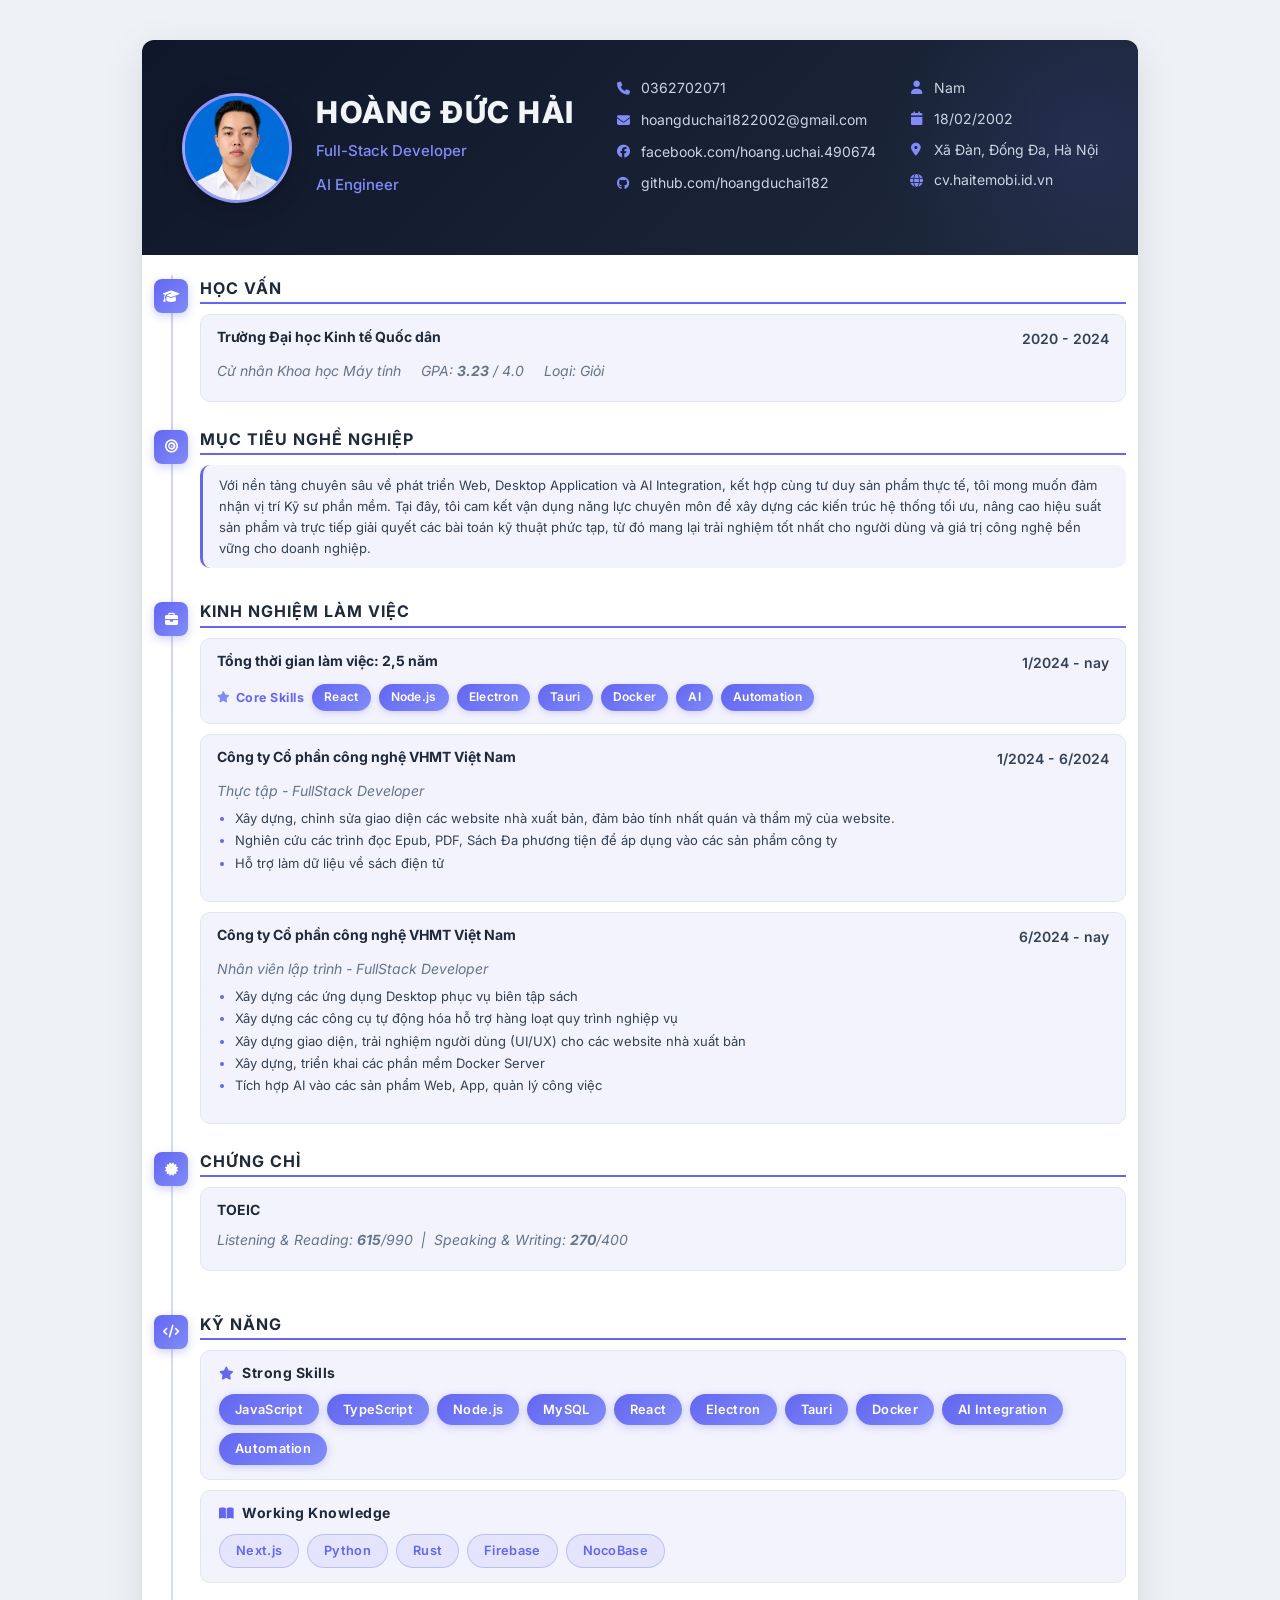
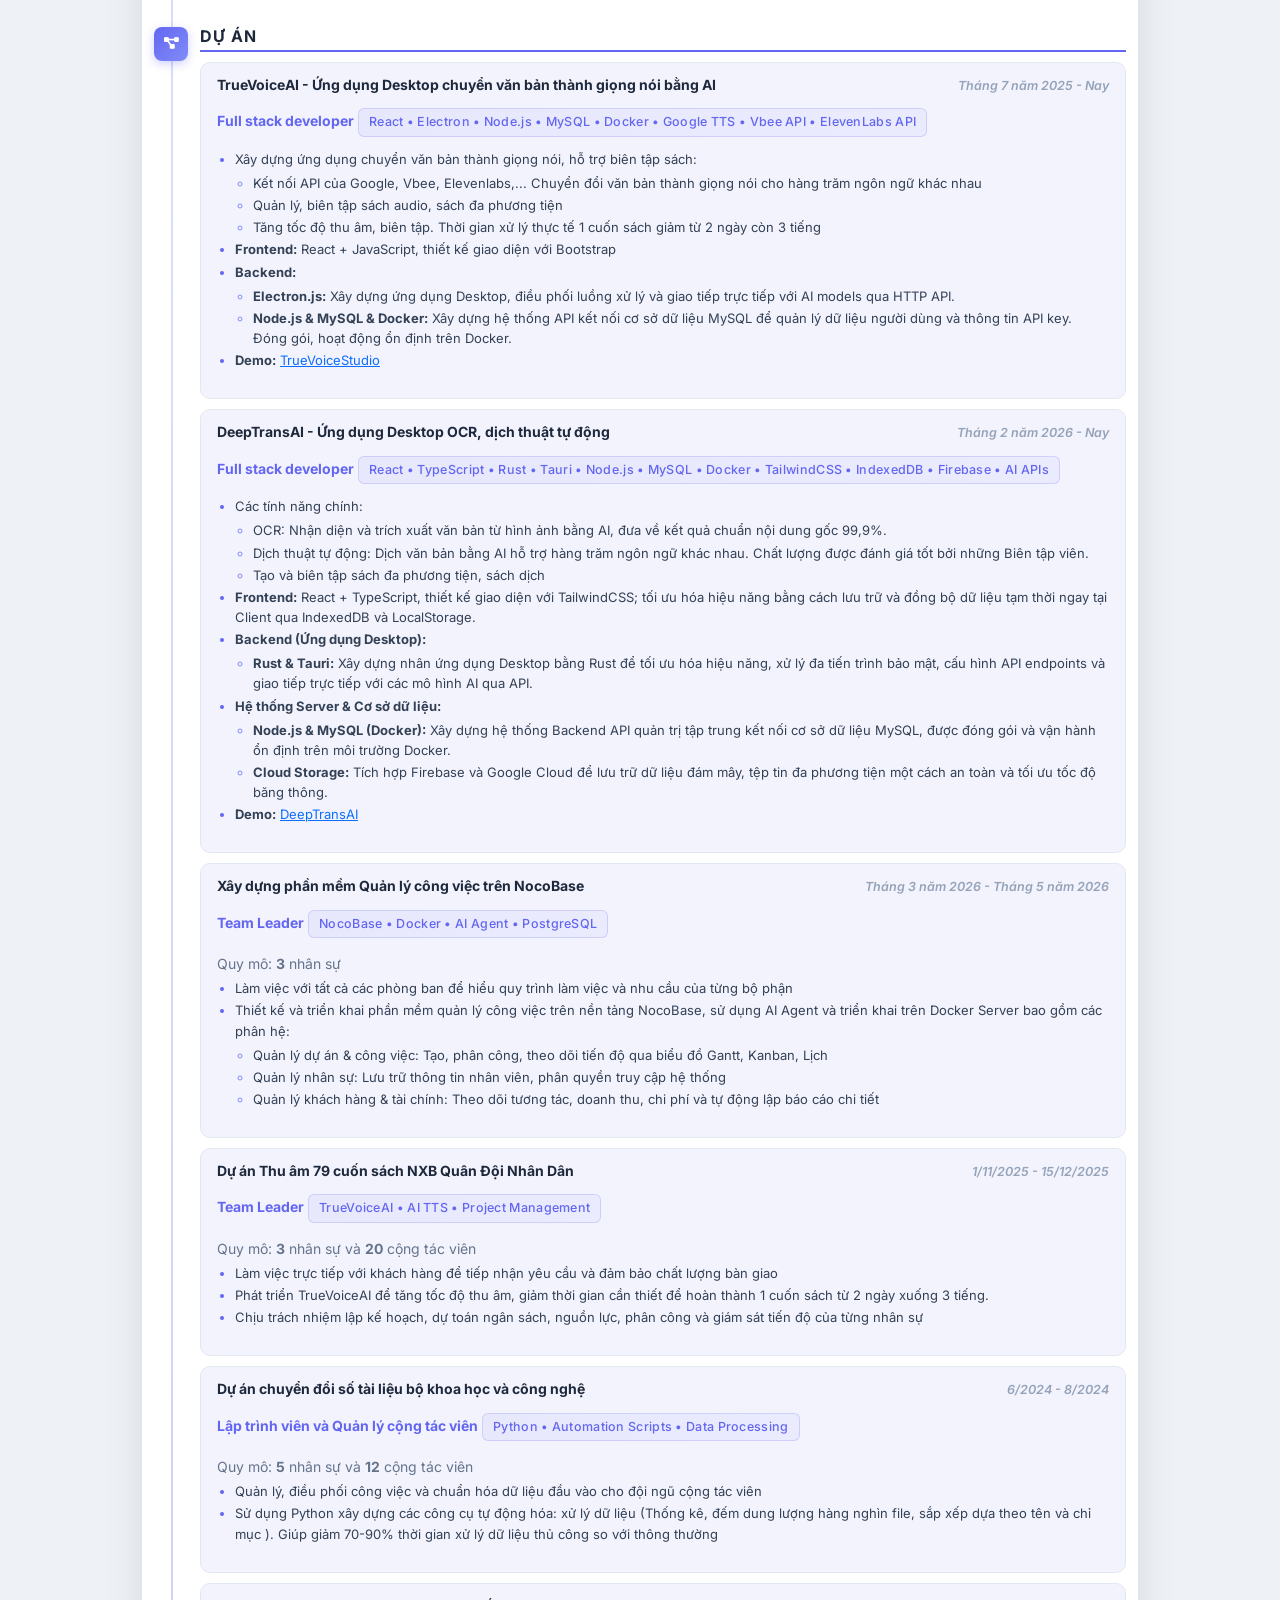
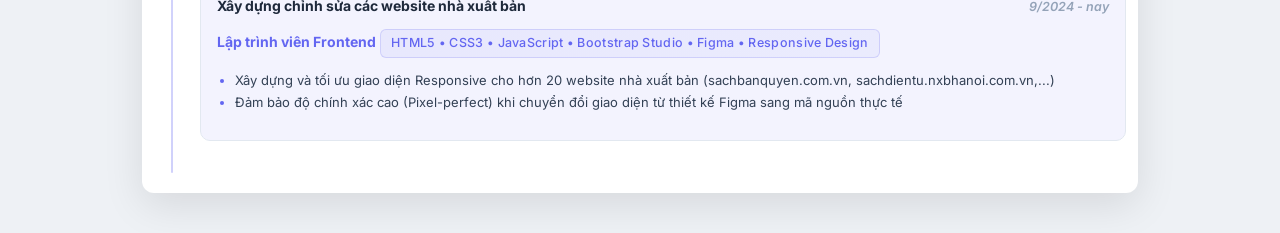
<file: index.html>
<!doctype html>
<html lang="vi">
  <head>
    <meta charset="UTF-8" />
    <meta name="viewport" content="width=device-width, initial-scale=1.0" />
    <title>CV - Hoàng Đức Hải | Full-Stack Developer</title>
    <link
      href="https://cdn.jsdelivr.net/npm/bootstrap@5.3.8/dist/css/bootstrap.min.css"
      rel="stylesheet"
      integrity="sha384-sRIl4kxILFvY47J16cr9ZwB07vP4J8+LH7qKQnuqkuIAvNWLzeN8tE5YBujZqJLB"
      crossorigin="anonymous"
    />
    <link
      rel="stylesheet"
      href="https://cdnjs.cloudflare.com/ajax/libs/font-awesome/6.5.0/css/all.min.css"
    />
    <link
      href="https://fonts.googleapis.com/css2?family=Inter:wght@300;400;500;600;700;800&display=swap"
      rel="stylesheet"
    />
    <link rel="stylesheet" href="style.css" />
  </head>
  <body>
    <div class="cv-container">
      <header class="cv-header">
        <div class="header-left">
          <div class="avatar">
            <img src="ca-nhan.png" alt="Hoàng Đức Hải - Full-stack Developer" />
          </div>
          <div class="name-title">
            <h1>Hoàng Đức Hải</h1>
            <p class="subtitle">Full-Stack Developer</p>
            <p class="subtitle">AI Engineer</p>
          </div>
        </div>

        <div class="header-right">
          <address class="contact-info">
            <p>
              <i class="fas fa-phone" aria-hidden="true"></i>
              <a href="tel:0362702071">0362702071</a>
            </p>
            <p>
              <i class="fas fa-envelope" aria-hidden="true"></i>
              <a href="mailto:hoangduchai1822002@gmail.com"
                >hoangduchai1822002@gmail.com</a
              >
            </p>
            <p>
              <i class="fab fa-facebook" aria-hidden="true"></i>
              <a
                href="https://facebook.com/hoang.uchai.490674"
                target="_blank"
                rel="noopener noreferrer"
                >facebook.com/hoang.uchai.490674</a
              >
            </p>
            <p>
              <i class="fab fa-github" aria-hidden="true"></i>
              <a
                href="https://github.com/hoangduchai182"
                target="_blank"
                rel="noopener noreferrer"
                >github.com/hoangduchai182</a
              >
            </p>
          </address>
          <div class="personal-info">
            <p><i class="fas fa-user" aria-hidden="true"></i> Nam</p>
            <p><i class="fas fa-calendar" aria-hidden="true"></i> 18/02/2002</p>
            <p>
              <i class="fas fa-location-dot" aria-hidden="true"></i> Xã Đàn,
              Đống Đa, Hà Nội
            </p>
            <p>
              <i class="fas fa-globe" aria-hidden="true"></i>
              <a
                href="https://cv.haitemobi.id.vn"
                target="_blank"
                rel="noopener noreferrer"
                >cv.haitemobi.id.vn</a
              >
            </p>
          </div>
        </div>
      </header>

      <main class="cv-body">
        <div class="timeline-line"></div>

        <section class="cv-section">
          <div class="section-icon">
            <i class="fas fa-graduation-cap" aria-hidden="true"></i>
          </div>
          <div class="section-content">
            <h2 class="section-title">Học vấn</h2>
            <div class="content-item">
              <div class="item-header">
                <strong>Trường Đại học Kinh tế Quốc dân</strong>
                <time>2020 - 2024</time>
              </div>
              <p class="item-sub">
                Cử nhân Khoa học Máy tính
                <span class="ms-3">GPA: <strong>3.23</strong> / 4.0</span>
                <span class="ms-3">Loại: Giỏi</span>
              </p>
            </div>
          </div>
        </section>

        <section class="cv-section">
          <div class="section-icon">
            <i class="fas fa-bullseye" aria-hidden="true"></i>
          </div>
          <div class="section-content">
            <h2 class="section-title">Mục tiêu nghề nghiệp</h2>
            <p>
              Với nền tảng chuyên sâu về phát triển Web, Desktop Application và
              AI Integration, kết hợp cùng tư duy sản phẩm thực tế, tôi mong
              muốn đảm nhận vị trí Kỹ sư phần mềm. Tại đây, tôi cam kết vận dụng
              năng lực chuyên môn để xây dựng các kiến trúc hệ thống tối ưu,
              nâng cao hiệu suất sản phẩm và trực tiếp giải quyết các bài toán
              kỹ thuật phức tạp, từ đó mang lại trải nghiệm tốt nhất cho người
              dùng và giá trị công nghệ bền vững cho doanh nghiệp.
            </p>
          </div>
        </section>

        <section class="cv-section">
          <div class="section-icon">
            <i class="fas fa-briefcase" aria-hidden="true"></i>
          </div>
          <div class="section-content">
            <h2 class="section-title">Kinh nghiệm làm việc</h2>
            <div class="content-item">
              <div class="item-header">
                <strong>Tổng thời gian làm việc: 2,5 năm</strong>
                <time>1/2024 - nay</time>
              </div>
              <div class="core-skills">
                <p class="core-skills-label">
                  <i class="fas fa-star" aria-hidden="true"></i> Core Skills
                </p>
                <span>React</span>
                <span>Node.js</span>
                <span>Electron</span>
                <span>Tauri</span>
                <span>Docker</span>
                <span>AI</span>
                <span>Automation</span>
              </div>
            </div>
            <div class="content-item">
              <div class="item-header">
                <strong>Công ty Cổ phần công nghệ VHMT Việt Nam</strong>
                <time>1/2024 - 6/2024</time>
              </div>
              <p class="item-sub">Thực tập - FullStack Developer</p>
              <ul class="details-list">
                <li>
                  Xây dựng, chỉnh sửa giao diện các website nhà xuất bản, đảm
                  bảo tính nhất quán và thẩm mỹ của website.
                </li>
                <li>
                  Nghiên cứu các trình đọc Epub, PDF, Sách Đa phương tiện để áp
                  dụng vào các sản phẩm công ty
                </li>
                <li>Hỗ trợ làm dữ liệu về sách điện tử</li>
              </ul>
            </div>
            <div class="content-item">
              <div class="item-header">
                <strong>Công ty Cổ phần công nghệ VHMT Việt Nam</strong>
                <time>6/2024 - nay</time>
              </div>
              <p class="item-sub">Nhân viên lập trình - FullStack Developer</p>
              <ul class="details-list">
                <li>Xây dựng các ứng dụng Desktop phục vụ biên tập sách</li>
                <li>
                  Xây dựng các công cụ tự động hóa hỗ trợ hàng loạt quy trình
                  nghiệp vụ
                </li>
                <li>
                  Xây dựng giao diện, trải nghiệm người dùng (UI/UX) cho các
                  website nhà xuất bản
                </li>
                <li>Xây dựng, triển khai các phần mềm Docker Server</li>
                <li>
                  Tích hợp AI vào các sản phẩm Web, App, quản lý công việc
                </li>
              </ul>
            </div>
          </div>
        </section>

        <section class="cv-section">
          <div class="section-icon">
            <i class="fas fa-certificate" aria-hidden="true"></i>
          </div>
          <div class="section-content mb-3">
            <h2 class="section-title">Chứng chỉ</h2>

            <div class="content-item">
              <div class="item-header">
                <strong>TOEIC</strong>
              </div>
              <p class="item-sub">
                Listening & Reading: <b>615</b>/990 &nbsp;|&nbsp; Speaking &
                Writing: <b>270</b>/400
              </p>
            </div>
          </div>
        </section>

        <section class="cv-section">
          <div class="section-icon">
            <i class="fas fa-code" aria-hidden="true"></i>
          </div>
          <div class="section-content mb-3">
            <h2 class="section-title">Kỹ năng</h2>

            <div class="skills-category">
              <div class="skills-category-header">
                <i class="fas fa-star" aria-hidden="true"></i>
                <h3>Strong Skills</h3>
              </div>
              <div class="skills-badges">
                <span class="skill-badge skill-strong">JavaScript</span>
                <span class="skill-badge skill-strong">TypeScript</span>
                <span class="skill-badge skill-strong">Node.js</span>
                <span class="skill-badge skill-strong">MySQL</span>
                <span class="skill-badge skill-strong">React</span>
                <span class="skill-badge skill-strong">Electron</span>
                <span class="skill-badge skill-strong">Tauri</span>
                <span class="skill-badge skill-strong">Docker</span>
                <span class="skill-badge skill-strong">AI Integration</span>
                <span class="skill-badge skill-strong">Automation</span>
              </div>
            </div>

            <div class="skills-category">
              <div class="skills-category-header">
                <i class="fas fa-book-open" aria-hidden="true"></i>
                <h3>Working Knowledge</h3>
              </div>
              <div class="skills-badges">
                <span class="skill-badge skill-working">Next.js</span>
                <span class="skill-badge skill-working">Python</span>
                <span class="skill-badge skill-working">Rust</span>
                <span class="skill-badge skill-working">Firebase</span>
                <span class="skill-badge skill-working">NocoBase</span>
              </div>
            </div>
          </div>
        </section>

        <section class="cv-section">
          <div class="section-icon">
            <i class="fas fa-diagram-project" aria-hidden="true"></i>
          </div>
          <div class="section-content">
            <h2 class="section-title">Dự án</h2>

            <div class="content-item">
              <div class="item-header">
                <strong
                  >TrueVoiceAI - Ứng dụng Desktop chuyển văn bản thành giọng nói
                  bằng AI</strong
                >
                <p class="item-date">Tháng 7 năm 2025 - Nay</p>
              </div>

              <p class="item-role">Full stack developer</p>
              <p class="tech-stack">
                React • Electron • Node.js • MySQL • Docker • Google TTS • Vbee
                API • ElevenLabs API
              </p>
              <ul class="details-list">
                <li>
                  Xây dựng ứng dụng chuyển văn bản thành giọng nói, hỗ trợ biên
                  tập sách:
                  <ul>
                    <li>
                      Kết nối API của Google, Vbee, Elevenlabs,... Chuyển đổi
                      văn bản thành giọng nói cho hàng trăm ngôn ngữ khác nhau
                    </li>
                    <li>Quản lý, biên tập sách audio, sách đa phương tiện</li>
                    <li>
                      Tăng tốc độ thu âm, biên tập. Thời gian xử lý thực tế 1
                      cuốn sách giảm từ 2 ngày còn 3 tiếng
                    </li>
                  </ul>
                </li>
                <li>
                  <strong>Frontend:</strong> React + JavaScript, thiết kế giao
                  diện với Bootstrap
                </li>
                <li>
                  <strong>Backend:</strong>
                  <ul>
                    <li>
                      <strong>Electron.js:</strong> Xây dựng ứng dụng Desktop,
                      điều phối luồng xử lý và giao tiếp trực tiếp với AI models
                      qua HTTP API.
                    </li>
                    <li>
                      <strong>Node.js &amp; MySQL &amp; Docker:</strong> Xây
                      dựng hệ thống API kết nối cơ sở dữ liệu MySQL để quản lý
                      dữ liệu người dùng và thông tin API key. Đóng gói, hoạt
                      động ổn định trên Docker.
                    </li>
                  </ul>
                </li>
                <li>
                  <strong>Demo:</strong>
                  <a href="./truevoicestudio.html">TrueVoiceStudio</a>
                </li>
              </ul>
            </div>

            <div class="content-item">
              <div class="item-header">
                <strong
                  >DeepTransAI - Ứng dụng Desktop OCR, dịch thuật tự
                  động</strong
                >
                <p class="item-date">Tháng 2 năm 2026 - Nay</p>
              </div>

              <p class="item-role">Full stack developer</p>
              <p class="tech-stack">
                React • TypeScript • Rust • Tauri • Node.js • MySQL • Docker •
                TailwindCSS • IndexedDB • Firebase • AI APIs
              </p>
              <ul class="details-list">
                <li>
                  Các tính năng chính:
                  <ul>
                    <li>
                      OCR: Nhận diện và trích xuất văn bản từ hình ảnh bằng AI,
                      đưa về kết quả chuẩn nội dung gốc 99,9%.
                    </li>
                    <li>
                      Dịch thuật tự động: Dịch văn bản bằng AI hỗ trợ hàng trăm
                      ngôn ngữ khác nhau. Chất lượng được đánh giá tốt bởi những
                      Biên tập viên.
                    </li>
                    <li>Tạo và biên tập sách đa phương tiện, sách dịch</li>
                  </ul>
                </li>
                <li>
                  <strong>Frontend:</strong> React + TypeScript, thiết kế giao
                  diện với TailwindCSS; tối ưu hóa hiệu năng bằng cách lưu trữ
                  và đồng bộ dữ liệu tạm thời ngay tại Client qua IndexedDB và
                  LocalStorage.
                </li>
                <li>
                  <strong>Backend (Ứng dụng Desktop):</strong>
                  <ul>
                    <li>
                      <strong>Rust &amp; Tauri:</strong> Xây dựng nhân ứng dụng
                      Desktop bằng Rust để tối ưu hóa hiệu năng, xử lý đa tiến
                      trình bảo mật, cấu hình API endpoints và giao tiếp trực
                      tiếp với các mô hình AI qua API.
                    </li>
                  </ul>
                </li>
                <li>
                  <strong>Hệ thống Server &amp; Cơ sở dữ liệu:</strong>
                  <ul>
                    <li>
                      <strong>Node.js &amp; MySQL (Docker):</strong> Xây dựng hệ
                      thống Backend API quản trị tập trung kết nối cơ sở dữ liệu
                      MySQL, được đóng gói và vận hành ổn định trên môi trường
                      Docker.
                    </li>
                    <li>
                      <strong>Cloud Storage:</strong> Tích hợp Firebase và
                      Google Cloud để lưu trữ dữ liệu đám mây, tệp tin đa phương
                      tiện một cách an toàn và tối ưu tốc độ băng thông.
                    </li>
                  </ul>
                </li>
                <li>
                  <strong>Demo:</strong>
                  <a href="./deeptransai.html">DeepTransAI</a>
                </li>
              </ul>
            </div>

            <div class="content-item">
              <div class="item-header">
                <strong
                  >Xây dựng phần mềm Quản lý công việc trên NocoBase</strong
                >
                <p class="item-date">Tháng 3 năm 2026 - Tháng 5 năm 2026</p>
              </div>

              <p class="item-role">Team Leader</p>
              <p class="tech-stack">
                NocoBase • Docker • AI Agent • PostgreSQL
              </p>
              <p class="item-description">Quy mô: <strong>3</strong> nhân sự</p>
              <ul class="details-list">
                <li>
                  Làm việc với tất cả các phòng ban để hiểu quy trình làm việc
                  và nhu cầu của từng bộ phận
                </li>
                <li>
                  Thiết kế và triển khai phần mềm quản lý công việc trên nền
                  tảng NocoBase, sử dụng AI Agent và triển khai trên Docker
                  Server bao gồm các phân hệ:
                  <ul>
                    <li>
                      Quản lý dự án &amp; công việc: Tạo, phân công, theo dõi
                      tiến độ qua biểu đồ Gantt, Kanban, Lịch
                    </li>
                    <li>
                      Quản lý nhân sự: Lưu trữ thông tin nhân viên, phân quyền
                      truy cập hệ thống
                    </li>
                    <li>
                      Quản lý khách hàng &amp; tài chính: Theo dõi tương tác,
                      doanh thu, chi phí và tự động lập báo cáo chi tiết
                    </li>
                  </ul>
                </li>
              </ul>
            </div>

            <div class="content-item">
              <div class="item-header">
                <strong>Dự án Thu âm 79 cuốn sách NXB Quân Đội Nhân Dân</strong>
                <p class="item-date">1/11/2025 - 15/12/2025</p>
              </div>

              <p class="item-role">Team Leader</p>
              <p class="tech-stack">
                TrueVoiceAI • AI TTS • Project Management
              </p>
              <p class="item-description">
                Quy mô: <strong>3</strong> nhân sự và <strong>20</strong> cộng
                tác viên
              </p>
              <ul class="details-list">
                <li>
                  Làm việc trực tiếp với khách hàng để tiếp nhận yêu cầu và đảm
                  bảo chất lượng bàn giao
                </li>
                <li>
                  Phát triển TrueVoiceAI để tăng tốc độ thu âm, giảm thời gian
                  cần thiết để hoàn thành 1 cuốn sách từ 2 ngày xuống 3 tiếng.
                </li>
                <li>
                  Chịu trách nhiệm lập kế hoạch, dự toán ngân sách, nguồn lực,
                  phân công và giám sát tiến độ của từng nhân sự
                </li>
              </ul>
            </div>

            <div class="content-item">
              <div class="item-header">
                <strong
                  >Dự án chuyển đổi số tài liệu bộ khoa học và công nghệ</strong
                >
                <p class="item-date">6/2024 - 8/2024</p>
              </div>

              <p class="item-role">Lập trình viên và Quản lý cộng tác viên</p>
              <p class="tech-stack">
                Python • Automation Scripts • Data Processing
              </p>
              <p class="item-description">
                Quy mô: <strong>5</strong> nhân sự và <strong>12</strong> cộng
                tác viên
              </p>
              <ul class="details-list">
                <li>
                  Quản lý, điều phối công việc và chuẩn hóa dữ liệu đầu vào cho
                  đội ngũ cộng tác viên
                </li>
                <li>
                  Sử dụng Python xây dựng các công cụ tự động hóa: xử lý dữ liệu
                  (Thống kê, đếm dung lượng hàng nghìn file, sắp xếp dựa theo
                  tên và chỉ mục ). Giúp giảm 70-90% thời gian xử lý dữ liệu thủ
                  công so với thông thường
                </li>
              </ul>
            </div>

            <div class="content-item">
              <div class="item-header">
                <strong>Xây dựng chỉnh sửa các website nhà xuất bản</strong>
                <p class="item-date">9/2024 - nay</p>
              </div>

              <p class="item-role">Lập trình viên Frontend</p>
              <p class="tech-stack">
                HTML5 • CSS3 • JavaScript • Bootstrap Studio • Figma •
                Responsive Design
              </p>
              <ul class="details-list">
                <li>
                  Xây dựng và tối ưu giao diện Responsive cho hơn 20 website nhà
                  xuất bản (sachbanquyen.com.vn, sachdientu.nxbhanoi.com.vn,...)
                </li>
                <li>
                  Đảm bảo độ chính xác cao (Pixel-perfect) khi chuyển đổi giao
                  diện từ thiết kế Figma sang mã nguồn thực tế
                </li>
              </ul>
            </div>
          </div>
        </section>
      </main>
    </div>
  </body>
</html>
</file>
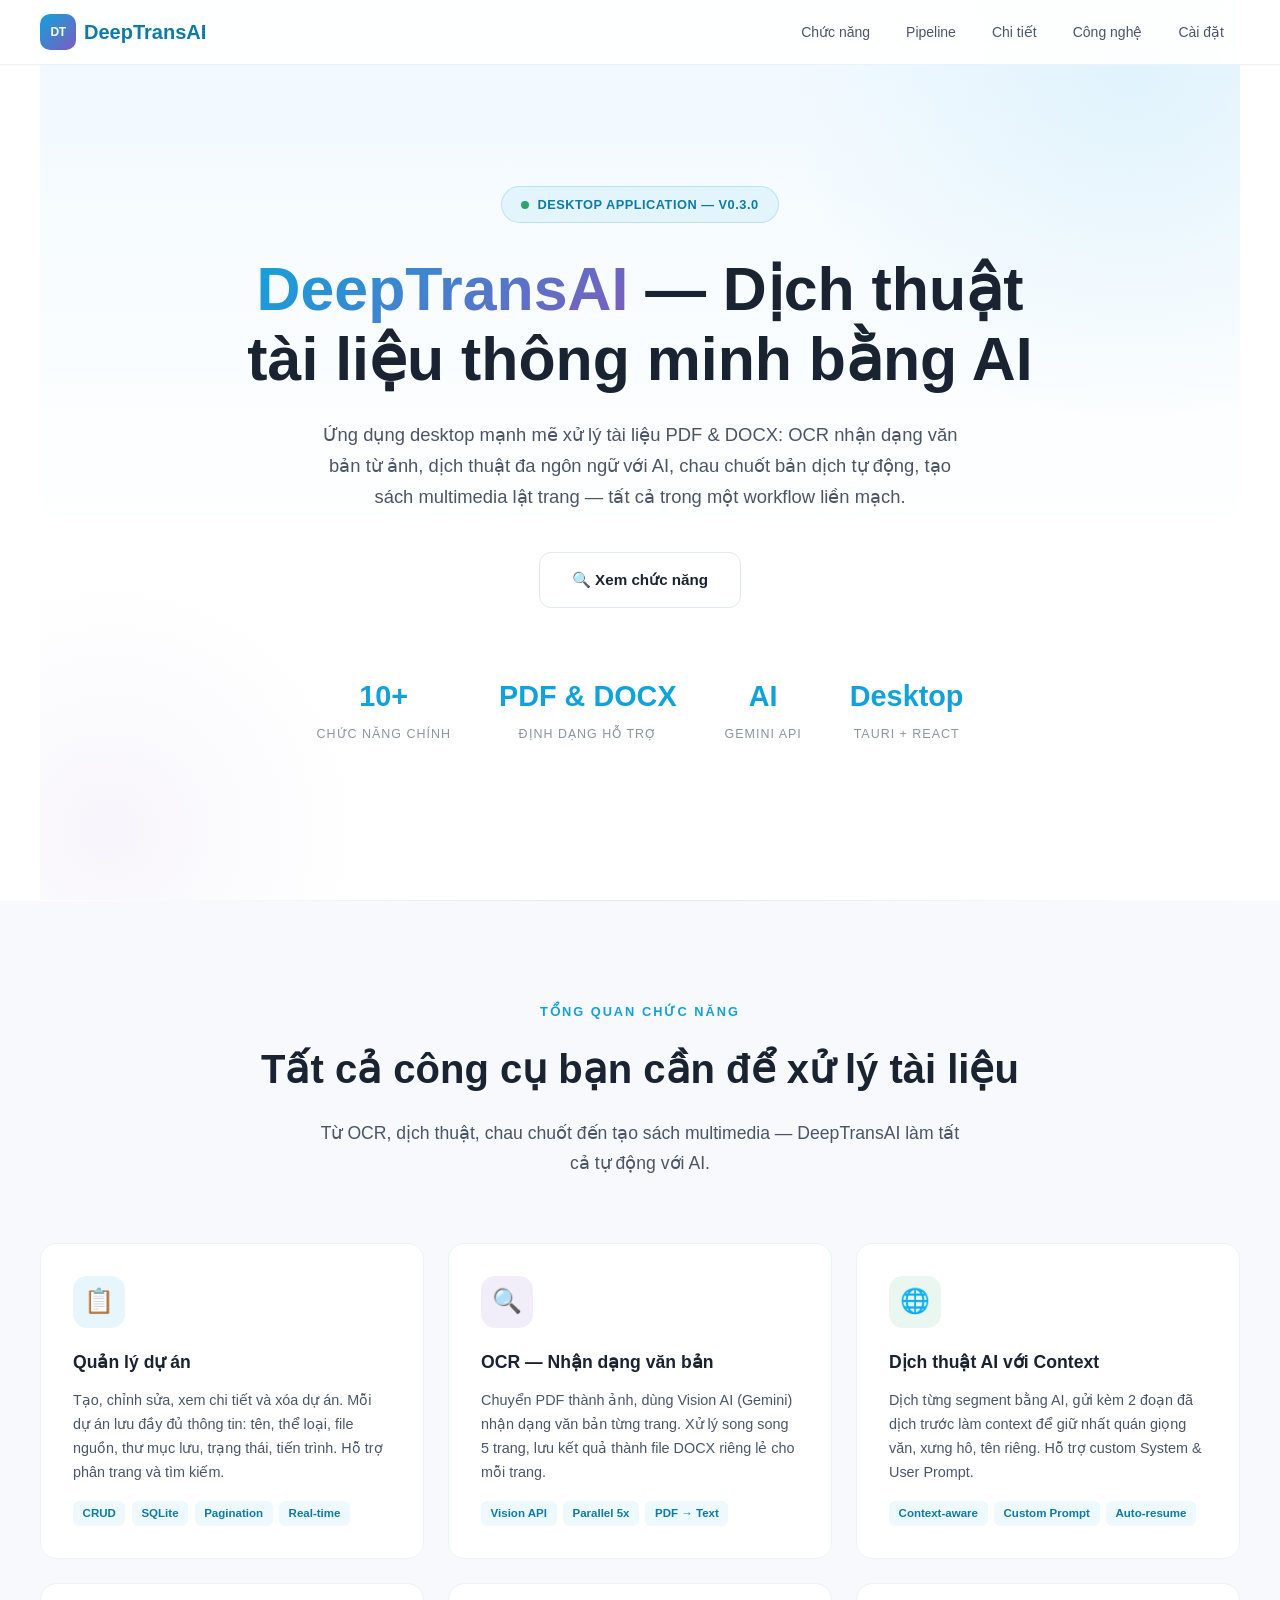
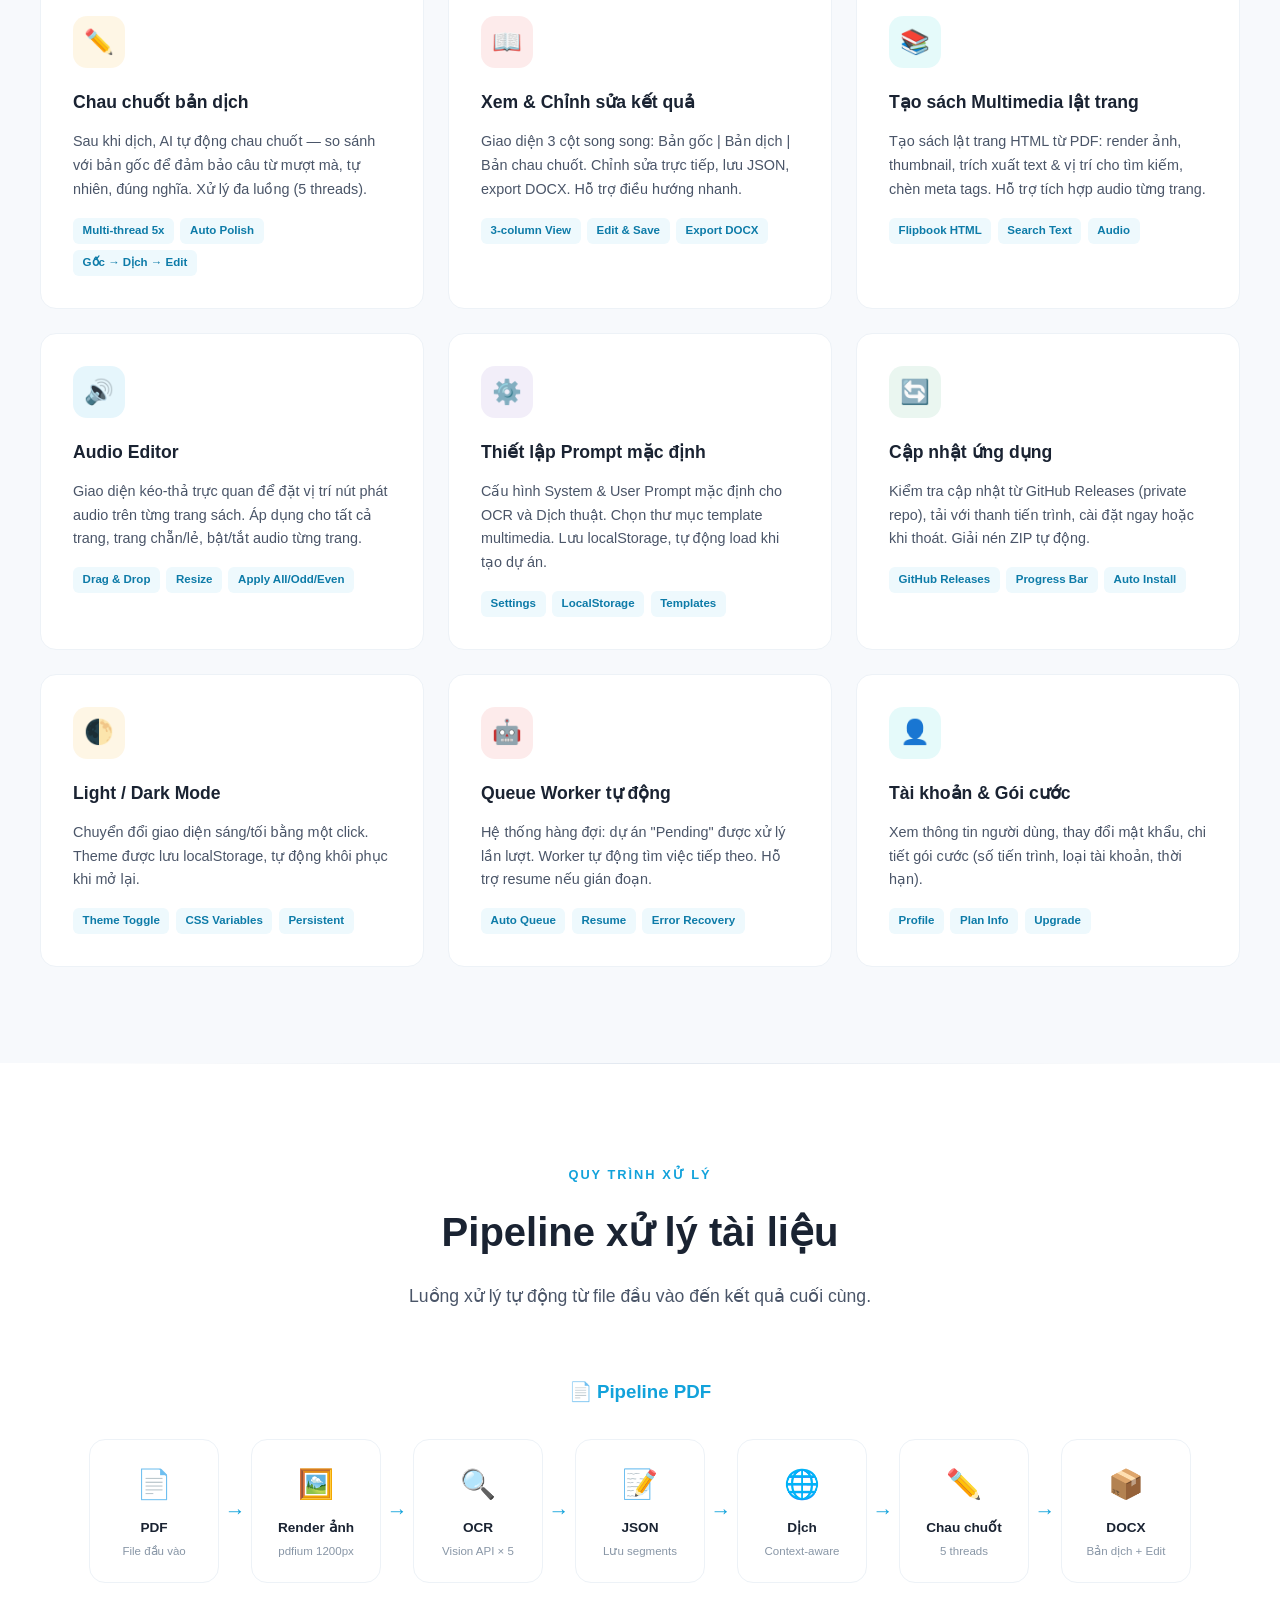
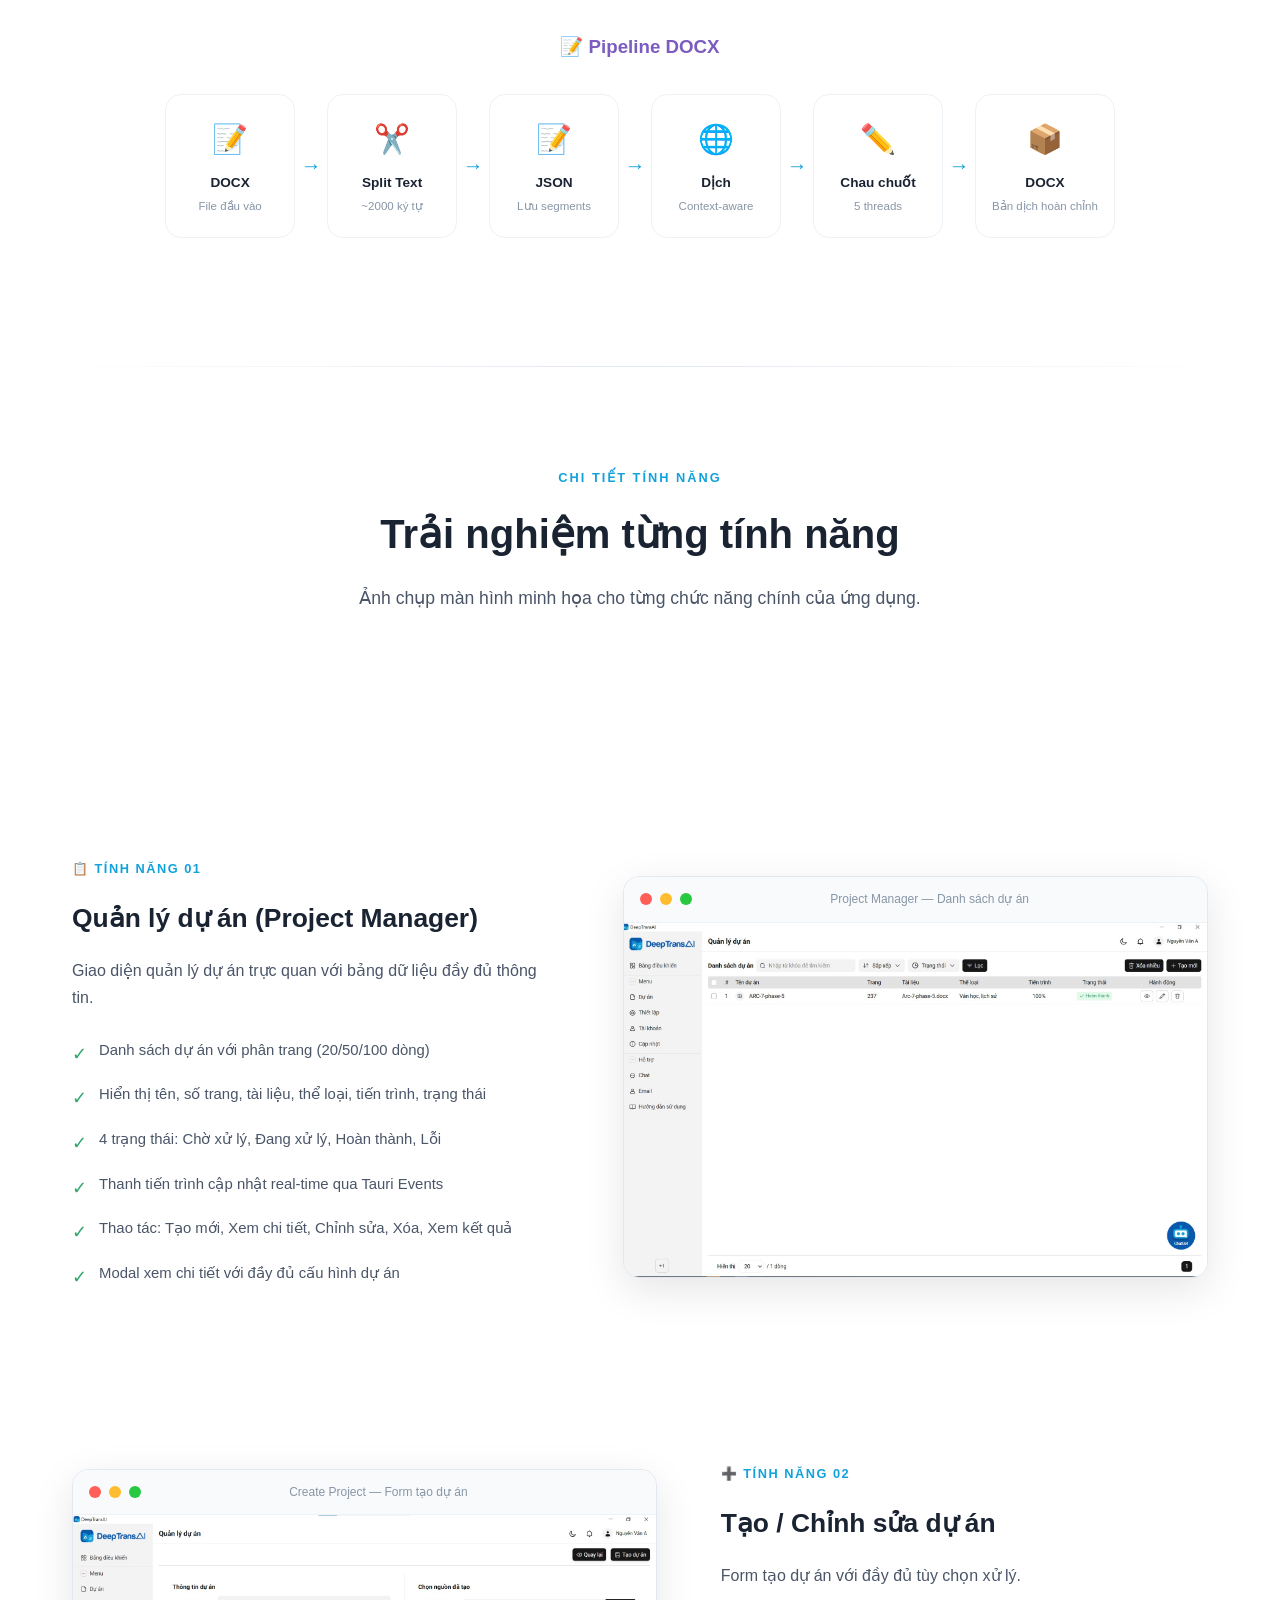
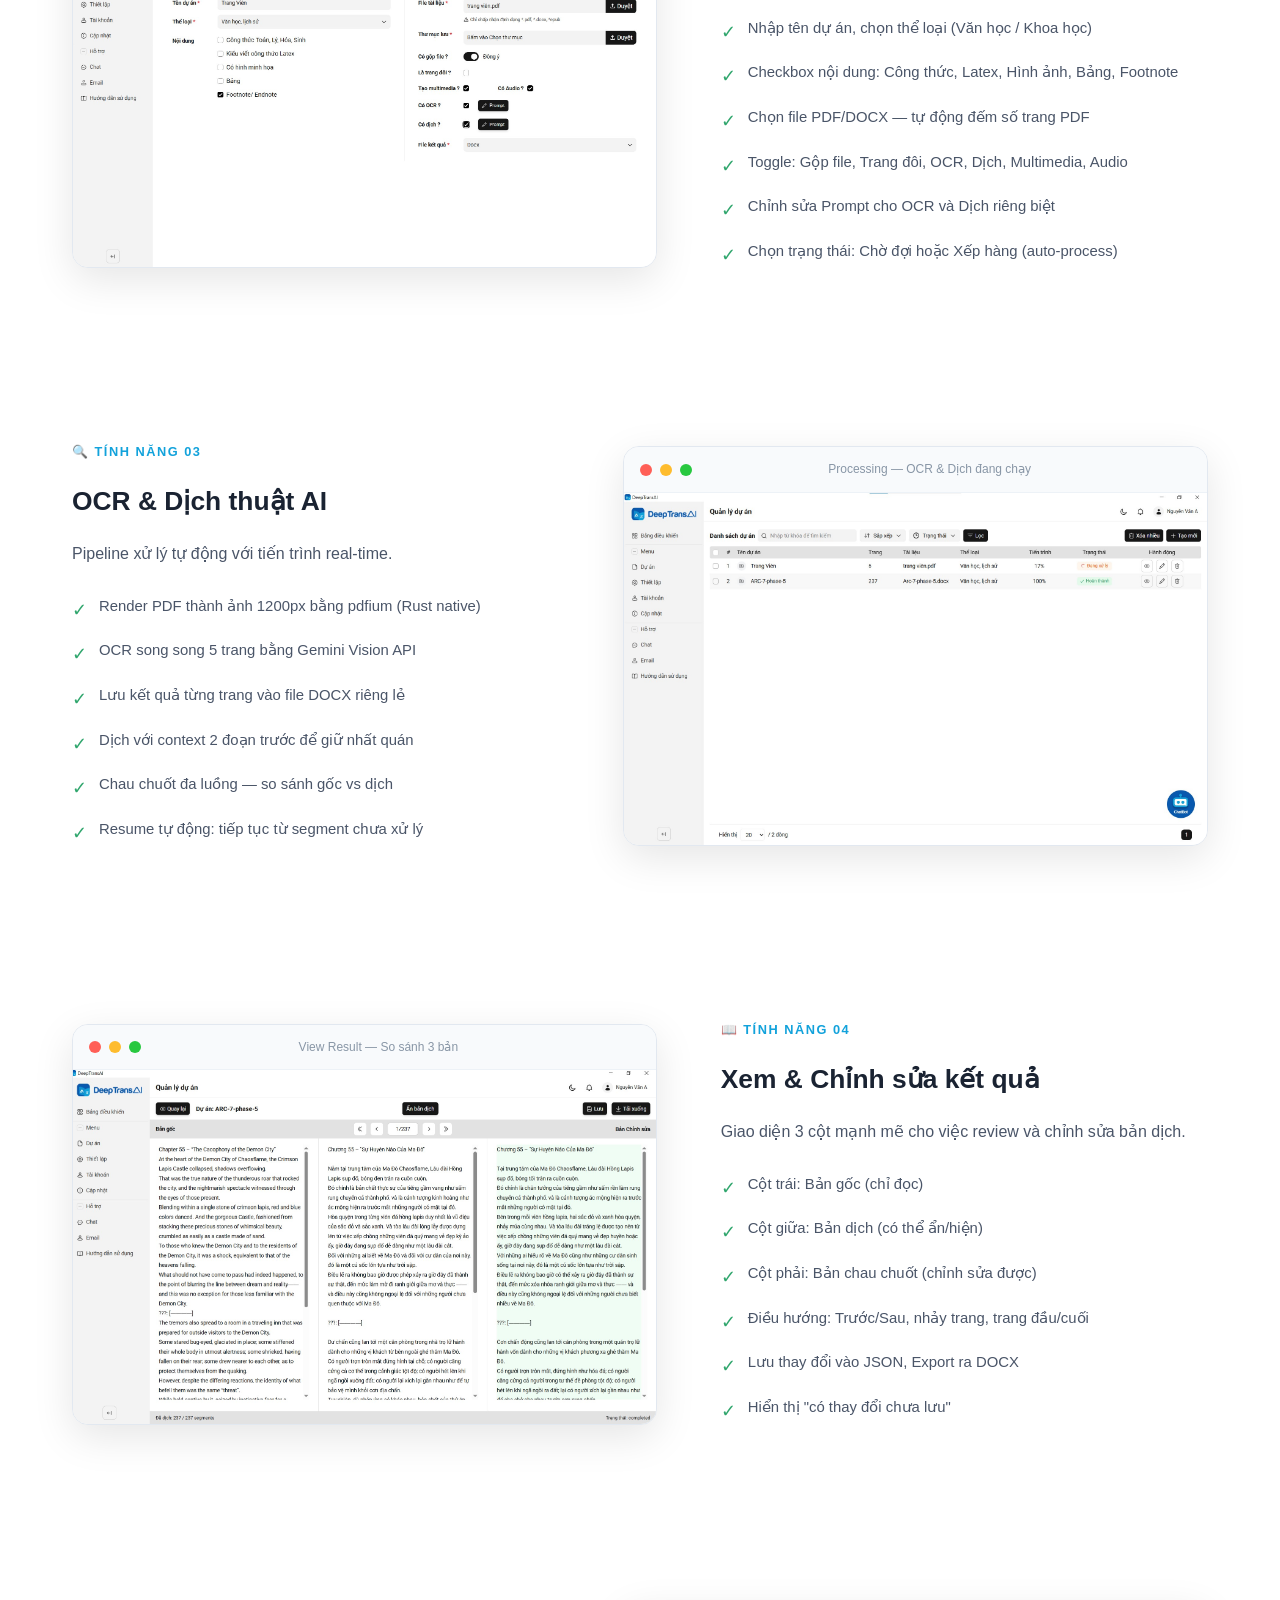
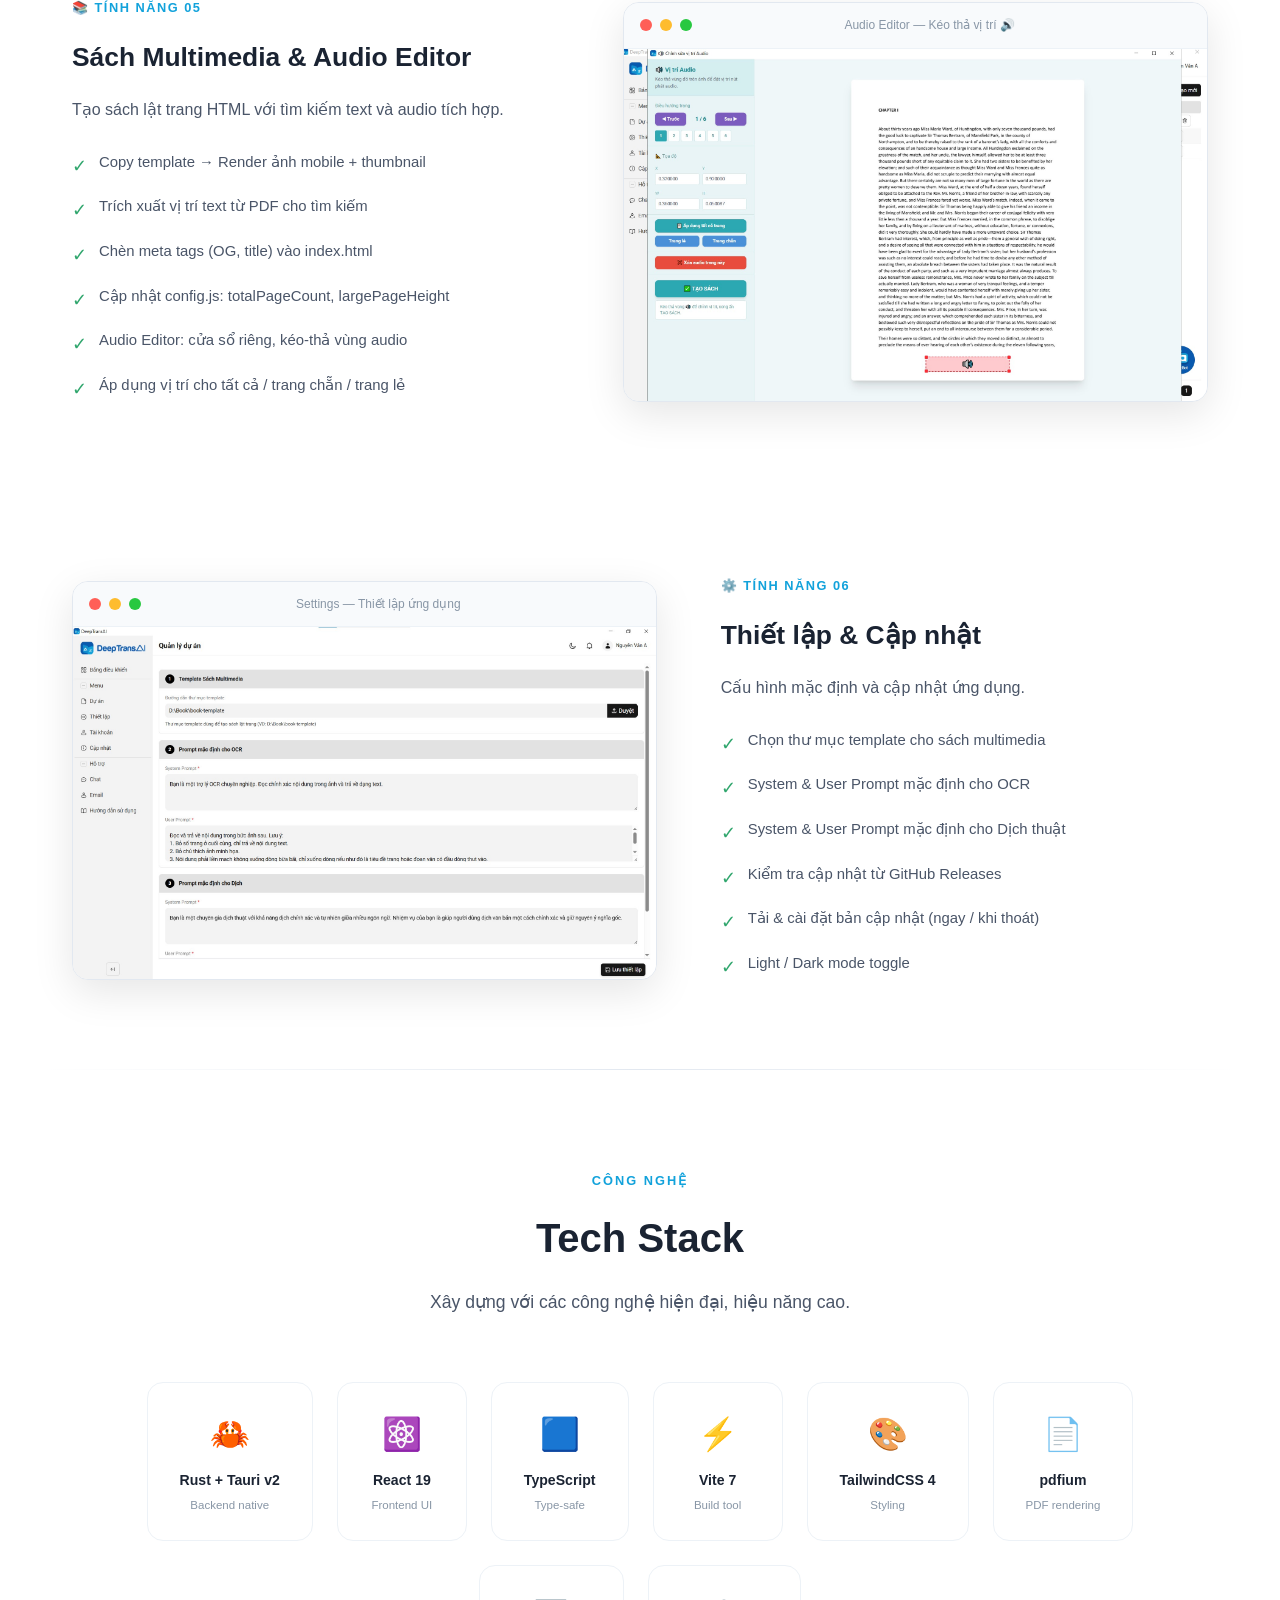
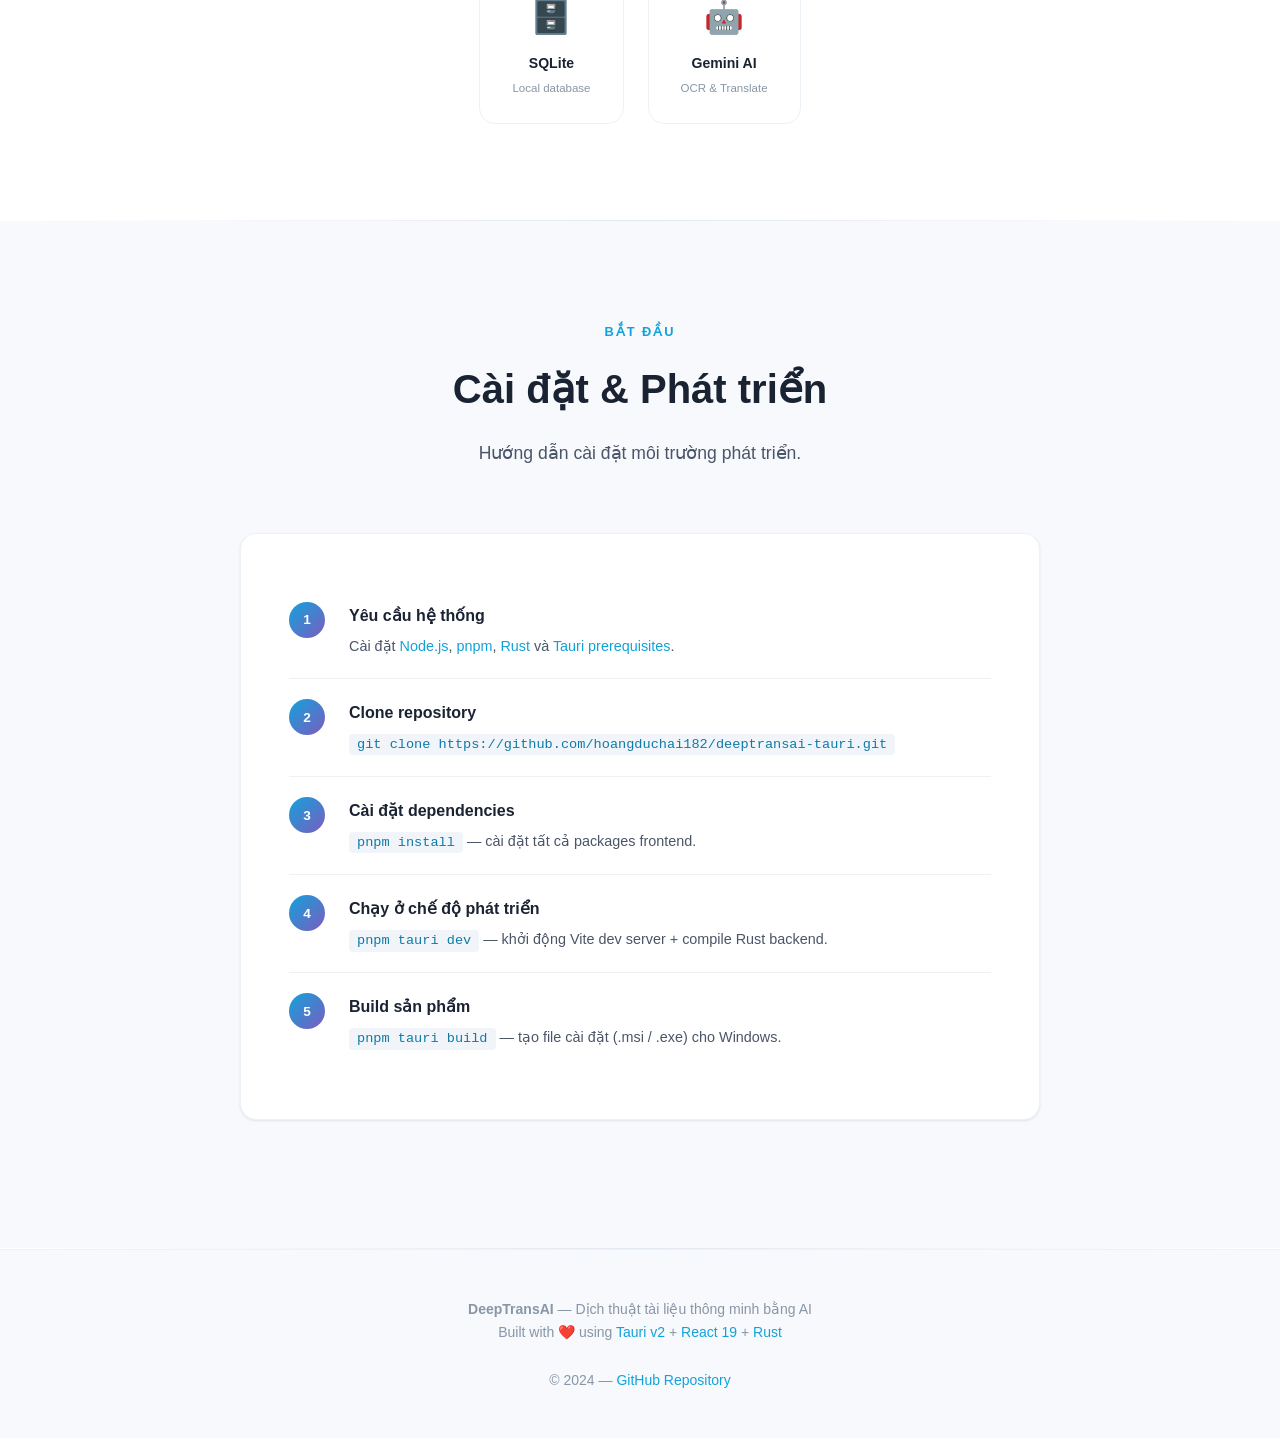
<file: deeptransai.html>
<!doctype html>
<html lang="vi">
  <head>
    <meta charset="UTF-8" />
    <meta name="viewport" content="width=device-width, initial-scale=1.0" />
    <title>DeepTransAI — Demo & Giới thiệu chức năng</title>
    <style>
      /* ===== CSS Variables & Reset ===== */
      :root {
        --primary: #12a2db;
        --primary-light: #4fc3f7;
        --primary-dark: #0d7ba8;
        --accent: #7c5cbf;
        --accent-light: #a29bfe;
        --bg: #ffffff;
        --bg-soft: #f7f9fc;
        --bg-card: #ffffff;
        --bg-card-hover: #f0f7ff;
        --text-primary: #1a2332;
        --text-secondary: #4a5568;
        --text-muted: #8896a6;
        --border: #e2e8f0;
        --border-light: #edf2f7;
        --success: #30a66d;
        --warning: #f0a500;
        --danger: #e53e3e;
        --code-bg: #f1f5f9;
        --shadow-sm:
          0 1px 3px rgba(0, 0, 0, 0.06), 0 1px 2px rgba(0, 0, 0, 0.04);
        --shadow: 0 4px 16px rgba(0, 0, 0, 0.08);
        --shadow-lg: 0 12px 40px rgba(0, 0, 0, 0.1);
        --shadow-xl: 0 20px 60px rgba(0, 0, 0, 0.12);
        --radius: 16px;
        --radius-sm: 8px;
        --transition: all 0.3s cubic-bezier(0.4, 0, 0.2, 1);
      }

      * {
        margin: 0;
        padding: 0;
        box-sizing: border-box;
      }
      html {
        scroll-behavior: smooth;
      }

      body {
        font-family:
          "Segoe UI",
          -apple-system,
          BlinkMacSystemFont,
          "Roboto",
          "Helvetica Neue",
          sans-serif;
        background: var(--bg);
        color: var(--text-primary);
        line-height: 1.7;
        overflow-x: hidden;
      }

      ::-webkit-scrollbar {
        width: 8px;
      }
      ::-webkit-scrollbar-track {
        background: var(--bg-soft);
      }
      ::-webkit-scrollbar-thumb {
        background: #c4cdd5;
        border-radius: 4px;
      }
      ::-webkit-scrollbar-thumb:hover {
        background: var(--primary);
      }

      /* ===== Fade-in Animation ===== */
      .fade-in {
        opacity: 0;
        transform: translateY(40px);
        transition:
          opacity 0.7s ease-out,
          transform 0.7s ease-out;
      }
      .fade-in.visible {
        opacity: 1;
        transform: translateY(0);
      }
      .fade-in-left {
        opacity: 0;
        transform: translateX(-50px);
        transition:
          opacity 0.7s ease-out,
          transform 0.7s ease-out;
      }
      .fade-in-left.visible {
        opacity: 1;
        transform: translateX(0);
      }
      .fade-in-right {
        opacity: 0;
        transform: translateX(50px);
        transition:
          opacity 0.7s ease-out,
          transform 0.7s ease-out;
      }
      .fade-in-right.visible {
        opacity: 1;
        transform: translateX(0);
      }
      .fade-in-scale {
        opacity: 0;
        transform: scale(0.92);
        transition:
          opacity 0.6s ease-out,
          transform 0.6s ease-out;
      }
      .fade-in-scale.visible {
        opacity: 1;
        transform: scale(1);
      }

      /* Stagger children */
      .stagger > * {
        transition-delay: calc(var(--i, 0) * 0.1s);
      }

      /* ===== Navigation ===== */
      nav {
        position: fixed;
        top: 0;
        left: 0;
        right: 0;
        z-index: 1000;
        background: rgba(255, 255, 255, 0.92);
        backdrop-filter: blur(20px);
        border-bottom: 1px solid var(--border-light);
        padding: 0 2rem;
      }
      nav .nav-inner {
        max-width: 1200px;
        margin: 0 auto;
        display: flex;
        align-items: center;
        justify-content: space-between;
        height: 64px;
      }
      nav .logo {
        font-size: 1.25rem;
        font-weight: 700;
        color: var(--primary-dark);
        text-decoration: none;
        display: flex;
        align-items: center;
        gap: 0.5rem;
      }
      nav .logo .logo-icon {
        width: 36px;
        height: 36px;
        background: linear-gradient(135deg, var(--primary), var(--accent));
        border-radius: 10px;
        display: flex;
        align-items: center;
        justify-content: center;
        font-size: 0.75rem;
        color: #fff;
        font-weight: 900;
        letter-spacing: -0.5px;
      }
      nav ul {
        list-style: none;
        display: flex;
        gap: 0.25rem;
      }
      nav ul li a {
        color: var(--text-secondary);
        text-decoration: none;
        padding: 0.5rem 1rem;
        border-radius: var(--radius-sm);
        font-size: 0.875rem;
        font-weight: 500;
        transition: var(--transition);
      }
      nav ul li a:hover {
        color: var(--primary-dark);
        background: rgba(18, 162, 219, 0.08);
      }

      /* ===== Hero ===== */
      .hero {
        min-height: 100vh;
        display: flex;
        align-items: center;
        justify-content: center;
        text-align: center;
        padding: 6rem 2rem 4rem;
        position: relative;
        overflow: hidden;
        background: linear-gradient(180deg, #f0f9ff 0%, #ffffff 60%);
      }
      .hero::before {
        content: "";
        position: absolute;
        top: -30%;
        right: -20%;
        width: 700px;
        height: 700px;
        background: radial-gradient(
          circle,
          rgba(18, 162, 219, 0.08) 0%,
          transparent 70%
        );
        border-radius: 50%;
      }
      .hero::after {
        content: "";
        position: absolute;
        bottom: -20%;
        left: -15%;
        width: 500px;
        height: 500px;
        background: radial-gradient(
          circle,
          rgba(124, 92, 191, 0.06) 0%,
          transparent 70%
        );
        border-radius: 50%;
      }
      .hero-content {
        position: relative;
        z-index: 1;
        max-width: 850px;
      }
      .hero .badge {
        display: inline-flex;
        align-items: center;
        gap: 0.5rem;
        background: rgba(18, 162, 219, 0.08);
        border: 1px solid rgba(18, 162, 219, 0.2);
        color: var(--primary-dark);
        padding: 0.4rem 1.2rem;
        border-radius: 50px;
        font-size: 0.8rem;
        font-weight: 600;
        margin-bottom: 2rem;
        letter-spacing: 0.5px;
        text-transform: uppercase;
      }
      .hero .badge .dot {
        width: 8px;
        height: 8px;
        background: var(--success);
        border-radius: 50%;
        animation: pulse 2s ease-in-out infinite;
      }
      @keyframes pulse {
        0%,
        100% {
          opacity: 1;
          transform: scale(1);
        }
        50% {
          opacity: 0.5;
          transform: scale(0.8);
        }
      }
      .hero h1 {
        font-size: clamp(2.5rem, 6vw, 3.8rem);
        font-weight: 800;
        line-height: 1.15;
        margin-bottom: 1.5rem;
        color: var(--text-primary);
      }
      .hero h1 .highlight {
        background: linear-gradient(
          135deg,
          var(--primary) 0%,
          var(--accent) 100%
        );
        -webkit-background-clip: text;
        -webkit-text-fill-color: transparent;
        background-clip: text;
      }
      .hero p {
        font-size: 1.15rem;
        color: var(--text-secondary);
        max-width: 650px;
        margin: 0 auto 2.5rem;
      }
      .hero-buttons {
        display: flex;
        gap: 1rem;
        justify-content: center;
        flex-wrap: wrap;
      }
      .btn {
        display: inline-flex;
        align-items: center;
        gap: 0.5rem;
        padding: 0.85rem 2rem;
        border-radius: 12px;
        font-size: 0.95rem;
        font-weight: 600;
        text-decoration: none;
        transition: var(--transition);
        cursor: pointer;
        border: none;
      }
      .btn-primary {
        background: linear-gradient(
          135deg,
          var(--primary),
          var(--primary-dark)
        );
        color: #fff;
        box-shadow: 0 4px 16px rgba(18, 162, 219, 0.25);
      }
      .btn-primary:hover {
        transform: translateY(-2px);
        box-shadow: 0 8px 28px rgba(18, 162, 219, 0.4);
      }
      .btn-secondary {
        background: var(--bg);
        color: var(--text-primary);
        border: 1.5px solid var(--border);
      }
      .btn-secondary:hover {
        background: var(--bg-soft);
        border-color: var(--primary);
        transform: translateY(-2px);
      }

      /* ===== Stats ===== */
      .stats-bar {
        display: flex;
        justify-content: center;
        gap: 3rem;
        margin-top: 4rem;
        flex-wrap: wrap;
      }
      .stat-item {
        text-align: center;
      }
      .stat-item .stat-number {
        font-size: 1.8rem;
        font-weight: 800;
        color: var(--primary);
      }
      .stat-item .stat-label {
        font-size: 0.78rem;
        color: var(--text-muted);
        text-transform: uppercase;
        letter-spacing: 1px;
        margin-top: 0.25rem;
      }

      /* ===== Sections ===== */
      section {
        padding: 6rem 2rem;
        max-width: 1200px;
        margin: 0 auto;
      }
      .section-bg {
        background: var(--bg-soft);
        max-width: 100%;
      }
      .section-bg > .section-inner {
        max-width: 1200px;
        margin: 0 auto;
      }
      .section-header {
        text-align: center;
        margin-bottom: 4rem;
      }
      .section-header .section-tag {
        display: inline-block;
        color: var(--primary);
        font-size: 0.8rem;
        font-weight: 700;
        text-transform: uppercase;
        letter-spacing: 2px;
        margin-bottom: 0.75rem;
      }
      .section-header h2 {
        font-size: clamp(1.8rem, 4vw, 2.5rem);
        font-weight: 700;
        margin-bottom: 1rem;
        color: var(--text-primary);
      }
      .section-header p {
        font-size: 1.1rem;
        color: var(--text-secondary);
        max-width: 650px;
        margin: 0 auto;
      }

      /* ===== Feature Grid ===== */
      .features-grid {
        display: grid;
        grid-template-columns: repeat(auto-fit, minmax(340px, 1fr));
        gap: 1.5rem;
      }
      .feature-card {
        background: var(--bg-card);
        border: 1px solid var(--border-light);
        border-radius: var(--radius);
        padding: 2rem;
        transition: var(--transition);
        position: relative;
        overflow: hidden;
      }
      .feature-card::before {
        content: "";
        position: absolute;
        top: 0;
        left: 0;
        right: 0;
        height: 3px;
        background: linear-gradient(90deg, var(--primary), var(--accent));
        opacity: 0;
        transition: var(--transition);
      }
      .feature-card:hover {
        border-color: rgba(18, 162, 219, 0.3);
        background: var(--bg-card-hover);
        transform: translateY(-6px);
        box-shadow: var(--shadow-lg);
      }
      .feature-card:hover::before {
        opacity: 1;
      }
      .feature-icon {
        width: 52px;
        height: 52px;
        border-radius: 14px;
        display: flex;
        align-items: center;
        justify-content: center;
        font-size: 1.5rem;
        margin-bottom: 1.25rem;
      }
      .feature-icon.blue {
        background: rgba(18, 162, 219, 0.1);
      }
      .feature-icon.purple {
        background: rgba(124, 92, 191, 0.1);
      }
      .feature-icon.green {
        background: rgba(48, 166, 109, 0.1);
      }
      .feature-icon.yellow {
        background: rgba(240, 165, 0, 0.1);
      }
      .feature-icon.red {
        background: rgba(229, 62, 62, 0.1);
      }
      .feature-icon.teal {
        background: rgba(0, 206, 201, 0.1);
      }
      .feature-card h3 {
        font-size: 1.1rem;
        font-weight: 700;
        margin-bottom: 0.75rem;
        color: var(--text-primary);
      }
      .feature-card p {
        color: var(--text-secondary);
        font-size: 0.9rem;
        line-height: 1.65;
      }
      .feature-card .feature-tags {
        display: flex;
        flex-wrap: wrap;
        gap: 0.4rem;
        margin-top: 1rem;
      }
      .feature-tag {
        background: rgba(18, 162, 219, 0.07);
        color: var(--primary-dark);
        padding: 0.2rem 0.6rem;
        border-radius: 6px;
        font-size: 0.72rem;
        font-weight: 600;
      }

      /* ===== Feature Detail ===== */
      .feature-detail {
        padding: 5rem 2rem;
        max-width: 1200px;
        margin: 0 auto;
      }
      .feature-detail:nth-child(even) .feature-detail-inner {
        flex-direction: row-reverse;
      }
      .feature-detail-inner {
        display: flex;
        align-items: center;
        gap: 4rem;
      }
      .feature-detail-text {
        flex: 1;
      }
      .feature-detail-text .detail-tag {
        display: inline-flex;
        align-items: center;
        gap: 0.4rem;
        color: var(--primary);
        font-size: 0.8rem;
        font-weight: 700;
        text-transform: uppercase;
        letter-spacing: 1.5px;
        margin-bottom: 1rem;
      }
      .feature-detail-text h3 {
        font-size: 1.65rem;
        font-weight: 700;
        margin-bottom: 1rem;
        color: var(--text-primary);
      }
      .feature-detail-text p {
        color: var(--text-secondary);
        font-size: 1rem;
        margin-bottom: 1.25rem;
        line-height: 1.7;
      }
      .feature-detail-text ul {
        list-style: none;
        padding: 0;
      }
      .feature-detail-text ul li {
        display: flex;
        align-items: flex-start;
        gap: 0.75rem;
        padding: 0.4rem 0;
        color: var(--text-secondary);
        font-size: 0.93rem;
      }
      .feature-detail-text ul li .check {
        color: var(--success);
        font-size: 1.1rem;
        flex-shrink: 0;
        margin-top: 2px;
      }
      .feature-detail-screenshot {
        flex: 1.2;
      }
      .screenshot-frame {
        background: var(--bg-card);
        border: 1px solid var(--border);
        border-radius: var(--radius);
        overflow: hidden;
        box-shadow: var(--shadow-lg);
        transition: var(--transition);
      }
      .screenshot-frame:hover {
        transform: scale(1.02);
        box-shadow: var(--shadow-xl);
      }
      .screenshot-titlebar {
        display: flex;
        align-items: center;
        gap: 0.5rem;
        padding: 0.75rem 1rem;
        background: #f8fafc;
        border-bottom: 1px solid var(--border-light);
      }
      .screenshot-dot {
        width: 12px;
        height: 12px;
        border-radius: 50%;
      }
      .screenshot-dot.r {
        background: #ff5f57;
      }
      .screenshot-dot.y {
        background: #febc2e;
      }
      .screenshot-dot.g {
        background: #28c840;
      }
      .screenshot-titlebar span {
        flex: 1;
        text-align: center;
        font-size: 0.75rem;
        color: var(--text-muted);
        margin-right: 2rem;
      }
      .screenshot-body {
        position: relative;
        min-height: 280px;
        display: flex;
        align-items: center;
        justify-content: center;
        background: #fafbfd;
      }
      .screenshot-body img {
        width: 100%;
        height: auto;
        display: block;
      }
      .screenshot-placeholder {
        text-align: center;
        padding: 3rem;
        color: var(--text-muted);
      }
      .screenshot-placeholder .placeholder-icon {
        font-size: 3rem;
        margin-bottom: 1rem;
        opacity: 0.4;
      }
      .screenshot-placeholder p {
        font-size: 0.85rem;
        line-height: 1.6;
      }
      .screenshot-placeholder code {
        background: var(--code-bg);
        color: var(--primary-dark);
        padding: 0.15rem 0.4rem;
        border-radius: 4px;
        font-size: 0.8rem;
        font-family: "Cascadia Code", "Fira Code", "Consolas", monospace;
      }

      /* ===== Pipeline ===== */
      .pipeline-flow {
        display: flex;
        align-items: center;
        justify-content: center;
        gap: 0;
        flex-wrap: wrap;
        margin: 2rem 0;
      }
      .pipeline-step {
        background: var(--bg-card);
        border: 1px solid var(--border-light);
        border-radius: var(--radius);
        padding: 1.25rem 1rem;
        text-align: center;
        min-width: 130px;
        transition: var(--transition);
      }
      .pipeline-step:hover {
        border-color: var(--primary);
        transform: translateY(-4px);
        box-shadow: var(--shadow);
      }
      .pipeline-step .step-icon {
        font-size: 1.8rem;
        margin-bottom: 0.4rem;
      }
      .pipeline-step .step-name {
        font-weight: 600;
        font-size: 0.85rem;
        color: var(--text-primary);
      }
      .pipeline-step .step-desc {
        font-size: 0.72rem;
        color: var(--text-muted);
        margin-top: 0.2rem;
      }
      .pipeline-arrow {
        font-size: 1.3rem;
        color: var(--primary);
        padding: 0 0.35rem;
      }

      /* ===== Tech Stack ===== */
      .tech-grid {
        display: flex;
        justify-content: center;
        gap: 1.5rem;
        flex-wrap: wrap;
      }
      .tech-item {
        background: var(--bg-card);
        border: 1px solid var(--border-light);
        border-radius: var(--radius);
        padding: 1.5rem 2rem;
        text-align: center;
        min-width: 130px;
        transition: var(--transition);
      }
      .tech-item:hover {
        border-color: var(--primary);
        transform: translateY(-4px);
        box-shadow: var(--shadow);
      }
      .tech-item .tech-icon {
        font-size: 2rem;
        margin-bottom: 0.5rem;
      }
      .tech-item .tech-name {
        font-weight: 600;
        font-size: 0.88rem;
        color: var(--text-primary);
      }
      .tech-item .tech-desc {
        font-size: 0.72rem;
        color: var(--text-muted);
        margin-top: 0.2rem;
      }

      /* ===== Install ===== */
      .install-section {
        background: var(--bg-card);
        border: 1px solid var(--border-light);
        border-radius: var(--radius);
        padding: 3rem;
        margin: 2rem auto;
        max-width: 800px;
        box-shadow: var(--shadow-sm);
      }
      .install-steps {
        counter-reset: step;
      }
      .install-step {
        display: flex;
        gap: 1.5rem;
        padding: 1.25rem 0;
        border-bottom: 1px solid var(--border-light);
      }
      .install-step:last-child {
        border-bottom: none;
      }
      .install-step::before {
        counter-increment: step;
        content: counter(step);
        width: 36px;
        height: 36px;
        min-width: 36px;
        background: linear-gradient(135deg, var(--primary), var(--accent));
        border-radius: 50%;
        display: flex;
        align-items: center;
        justify-content: center;
        font-weight: 700;
        font-size: 0.85rem;
        color: #fff;
      }
      .install-step-content h4 {
        font-size: 1rem;
        margin-bottom: 0.3rem;
        color: var(--text-primary);
      }
      .install-step-content p {
        color: var(--text-secondary);
        font-size: 0.9rem;
      }
      .install-step-content code {
        background: var(--code-bg);
        color: var(--primary-dark);
        padding: 0.2rem 0.5rem;
        border-radius: 4px;
        font-size: 0.85rem;
        font-family: "Cascadia Code", "Fira Code", monospace;
      }
      .install-step-content a {
        color: var(--primary);
        text-decoration: none;
      }
      .install-step-content a:hover {
        text-decoration: underline;
      }

      /* ===== Guide Table ===== */
      .guide-table {
        width: 100%;
        border-collapse: collapse;
      }
      .guide-table th {
        text-align: left;
        padding: 0.75rem;
        color: var(--text-muted);
        font-size: 0.78rem;
        text-transform: uppercase;
        letter-spacing: 1px;
        border-bottom: 2px solid var(--border);
      }
      .guide-table td {
        padding: 0.6rem 0.75rem;
        border-bottom: 1px solid var(--border-light);
      }
      .guide-table tr:last-child td {
        border-bottom: none;
      }
      .guide-table code {
        background: var(--code-bg);
        color: var(--primary-dark);
        padding: 0.15rem 0.4rem;
        border-radius: 4px;
        font-size: 0.8rem;
        font-family: "Cascadia Code", "Fira Code", "Consolas", monospace;
      }

      /* ===== Divider ===== */
      .divider {
        height: 1px;
        background: linear-gradient(
          90deg,
          transparent,
          var(--border),
          transparent
        );
        max-width: 1200px;
        margin: 0 auto;
      }

      /* ===== Footer ===== */
      footer {
        text-align: center;
        padding: 3rem 2rem;
        border-top: 1px solid var(--border-light);
        color: var(--text-muted);
        font-size: 0.875rem;
        background: var(--bg-soft);
      }
      footer a {
        color: var(--primary);
        text-decoration: none;
      }
      footer a:hover {
        text-decoration: underline;
      }

      /* ===== Responsive ===== */
      @media (max-width: 768px) {
        nav ul {
          display: none;
        }
        .feature-detail-inner {
          flex-direction: column !important;
        }
        .features-grid {
          grid-template-columns: 1fr;
        }
        .stats-bar {
          gap: 1.5rem;
        }
        .install-section {
          padding: 2rem 1.5rem;
        }
        .pipeline-flow {
          flex-direction: column;
        }
        .pipeline-arrow {
          transform: rotate(90deg);
        }
      }
    </style>
  </head>
  <body>
    <!-- ===== Navigation ===== -->
    <nav>
      <div class="nav-inner">
        <a href="#" class="logo">
          <div class="logo-icon">DT</div>
          DeepTransAI
        </a>
        <ul>
          <li><a href="#features">Chức năng</a></li>
          <li><a href="#pipeline">Pipeline</a></li>
          <li><a href="#details">Chi tiết</a></li>
          <li><a href="#tech">Công nghệ</a></li>
          <li><a href="#install">Cài đặt</a></li>
        </ul>
      </div>
    </nav>

    <!-- ===== Hero ===== -->
    <section class="hero" id="hero">
      <div class="hero-content">
        <div class="badge fade-in">
          <span class="dot"></span>
          Desktop Application — v0.3.0
        </div>
        <h1 class="fade-in">
          <span class="highlight">DeepTransAI</span> — Dịch thuật tài liệu thông
          minh bằng AI
        </h1>
        <p class="fade-in">
          Ứng dụng desktop mạnh mẽ xử lý tài liệu PDF &amp; DOCX: OCR nhận dạng
          văn bản từ ảnh, dịch thuật đa ngôn ngữ với AI, chau chuốt bản dịch tự
          động, tạo sách multimedia lật trang — tất cả trong một workflow liền
          mạch.
        </p>
        <div class="hero-buttons fade-in">
          <a href="#features" class="btn btn-secondary"> 🔍 Xem chức năng </a>
        </div>

        <div class="stats-bar fade-in">
          <div class="stat-item">
            <div class="stat-number">10+</div>
            <div class="stat-label">Chức năng chính</div>
          </div>
          <div class="stat-item">
            <div class="stat-number">PDF & DOCX</div>
            <div class="stat-label">Định dạng hỗ trợ</div>
          </div>
          <div class="stat-item">
            <div class="stat-number">AI</div>
            <div class="stat-label">Gemini API</div>
          </div>
          <div class="stat-item">
            <div class="stat-number">Desktop</div>
            <div class="stat-label">Tauri + React</div>
          </div>
        </div>
      </div>
    </section>

    <div class="divider"></div>

    <!-- ===== Features Overview ===== -->
    <section id="features" class="section-bg" style="padding: 6rem 2rem">
      <div class="section-inner">
        <div class="section-header fade-in">
          <div class="section-tag">Tổng quan chức năng</div>
          <h2>Tất cả công cụ bạn cần để xử lý tài liệu</h2>
          <p>
            Từ OCR, dịch thuật, chau chuốt đến tạo sách multimedia — DeepTransAI
            làm tất cả tự động với AI.
          </p>
        </div>

        <div class="features-grid stagger">
          <div class="feature-card fade-in-scale" style="--i: 0">
            <div class="feature-icon blue">📋</div>
            <h3>Quản lý dự án</h3>
            <p>
              Tạo, chỉnh sửa, xem chi tiết và xóa dự án. Mỗi dự án lưu đầy đủ
              thông tin: tên, thể loại, file nguồn, thư mục lưu, trạng thái,
              tiến trình. Hỗ trợ phân trang và tìm kiếm.
            </p>
            <div class="feature-tags">
              <span class="feature-tag">CRUD</span>
              <span class="feature-tag">SQLite</span>
              <span class="feature-tag">Pagination</span>
              <span class="feature-tag">Real-time</span>
            </div>
          </div>

          <div class="feature-card fade-in-scale" style="--i: 1">
            <div class="feature-icon purple">🔍</div>
            <h3>OCR — Nhận dạng văn bản</h3>
            <p>
              Chuyển PDF thành ảnh, dùng Vision AI (Gemini) nhận dạng văn bản
              từng trang. Xử lý song song 5 trang, lưu kết quả thành file DOCX
              riêng lẻ cho mỗi trang.
            </p>
            <div class="feature-tags">
              <span class="feature-tag">Vision API</span>
              <span class="feature-tag">Parallel 5x</span>
              <span class="feature-tag">PDF → Text</span>
            </div>
          </div>

          <div class="feature-card fade-in-scale" style="--i: 2">
            <div class="feature-icon green">🌐</div>
            <h3>Dịch thuật AI với Context</h3>
            <p>
              Dịch từng segment bằng AI, gửi kèm 2 đoạn đã dịch trước làm
              context để giữ nhất quán giọng văn, xưng hô, tên riêng. Hỗ trợ
              custom System &amp; User Prompt.
            </p>
            <div class="feature-tags">
              <span class="feature-tag">Context-aware</span>
              <span class="feature-tag">Custom Prompt</span>
              <span class="feature-tag">Auto-resume</span>
            </div>
          </div>

          <div class="feature-card fade-in-scale" style="--i: 3">
            <div class="feature-icon yellow">✏️</div>
            <h3>Chau chuốt bản dịch</h3>
            <p>
              Sau khi dịch, AI tự động chau chuốt — so sánh với bản gốc để đảm
              bảo câu từ mượt mà, tự nhiên, đúng nghĩa. Xử lý đa luồng (5
              threads).
            </p>
            <div class="feature-tags">
              <span class="feature-tag">Multi-thread 5x</span>
              <span class="feature-tag">Auto Polish</span>
              <span class="feature-tag">Gốc → Dịch → Edit</span>
            </div>
          </div>

          <div class="feature-card fade-in-scale" style="--i: 4">
            <div class="feature-icon red">📖</div>
            <h3>Xem & Chỉnh sửa kết quả</h3>
            <p>
              Giao diện 3 cột song song: Bản gốc | Bản dịch | Bản chau chuốt.
              Chỉnh sửa trực tiếp, lưu JSON, export DOCX. Hỗ trợ điều hướng
              nhanh.
            </p>
            <div class="feature-tags">
              <span class="feature-tag">3-column View</span>
              <span class="feature-tag">Edit & Save</span>
              <span class="feature-tag">Export DOCX</span>
            </div>
          </div>

          <div class="feature-card fade-in-scale" style="--i: 5">
            <div class="feature-icon teal">📚</div>
            <h3>Tạo sách Multimedia lật trang</h3>
            <p>
              Tạo sách lật trang HTML từ PDF: render ảnh, thumbnail, trích xuất
              text &amp; vị trí cho tìm kiếm, chèn meta tags. Hỗ trợ tích hợp
              audio từng trang.
            </p>
            <div class="feature-tags">
              <span class="feature-tag">Flipbook HTML</span>
              <span class="feature-tag">Search Text</span>
              <span class="feature-tag">Audio</span>
            </div>
          </div>

          <div class="feature-card fade-in-scale" style="--i: 6">
            <div class="feature-icon blue">🔊</div>
            <h3>Audio Editor</h3>
            <p>
              Giao diện kéo-thả trực quan để đặt vị trí nút phát audio trên từng
              trang sách. Áp dụng cho tất cả trang, trang chẵn/lẻ, bật/tắt audio
              từng trang.
            </p>
            <div class="feature-tags">
              <span class="feature-tag">Drag & Drop</span>
              <span class="feature-tag">Resize</span>
              <span class="feature-tag">Apply All/Odd/Even</span>
            </div>
          </div>

          <div class="feature-card fade-in-scale" style="--i: 7">
            <div class="feature-icon purple">⚙️</div>
            <h3>Thiết lập Prompt mặc định</h3>
            <p>
              Cấu hình System &amp; User Prompt mặc định cho OCR và Dịch thuật.
              Chọn thư mục template multimedia. Lưu localStorage, tự động load
              khi tạo dự án.
            </p>
            <div class="feature-tags">
              <span class="feature-tag">Settings</span>
              <span class="feature-tag">LocalStorage</span>
              <span class="feature-tag">Templates</span>
            </div>
          </div>

          <div class="feature-card fade-in-scale" style="--i: 8">
            <div class="feature-icon green">🔄</div>
            <h3>Cập nhật ứng dụng</h3>
            <p>
              Kiểm tra cập nhật từ GitHub Releases (private repo), tải với thanh
              tiến trình, cài đặt ngay hoặc khi thoát. Giải nén ZIP tự động.
            </p>
            <div class="feature-tags">
              <span class="feature-tag">GitHub Releases</span>
              <span class="feature-tag">Progress Bar</span>
              <span class="feature-tag">Auto Install</span>
            </div>
          </div>

          <div class="feature-card fade-in-scale" style="--i: 9">
            <div class="feature-icon yellow">🌓</div>
            <h3>Light / Dark Mode</h3>
            <p>
              Chuyển đổi giao diện sáng/tối bằng một click. Theme được lưu
              localStorage, tự động khôi phục khi mở lại.
            </p>
            <div class="feature-tags">
              <span class="feature-tag">Theme Toggle</span>
              <span class="feature-tag">CSS Variables</span>
              <span class="feature-tag">Persistent</span>
            </div>
          </div>

          <div class="feature-card fade-in-scale" style="--i: 10">
            <div class="feature-icon red">🤖</div>
            <h3>Queue Worker tự động</h3>
            <p>
              Hệ thống hàng đợi: dự án "Pending" được xử lý lần lượt. Worker tự
              động tìm việc tiếp theo. Hỗ trợ resume nếu gián đoạn.
            </p>
            <div class="feature-tags">
              <span class="feature-tag">Auto Queue</span>
              <span class="feature-tag">Resume</span>
              <span class="feature-tag">Error Recovery</span>
            </div>
          </div>

          <div class="feature-card fade-in-scale" style="--i: 11">
            <div class="feature-icon teal">👤</div>
            <h3>Tài khoản & Gói cước</h3>
            <p>
              Xem thông tin người dùng, thay đổi mật khẩu, chi tiết gói cước (số
              tiến trình, loại tài khoản, thời hạn).
            </p>
            <div class="feature-tags">
              <span class="feature-tag">Profile</span>
              <span class="feature-tag">Plan Info</span>
              <span class="feature-tag">Upgrade</span>
            </div>
          </div>
        </div>
      </div>
    </section>

    <div class="divider"></div>

    <!-- ===== Pipeline ===== -->
    <section id="pipeline">
      <div class="section-header fade-in">
        <div class="section-tag">Quy trình xử lý</div>
        <h2>Pipeline xử lý tài liệu</h2>
        <p>Luồng xử lý tự động từ file đầu vào đến kết quả cuối cùng.</p>
      </div>

      <h3
        class="fade-in"
        style="text-align: center; margin-bottom: 1.5rem; color: var(--primary)"
      >
        📄 Pipeline PDF
      </h3>
      <div class="pipeline-flow fade-in">
        <div class="pipeline-step">
          <div class="step-icon">📄</div>
          <div class="step-name">PDF</div>
          <div class="step-desc">File đầu vào</div>
        </div>
        <div class="pipeline-arrow">→</div>
        <div class="pipeline-step">
          <div class="step-icon">🖼️</div>
          <div class="step-name">Render ảnh</div>
          <div class="step-desc">pdfium 1200px</div>
        </div>
        <div class="pipeline-arrow">→</div>
        <div class="pipeline-step">
          <div class="step-icon">🔍</div>
          <div class="step-name">OCR</div>
          <div class="step-desc">Vision API × 5</div>
        </div>
        <div class="pipeline-arrow">→</div>
        <div class="pipeline-step">
          <div class="step-icon">📝</div>
          <div class="step-name">JSON</div>
          <div class="step-desc">Lưu segments</div>
        </div>
        <div class="pipeline-arrow">→</div>
        <div class="pipeline-step">
          <div class="step-icon">🌐</div>
          <div class="step-name">Dịch</div>
          <div class="step-desc">Context-aware</div>
        </div>
        <div class="pipeline-arrow">→</div>
        <div class="pipeline-step">
          <div class="step-icon">✏️</div>
          <div class="step-name">Chau chuốt</div>
          <div class="step-desc">5 threads</div>
        </div>
        <div class="pipeline-arrow">→</div>
        <div class="pipeline-step">
          <div class="step-icon">📦</div>
          <div class="step-name">DOCX</div>
          <div class="step-desc">Bản dịch + Edit</div>
        </div>
      </div>

      <h3
        class="fade-in"
        style="text-align: center; margin: 3rem 0 1.5rem; color: var(--accent)"
      >
        📝 Pipeline DOCX
      </h3>
      <div class="pipeline-flow fade-in">
        <div class="pipeline-step">
          <div class="step-icon">📝</div>
          <div class="step-name">DOCX</div>
          <div class="step-desc">File đầu vào</div>
        </div>
        <div class="pipeline-arrow">→</div>
        <div class="pipeline-step">
          <div class="step-icon">✂️</div>
          <div class="step-name">Split Text</div>
          <div class="step-desc">~2000 ký tự</div>
        </div>
        <div class="pipeline-arrow">→</div>
        <div class="pipeline-step">
          <div class="step-icon">📝</div>
          <div class="step-name">JSON</div>
          <div class="step-desc">Lưu segments</div>
        </div>
        <div class="pipeline-arrow">→</div>
        <div class="pipeline-step">
          <div class="step-icon">🌐</div>
          <div class="step-name">Dịch</div>
          <div class="step-desc">Context-aware</div>
        </div>
        <div class="pipeline-arrow">→</div>
        <div class="pipeline-step">
          <div class="step-icon">✏️</div>
          <div class="step-name">Chau chuốt</div>
          <div class="step-desc">5 threads</div>
        </div>
        <div class="pipeline-arrow">→</div>
        <div class="pipeline-step">
          <div class="step-icon">📦</div>
          <div class="step-name">DOCX</div>
          <div class="step-desc">Bản dịch hoàn chỉnh</div>
        </div>
      </div>
    </section>

    <div class="divider"></div>

    <!-- ===== Feature Details with Screenshots ===== -->
    <section id="details">
      <div class="section-header fade-in">
        <div class="section-tag">Chi tiết tính năng</div>
        <h2>Trải nghiệm từng tính năng</h2>
        <p>Ảnh chụp màn hình minh họa cho từng chức năng chính của ứng dụng.</p>
      </div>
    </section>

    <!-- Detail 1: Quản lý dự án -->
    <div class="feature-detail" id="detail-pm">
      <div class="feature-detail-inner">
        <div class="feature-detail-text fade-in-left">
          <div class="detail-tag">📋 Tính năng 01</div>
          <h3>Quản lý dự án (Project Manager)</h3>
          <p>
            Giao diện quản lý dự án trực quan với bảng dữ liệu đầy đủ thông tin.
          </p>
          <ul>
            <li>
              <span class="check">✓</span> Danh sách dự án với phân trang
              (20/50/100 dòng)
            </li>
            <li>
              <span class="check">✓</span> Hiển thị tên, số trang, tài liệu, thể
              loại, tiến trình, trạng thái
            </li>
            <li>
              <span class="check">✓</span> 4 trạng thái: Chờ xử lý, Đang xử lý,
              Hoàn thành, Lỗi
            </li>
            <li>
              <span class="check">✓</span> Thanh tiến trình cập nhật real-time
              qua Tauri Events
            </li>
            <li>
              <span class="check">✓</span> Thao tác: Tạo mới, Xem chi tiết,
              Chỉnh sửa, Xóa, Xem kết quả
            </li>
            <li>
              <span class="check">✓</span> Modal xem chi tiết với đầy đủ cấu
              hình dự án
            </li>
          </ul>
        </div>
        <div class="feature-detail-screenshot fade-in-right">
          <div class="screenshot-frame">
            <div class="screenshot-titlebar">
              <div class="screenshot-dot r"></div>
              <div class="screenshot-dot y"></div>
              <div class="screenshot-dot g"></div>
              <span>Project Manager — Danh sách dự án</span>
            </div>
            <div class="screenshot-body">
              <img src="images/dta-pm.jpg" alt="Project Manager" />
            </div>
          </div>
        </div>
      </div>
    </div>

    <!-- Detail 2: Tạo dự án -->
    <div class="feature-detail" id="detail-create">
      <div class="feature-detail-inner">
        <div class="feature-detail-text fade-in-right">
          <div class="detail-tag">➕ Tính năng 02</div>
          <h3>Tạo / Chỉnh sửa dự án</h3>
          <p>Form tạo dự án với đầy đủ tùy chọn xử lý.</p>
          <ul>
            <li>
              <span class="check">✓</span> Nhập tên dự án, chọn thể loại (Văn
              học / Khoa học)
            </li>
            <li>
              <span class="check">✓</span> Checkbox nội dung: Công thức, Latex,
              Hình ảnh, Bảng, Footnote
            </li>
            <li>
              <span class="check">✓</span> Chọn file PDF/DOCX — tự động đếm số
              trang PDF
            </li>
            <li>
              <span class="check">✓</span> Toggle: Gộp file, Trang đôi, OCR,
              Dịch, Multimedia, Audio
            </li>
            <li>
              <span class="check">✓</span> Chỉnh sửa Prompt cho OCR và Dịch
              riêng biệt
            </li>
            <li>
              <span class="check">✓</span> Chọn trạng thái: Chờ đợi hoặc Xếp
              hàng (auto-process)
            </li>
          </ul>
        </div>
        <div class="feature-detail-screenshot fade-in-left">
          <div class="screenshot-frame">
            <div class="screenshot-titlebar">
              <div class="screenshot-dot r"></div>
              <div class="screenshot-dot y"></div>
              <div class="screenshot-dot g"></div>
              <span>Create Project — Form tạo dự án</span>
            </div>
            <div class="screenshot-body">
              <img src="images/dta-create-project.jpg" alt="Create Project" />
            </div>
          </div>
        </div>
      </div>
    </div>

    <!-- Detail 3: OCR & Dịch -->
    <div class="feature-detail" id="detail-ocr">
      <div class="feature-detail-inner">
        <div class="feature-detail-text fade-in-left">
          <div class="detail-tag">🔍 Tính năng 03</div>
          <h3>OCR & Dịch thuật AI</h3>
          <p>Pipeline xử lý tự động với tiến trình real-time.</p>
          <ul>
            <li>
              <span class="check">✓</span> Render PDF thành ảnh 1200px bằng
              pdfium (Rust native)
            </li>
            <li>
              <span class="check">✓</span> OCR song song 5 trang bằng Gemini
              Vision API
            </li>
            <li>
              <span class="check">✓</span> Lưu kết quả từng trang vào file DOCX
              riêng lẻ
            </li>
            <li>
              <span class="check">✓</span> Dịch với context 2 đoạn trước để giữ
              nhất quán
            </li>
            <li>
              <span class="check">✓</span> Chau chuốt đa luồng — so sánh gốc vs
              dịch
            </li>
            <li>
              <span class="check">✓</span> Resume tự động: tiếp tục từ segment
              chưa xử lý
            </li>
          </ul>
        </div>
        <div class="feature-detail-screenshot fade-in-right">
          <div class="screenshot-frame">
            <div class="screenshot-titlebar">
              <div class="screenshot-dot r"></div>
              <div class="screenshot-dot y"></div>
              <div class="screenshot-dot g"></div>
              <span>Processing — OCR & Dịch đang chạy</span>
            </div>
            <div class="screenshot-body">
              <img src="images/dta-processing.jpg" alt="Processing" />
            </div>
          </div>
        </div>
      </div>
    </div>

    <!-- Detail 4: View Result -->
    <div class="feature-detail" id="detail-result">
      <div class="feature-detail-inner">
        <div class="feature-detail-text fade-in-right">
          <div class="detail-tag">📖 Tính năng 04</div>
          <h3>Xem & Chỉnh sửa kết quả</h3>
          <p>Giao diện 3 cột mạnh mẽ cho việc review và chỉnh sửa bản dịch.</p>
          <ul>
            <li><span class="check">✓</span> Cột trái: Bản gốc (chỉ đọc)</li>
            <li>
              <span class="check">✓</span> Cột giữa: Bản dịch (có thể ẩn/hiện)
            </li>
            <li>
              <span class="check">✓</span> Cột phải: Bản chau chuốt (chỉnh sửa
              được)
            </li>
            <li>
              <span class="check">✓</span> Điều hướng: Trước/Sau, nhảy trang,
              trang đầu/cuối
            </li>
            <li>
              <span class="check">✓</span> Lưu thay đổi vào JSON, Export ra DOCX
            </li>
            <li>
              <span class="check">✓</span> Hiển thị "có thay đổi chưa lưu"
            </li>
          </ul>
        </div>
        <div class="feature-detail-screenshot fade-in-left">
          <div class="screenshot-frame">
            <div class="screenshot-titlebar">
              <div class="screenshot-dot r"></div>
              <div class="screenshot-dot y"></div>
              <div class="screenshot-dot g"></div>
              <span>View Result — So sánh 3 bản</span>
            </div>
            <div class="screenshot-body">
              <img src="images/dta-view-result.jpg" alt="View Result" />
            </div>
          </div>
        </div>
      </div>
    </div>

    <!-- Detail 5: Audio Editor -->
    <div class="feature-detail" id="detail-multimedia">
      <div class="feature-detail-inner">
        <div class="feature-detail-text fade-in-left">
          <div class="detail-tag">📚 Tính năng 05</div>
          <h3>Sách Multimedia & Audio Editor</h3>
          <p>Tạo sách lật trang HTML với tìm kiếm text và audio tích hợp.</p>
          <ul>
            <li>
              <span class="check">✓</span> Copy template → Render ảnh mobile +
              thumbnail
            </li>
            <li>
              <span class="check">✓</span> Trích xuất vị trí text từ PDF cho tìm
              kiếm
            </li>
            <li>
              <span class="check">✓</span> Chèn meta tags (OG, title) vào
              index.html
            </li>
            <li>
              <span class="check">✓</span> Cập nhật config.js: totalPageCount,
              largePageHeight
            </li>
            <li>
              <span class="check">✓</span> Audio Editor: cửa sổ riêng, kéo-thả
              vùng audio
            </li>
            <li>
              <span class="check">✓</span> Áp dụng vị trí cho tất cả / trang
              chẵn / trang lẻ
            </li>
          </ul>
        </div>
        <div class="feature-detail-screenshot fade-in-right">
          <div class="screenshot-frame">
            <div class="screenshot-titlebar">
              <div class="screenshot-dot r"></div>
              <div class="screenshot-dot y"></div>
              <div class="screenshot-dot g"></div>
              <span>Audio Editor — Kéo thả vị trí 🔊</span>
            </div>
            <div class="screenshot-body">
              <img src="images/dta-audio-edit.jpg" alt="Audio Editor" />
            </div>
          </div>
        </div>
      </div>
    </div>

    <!-- Detail 6: Settings -->
    <div class="feature-detail" id="detail-settings">
      <div class="feature-detail-inner">
        <div class="feature-detail-text fade-in-right">
          <div class="detail-tag">⚙️ Tính năng 06</div>
          <h3>Thiết lập & Cập nhật</h3>
          <p>Cấu hình mặc định và cập nhật ứng dụng.</p>
          <ul>
            <li>
              <span class="check">✓</span> Chọn thư mục template cho sách
              multimedia
            </li>
            <li>
              <span class="check">✓</span> System &amp; User Prompt mặc định cho
              OCR
            </li>
            <li>
              <span class="check">✓</span> System &amp; User Prompt mặc định cho
              Dịch thuật
            </li>
            <li>
              <span class="check">✓</span> Kiểm tra cập nhật từ GitHub Releases
            </li>
            <li>
              <span class="check">✓</span> Tải &amp; cài đặt bản cập nhật (ngay
              / khi thoát)
            </li>
            <li><span class="check">✓</span> Light / Dark mode toggle</li>
          </ul>
        </div>
        <div class="feature-detail-screenshot fade-in-left">
          <div class="screenshot-frame">
            <div class="screenshot-titlebar">
              <div class="screenshot-dot r"></div>
              <div class="screenshot-dot y"></div>
              <div class="screenshot-dot g"></div>
              <span>Settings — Thiết lập ứng dụng</span>
            </div>
            <div class="screenshot-body">
              <img src="images/dta-setting.jpg" alt="Settings" />
            </div>
          </div>
        </div>
      </div>
    </div>

    <div class="divider"></div>

    <!-- ===== Tech Stack ===== -->
    <section id="tech">
      <div class="section-header fade-in">
        <div class="section-tag">Công nghệ</div>
        <h2>Tech Stack</h2>
        <p>Xây dựng với các công nghệ hiện đại, hiệu năng cao.</p>
      </div>

      <div class="tech-grid stagger">
        <div class="tech-item fade-in-scale" style="--i: 0">
          <div class="tech-icon">🦀</div>
          <div class="tech-name">Rust + Tauri v2</div>
          <div class="tech-desc">Backend native</div>
        </div>
        <div class="tech-item fade-in-scale" style="--i: 1">
          <div class="tech-icon">⚛️</div>
          <div class="tech-name">React 19</div>
          <div class="tech-desc">Frontend UI</div>
        </div>
        <div class="tech-item fade-in-scale" style="--i: 2">
          <div class="tech-icon">🟦</div>
          <div class="tech-name">TypeScript</div>
          <div class="tech-desc">Type-safe</div>
        </div>
        <div class="tech-item fade-in-scale" style="--i: 3">
          <div class="tech-icon">⚡</div>
          <div class="tech-name">Vite 7</div>
          <div class="tech-desc">Build tool</div>
        </div>
        <div class="tech-item fade-in-scale" style="--i: 4">
          <div class="tech-icon">🎨</div>
          <div class="tech-name">TailwindCSS 4</div>
          <div class="tech-desc">Styling</div>
        </div>
        <div class="tech-item fade-in-scale" style="--i: 5">
          <div class="tech-icon">📄</div>
          <div class="tech-name">pdfium</div>
          <div class="tech-desc">PDF rendering</div>
        </div>
        <div class="tech-item fade-in-scale" style="--i: 6">
          <div class="tech-icon">🗄️</div>
          <div class="tech-name">SQLite</div>
          <div class="tech-desc">Local database</div>
        </div>
        <div class="tech-item fade-in-scale" style="--i: 7">
          <div class="tech-icon">🤖</div>
          <div class="tech-name">Gemini AI</div>
          <div class="tech-desc">OCR & Translate</div>
        </div>
      </div>
    </section>

    <div class="divider"></div>

    <!-- ===== Installation ===== -->
    <section id="install" class="section-bg" style="padding: 6rem 2rem">
      <div class="section-inner">
        <div class="section-header fade-in">
          <div class="section-tag">Bắt đầu</div>
          <h2>Cài đặt & Phát triển</h2>
          <p>Hướng dẫn cài đặt môi trường phát triển.</p>
        </div>

        <div class="install-section fade-in">
          <div class="install-steps">
            <div class="install-step">
              <div class="install-step-content">
                <h4>Yêu cầu hệ thống</h4>
                <p>
                  Cài đặt
                  <a href="https://nodejs.org" target="_blank">Node.js</a>,
                  <a href="https://pnpm.io" target="_blank">pnpm</a>,
                  <a
                    href="https://www.rust-lang.org/tools/install"
                    target="_blank"
                    >Rust</a
                  >
                  và
                  <a
                    href="https://v2.tauri.app/start/prerequisites/"
                    target="_blank"
                    >Tauri prerequisites</a
                  >.
                </p>
              </div>
            </div>
            <div class="install-step">
              <div class="install-step-content">
                <h4>Clone repository</h4>
                <p>
                  <code
                    >git clone
                    https://github.com/hoangduchai182/deeptransai-tauri.git</code
                  >
                </p>
              </div>
            </div>
            <div class="install-step">
              <div class="install-step-content">
                <h4>Cài đặt dependencies</h4>
                <p>
                  <code>pnpm install</code> — cài đặt tất cả packages frontend.
                </p>
              </div>
            </div>
            <div class="install-step">
              <div class="install-step-content">
                <h4>Chạy ở chế độ phát triển</h4>
                <p>
                  <code>pnpm tauri dev</code> — khởi động Vite dev server +
                  compile Rust backend.
                </p>
              </div>
            </div>
            <div class="install-step">
              <div class="install-step-content">
                <h4>Build sản phẩm</h4>
                <p>
                  <code>pnpm tauri build</code> — tạo file cài đặt (.msi / .exe)
                  cho Windows.
                </p>
              </div>
            </div>
          </div>
        </div>
      </div>
    </section>

    <div class="divider"></div>

    <!-- ===== Footer ===== -->
    <footer>
      <p>
        <strong>DeepTransAI</strong> — Dịch thuật tài liệu thông minh bằng AI<br />
        Built with ❤️ using
        <a href="https://v2.tauri.app" target="_blank">Tauri v2</a> +
        <a href="https://react.dev" target="_blank">React 19</a> +
        <a href="https://www.rust-lang.org" target="_blank">Rust</a><br />
        <br />
        <span style="color: var(--text-muted)"
          >© 2024 —
          <a
            href="https://github.com/hoangduchai182/deeptransai-tauri"
            target="_blank"
            >GitHub Repository</a
          >
        </span>
      </p>
    </footer>

    <!-- ===== Scroll Animation Script ===== -->
    <script>
      document.addEventListener("DOMContentLoaded", () => {
        // Intersection Observer for fade-in animations
        const observerOptions = {
          root: null,
          rootMargin: "0px 0px -80px 0px",
          threshold: 0.1,
        };

        const observer = new IntersectionObserver((entries) => {
          entries.forEach((entry) => {
            if (entry.isIntersecting) {
              entry.target.classList.add("visible");
              // Once visible, no need to observe anymore
              observer.unobserve(entry.target);
            }
          });
        }, observerOptions);

        // Observe all elements with animation classes
        const animatedElements = document.querySelectorAll(
          ".fade-in, .fade-in-left, .fade-in-right, .fade-in-scale",
        );

        animatedElements.forEach((el, index) => {
          // Add stagger delay for grid items
          if (el.closest(".stagger")) {
            const siblings = Array.from(el.closest(".stagger").children);
            const i = siblings.indexOf(el);
            el.style.transitionDelay = `${i * 0.08}s`;
          }
          observer.observe(el);
        });

        // Smooth nav background on scroll
        const nav = document.querySelector("nav");
        window.addEventListener("scroll", () => {
          if (window.scrollY > 50) {
            nav.style.boxShadow = "0 2px 16px rgba(0,0,0,0.06)";
          } else {
            nav.style.boxShadow = "none";
          }
        });
      });
    </script>
  </body>
</html>
</file>
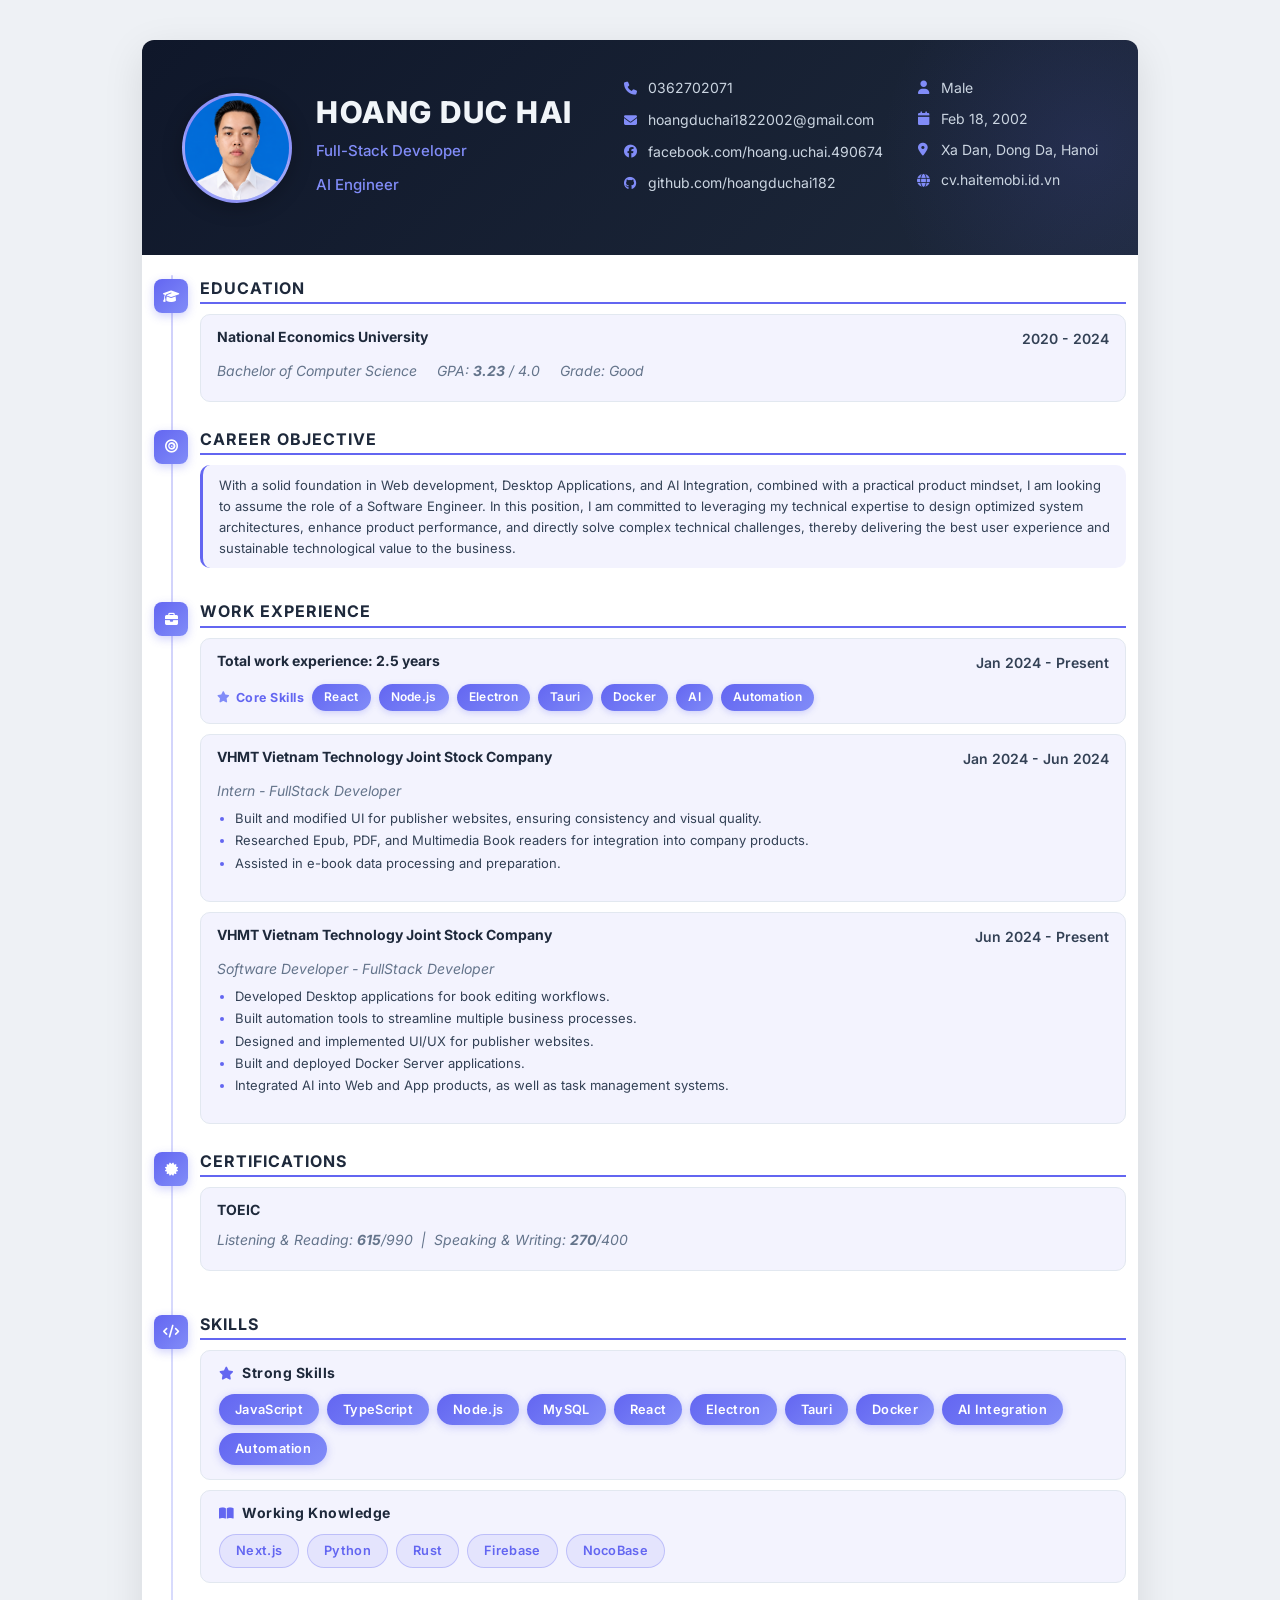
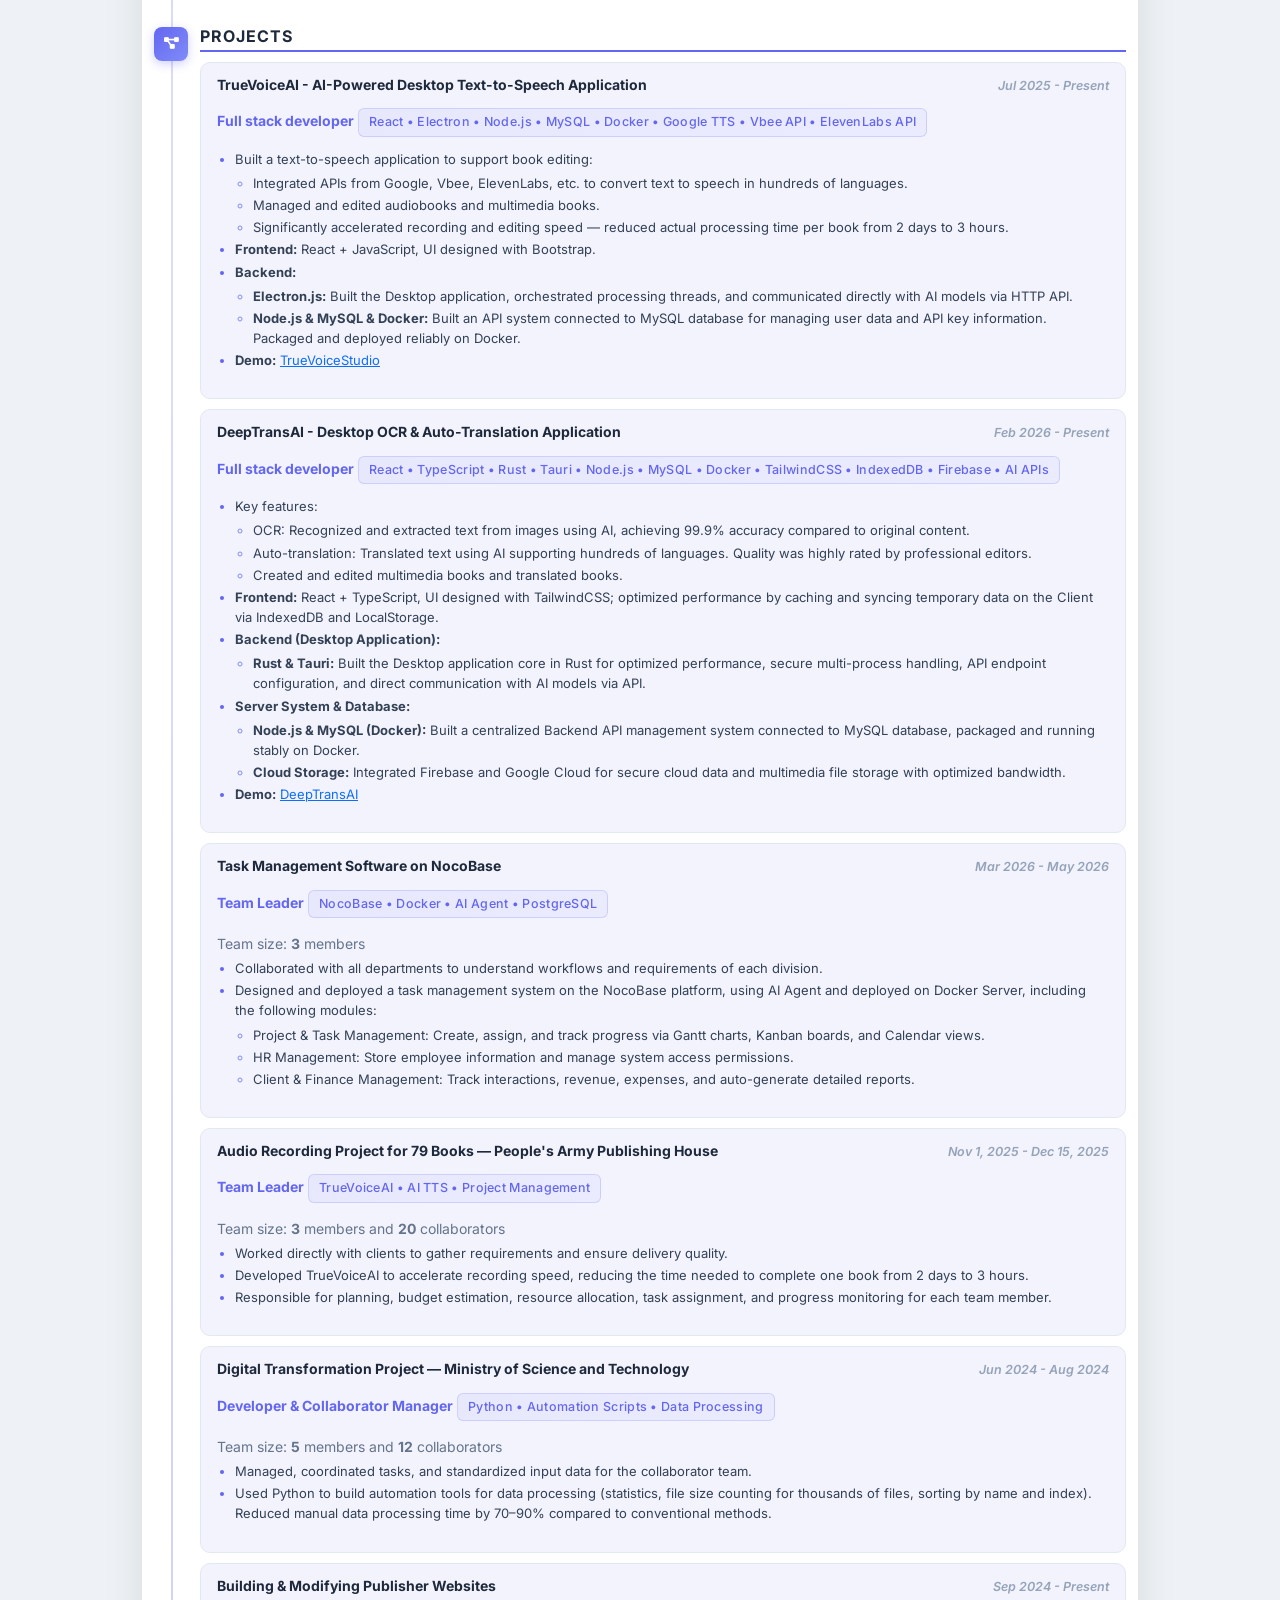
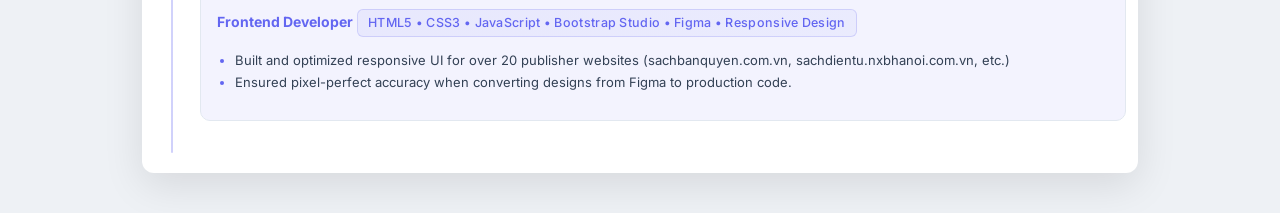
<file: english.html>
<!doctype html>
<html lang="en">
  <head>
    <meta charset="UTF-8" />
    <meta name="viewport" content="width=device-width, initial-scale=1.0" />
    <title>Resume - Hoang Duc Hai | Full-Stack Developer</title>
    <link
      href="https://cdn.jsdelivr.net/npm/bootstrap@5.3.8/dist/css/bootstrap.min.css"
      rel="stylesheet"
      integrity="sha384-sRIl4kxILFvY47J16cr9ZwB07vP4J8+LH7qKQnuqkuIAvNWLzeN8tE5YBujZqJLB"
      crossorigin="anonymous"
    />
    <link
      rel="stylesheet"
      href="https://cdnjs.cloudflare.com/ajax/libs/font-awesome/6.5.0/css/all.min.css"
    />
    <link
      href="https://fonts.googleapis.com/css2?family=Inter:wght@300;400;500;600;700;800&display=swap"
      rel="stylesheet"
    />
    <link rel="stylesheet" href="style.css" />
  </head>
  <body>
    <div class="cv-container">
      <header class="cv-header">
        <div class="header-left">
          <div class="avatar">
            <img src="ca-nhan.png" alt="Hoang Duc Hai - Full-stack Developer" />
          </div>
          <div class="name-title">
            <h1>Hoang Duc Hai</h1>
            <p class="subtitle">Full-Stack Developer</p>
            <p class="subtitle">AI Engineer</p>
          </div>
        </div>

        <div class="header-right">
          <address class="contact-info">
            <p>
              <i class="fas fa-phone" aria-hidden="true"></i>
              <a href="tel:0362702071">0362702071</a>
            </p>
            <p>
              <i class="fas fa-envelope" aria-hidden="true"></i>
              <a href="mailto:hoangduchai1822002@gmail.com"
                >hoangduchai1822002@gmail.com</a
              >
            </p>
            <p>
              <i class="fab fa-facebook" aria-hidden="true"></i>
              <a
                href="https://facebook.com/hoang.uchai.490674"
                target="_blank"
                rel="noopener noreferrer"
                >facebook.com/hoang.uchai.490674</a
              >
            </p>
            <p>
              <i class="fab fa-github" aria-hidden="true"></i>
              <a
                href="https://github.com/hoangduchai182"
                target="_blank"
                rel="noopener noreferrer"
                >github.com/hoangduchai182</a
              >
            </p>
          </address>
          <div class="personal-info">
            <p><i class="fas fa-user" aria-hidden="true"></i> Male</p>
            <p>
              <i class="fas fa-calendar" aria-hidden="true"></i> Feb 18, 2002
            </p>
            <p>
              <i class="fas fa-location-dot" aria-hidden="true"></i> Xa Dan,
              Dong Da, Hanoi
            </p>
            <p>
              <i class="fas fa-globe" aria-hidden="true"></i>
              <a
                href="https://cv.haitemobi.id.vn"
                target="_blank"
                rel="noopener noreferrer"
                >cv.haitemobi.id.vn</a
              >
            </p>
          </div>
        </div>
      </header>

      <main class="cv-body">
        <div class="timeline-line"></div>

        <section class="cv-section">
          <div class="section-icon">
            <i class="fas fa-graduation-cap" aria-hidden="true"></i>
          </div>
          <div class="section-content">
            <h2 class="section-title">Education</h2>
            <div class="content-item">
              <div class="item-header">
                <strong>National Economics University</strong>
                <time>2020 - 2024</time>
              </div>
              <p class="item-sub">
                Bachelor of Computer Science
                <span class="ms-3">GPA: <strong>3.23</strong> / 4.0</span>
                <span class="ms-3">Grade: Good</span>
              </p>
            </div>
          </div>
        </section>

        <section class="cv-section">
          <div class="section-icon">
            <i class="fas fa-bullseye" aria-hidden="true"></i>
          </div>
          <div class="section-content">
            <h2 class="section-title">Career Objective</h2>
            <p>
              With a solid foundation in Web development, Desktop Applications,
              and AI Integration, combined with a practical product mindset, I
              am looking to assume the role of a Software Engineer. In this
              position, I am committed to leveraging my technical expertise to
              design optimized system architectures, enhance product
              performance, and directly solve complex technical challenges,
              thereby delivering the best user experience and sustainable
              technological value to the business.
            </p>
          </div>
        </section>

        <section class="cv-section">
          <div class="section-icon">
            <i class="fas fa-briefcase" aria-hidden="true"></i>
          </div>
          <div class="section-content">
            <h2 class="section-title">Work Experience</h2>
            <div class="content-item">
              <div class="item-header">
                <strong>Total work experience: 2.5 years</strong>
                <time>Jan 2024 - Present</time>
              </div>
              <div class="core-skills">
                <p class="core-skills-label">
                  <i class="fas fa-star" aria-hidden="true"></i> Core Skills
                </p>
                <span>React</span>
                <span>Node.js</span>
                <span>Electron</span>
                <span>Tauri</span>
                <span>Docker</span>
                <span>AI</span>
                <span>Automation</span>
              </div>
            </div>
            <div class="content-item">
              <div class="item-header">
                <strong>VHMT Vietnam Technology Joint Stock Company</strong>
                <time>Jan 2024 - Jun 2024</time>
              </div>
              <p class="item-sub">Intern - FullStack Developer</p>
              <ul class="details-list">
                <li>
                  Built and modified UI for publisher websites, ensuring
                  consistency and visual quality.
                </li>
                <li>
                  Researched Epub, PDF, and Multimedia Book readers for
                  integration into company products.
                </li>
                <li>Assisted in e-book data processing and preparation.</li>
              </ul>
            </div>
            <div class="content-item">
              <div class="item-header">
                <strong>VHMT Vietnam Technology Joint Stock Company</strong>
                <time>Jun 2024 - Present</time>
              </div>
              <p class="item-sub">Software Developer - FullStack Developer</p>
              <ul class="details-list">
                <li>
                  Developed Desktop applications for book editing workflows.
                </li>
                <li>
                  Built automation tools to streamline multiple business
                  processes.
                </li>
                <li>Designed and implemented UI/UX for publisher websites.</li>
                <li>Built and deployed Docker Server applications.</li>
                <li>
                  Integrated AI into Web and App products, as well as task
                  management systems.
                </li>
              </ul>
            </div>
          </div>
        </section>

        <section class="cv-section">
          <div class="section-icon">
            <i class="fas fa-certificate" aria-hidden="true"></i>
          </div>
          <div class="section-content mb-3">
            <h2 class="section-title">Certifications</h2>

            <div class="content-item">
              <div class="item-header">
                <strong>TOEIC</strong>
              </div>
              <p class="item-sub">
                Listening & Reading: <b>615</b>/990 &nbsp;|&nbsp; Speaking &
                Writing: <b>270</b>/400
              </p>
            </div>
          </div>
        </section>

        <section class="cv-section">
          <div class="section-icon">
            <i class="fas fa-code" aria-hidden="true"></i>
          </div>
          <div class="section-content mb-3">
            <h2 class="section-title">Skills</h2>

            <div class="skills-category">
              <div class="skills-category-header">
                <i class="fas fa-star" aria-hidden="true"></i>
                <h3>Strong Skills</h3>
              </div>
              <div class="skills-badges">
                <span class="skill-badge skill-strong">JavaScript</span>
                <span class="skill-badge skill-strong">TypeScript</span>
                <span class="skill-badge skill-strong">Node.js</span>
                <span class="skill-badge skill-strong">MySQL</span>
                <span class="skill-badge skill-strong">React</span>
                <span class="skill-badge skill-strong">Electron</span>
                <span class="skill-badge skill-strong">Tauri</span>
                <span class="skill-badge skill-strong">Docker</span>
                <span class="skill-badge skill-strong">AI Integration</span>
                <span class="skill-badge skill-strong">Automation</span>
              </div>
            </div>

            <div class="skills-category">
              <div class="skills-category-header">
                <i class="fas fa-book-open" aria-hidden="true"></i>
                <h3>Working Knowledge</h3>
              </div>
              <div class="skills-badges">
                <span class="skill-badge skill-working">Next.js</span>
                <span class="skill-badge skill-working">Python</span>
                <span class="skill-badge skill-working">Rust</span>
                <span class="skill-badge skill-working">Firebase</span>
                <span class="skill-badge skill-working">NocoBase</span>
              </div>
            </div>
          </div>
        </section>

        <section class="cv-section">
          <div class="section-icon">
            <i class="fas fa-diagram-project" aria-hidden="true"></i>
          </div>
          <div class="section-content">
            <h2 class="section-title">Projects</h2>

            <div class="content-item">
              <div class="item-header">
                <strong
                  >TrueVoiceAI - AI-Powered Desktop Text-to-Speech
                  Application</strong
                >
                <p class="item-date">Jul 2025 - Present</p>
              </div>

              <p class="item-role">Full stack developer</p>
              <p class="tech-stack">
                React • Electron • Node.js • MySQL • Docker • Google TTS • Vbee
                API • ElevenLabs API
              </p>
              <ul class="details-list">
                <li>
                  Built a text-to-speech application to support book editing:
                  <ul>
                    <li>
                      Integrated APIs from Google, Vbee, ElevenLabs, etc. to
                      convert text to speech in hundreds of languages.
                    </li>
                    <li>Managed and edited audiobooks and multimedia books.</li>
                    <li>
                      Significantly accelerated recording and editing speed —
                      reduced actual processing time per book from 2 days to 3
                      hours.
                    </li>
                  </ul>
                </li>
                <li>
                  <strong>Frontend:</strong> React + JavaScript, UI designed
                  with Bootstrap.
                </li>
                <li>
                  <strong>Backend:</strong>
                  <ul>
                    <li>
                      <strong>Electron.js:</strong> Built the Desktop
                      application, orchestrated processing threads, and
                      communicated directly with AI models via HTTP API.
                    </li>
                    <li>
                      <strong>Node.js &amp; MySQL &amp; Docker:</strong> Built
                      an API system connected to MySQL database for managing
                      user data and API key information. Packaged and deployed
                      reliably on Docker.
                    </li>
                  </ul>
                </li>
                <li>
                  <strong>Demo:</strong>
                  <a href="./truevoicestudio.html">TrueVoiceStudio</a>
                </li>
              </ul>
            </div>

            <div class="content-item">
              <div class="item-header">
                <strong
                  >DeepTransAI - Desktop OCR &amp; Auto-Translation
                  Application</strong
                >
                <p class="item-date">Feb 2026 - Present</p>
              </div>

              <p class="item-role">Full stack developer</p>
              <p class="tech-stack">
                React • TypeScript • Rust • Tauri • Node.js • MySQL • Docker •
                TailwindCSS • IndexedDB • Firebase • AI APIs
              </p>
              <ul class="details-list">
                <li>
                  Key features:
                  <ul>
                    <li>
                      OCR: Recognized and extracted text from images using AI,
                      achieving 99.9% accuracy compared to original content.
                    </li>
                    <li>
                      Auto-translation: Translated text using AI supporting
                      hundreds of languages. Quality was highly rated by
                      professional editors.
                    </li>
                    <li>
                      Created and edited multimedia books and translated books.
                    </li>
                  </ul>
                </li>
                <li>
                  <strong>Frontend:</strong> React + TypeScript, UI designed
                  with TailwindCSS; optimized performance by caching and syncing
                  temporary data on the Client via IndexedDB and LocalStorage.
                </li>
                <li>
                  <strong>Backend (Desktop Application):</strong>
                  <ul>
                    <li>
                      <strong>Rust &amp; Tauri:</strong> Built the Desktop
                      application core in Rust for optimized performance, secure
                      multi-process handling, API endpoint configuration, and
                      direct communication with AI models via API.
                    </li>
                  </ul>
                </li>
                <li>
                  <strong>Server System &amp; Database:</strong>
                  <ul>
                    <li>
                      <strong>Node.js &amp; MySQL (Docker):</strong> Built a
                      centralized Backend API management system connected to
                      MySQL database, packaged and running stably on Docker.
                    </li>
                    <li>
                      <strong>Cloud Storage:</strong> Integrated Firebase and
                      Google Cloud for secure cloud data and multimedia file
                      storage with optimized bandwidth.
                    </li>
                  </ul>
                </li>
                <li>
                  <strong>Demo:</strong>
                  <a href="./deeptransai.html">DeepTransAI</a>
                </li>
              </ul>
            </div>

            <div class="content-item">
              <div class="item-header">
                <strong>Task Management Software on NocoBase</strong>
                <p class="item-date">Mar 2026 - May 2026</p>
              </div>

              <p class="item-role">Team Leader</p>
              <p class="tech-stack">
                NocoBase • Docker • AI Agent • PostgreSQL
              </p>
              <p class="item-description">
                Team size: <strong>3</strong> members
              </p>
              <ul class="details-list">
                <li>
                  Collaborated with all departments to understand workflows and
                  requirements of each division.
                </li>
                <li>
                  Designed and deployed a task management system on the NocoBase
                  platform, using AI Agent and deployed on Docker Server,
                  including the following modules:
                  <ul>
                    <li>
                      Project &amp; Task Management: Create, assign, and track
                      progress via Gantt charts, Kanban boards, and Calendar
                      views.
                    </li>
                    <li>
                      HR Management: Store employee information and manage
                      system access permissions.
                    </li>
                    <li>
                      Client &amp; Finance Management: Track interactions,
                      revenue, expenses, and auto-generate detailed reports.
                    </li>
                  </ul>
                </li>
              </ul>
            </div>

            <div class="content-item">
              <div class="item-header">
                <strong
                  >Audio Recording Project for 79 Books — People's Army
                  Publishing House</strong
                >
                <p class="item-date">Nov 1, 2025 - Dec 15, 2025</p>
              </div>

              <p class="item-role">Team Leader</p>
              <p class="tech-stack">
                TrueVoiceAI • AI TTS • Project Management
              </p>
              <p class="item-description">
                Team size: <strong>3</strong> members and <strong>20</strong>
                collaborators
              </p>
              <ul class="details-list">
                <li>
                  Worked directly with clients to gather requirements and ensure
                  delivery quality.
                </li>
                <li>
                  Developed TrueVoiceAI to accelerate recording speed, reducing
                  the time needed to complete one book from 2 days to 3 hours.
                </li>
                <li>
                  Responsible for planning, budget estimation, resource
                  allocation, task assignment, and progress monitoring for each
                  team member.
                </li>
              </ul>
            </div>

            <div class="content-item">
              <div class="item-header">
                <strong
                  >Digital Transformation Project — Ministry of Science and
                  Technology</strong
                >
                <p class="item-date">Jun 2024 - Aug 2024</p>
              </div>

              <p class="item-role">Developer & Collaborator Manager</p>
              <p class="tech-stack">
                Python • Automation Scripts • Data Processing
              </p>
              <p class="item-description">
                Team size: <strong>5</strong> members and <strong>12</strong>
                collaborators
              </p>
              <ul class="details-list">
                <li>
                  Managed, coordinated tasks, and standardized input data for
                  the collaborator team.
                </li>
                <li>
                  Used Python to build automation tools for data processing
                  (statistics, file size counting for thousands of files,
                  sorting by name and index). Reduced manual data processing
                  time by 70–90% compared to conventional methods.
                </li>
              </ul>
            </div>

            <div class="content-item">
              <div class="item-header">
                <strong>Building &amp; Modifying Publisher Websites</strong>
                <p class="item-date">Sep 2024 - Present</p>
              </div>

              <p class="item-role">Frontend Developer</p>
              <p class="tech-stack">
                HTML5 • CSS3 • JavaScript • Bootstrap Studio • Figma •
                Responsive Design
              </p>
              <ul class="details-list">
                <li>
                  Built and optimized responsive UI for over 20 publisher
                  websites (sachbanquyen.com.vn, sachdientu.nxbhanoi.com.vn,
                  etc.)
                </li>
                <li>
                  Ensured pixel-perfect accuracy when converting designs from
                  Figma to production code.
                </li>
              </ul>
            </div>
          </div>
        </section>
      </main>
    </div>
  </body>
</html>
</file>
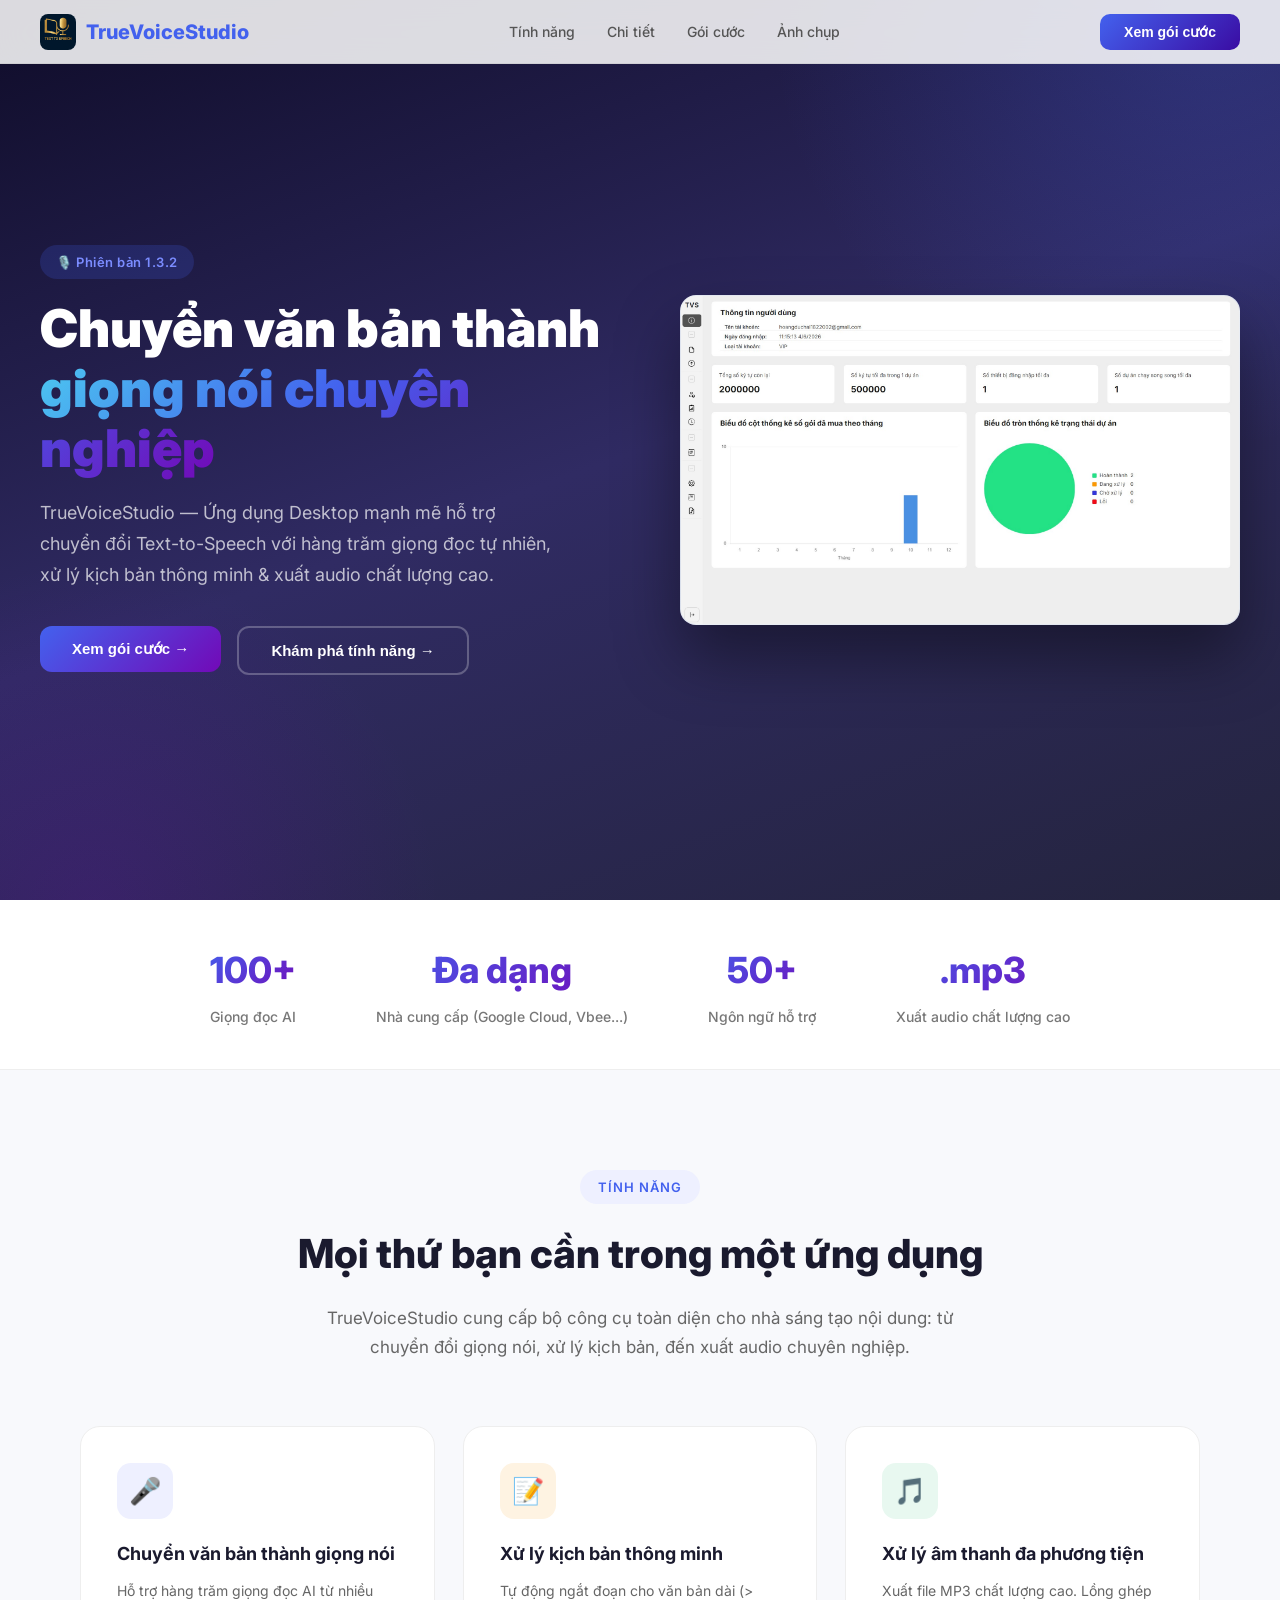
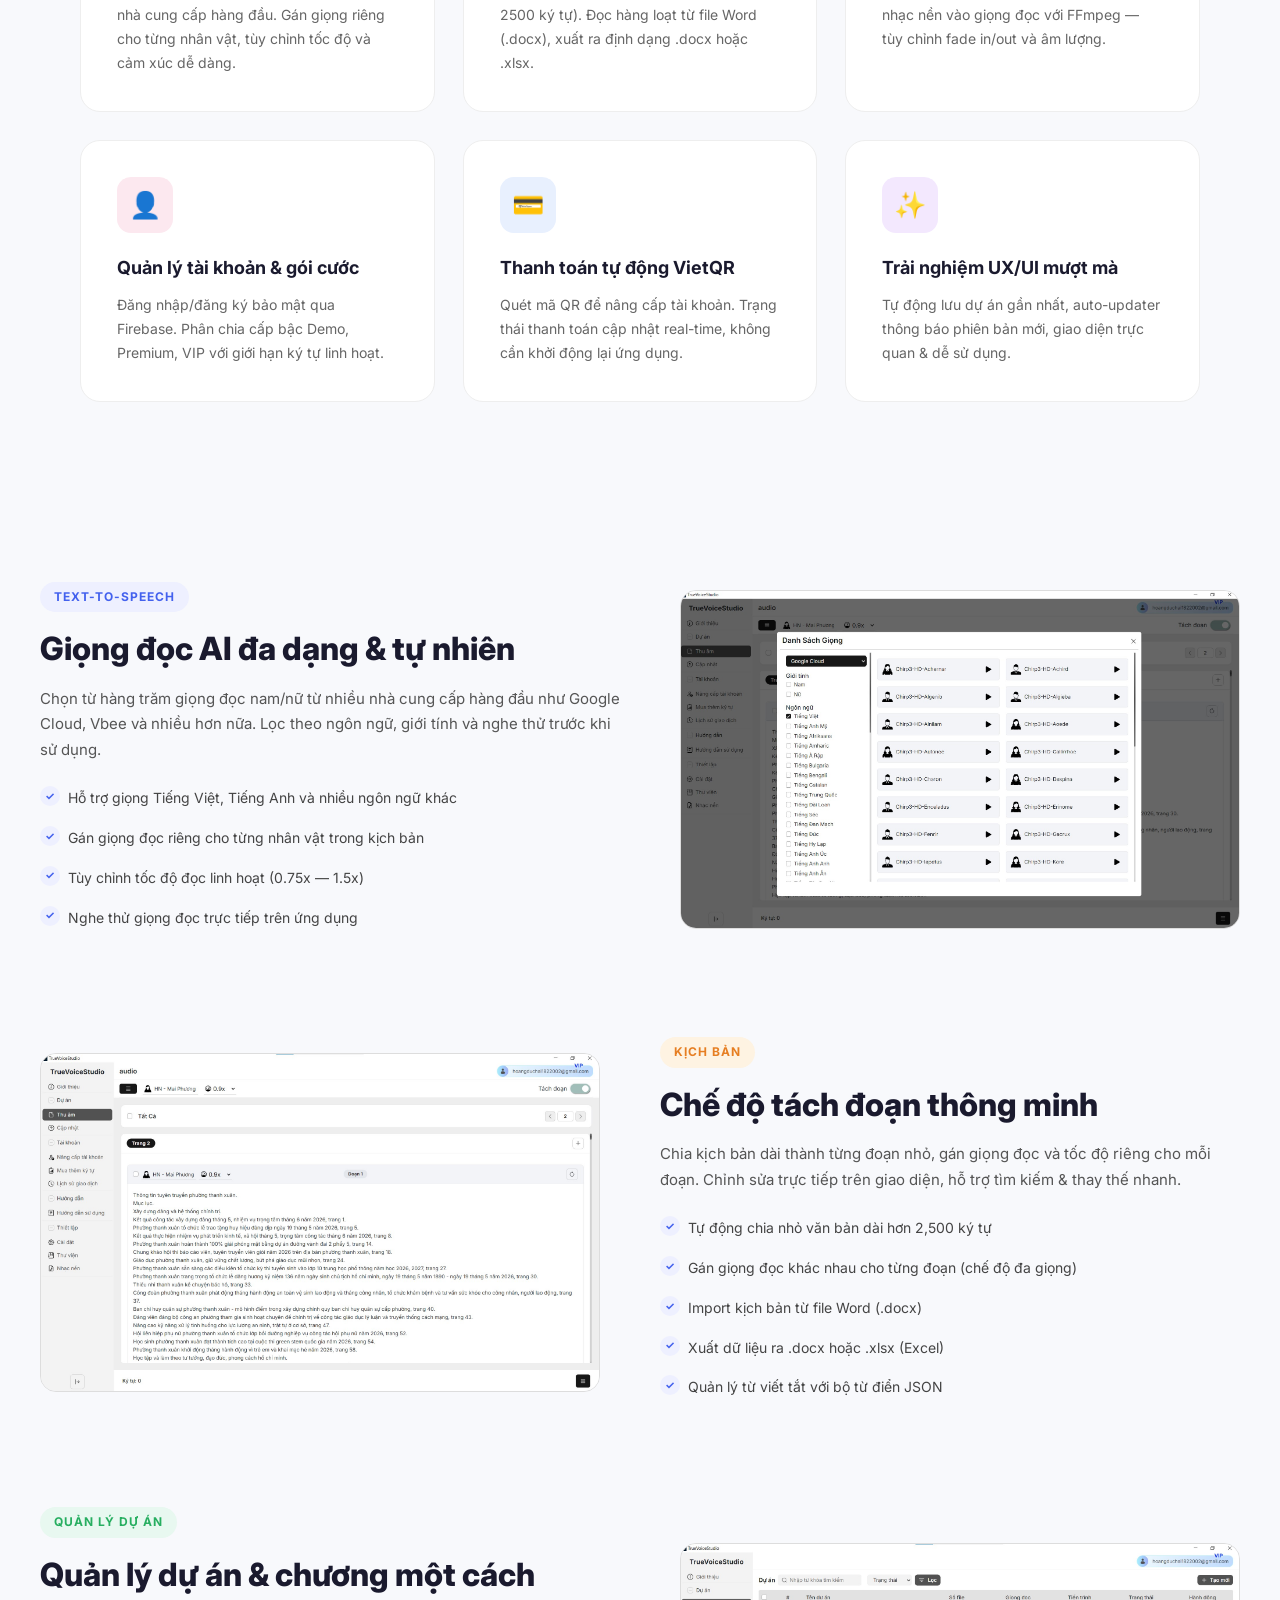
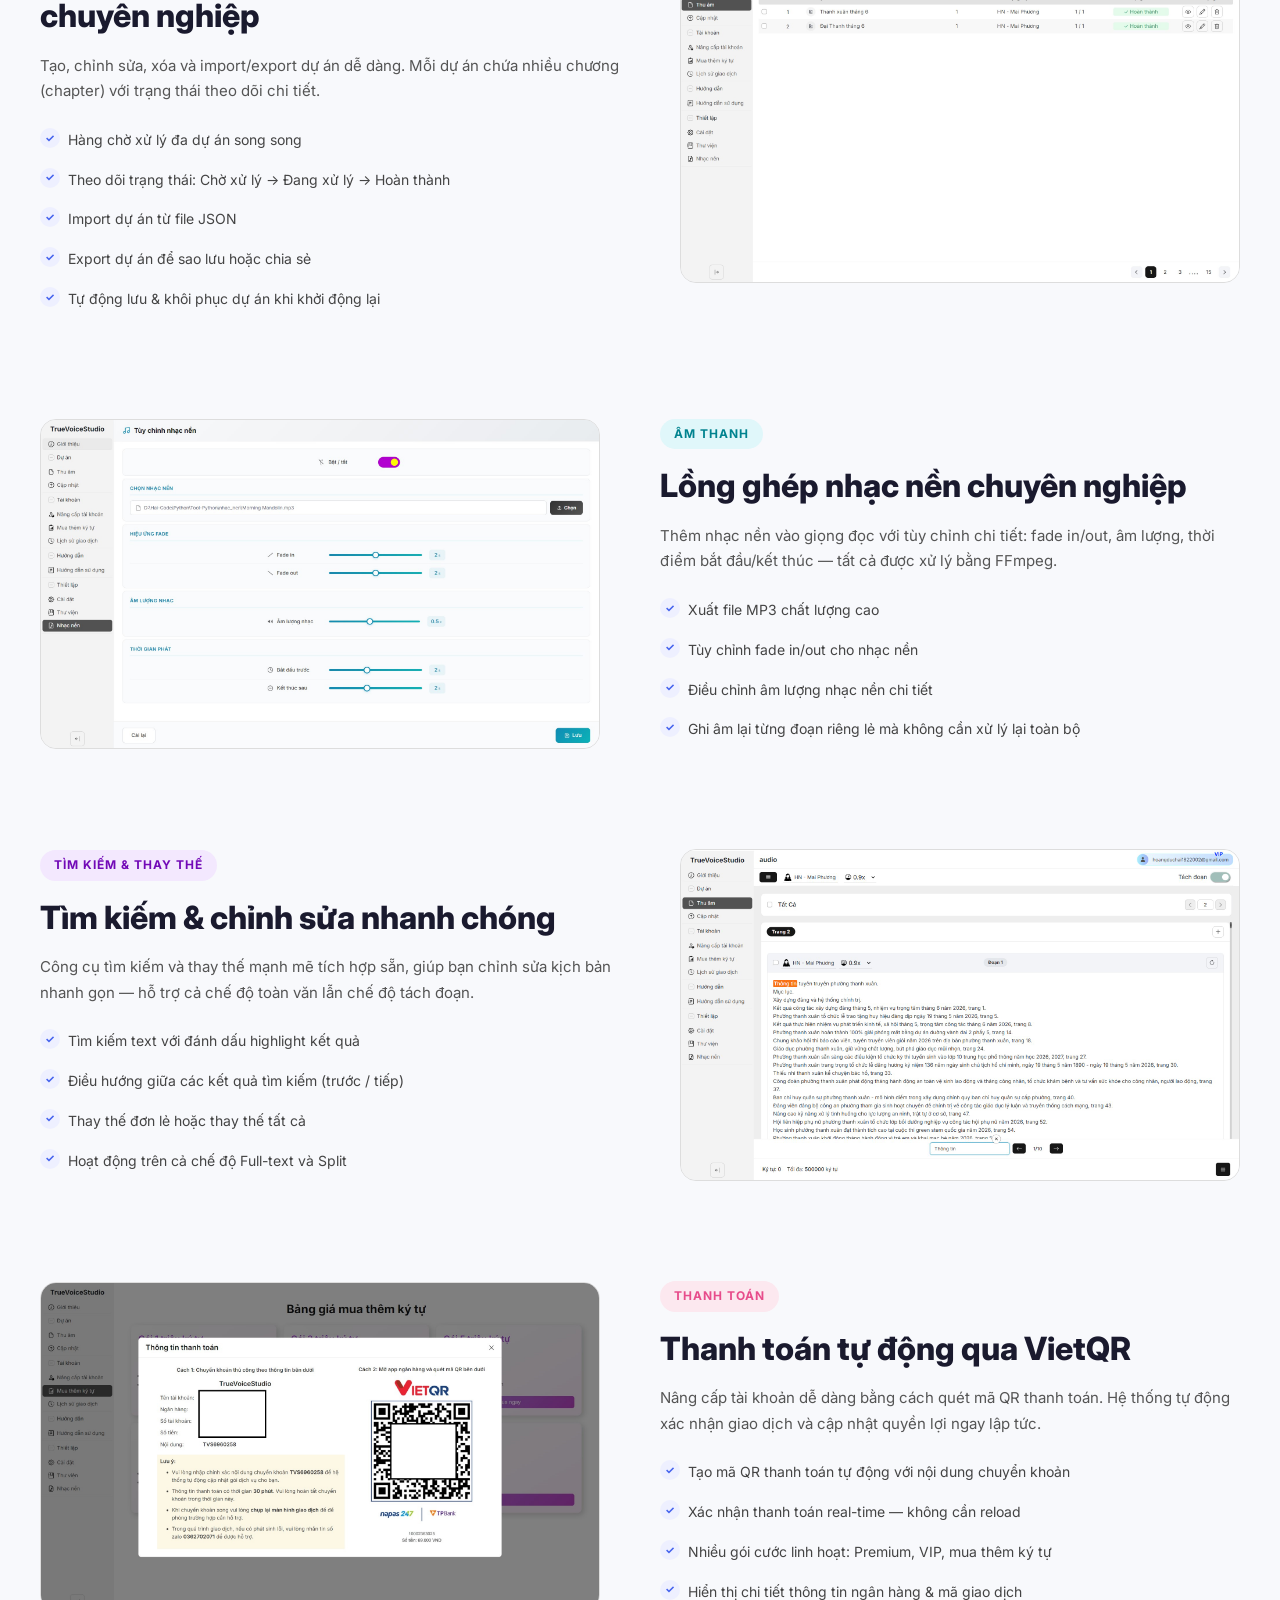
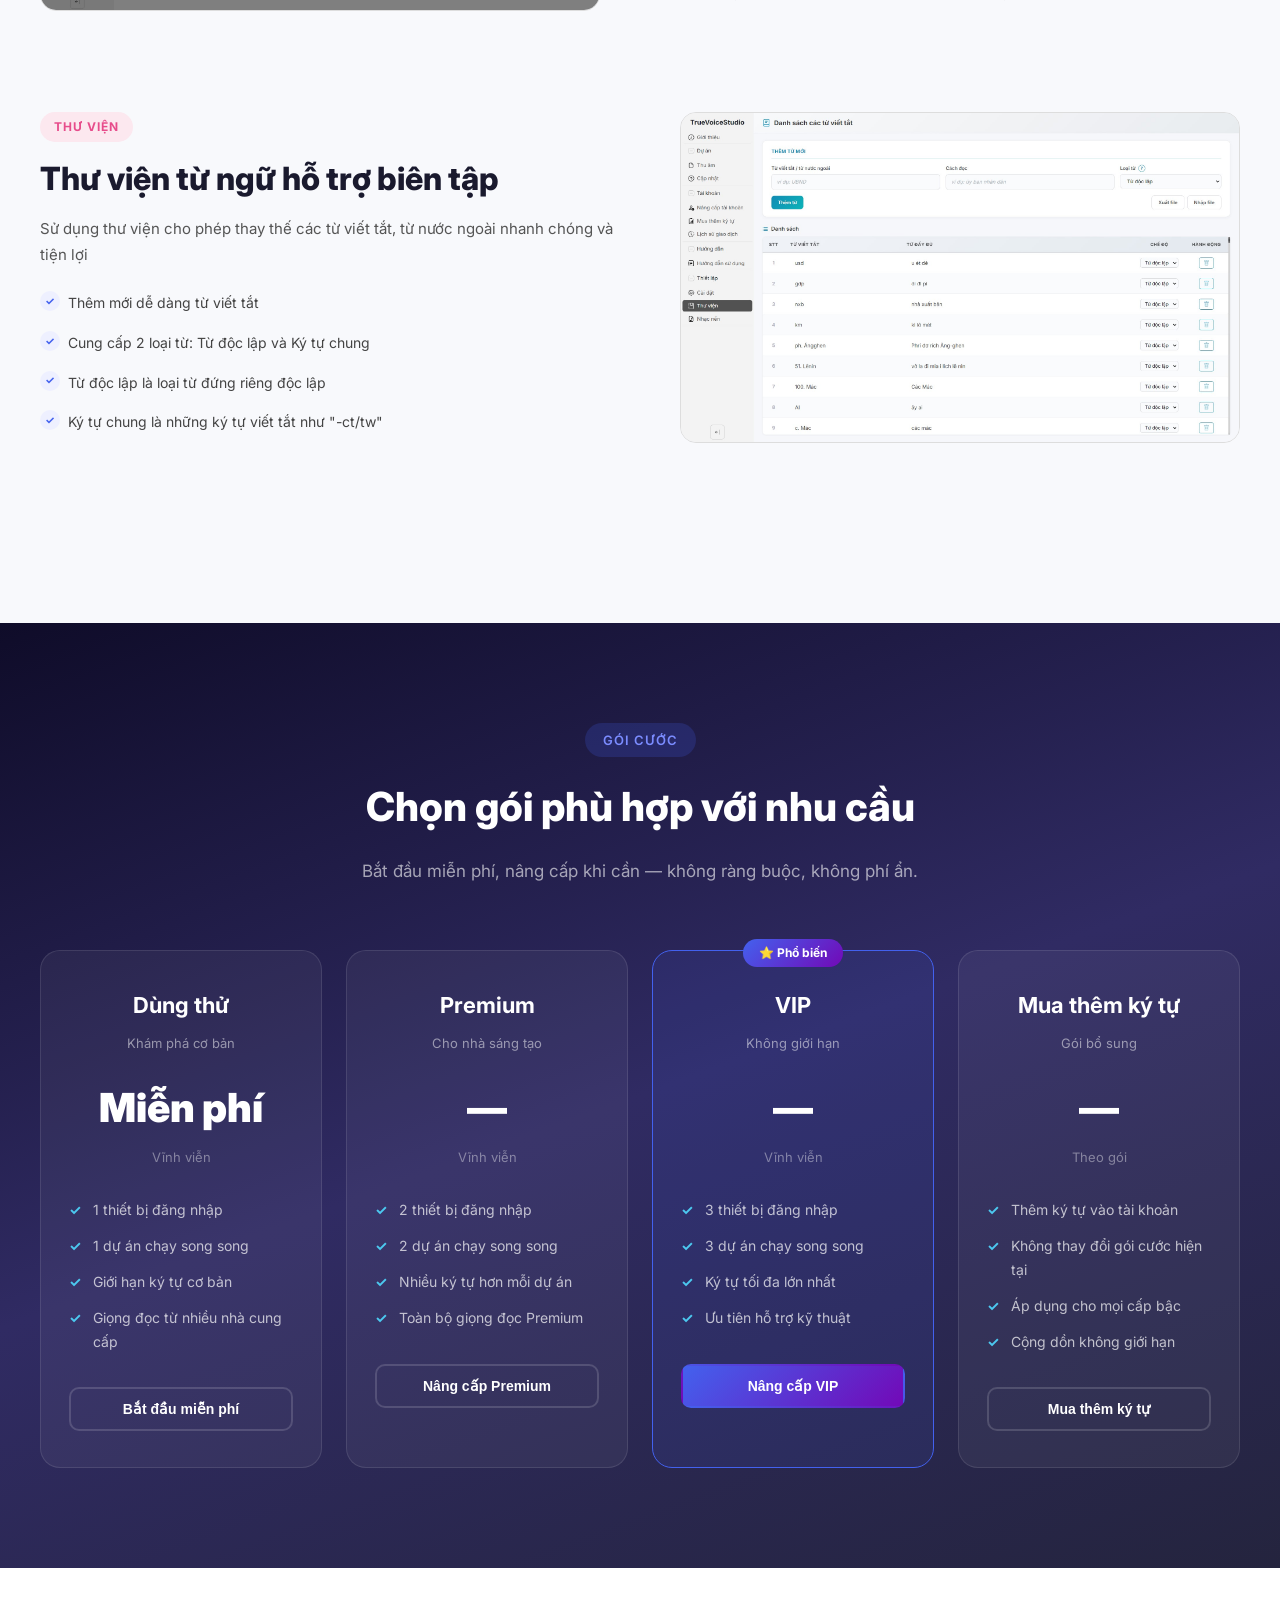
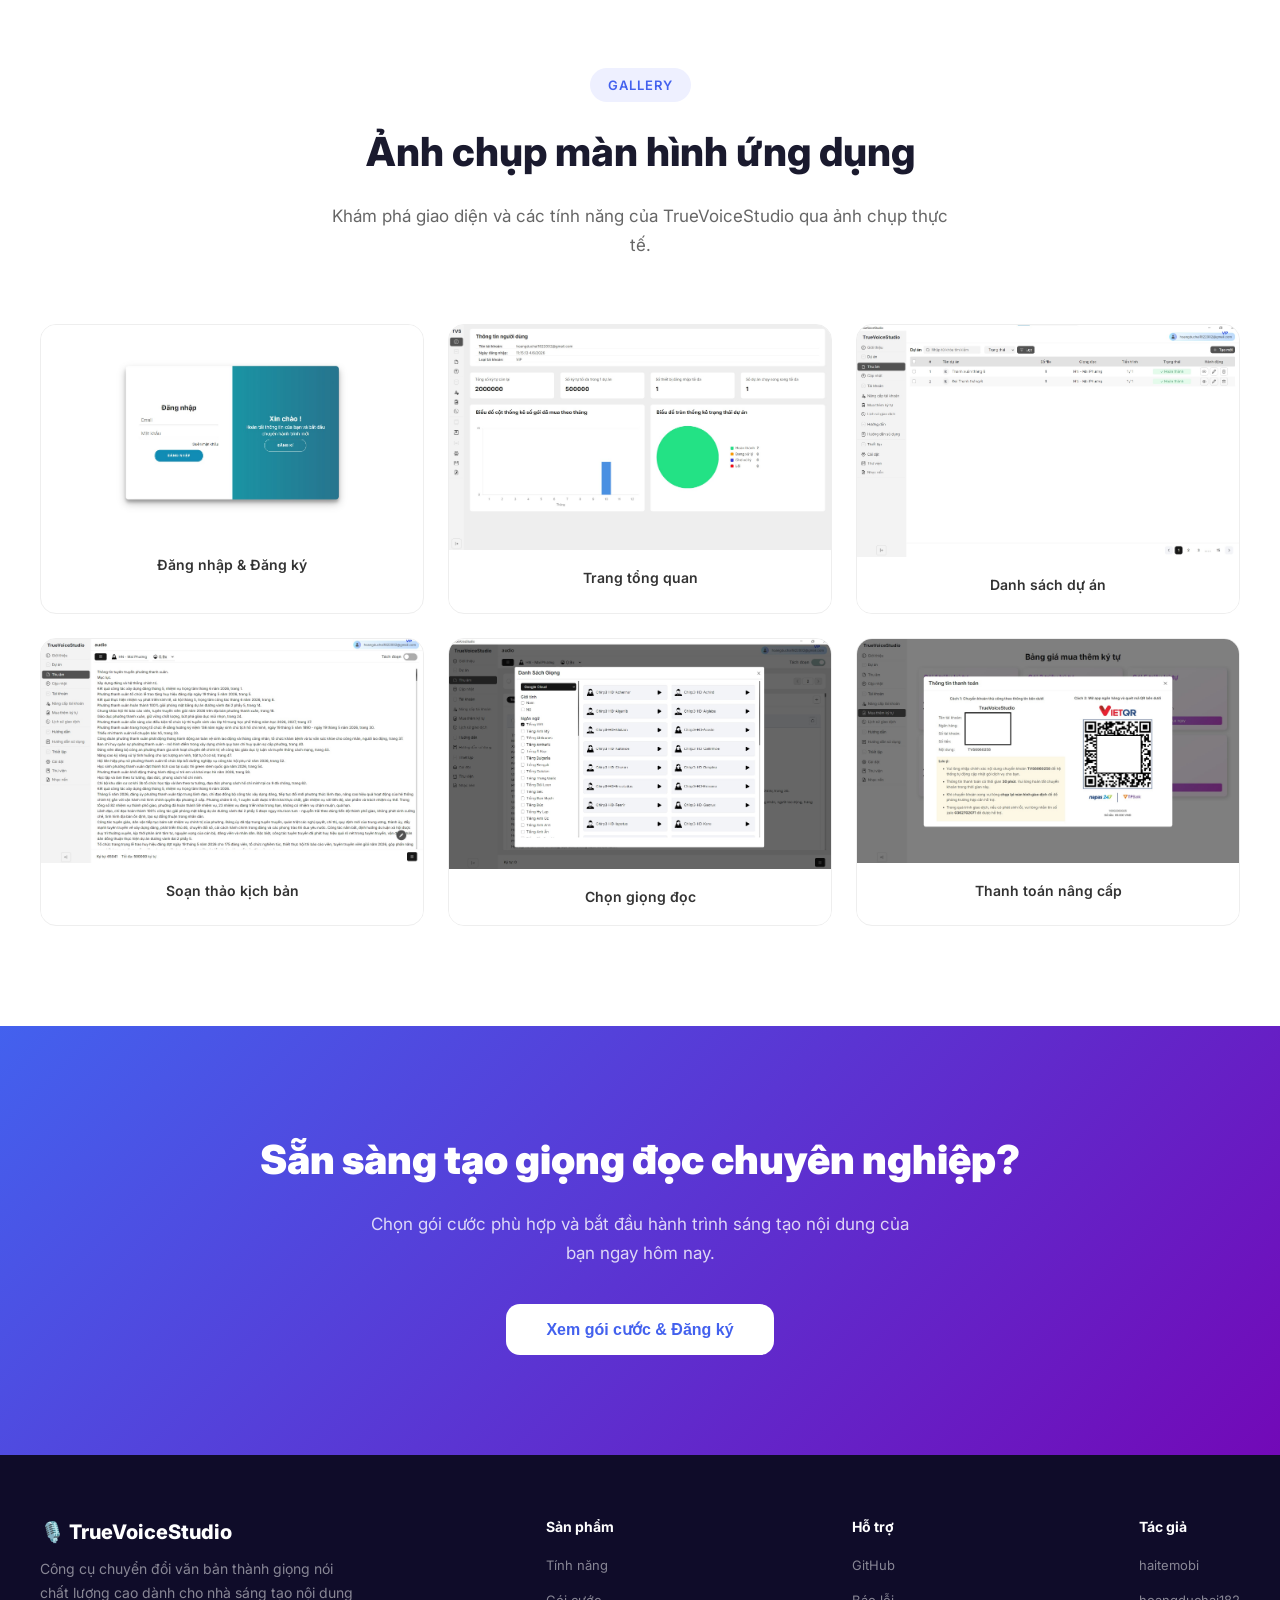
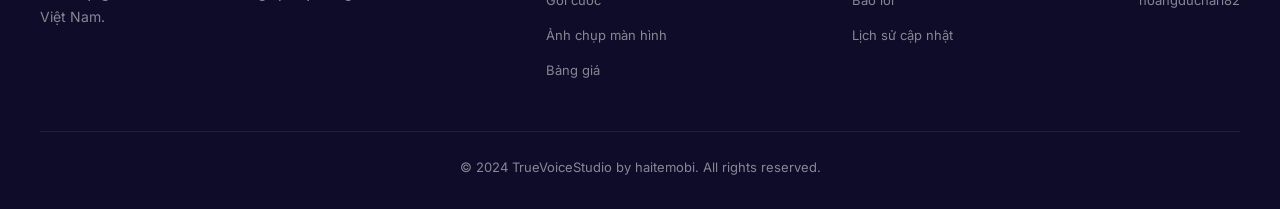
<file: truevoicestudio.html>
<!doctype html>
<html lang="vi">
  <head>
    <meta charset="UTF-8" />
    <meta name="viewport" content="width=device-width, initial-scale=1.0" />
    <title>TrueVoiceStudio - Giới thiệu sản phẩm</title>
    <link
      href="https://fonts.googleapis.com/css2?family=Inter:wght@300;400;500;600;700;800;900&display=swap"
      rel="stylesheet"
    />
    <style>
      /* ===== RESET & BASE ===== */
      *,
      *::before,
      *::after {
        box-sizing: border-box;
        margin: 0;
        padding: 0;
      }
      html {
        scroll-behavior: smooth;
      }
      body {
        font-family: "Inter", sans-serif;
        color: #1a1a2e;
        background: #f8f9fc;
        line-height: 1.7;
        overflow-x: hidden;
      }
      a {
        text-decoration: none;
        color: inherit;
      }
      img {
        max-width: 100%;
        height: auto;
        display: block;
      }

      /* ===== NAVBAR ===== */
      .navbar {
        position: fixed;
        top: 0;
        left: 0;
        right: 0;
        z-index: 1000;
        background: rgba(255, 255, 255, 0.85);
        backdrop-filter: blur(16px);
        border-bottom: 1px solid rgba(0, 0, 0, 0.06);
        padding: 0 40px;
        height: 64px;
        display: flex;
        align-items: center;
        justify-content: space-between;
        transition: box-shadow 0.3s;
      }
      .navbar.scrolled {
        box-shadow: 0 2px 24px rgba(0, 0, 0, 0.08);
      }
      .navbar-brand {
        display: flex;
        align-items: center;
        gap: 10px;
        font-weight: 800;
        font-size: 20px;
        color: #4361ee;
      }
      .navbar-brand img {
        width: 36px;
        height: 36px;
        border-radius: 8px;
      }
      .navbar-links {
        display: flex;
        gap: 32px;
        list-style: none;
      }
      .navbar-links a {
        font-size: 14px;
        font-weight: 500;
        color: #555;
        transition: color 0.2s;
        position: relative;
      }
      .navbar-links a:hover {
        color: #4361ee;
      }
      .navbar-cta {
        padding: 10px 24px;
        border-radius: 10px;
        font-weight: 600;
        font-size: 14px;
        background: linear-gradient(135deg, #4361ee, #3a0ca3);
        color: #fff;
        border: none;
        cursor: pointer;
        transition:
          transform 0.2s,
          box-shadow 0.2s;
      }
      .navbar-cta:hover {
        transform: translateY(-2px);
        box-shadow: 0 8px 24px rgba(67, 97, 238, 0.35);
      }

      /* ===== HERO ===== */
      .hero {
        min-height: 100vh;
        display: flex;
        align-items: center;
        justify-content: center;
        background: linear-gradient(
          160deg,
          #0f0c29 0%,
          #302b63 50%,
          #24243e 100%
        );
        position: relative;
        overflow: hidden;
        padding: 100px 40px 80px;
      }
      .hero::before {
        content: "";
        position: absolute;
        top: -50%;
        right: -30%;
        width: 900px;
        height: 900px;
        background: radial-gradient(
          circle,
          rgba(67, 97, 238, 0.25) 0%,
          transparent 70%
        );
        border-radius: 50%;
      }
      .hero::after {
        content: "";
        position: absolute;
        bottom: -40%;
        left: -20%;
        width: 700px;
        height: 700px;
        background: radial-gradient(
          circle,
          rgba(114, 9, 183, 0.2) 0%,
          transparent 70%
        );
        border-radius: 50%;
      }
      .hero-content {
        position: relative;
        z-index: 2;
        max-width: 1200px;
        width: 100%;
        display: flex;
        align-items: center;
        gap: 60px;
      }
      .hero-text {
        flex: 1;
      }
      .hero-badge {
        display: inline-block;
        padding: 6px 16px;
        border-radius: 50px;
        background: rgba(67, 97, 238, 0.2);
        color: #7b8cff;
        font-size: 13px;
        font-weight: 600;
        margin-bottom: 20px;
        letter-spacing: 0.5px;
      }
      .hero-text h1 {
        font-size: 52px;
        font-weight: 900;
        color: #fff;
        line-height: 1.15;
        margin-bottom: 20px;
      }
      .hero-text h1 span {
        background: linear-gradient(135deg, #4cc9f0, #4361ee, #7209b7);
        -webkit-background-clip: text;
        -webkit-text-fill-color: transparent;
      }
      .hero-text p {
        font-size: 18px;
        color: rgba(255, 255, 255, 0.7);
        max-width: 520px;
        margin-bottom: 36px;
      }
      .hero-buttons {
        display: flex;
        gap: 16px;
        flex-wrap: wrap;
      }
      .btn-primary {
        padding: 14px 32px;
        border-radius: 12px;
        font-weight: 700;
        font-size: 15px;
        background: linear-gradient(135deg, #4361ee, #7209b7);
        color: #fff;
        border: none;
        cursor: pointer;
        transition:
          transform 0.2s,
          box-shadow 0.2s;
      }
      .btn-primary:hover {
        transform: translateY(-3px);
        box-shadow: 0 12px 32px rgba(67, 97, 238, 0.4);
      }
      .btn-outline {
        padding: 14px 32px;
        border-radius: 12px;
        font-weight: 700;
        font-size: 15px;
        background: transparent;
        color: #fff;
        border: 2px solid rgba(255, 255, 255, 0.25);
        cursor: pointer;
        transition: all 0.2s;
      }
      .btn-outline:hover {
        border-color: #4361ee;
        background: rgba(67, 97, 238, 0.1);
      }
      .hero-image {
        flex: 1;
        max-width: 560px;
        position: relative;
        z-index: 2;
      }
      .hero-image .screenshot-placeholder {
        border-radius: 16px;
        overflow: hidden;
        box-shadow: 0 32px 64px rgba(0, 0, 0, 0.4);
        border: 1px solid rgba(255, 255, 255, 0.08);
      }

      /* ===== STATS BAR ===== */
      .stats-bar {
        background: #fff;
        padding: 40px;
        display: flex;
        justify-content: center;
        gap: 80px;
        border-bottom: 1px solid #eee;
      }
      .stat-item {
        text-align: center;
      }
      .stat-number {
        font-size: 36px;
        font-weight: 800;
        background: linear-gradient(135deg, #4361ee, #7209b7);
        -webkit-background-clip: text;
        -webkit-text-fill-color: transparent;
      }
      .stat-label {
        font-size: 14px;
        color: #777;
        margin-top: 4px;
        font-weight: 500;
      }

      /* ===== SECTIONS COMMON ===== */
      .section {
        padding: 100px 40px;
        max-width: 1200px;
        margin: 0 auto;
      }
      .section-header {
        text-align: center;
        margin-bottom: 64px;
      }
      .section-tag {
        display: inline-block;
        padding: 6px 18px;
        border-radius: 50px;
        background: #eef0ff;
        color: #4361ee;
        font-size: 13px;
        font-weight: 600;
        margin-bottom: 16px;
        text-transform: uppercase;
        letter-spacing: 1px;
      }
      .section-header h2 {
        font-size: 40px;
        font-weight: 800;
        color: #1a1a2e;
        margin-bottom: 16px;
      }
      .section-header p {
        font-size: 17px;
        color: #666;
        max-width: 640px;
        margin: 0 auto;
      }

      /* ===== FEATURES GRID ===== */
      .features-grid {
        display: grid;
        grid-template-columns: repeat(3, 1fr);
        gap: 28px;
      }
      .feature-card {
        background: #fff;
        border-radius: 20px;
        padding: 36px;
        border: 1px solid #eee;
        transition:
          transform 0.3s,
          box-shadow 0.3s;
        position: relative;
        overflow: hidden;
      }
      .feature-card:hover {
        transform: translateY(-6px);
        box-shadow: 0 20px 48px rgba(0, 0, 0, 0.08);
      }
      .feature-card::before {
        content: "";
        position: absolute;
        top: 0;
        left: 0;
        right: 0;
        height: 4px;
        background: linear-gradient(90deg, #4361ee, #7209b7);
        opacity: 0;
        transition: opacity 0.3s;
      }
      .feature-card:hover::before {
        opacity: 1;
      }
      .feature-icon {
        width: 56px;
        height: 56px;
        border-radius: 14px;
        display: flex;
        align-items: center;
        justify-content: center;
        font-size: 26px;
        margin-bottom: 20px;
      }
      .fi-tts {
        background: #eef0ff;
      }
      .fi-script {
        background: #fef3e2;
      }
      .fi-audio {
        background: #e8f8f0;
      }
      .fi-account {
        background: #fce8ef;
      }
      .fi-payment {
        background: #e8f0fe;
      }
      .fi-ux {
        background: #f3e8fe;
      }
      .feature-card h3 {
        font-size: 18px;
        font-weight: 700;
        margin-bottom: 10px;
        color: #1a1a2e;
      }
      .feature-card p {
        font-size: 14px;
        color: #666;
        line-height: 1.7;
      }

      /* ===== SHOWCASE (Feature Detail) ===== */
      .showcase {
        padding: 80px 40px;
      }
      .showcase-inner {
        max-width: 1200px;
        margin: 0 auto;
      }
      .showcase-row {
        display: flex;
        align-items: center;
        gap: 60px;
        margin-bottom: 100px;
      }
      .showcase-row.reverse {
        flex-direction: row-reverse;
      }
      .showcase-text {
        flex: 1;
      }
      .showcase-text .showcase-tag {
        display: inline-block;
        padding: 5px 14px;
        border-radius: 50px;
        font-size: 12px;
        font-weight: 700;
        text-transform: uppercase;
        letter-spacing: 1px;
        margin-bottom: 16px;
      }
      .tag-blue {
        background: #eef0ff;
        color: #4361ee;
      }
      .tag-orange {
        background: #fef3e2;
        color: #e67e22;
      }
      .tag-green {
        background: #e8f8f0;
        color: #27ae60;
      }
      .tag-pink {
        background: #fce8ef;
        color: #e74c8b;
      }
      .tag-purple {
        background: #f3e8fe;
        color: #7209b7;
      }
      .tag-teal {
        background: #e0f7fa;
        color: #00838f;
      }
      .showcase-text h3 {
        font-size: 32px;
        font-weight: 800;
        color: #1a1a2e;
        margin-bottom: 16px;
        line-height: 1.3;
      }
      .showcase-text p {
        font-size: 15px;
        color: #555;
        margin-bottom: 12px;
      }
      .showcase-text ul {
        list-style: none;
        padding: 0;
        margin-top: 16px;
      }
      .showcase-text ul li {
        font-size: 14px;
        color: #444;
        padding: 8px 0;
        padding-left: 28px;
        position: relative;
      }
      .showcase-text ul li::before {
        content: "✓";
        position: absolute;
        left: 0;
        top: 8px;
        width: 20px;
        height: 20px;
        border-radius: 50%;
        background: #eef0ff;
        color: #4361ee;
        display: flex;
        align-items: center;
        justify-content: center;
        font-size: 11px;
        font-weight: 700;
      }
      .showcase-image {
        flex: 1;
        max-width: 560px;
      }
      .screenshot-placeholder {
        background: linear-gradient(135deg, #e8ecf4 0%, #d5dbe8 100%);
        border-radius: 16px;
        overflow: hidden;
        border: 1px solid #ddd;
        position: relative;
      }
      .screenshot-placeholder img {
        width: 100%;
        display: block;
      }
      .screenshot-placeholder .placeholder-content {
        padding: 60px 40px;
        text-align: center;
        color: #888;
        font-size: 14px;
        font-weight: 500;
      }
      .placeholder-icon {
        font-size: 48px;
        margin-bottom: 12px;
        opacity: 0.5;
      }
      .placeholder-label {
        background: rgba(0, 0, 0, 0.06);
        display: inline-block;
        padding: 6px 16px;
        border-radius: 8px;
        font-size: 12px;
        color: #999;
        margin-top: 8px;
      }

      /* ===== PRICING ===== */
      .pricing-section {
        background: linear-gradient(
          160deg,
          #0f0c29 0%,
          #302b63 50%,
          #24243e 100%
        );
        padding: 100px 40px;
      }
      .pricing-section .section-header h2 {
        color: #fff;
      }
      .pricing-section .section-header p {
        color: rgba(255, 255, 255, 0.6);
      }
      .pricing-section .section-tag {
        background: rgba(67, 97, 238, 0.2);
        color: #7b8cff;
      }
      .pricing-grid {
        display: grid;
        grid-template-columns: repeat(4, 1fr);
        gap: 24px;
        max-width: 1200px;
        margin: 0 auto;
      }
      .pricing-card {
        background: rgba(255, 255, 255, 0.05);
        border: 1px solid rgba(255, 255, 255, 0.1);
        border-radius: 20px;
        padding: 36px 28px;
        text-align: center;
        transition:
          transform 0.3s,
          border-color 0.3s;
        position: relative;
      }
      .pricing-card:hover {
        transform: translateY(-6px);
        border-color: rgba(67, 97, 238, 0.4);
      }
      .pricing-card.popular {
        border-color: #4361ee;
        background: rgba(67, 97, 238, 0.1);
      }
      .pricing-card.popular::before {
        content: "⭐ Phổ biến";
        position: absolute;
        top: -12px;
        left: 50%;
        transform: translateX(-50%);
        background: linear-gradient(135deg, #4361ee, #7209b7);
        color: #fff;
        padding: 4px 16px;
        border-radius: 50px;
        font-size: 12px;
        font-weight: 700;
      }
      .pricing-card h4 {
        color: #fff;
        font-size: 22px;
        font-weight: 700;
        margin-bottom: 8px;
      }
      .pricing-card .pricing-desc {
        color: rgba(255, 255, 255, 0.5);
        font-size: 13px;
        margin-bottom: 20px;
      }
      .pricing-price {
        font-size: 40px;
        font-weight: 900;
        color: #fff;
        margin-bottom: 4px;
      }
      .pricing-price .currency {
        font-size: 20px;
        vertical-align: top;
      }
      .pricing-price .suffix {
        font-size: 16px;
        font-weight: 400;
        color: rgba(255, 255, 255, 0.5);
      }
      .pricing-period {
        font-size: 13px;
        color: rgba(255, 255, 255, 0.4);
        margin-bottom: 24px;
      }
      .pricing-features {
        list-style: none;
        text-align: left;
        margin-bottom: 28px;
      }
      .pricing-features li {
        font-size: 14px;
        color: rgba(255, 255, 255, 0.7);
        padding: 6px 0;
        padding-left: 24px;
        position: relative;
      }
      .pricing-features li::before {
        content: "✓";
        position: absolute;
        left: 0;
        color: #4cc9f0;
        font-weight: 700;
      }
      .pricing-btn {
        display: block;
        width: 100%;
        padding: 12px;
        border-radius: 10px;
        font-weight: 700;
        font-size: 14px;
        border: 2px solid rgba(255, 255, 255, 0.15);
        background: transparent;
        color: #fff;
        cursor: pointer;
        transition: all 0.2s;
      }
      .pricing-btn:hover {
        border-color: #4361ee;
        background: rgba(67, 97, 238, 0.2);
      }
      .pricing-card.popular .pricing-btn {
        background: linear-gradient(135deg, #4361ee, #7209b7);
        border-color: transparent;
      }

      /* ===== SCREENSHOT GALLERY ===== */
      .gallery-section {
        background: #fff;
        padding: 100px 40px;
      }
      .gallery-grid {
        display: grid;
        grid-template-columns: repeat(3, 1fr);
        gap: 24px;
        max-width: 1200px;
        margin: 0 auto;
      }
      .gallery-item {
        border-radius: 16px;
        overflow: hidden;
        border: 1px solid #eee;
        transition:
          transform 0.3s,
          box-shadow 0.3s;
        cursor: pointer;
      }
      .gallery-item:hover {
        transform: translateY(-4px);
        box-shadow: 0 16px 40px rgba(0, 0, 0, 0.1);
      }
      .gallery-item .screenshot-placeholder {
        border-radius: 0;
        border: none;
      }
      .gallery-caption {
        padding: 16px 20px;
        background: #fff;
        font-size: 14px;
        font-weight: 600;
        color: #333;
        text-align: center;
      }

      /* ===== CTA ===== */
      .cta-section {
        padding: 100px 40px;
        text-align: center;
        background: linear-gradient(135deg, #4361ee 0%, #7209b7 100%);
      }
      .cta-section h2 {
        font-size: 40px;
        font-weight: 900;
        color: #fff;
        margin-bottom: 16px;
      }
      .cta-section p {
        font-size: 17px;
        color: rgba(255, 255, 255, 0.8);
        max-width: 560px;
        margin: 0 auto 36px;
      }
      .cta-btn {
        display: inline-block;
        padding: 16px 40px;
        border-radius: 14px;
        background: #fff;
        color: #4361ee;
        font-weight: 800;
        font-size: 16px;
        cursor: pointer;
        border: none;
        transition:
          transform 0.2s,
          box-shadow 0.2s;
      }
      .cta-btn:hover {
        transform: translateY(-3px);
        box-shadow: 0 12px 32px rgba(0, 0, 0, 0.2);
      }

      /* ===== FOOTER ===== */
      .footer {
        background: #0f0c29;
        color: rgba(255, 255, 255, 0.5);
        padding: 60px 40px 30px;
      }
      .footer-content {
        max-width: 1200px;
        margin: 0 auto;
        display: flex;
        justify-content: space-between;
        align-items: start;
        flex-wrap: wrap;
        gap: 40px;
      }
      .footer-brand h3 {
        color: #fff;
        font-size: 20px;
        font-weight: 800;
        margin-bottom: 8px;
      }
      .footer-brand p {
        font-size: 14px;
        max-width: 320px;
      }
      .footer-links h4 {
        color: #fff;
        font-size: 14px;
        font-weight: 700;
        margin-bottom: 12px;
      }
      .footer-links ul {
        list-style: none;
      }
      .footer-links li {
        margin-bottom: 8px;
      }
      .footer-links a {
        font-size: 13px;
        color: rgba(255, 255, 255, 0.5);
        transition: color 0.2s;
      }
      .footer-links a:hover {
        color: #4cc9f0;
      }
      .footer-bottom {
        max-width: 1200px;
        margin: 40px auto 0;
        padding-top: 24px;
        border-top: 1px solid rgba(255, 255, 255, 0.08);
        text-align: center;
        font-size: 13px;
      }

      /* ===== RESPONSIVE ===== */
      @media (max-width: 1024px) {
        .features-grid {
          grid-template-columns: repeat(2, 1fr);
        }
        .pricing-grid {
          grid-template-columns: repeat(2, 1fr);
        }
        .gallery-grid {
          grid-template-columns: repeat(2, 1fr);
        }
        .hero-content {
          flex-direction: column;
          text-align: center;
        }
        .hero-text p {
          margin: 0 auto 36px;
        }
        .hero-buttons {
          justify-content: center;
        }
        .hero-image {
          max-width: 480px;
        }
        .showcase-row,
        .showcase-row.reverse {
          flex-direction: column;
        }
        .showcase-image {
          max-width: 100%;
        }
      }
      @media (max-width: 768px) {
        .navbar-links {
          display: none;
        }
        .hero-text h1 {
          font-size: 36px;
        }
        .section-header h2 {
          font-size: 30px;
        }
        .features-grid {
          grid-template-columns: 1fr;
        }
        .pricing-grid {
          grid-template-columns: 1fr;
          max-width: 400px;
        }
        .gallery-grid {
          grid-template-columns: 1fr;
        }
        .stats-bar {
          flex-direction: column;
          gap: 24px;
        }
        .footer-content {
          flex-direction: column;
        }
      }

      /* ===== ANIMATIONS ===== */
      .fade-in {
        opacity: 0;
        transform: translateY(30px);
        transition:
          opacity 0.6s ease,
          transform 0.6s ease;
      }
      .fade-in.visible {
        opacity: 1;
        transform: translateY(0);
      }
    </style>
  </head>
  <body>
    <!-- ===== NAVBAR ===== -->
    <nav class="navbar" id="navbar">
      <a href="#" class="navbar-brand">
        <img src="./images/logo.png" alt="Logo" />
        TrueVoiceStudio
      </a>
      <ul class="navbar-links">
        <li><a href="#features">Tính năng</a></li>
        <li><a href="#showcase">Chi tiết</a></li>
        <li><a href="#pricing">Gói cước</a></li>
        <li><a href="#gallery">Ảnh chụp</a></li>
      </ul>
      <a href="#pricing">
        <button class="navbar-cta">Xem gói cước</button>
      </a>
    </nav>

    <!-- ===== HERO ===== -->
    <section class="hero" id="hero">
      <div class="hero-content">
        <div class="hero-text">
          <div class="hero-badge">🎙️ Phiên bản 1.3.2</div>
          <h1>
            Chuyển văn bản thành<br />
            <span>giọng nói chuyên nghiệp</span>
          </h1>
          <p>
            TrueVoiceStudio — Ứng dụng Desktop mạnh mẽ hỗ trợ chuyển đổi
            Text-to-Speech với hàng trăm giọng đọc tự nhiên, xử lý kịch bản
            thông minh & xuất audio chất lượng cao.
          </p>
          <div class="hero-buttons">
            <a href="#pricing">
              <button class="btn-primary">Xem gói cước →</button>
            </a>
            <a href="#features">
              <button class="btn-outline">Khám phá tính năng →</button>
            </a>
          </div>
        </div>
        <div class="hero-image">
          <div class="screenshot-placeholder">
            <img
              src="images/tvs-intro.jpg"
              alt="TrueVoiceStudio - Giao diện chính"
            />
          </div>
        </div>
      </div>
    </section>

    <!-- ===== STATS ===== -->
    <div class="stats-bar fade-in">
      <div class="stat-item">
        <div class="stat-number">100+</div>
        <div class="stat-label">Giọng đọc AI</div>
      </div>
      <div class="stat-item">
        <div class="stat-number">Đa dạng</div>
        <div class="stat-label">Nhà cung cấp (Google Cloud, Vbee...)</div>
      </div>
      <div class="stat-item">
        <div class="stat-number">50+</div>
        <div class="stat-label">Ngôn ngữ hỗ trợ</div>
      </div>
      <div class="stat-item">
        <div class="stat-number">.mp3</div>
        <div class="stat-label">Xuất audio chất lượng cao</div>
      </div>
    </div>

    <!-- ===== FEATURES OVERVIEW ===== -->
    <section class="section" id="features">
      <div class="section-header fade-in">
        <div class="section-tag">Tính năng</div>
        <h2>Mọi thứ bạn cần trong một ứng dụng</h2>
        <p>
          TrueVoiceStudio cung cấp bộ công cụ toàn diện cho nhà sáng tạo nội
          dung: từ chuyển đổi giọng nói, xử lý kịch bản, đến xuất audio chuyên
          nghiệp.
        </p>
      </div>

      <div class="features-grid">
        <div class="feature-card fade-in">
          <div class="feature-icon fi-tts">🎤</div>
          <h3>Chuyển văn bản thành giọng nói</h3>
          <p>
            Hỗ trợ hàng trăm giọng đọc AI từ nhiều nhà cung cấp hàng đầu. Gán
            giọng riêng cho từng nhân vật, tùy chỉnh tốc độ và cảm xúc dễ dàng.
          </p>
        </div>
        <div class="feature-card fade-in">
          <div class="feature-icon fi-script">📝</div>
          <h3>Xử lý kịch bản thông minh</h3>
          <p>
            Tự động ngắt đoạn cho văn bản dài (> 2500 ký tự). Đọc hàng loạt từ
            file Word (.docx), xuất ra định dạng .docx hoặc .xlsx.
          </p>
        </div>
        <div class="feature-card fade-in">
          <div class="feature-icon fi-audio">🎵</div>
          <h3>Xử lý âm thanh đa phương tiện</h3>
          <p>
            Xuất file MP3 chất lượng cao. Lồng ghép nhạc nền vào giọng đọc với
            FFmpeg — tùy chỉnh fade in/out và âm lượng.
          </p>
        </div>
        <div class="feature-card fade-in">
          <div class="feature-icon fi-account">👤</div>
          <h3>Quản lý tài khoản & gói cước</h3>
          <p>
            Đăng nhập/đăng ký bảo mật qua Firebase. Phân chia cấp bậc Demo,
            Premium, VIP với giới hạn ký tự linh hoạt.
          </p>
        </div>
        <div class="feature-card fade-in">
          <div class="feature-icon fi-payment">💳</div>
          <h3>Thanh toán tự động VietQR</h3>
          <p>
            Quét mã QR để nâng cấp tài khoản. Trạng thái thanh toán cập nhật
            real-time, không cần khởi động lại ứng dụng.
          </p>
        </div>
        <div class="feature-card fade-in">
          <div class="feature-icon fi-ux">✨</div>
          <h3>Trải nghiệm UX/UI mượt mà</h3>
          <p>
            Tự động lưu dự án gần nhất, auto-updater thông báo phiên bản mới,
            giao diện trực quan & dễ sử dụng.
          </p>
        </div>
      </div>
    </section>

    <!-- ===== SHOWCASE DETAIL ===== -->
    <div class="showcase" id="showcase">
      <div class="showcase-inner">
        <!-- Feature 1: TTS -->
        <div class="showcase-row fade-in">
          <div class="showcase-text">
            <div class="showcase-tag tag-blue">Text-to-Speech</div>
            <h3>Giọng đọc AI đa dạng & tự nhiên</h3>
            <p>
              Chọn từ hàng trăm giọng đọc nam/nữ từ nhiều nhà cung cấp hàng đầu
              như Google Cloud, Vbee và nhiều hơn nữa. Lọc theo ngôn ngữ, giới
              tính và nghe thử trước khi sử dụng.
            </p>
            <ul>
              <li>Hỗ trợ giọng Tiếng Việt, Tiếng Anh và nhiều ngôn ngữ khác</li>
              <li>Gán giọng đọc riêng cho từng nhân vật trong kịch bản</li>
              <li>Tùy chỉnh tốc độ đọc linh hoạt (0.75x — 1.5x)</li>
              <li>Nghe thử giọng đọc trực tiếp trên ứng dụng</li>
            </ul>
          </div>
          <div class="showcase-image">
            <div class="screenshot-placeholder">
              <img src="images/tvs-voice.jpg" alt="Chọn giọng đọc" />
            </div>
          </div>
        </div>

        <!-- Feature 2: Script Processing -->
        <div class="showcase-row reverse fade-in">
          <div class="showcase-text">
            <div class="showcase-tag tag-orange">Kịch bản</div>
            <h3>Chế độ tách đoạn thông minh</h3>
            <p>
              Chia kịch bản dài thành từng đoạn nhỏ, gán giọng đọc và tốc độ
              riêng cho mỗi đoạn. Chỉnh sửa trực tiếp trên giao diện, hỗ trợ tìm
              kiếm & thay thế nhanh.
            </p>
            <ul>
              <li>Tự động chia nhỏ văn bản dài hơn 2,500 ký tự</li>
              <li>Gán giọng đọc khác nhau cho từng đoạn (chế độ đa giọng)</li>
              <li>Import kịch bản từ file Word (.docx)</li>
              <li>Xuất dữ liệu ra .docx hoặc .xlsx (Excel)</li>
              <li>Quản lý từ viết tắt với bộ từ điển JSON</li>
            </ul>
          </div>
          <div class="showcase-image">
            <div class="screenshot-placeholder">
              <img src="images/tvs-split-mode.jpg" alt="Chế độ tách đoạn" />
            </div>
          </div>
        </div>

        <!-- Feature 3: Project Management -->
        <div class="showcase-row fade-in">
          <div class="showcase-text">
            <div class="showcase-tag tag-green">Quản lý dự án</div>
            <h3>Quản lý dự án & chương một cách chuyên nghiệp</h3>
            <p>
              Tạo, chỉnh sửa, xóa và import/export dự án dễ dàng. Mỗi dự án chứa
              nhiều chương (chapter) với trạng thái theo dõi chi tiết.
            </p>
            <ul>
              <li>Hàng chờ xử lý đa dự án song song</li>
              <li>Theo dõi trạng thái: Chờ xử lý → Đang xử lý → Hoàn thành</li>
              <li>Import dự án từ file JSON</li>
              <li>Export dự án để sao lưu hoặc chia sẻ</li>
              <li>Tự động lưu & khôi phục dự án khi khởi động lại</li>
            </ul>
          </div>
          <div class="showcase-image">
            <div class="screenshot-placeholder">
              <img
                src="images/tvs-project-management.jpg"
                alt="Quản lý dự án"
              />
            </div>
          </div>
        </div>

        <!-- Feature 4: Audio & Background Music -->
        <div class="showcase-row reverse fade-in">
          <div class="showcase-text">
            <div class="showcase-tag tag-teal">Âm thanh</div>
            <h3>Lồng ghép nhạc nền chuyên nghiệp</h3>
            <p>
              Thêm nhạc nền vào giọng đọc với tùy chỉnh chi tiết: fade in/out,
              âm lượng, thời điểm bắt đầu/kết thúc — tất cả được xử lý bằng
              FFmpeg.
            </p>
            <ul>
              <li>Xuất file MP3 chất lượng cao</li>
              <li>Tùy chỉnh fade in/out cho nhạc nền</li>
              <li>Điều chỉnh âm lượng nhạc nền chi tiết</li>
              <li>
                Ghi âm lại từng đoạn riêng lẻ mà không cần xử lý lại toàn bộ
              </li>
            </ul>
          </div>
          <div class="showcase-image">
            <div class="screenshot-placeholder">
              <img src="images/tvs-bg-music.jpg" alt="Nhạc nền" />
            </div>
          </div>
        </div>

        <!-- Feature 5: Search & Replace -->
        <div class="showcase-row fade-in">
          <div class="showcase-text">
            <div class="showcase-tag tag-purple">Tìm kiếm & Thay thế</div>
            <h3>Tìm kiếm & chỉnh sửa nhanh chóng</h3>
            <p>
              Công cụ tìm kiếm và thay thế mạnh mẽ tích hợp sẵn, giúp bạn chỉnh
              sửa kịch bản nhanh gọn — hỗ trợ cả chế độ toàn văn lẫn chế độ tách
              đoạn.
            </p>
            <ul>
              <li>Tìm kiếm text với đánh dấu highlight kết quả</li>
              <li>Điều hướng giữa các kết quả tìm kiếm (trước / tiếp)</li>
              <li>Thay thế đơn lẻ hoặc thay thế tất cả</li>
              <li>Hoạt động trên cả chế độ Full-text và Split</li>
            </ul>
          </div>
          <div class="showcase-image">
            <div class="screenshot-placeholder">
              <img
                src="images/tvs-find-replace.jpg"
                alt="Tìm kiếm & Thay thế"
              />
            </div>
          </div>
        </div>

        <!-- Feature 6: Payment -->
        <div class="showcase-row reverse fade-in">
          <div class="showcase-text">
            <div class="showcase-tag tag-pink">Thanh toán</div>
            <h3>Thanh toán tự động qua VietQR</h3>
            <p>
              Nâng cấp tài khoản dễ dàng bằng cách quét mã QR thanh toán. Hệ
              thống tự động xác nhận giao dịch và cập nhật quyền lợi ngay lập
              tức.
            </p>
            <ul>
              <li>Tạo mã QR thanh toán tự động với nội dung chuyển khoản</li>
              <li>Xác nhận thanh toán real-time — không cần reload</li>
              <li>Nhiều gói cước linh hoạt: Premium, VIP, mua thêm ký tự</li>
              <li>Hiển thị chi tiết thông tin ngân hàng & mã giao dịch</li>
            </ul>
          </div>
          <div class="showcase-image">
            <div class="screenshot-placeholder">
              <img src="images/tvs-cart.jpg" alt="Thanh toán VietQR" />
            </div>
          </div>
        </div>

        <div class="showcase-row fade-in">
          <div class="showcase-text">
            <div class="showcase-tag tag-pink">Thư viện</div>
            <h3>Thư viện từ ngữ hỗ trợ biên tập</h3>
            <p>
              Sử dụng thư viện cho phép thay thế các từ viết tắt, từ nước ngoài
              nhanh chóng và tiện lợi
            </p>
            <ul>
              <li>Thêm mới dễ dàng từ viết tắt</li>
              <li>Cung cấp 2 loại từ: Từ độc lập và Ký tự chung</li>
              <li>Từ độc lập là loại từ đứng riêng độc lập</li>
              <li>Ký tự chung là những ký tự viết tắt như "-ct/tw"</li>
            </ul>
          </div>
          <div class="showcase-image">
            <div class="screenshot-placeholder">
              <img src="images/tvs-library.jpg" alt="Thanh toán VietQR" />
            </div>
          </div>
        </div>
      </div>
    </div>

    <!-- ===== PRICING ===== -->
    <section class="pricing-section" id="pricing">
      <div class="section-header fade-in">
        <div class="section-tag">Gói cước</div>
        <h2>Chọn gói phù hợp với nhu cầu</h2>
        <p>
          Bắt đầu miễn phí, nâng cấp khi cần — không ràng buộc, không phí ẩn.
        </p>
      </div>

      <div class="pricing-grid">
        <div class="pricing-card fade-in">
          <h4>Dùng thử</h4>
          <p class="pricing-desc">Khám phá cơ bản</p>
          <div class="pricing-price">Miễn phí</div>
          <div class="pricing-period">Vĩnh viễn</div>
          <ul class="pricing-features">
            <li>1 thiết bị đăng nhập</li>
            <li>1 dự án chạy song song</li>
            <li>Giới hạn ký tự cơ bản</li>
            <li>Giọng đọc từ nhiều nhà cung cấp</li>
          </ul>
          <button class="pricing-btn">Bắt đầu miễn phí</button>
        </div>

        <div class="pricing-card fade-in">
          <h4>Premium</h4>
          <p class="pricing-desc">Cho nhà sáng tạo</p>
          <div class="pricing-price">—</div>
          <div class="pricing-period">Vĩnh viễn</div>
          <ul class="pricing-features">
            <li>2 thiết bị đăng nhập</li>
            <li>2 dự án chạy song song</li>
            <li>Nhiều ký tự hơn mỗi dự án</li>
            <li>Toàn bộ giọng đọc Premium</li>
          </ul>
          <button class="pricing-btn">Nâng cấp Premium</button>
        </div>

        <div class="pricing-card popular fade-in">
          <h4>VIP</h4>
          <p class="pricing-desc">Không giới hạn</p>
          <div class="pricing-price">—</div>
          <div class="pricing-period">Vĩnh viễn</div>
          <ul class="pricing-features">
            <li>3 thiết bị đăng nhập</li>
            <li>3 dự án chạy song song</li>
            <li>Ký tự tối đa lớn nhất</li>
            <li>Ưu tiên hỗ trợ kỹ thuật</li>
          </ul>
          <button class="pricing-btn">Nâng cấp VIP</button>
        </div>

        <div class="pricing-card fade-in">
          <h4>Mua thêm ký tự</h4>
          <p class="pricing-desc">Gói bổ sung</p>
          <div class="pricing-price">—</div>
          <div class="pricing-period">Theo gói</div>
          <ul class="pricing-features">
            <li>Thêm ký tự vào tài khoản</li>
            <li>Không thay đổi gói cước hiện tại</li>
            <li>Áp dụng cho mọi cấp bậc</li>
            <li>Cộng dồn không giới hạn</li>
          </ul>
          <button class="pricing-btn">Mua thêm ký tự</button>
        </div>
      </div>
    </section>

    <!-- ===== SCREENSHOT GALLERY ===== -->
    <section class="gallery-section" id="gallery">
      <div class="section-header fade-in">
        <div class="section-tag">Gallery</div>
        <h2>Ảnh chụp màn hình ứng dụng</h2>
        <p>
          Khám phá giao diện và các tính năng của TrueVoiceStudio qua ảnh chụp
          thực tế.
        </p>
      </div>

      <div class="gallery-grid">
        <div class="gallery-item fade-in">
          <div class="screenshot-placeholder">
            <img src="./images/tvs-login.jpg" alt="Login" />
          </div>
          <div class="gallery-caption">Đăng nhập & Đăng ký</div>
        </div>

        <div class="gallery-item fade-in">
          <div class="screenshot-placeholder">
            <img
              src="images/tvs-intro.jpg"
              alt="TrueVoiceStudio - Giao diện chính"
            />
          </div>
          <div class="gallery-caption">Trang tổng quan</div>
        </div>

        <div class="gallery-item fade-in">
          <div class="screenshot-placeholder">
            <img
              src="images/tvs-project-management.jpg"
              alt="TrueVoiceStudio - Giao diện chính"
            />
          </div>
          <div class="gallery-caption">Danh sách dự án</div>
        </div>

        <div class="gallery-item fade-in">
          <div class="screenshot-placeholder">
            <img
              src="images/tvs-editor.jpg"
              alt="TrueVoiceStudio - chỉnh sửa"
            />
          </div>
          <div class="gallery-caption">Soạn thảo kịch bản</div>
        </div>

        <div class="gallery-item fade-in">
          <div class="screenshot-placeholder">
            <img src="images/tvs-voice.jpg" alt="" />
          </div>
          <div class="gallery-caption">Chọn giọng đọc</div>
        </div>

        <div class="gallery-item fade-in">
          <div class="screenshot-placeholder">
            <img src="images/tvs-cart.jpg" alt="" />
          </div>
          <div class="gallery-caption">Thanh toán nâng cấp</div>
        </div>
      </div>
    </section>

    <!-- ===== CTA ===== -->
    <section class="cta-section">
      <h2>Sẵn sàng tạo giọng đọc chuyên nghiệp?</h2>
      <p>
        Chọn gói cước phù hợp và bắt đầu hành trình sáng tạo nội dung của bạn
        ngay hôm nay.
      </p>
      <a href="#pricing">
        <button class="cta-btn">Xem gói cước & Đăng ký</button>
      </a>
    </section>

    <!-- ===== FOOTER ===== -->
    <footer class="footer">
      <div class="footer-content">
        <div class="footer-brand">
          <h3>🎙️ TrueVoiceStudio</h3>
          <p>
            Công cụ chuyển đổi văn bản thành giọng nói chất lượng cao dành cho
            nhà sáng tạo nội dung Việt Nam.
          </p>
        </div>
        <div class="footer-links">
          <h4>Sản phẩm</h4>
          <ul>
            <li><a href="#features">Tính năng</a></li>
            <li><a href="#pricing">Gói cước</a></li>
            <li><a href="#gallery">Ảnh chụp màn hình</a></li>
            <li><a href="#pricing">Bảng giá</a></li>
          </ul>
        </div>
        <div class="footer-links">
          <h4>Hỗ trợ</h4>
          <ul>
            <li>
              <a
                href="https://github.com/hoangduchai182/true-voice-studio-release"
                target="_blank"
                >GitHub</a
              >
            </li>
            <li>
              <a
                href="https://github.com/hoangduchai182/true-voice-studio-release/issues"
                target="_blank"
                >Báo lỗi</a
              >
            </li>
            <li>
              <a
                href="https://github.com/hoangduchai182/true-voice-studio-release/releases"
                target="_blank"
                >Lịch sử cập nhật</a
              >
            </li>
          </ul>
        </div>
        <div class="footer-links">
          <h4>Tác giả</h4>
          <ul>
            <li>
              <a href="https://github.com/hoangduchai182" target="_blank"
                >haitemobi</a
              >
            </li>
            <li><a>hoangduchai182</a></li>
          </ul>
        </div>
      </div>
      <div class="footer-bottom">
        <p>© 2024 TrueVoiceStudio by haitemobi. All rights reserved.</p>
      </div>
    </footer>

    <!-- ===== SCRIPTS ===== -->
    <script>
      // Navbar scroll effect
      const navbar = document.getElementById("navbar");
      window.addEventListener("scroll", () => {
        navbar.classList.toggle("scrolled", window.scrollY > 20);
      });

      // Fade-in animation on scroll
      const observerOptions = {
        threshold: 0.15,
        rootMargin: "0px 0px -40px 0px",
      };
      const observer = new IntersectionObserver((entries) => {
        entries.forEach((entry) => {
          if (entry.isIntersecting) {
            entry.target.classList.add("visible");
            observer.unobserve(entry.target);
          }
        });
      }, observerOptions);

      document
        .querySelectorAll(".fade-in")
        .forEach((el) => observer.observe(el));

      // Smooth scroll for anchor links
      document.querySelectorAll('a[href^="#"]').forEach((anchor) => {
        anchor.addEventListener("click", function (e) {
          e.preventDefault();
          const target = document.querySelector(this.getAttribute("href"));
          if (target) {
            target.scrollIntoView({ behavior: "smooth", block: "start" });
          }
        });
      });
    </script>
  </body>
</html>
</file>
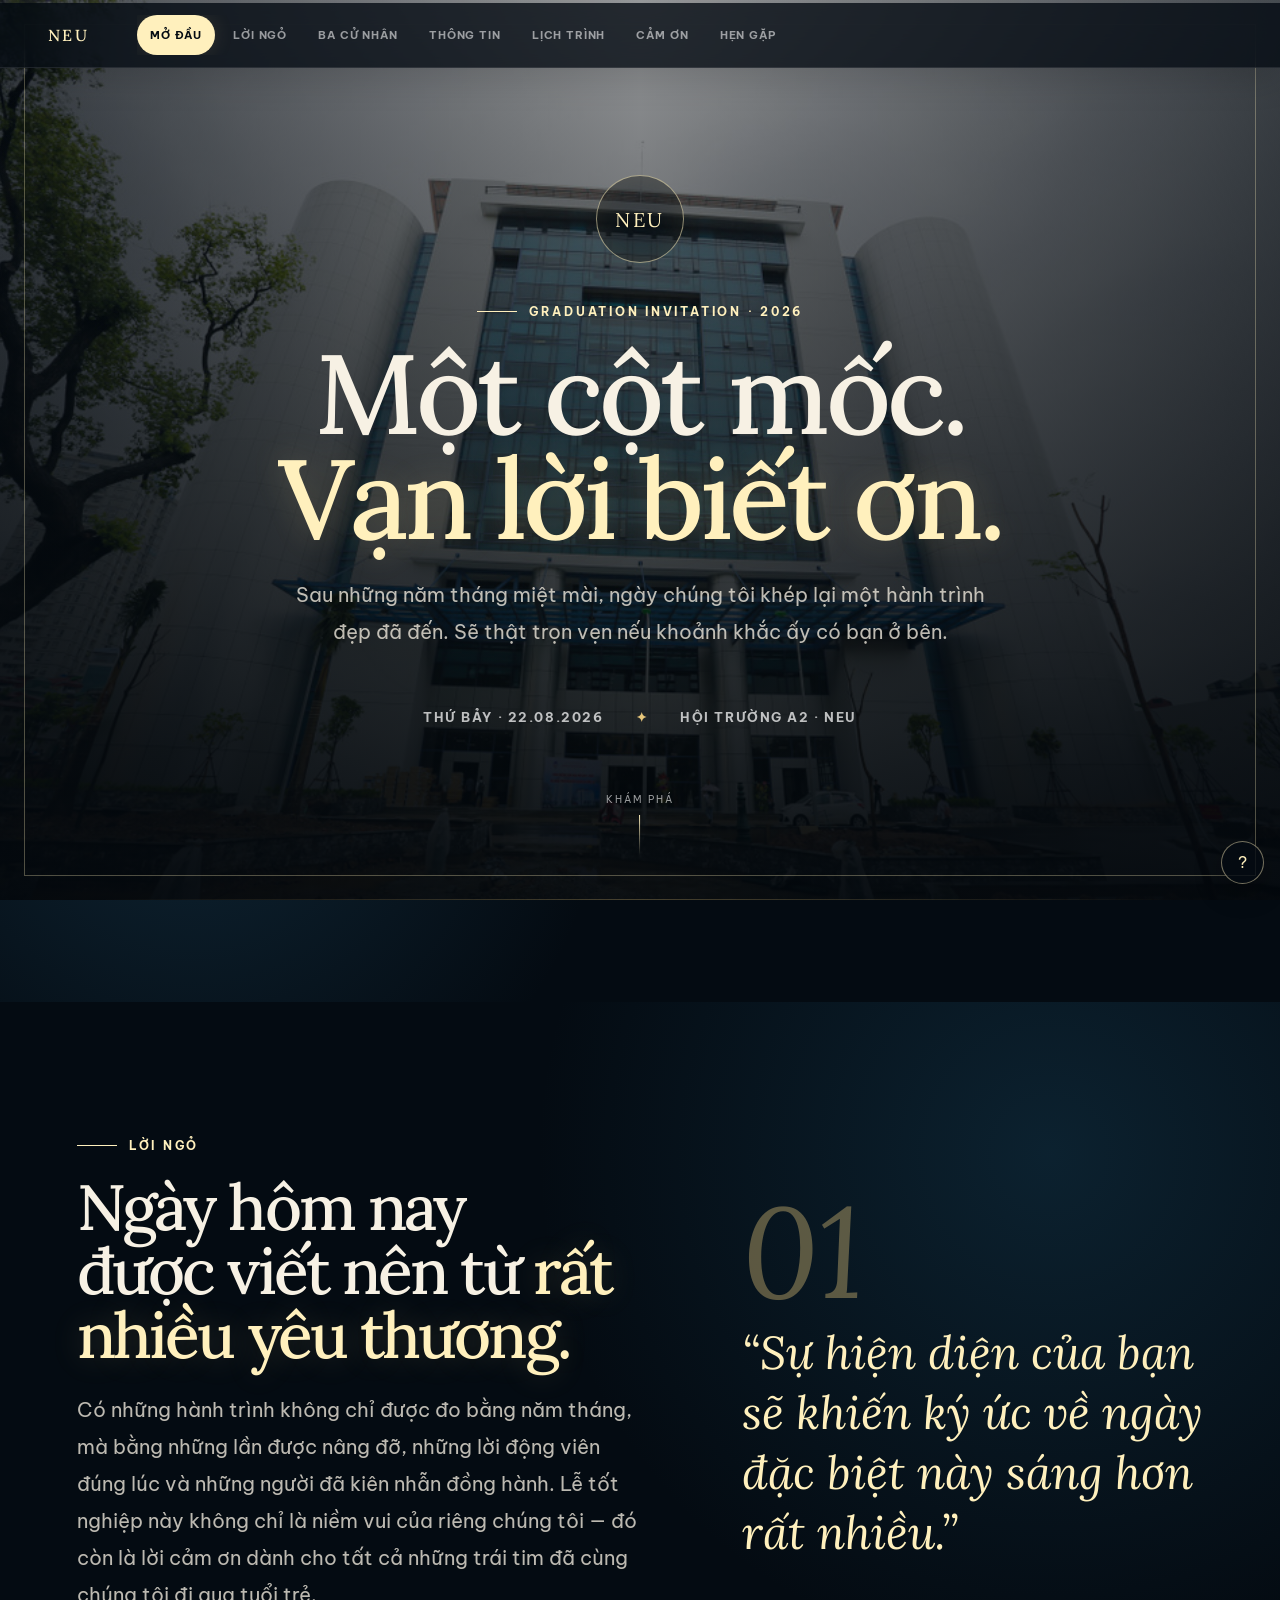
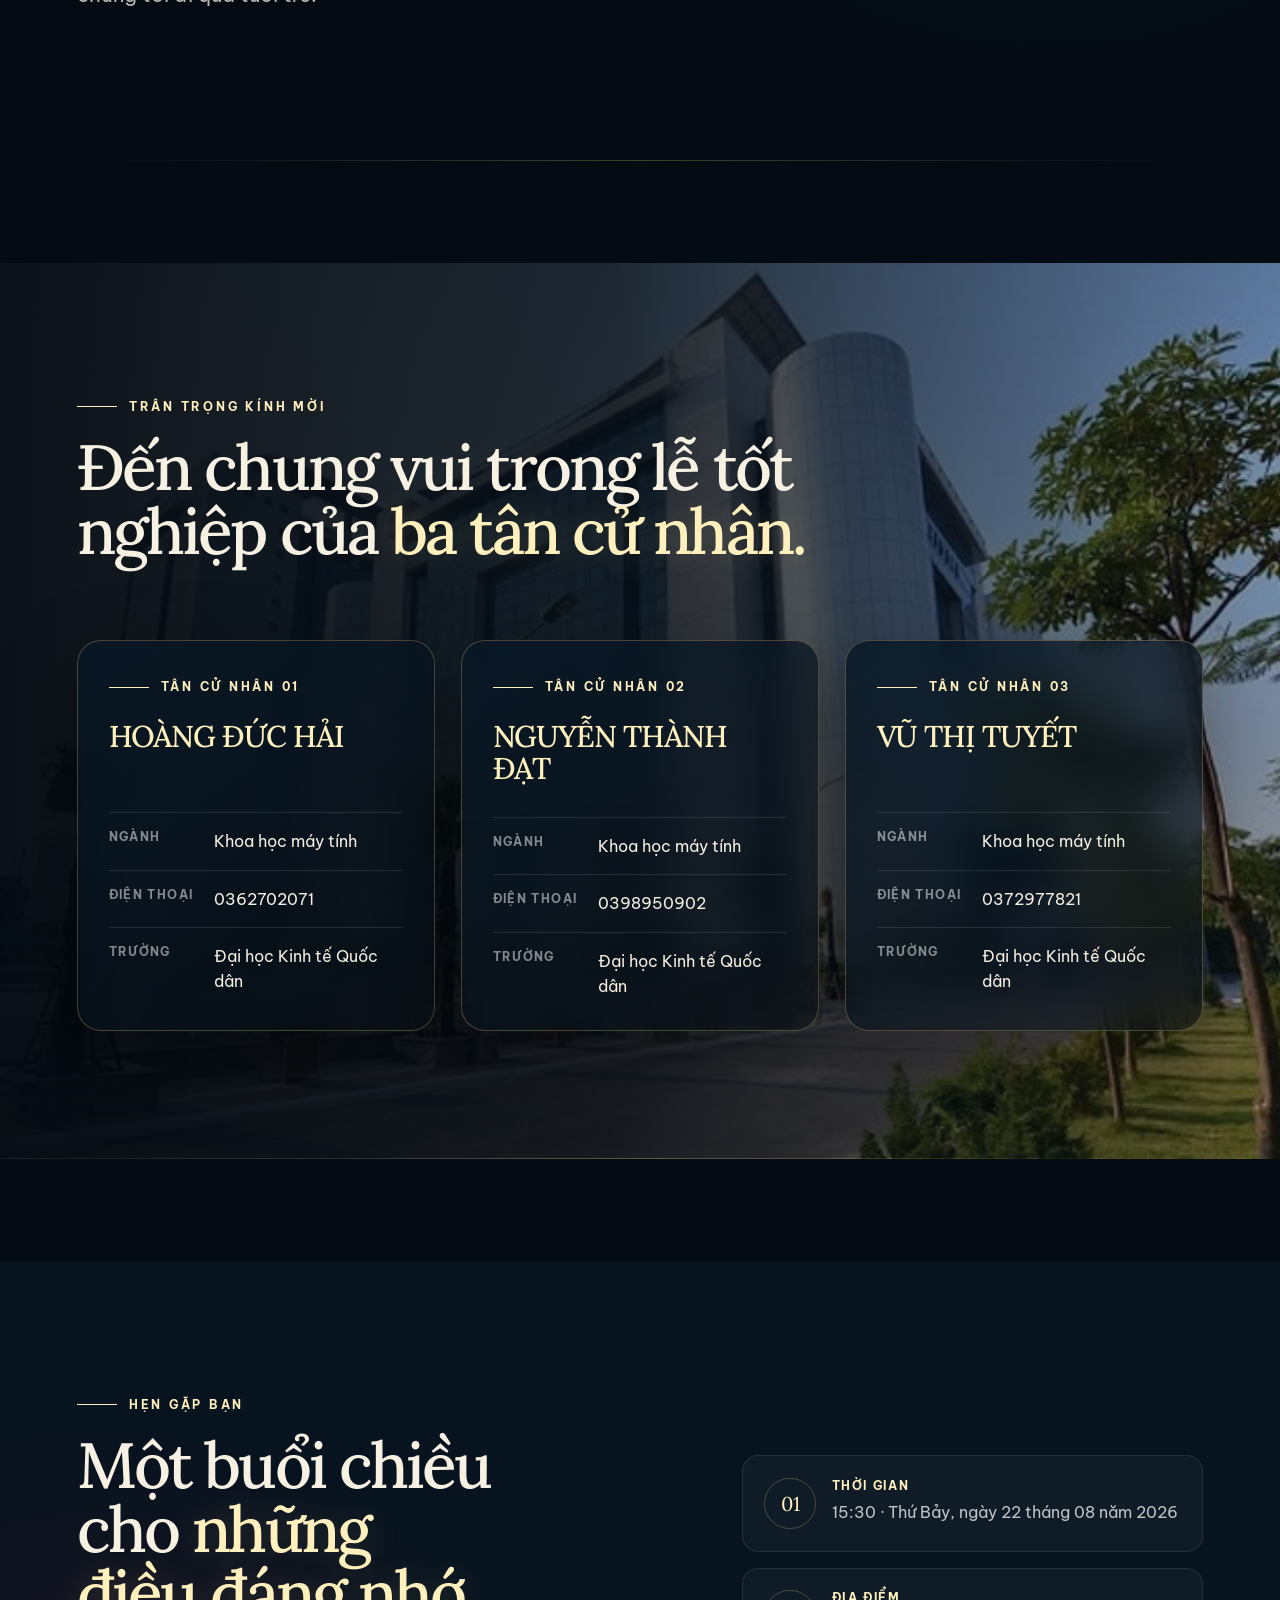
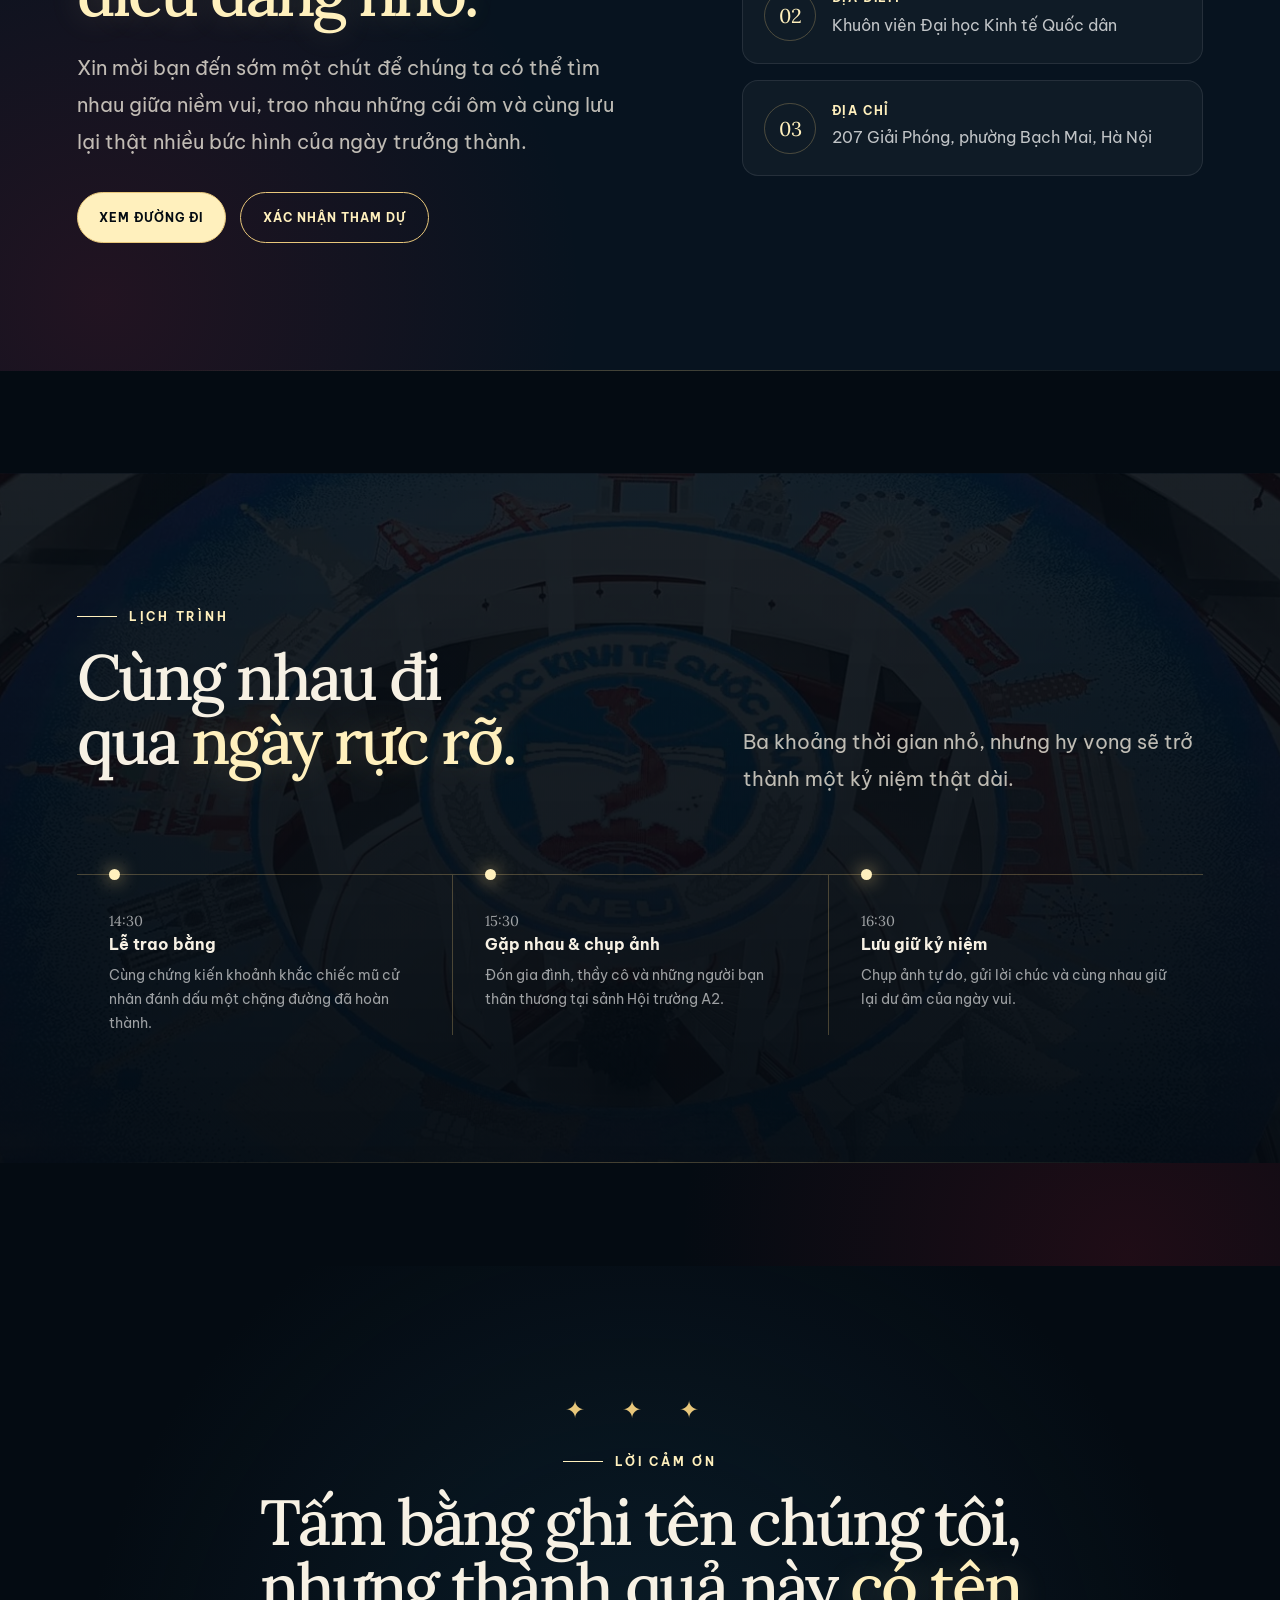
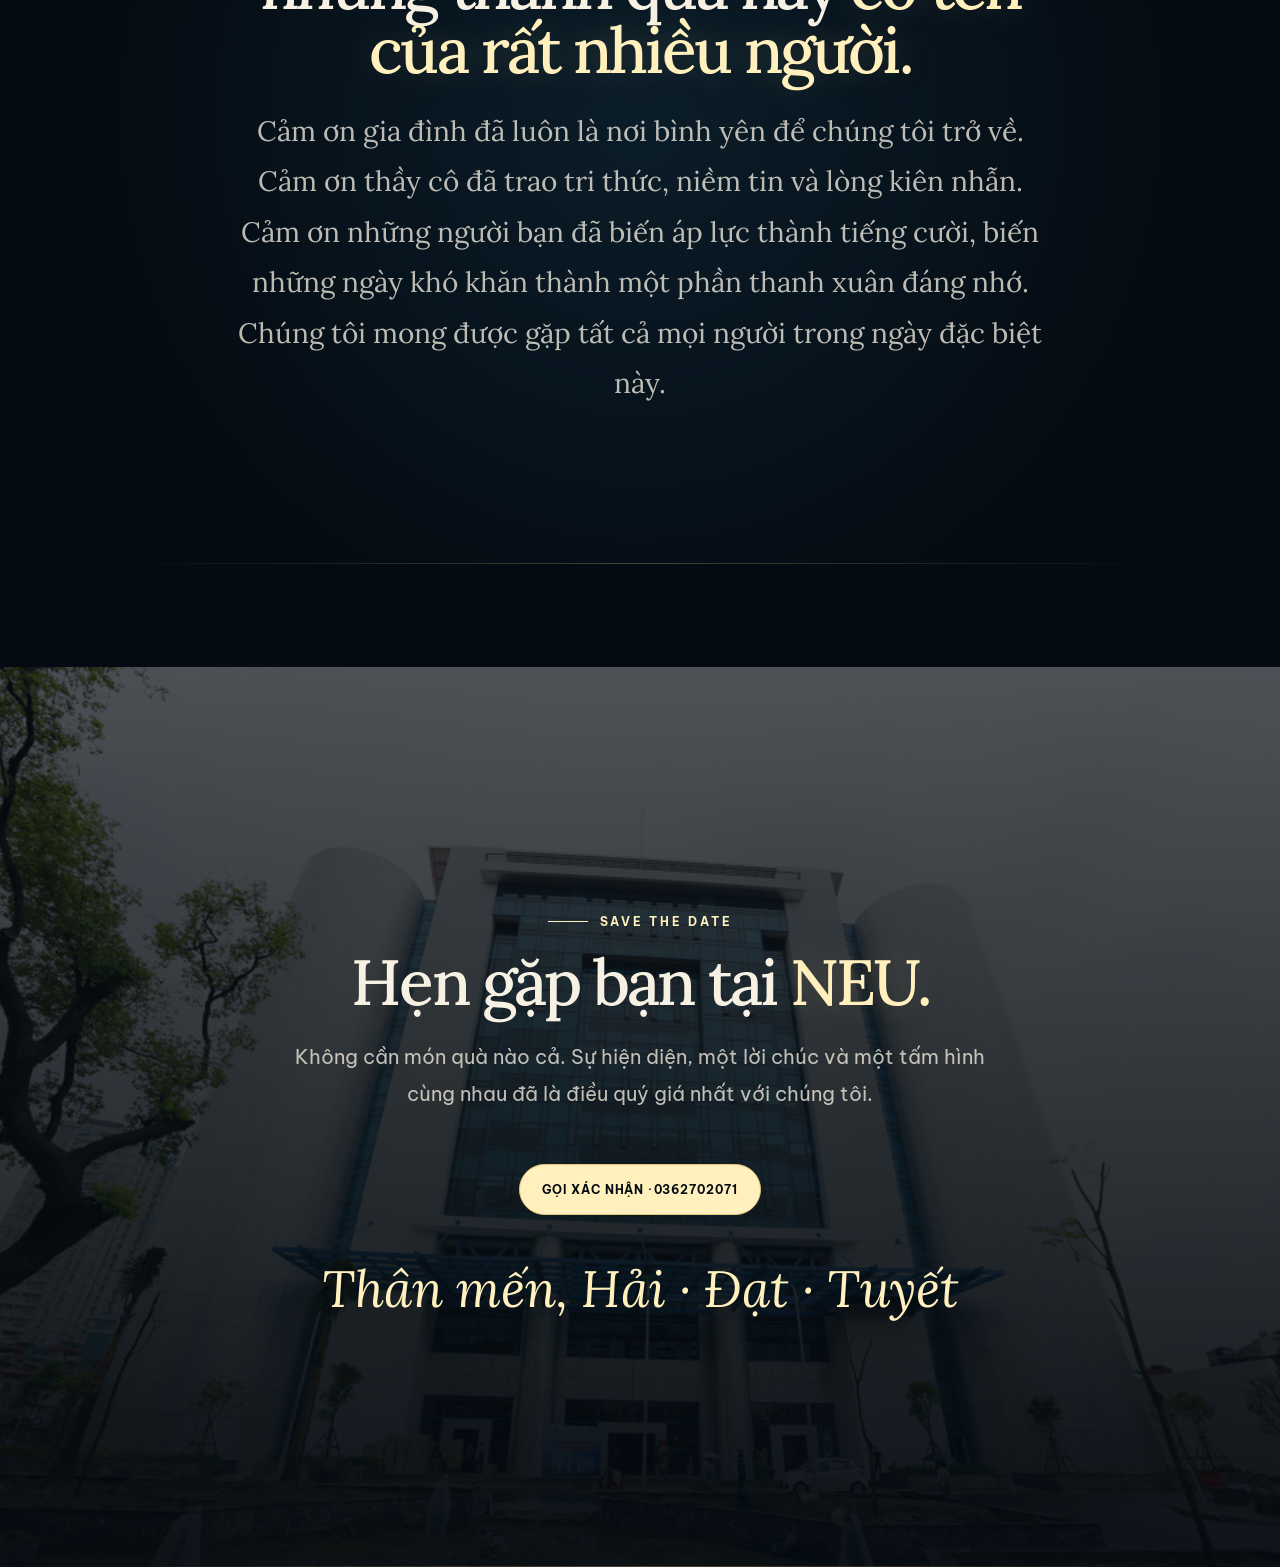
<file: thiep-moi-tot-nghiep-neu/ba-tan-cu-nhan.html>
<!doctype html>
<html lang="vi">
  <head>
    <meta charset="UTF-8" />
    <meta name="viewport" content="width=device-width, initial-scale=1.0" />
    <meta
      name="description"
      content="Thư mời dự lễ tốt nghiệp tại Đại học Kinh tế Quốc dân"
    />
    <meta name="theme-color" content="#07131f" />
    <title>Thư mời tốt nghiệp · Hải, Đạt & Tuyết | NEU</title>

    <style>
      @font-face {
        font-family: "Be Vietnam Pro";
        src: url("assets/fonts/be-vietnam-pro-400.ttf") format("truetype");
        font-style: normal;
        font-weight: 400;
        font-display: swap;
      }

      @font-face {
        font-family: "Be Vietnam Pro";
        src: url("assets/fonts/be-vietnam-pro-700.ttf") format("truetype");
        font-style: normal;
        font-weight: 700;
        font-display: swap;
      }

      @font-face {
        font-family: "Lora";
        src: url("assets/fonts/lora-400.ttf") format("truetype");
        font-style: normal;
        font-weight: 400;
        font-display: swap;
      }

      @font-face {
        font-family: "Lora";
        src: url("assets/fonts/lora-500.ttf") format("truetype");
        font-style: normal;
        font-weight: 500;
        font-display: swap;
      }

      @font-face {
        font-family: "Lora";
        src: url("assets/fonts/lora-italic-400.ttf") format("truetype");
        font-style: italic;
        font-weight: 400;
        font-display: swap;
      }

      :root {
        --navy-950: #040b12;
        --navy-900: #07131f;
        --navy-800: #0b2033;
        --paper: #f7f1e4;
        --paper-soft: rgba(247, 241, 228, 0.76);
        --gold: #e8c77b;
        --gold-light: #fff0bd;
        --red: #a5152c;
        --line: rgba(232, 199, 123, 0.28);
        --glass: rgba(5, 15, 25, 0.68);
        --shadow: 0 28px 80px rgba(0, 0, 0, 0.34);
        --serif: "Lora", Georgia, "Times New Roman", serif;
        --sans:
          "Be Vietnam Pro", ui-sans-serif, -apple-system, BlinkMacSystemFont,
          "Segoe UI", sans-serif;
      }

      *,
      *::before,
      *::after {
        box-sizing: border-box;
      }

      html {
        scroll-behavior: smooth;
        background: var(--navy-950);
      }

      body {
        margin: 0;
        color: var(--paper);
        background:
          radial-gradient(
            circle at 15% 12%,
            rgba(38, 94, 126, 0.3),
            transparent 26rem
          ),
          radial-gradient(
            circle at 88% 70%,
            rgba(165, 21, 44, 0.17),
            transparent 28rem
          ),
          var(--navy-950);
        font-family: var(--sans);
        overflow-x: hidden;
      }

      a {
        color: inherit;
      }

      button,
      a {
        -webkit-tap-highlight-color: transparent;
      }

      .skip-link {
        position: fixed;
        top: 1rem;
        left: 1rem;
        z-index: 100;
        padding: 0.75rem 1rem;
        color: var(--navy-950);
        background: var(--gold-light);
        border-radius: 0.5rem;
        transform: translateY(-180%);
        transition: transform 180ms ease;
      }

      .skip-link:focus {
        transform: translateY(0);
      }

      .progress {
        position: fixed;
        inset: 0 0 auto;
        z-index: 50;
        height: 3px;
        background: rgba(255, 255, 255, 0.06);
      }

      .progress__bar {
        display: block;
        width: 0;
        height: 100%;
        background: linear-gradient(90deg, var(--red), var(--gold-light));
        box-shadow: 0 0 18px var(--gold);
      }

      .site-nav {
        position: fixed;
        inset: 3px 0 auto;
        z-index: 45;
        border-bottom: 1px solid rgba(255, 255, 255, 0.09);
        background: rgba(4, 11, 18, 0.78);
        box-shadow: 0 10px 35px rgba(0, 0, 0, 0.16);
        backdrop-filter: blur(18px) saturate(130%);
      }

      .site-nav__inner {
        display: flex;
        align-items: center;
        width: min(1280px, 100%);
        min-height: 4rem;
        margin-inline: auto;
        padding-inline: clamp(1rem, 4vw, 3rem);
      }

      .site-nav__brand {
        flex: 0 0 auto;
        margin-right: clamp(1rem, 4vw, 3rem);
        color: var(--gold-light);
        font-family: var(--serif);
        font-size: 1rem;
        font-weight: 500;
        letter-spacing: 0.15em;
        text-decoration: none;
      }

      .site-nav__links {
        display: flex;
        flex: 1;
        align-items: center;
        gap: 0.35rem;
        margin: 0;
        padding: 0;
        overflow-x: auto;
        scrollbar-width: none;
        list-style: none;
      }

      .site-nav__links::-webkit-scrollbar {
        display: none;
      }

      .site-nav__link {
        position: relative;
        display: inline-flex;
        align-items: center;
        min-height: 2.5rem;
        padding: 0.65rem 0.8rem;
        border-radius: 999px;
        color: rgba(255, 255, 255, 0.56);
        font-size: 0.66rem;
        font-weight: 700;
        letter-spacing: 0.08em;
        text-decoration: none;
        text-transform: uppercase;
        white-space: nowrap;
        transition:
          color 180ms ease,
          background 180ms ease;
      }

      .site-nav__link:hover,
      .site-nav__link:focus-visible {
        color: var(--paper);
        background: rgba(255, 255, 255, 0.06);
      }

      .site-nav__link.is-active {
        color: var(--navy-950);
        background: var(--gold-light);
        box-shadow: 0 0 20px rgba(232, 199, 123, 0.14);
      }

      .section {
        position: relative;
        isolation: isolate;
        min-height: 68svh;
        display: grid;
        align-items: center;
        padding: clamp(5rem, 10vw, 9rem) clamp(1.25rem, 6vw, 6rem);
        overflow: hidden;
        scroll-margin-top: 4rem;
      }

      .section + .section {
        margin-top: clamp(2rem, 8vw, 8rem);
      }

      .section::after {
        content: "";
        position: absolute;
        inset: auto 8vw 0;
        height: 1px;
        background: linear-gradient(
          90deg,
          transparent,
          var(--line),
          transparent
        );
      }

      .section__inner {
        width: min(1160px, 100%);
        margin-inline: auto;
      }

      .eyebrow {
        display: inline-flex;
        align-items: center;
        gap: 0.75rem;
        margin: 0 0 1.25rem;
        color: var(--gold-light);
        font-size: 0.72rem;
        font-weight: 750;
        letter-spacing: 0.24em;
        line-height: 1.5;
        text-transform: uppercase;
      }

      .eyebrow::before {
        content: "";
        width: 2.5rem;
        height: 1px;
        background: currentColor;
      }

      h1,
      h2,
      h3,
      p {
        margin-top: 0;
      }

      h1,
      h2,
      .quote {
        font-family: var(--serif);
      }

      h1 {
        max-width: 900px;
        margin-bottom: 1.5rem;
        font-size: clamp(3rem, 8.8vw, 8.5rem);
        font-weight: 500;
        letter-spacing: -0.035em;
        line-height: 0.94;
        text-wrap: balance;
      }

      h2 {
        max-width: 780px;
        margin-bottom: 1.5rem;
        font-size: clamp(2.4rem, 5vw, 5.8rem);
        font-weight: 500;
        letter-spacing: -0.045em;
        line-height: 1;
        text-wrap: balance;
      }

      .lead {
        max-width: 700px;
        color: var(--paper-soft);
        font-size: clamp(1rem, 1.6vw, 1.25rem);
        line-height: 1.85;
      }

      .gold {
        color: var(--gold-light);
        text-shadow: 0 0 32px rgba(255, 225, 151, 0.18);
      }

      .hero {
        min-height: 100svh;
        text-align: center;
        background-image:
          linear-gradient(180deg, rgba(2, 7, 12, 0.42), rgba(2, 7, 12, 0.94)),
          linear-gradient(
            90deg,
            rgba(5, 14, 23, 0.6),
            transparent 50%,
            rgba(5, 14, 23, 0.6)
          ),
          url("assets/neu-a2-entrance.jpg");
        background-position: center;
        background-size: cover;
      }

      .hero::before {
        content: "";
        position: absolute;
        inset: 1.5rem;
        z-index: -1;
        border: 1px solid rgba(255, 240, 189, 0.3);
        pointer-events: none;
      }

      .hero__inner {
        display: grid;
        justify-items: center;
      }

      .hero__mark {
        display: grid;
        place-items: center;
        width: 5.5rem;
        aspect-ratio: 1;
        margin-bottom: 2.5rem;
        border: 1px solid rgba(255, 240, 189, 0.55);
        border-radius: 50%;
        color: var(--gold-light);
        background: rgba(4, 11, 18, 0.42);
        box-shadow: inset 0 0 32px rgba(232, 199, 123, 0.09);
        font-family: var(--serif);
        font-size: 1.25rem;
        letter-spacing: 0.14em;
      }

      .hero .lead {
        margin-inline: auto;
      }

      .hero__meta {
        display: flex;
        flex-wrap: wrap;
        justify-content: center;
        gap: 0.7rem 2rem;
        margin: 2.4rem 0 0;
        color: rgba(255, 255, 255, 0.72);
        font-size: 0.82rem;
        font-weight: 700;
        letter-spacing: 0.12em;
        text-transform: uppercase;
      }

      .hero__meta span + span::before {
        content: "✦";
        margin-right: 2rem;
        color: var(--gold);
      }

      .scroll-cue {
        position: absolute;
        bottom: 2.8rem;
        left: 50%;
        display: grid;
        justify-items: center;
        gap: 0.55rem;
        color: rgba(255, 255, 255, 0.6);
        font-size: 0.62rem;
        letter-spacing: 0.2em;
        text-decoration: none;
        text-transform: uppercase;
        transform: translateX(-50%);
      }

      .scroll-cue::after {
        content: "";
        width: 1px;
        height: 2.5rem;
        background: linear-gradient(var(--gold-light), transparent);
        animation: breathe 1.8s ease-in-out infinite;
      }

      .story {
        background:
          radial-gradient(
            circle at 82% 20%,
            rgba(26, 75, 102, 0.35),
            transparent 32rem
          ),
          var(--navy-950);
      }

      .story__grid,
      .graduate__grid,
      .details__grid {
        display: grid;
        grid-template-columns: minmax(0, 1fr) minmax(320px, 0.82fr);
        gap: clamp(3rem, 8vw, 8rem);
        align-items: center;
      }

      .quote {
        margin: 0;
        color: var(--gold-light);
        font-size: clamp(1.8rem, 3.6vw, 3.5rem);
        font-style: italic;
        line-height: 1.3;
      }

      .chapter-no {
        display: block;
        margin-bottom: 1.25rem;
        color: rgba(232, 199, 123, 0.38);
        font-family: var(--serif);
        font-size: clamp(4rem, 10vw, 8rem);
        line-height: 0.8;
      }

      .graduate {
        background-image:
          linear-gradient(
            90deg,
            rgba(3, 10, 17, 0.97) 0%,
            rgba(3, 10, 17, 0.85) 48%,
            rgba(3, 10, 17, 0.36)
          ),
          url("assets/neu-a2-campus.png");
        background-position: center;
        background-size: cover;
      }

      .graduate__card {
        padding: clamp(1.6rem, 4vw, 3.2rem);
        border: 1px solid var(--line);
        border-radius: 1.5rem;
        background: linear-gradient(
          145deg,
          rgba(9, 25, 39, 0.84),
          rgba(4, 11, 18, 0.56)
        );
        box-shadow: var(--shadow);
        backdrop-filter: blur(18px);
      }

      .graduate--group .graduate__intro {
        max-width: 900px;
        margin-bottom: clamp(2.5rem, 6vw, 5rem);
      }

      .graduate__cards {
        display: grid;
        grid-template-columns: repeat(3, minmax(0, 1fr));
        gap: clamp(1rem, 2vw, 1.6rem);
      }

      .graduate--group .graduate__card {
        padding: clamp(1.5rem, 2.4vw, 2.4rem);
      }

      .graduate--group .graduate__name {
        min-height: 2em;
        font-size: clamp(1.65rem, 2.35vw, 2.65rem);
        line-height: 1.08;
      }

      .graduate--group .fact {
        grid-template-columns: 5.9rem 1fr;
        gap: 0.7rem;
      }

      .graduate__name {
        margin: 0.25rem 0 1.25rem;
        color: var(--gold-light);
        font-family: var(--serif);
        font-size: clamp(2.3rem, 4vw, 4.7rem);
        font-weight: 500;
        letter-spacing: -0.035em;
        line-height: 1;
        text-transform: uppercase;
      }

      .graduate__facts {
        display: grid;
        gap: 1rem;
        margin: 2rem 0 0;
      }

      .fact {
        display: grid;
        grid-template-columns: 7.5rem 1fr;
        gap: 1rem;
        padding-top: 1rem;
        border-top: 1px solid rgba(255, 255, 255, 0.11);
      }

      .fact dt {
        color: rgba(255, 255, 255, 0.5);
        font-size: 0.72rem;
        font-weight: 750;
        letter-spacing: 0.12em;
        text-transform: uppercase;
      }

      .fact dd {
        margin: 0;
        color: var(--paper);
        line-height: 1.55;
      }

      .details {
        background:
          radial-gradient(
            circle at 8% 90%,
            rgba(165, 21, 44, 0.17),
            transparent 30rem
          ),
          var(--navy-900);
      }

      .details__list {
        display: grid;
        gap: 1rem;
      }

      .detail-card {
        display: grid;
        grid-template-columns: 3.2rem 1fr;
        gap: 1rem;
        padding: 1.35rem;
        border: 1px solid rgba(255, 255, 255, 0.09);
        border-radius: 1rem;
        background: rgba(255, 255, 255, 0.035);
      }

      .detail-card__icon {
        display: grid;
        place-items: center;
        width: 3.2rem;
        height: 3.2rem;
        border: 1px solid var(--line);
        border-radius: 50%;
        color: var(--gold-light);
        font-family: var(--serif);
        font-size: 1.25rem;
      }

      .detail-card h3 {
        margin-bottom: 0.4rem;
        color: var(--gold-light);
        font-size: 0.72rem;
        letter-spacing: 0.14em;
        text-transform: uppercase;
      }

      .detail-card p {
        margin-bottom: 0;
        color: rgba(255, 255, 255, 0.74);
        line-height: 1.65;
      }

      .button-row {
        display: flex;
        flex-wrap: wrap;
        gap: 0.9rem;
        margin-top: 2rem;
      }

      .button {
        display: inline-flex;
        align-items: center;
        justify-content: center;
        min-height: 3.15rem;
        padding: 0.85rem 1.35rem;
        border: 1px solid var(--gold);
        border-radius: 999px;
        color: var(--navy-950);
        background: var(--gold-light);
        font-size: 0.78rem;
        font-weight: 800;
        letter-spacing: 0.08em;
        text-decoration: none;
        text-transform: uppercase;
        transition:
          transform 180ms ease,
          box-shadow 180ms ease;
      }

      .button--ghost {
        color: var(--gold-light);
        background: transparent;
      }

      .button:hover,
      .button:focus-visible {
        transform: translateY(-2px);
        box-shadow: 0 10px 28px rgba(232, 199, 123, 0.18);
      }

      .timeline {
        background-image:
          linear-gradient(180deg, rgba(3, 10, 17, 0.89), rgba(3, 10, 17, 0.97)),
          url("assets/neu-a2-architecture.webp");
        background-position: center;
        background-size: cover;
      }

      .timeline__head {
        display: flex;
        justify-content: space-between;
        gap: 2rem;
        align-items: end;
        margin-bottom: clamp(2.5rem, 6vw, 5rem);
      }

      .timeline__head .lead {
        max-width: 460px;
        margin-bottom: 0;
      }

      .timeline__list {
        display: grid;
        grid-template-columns: repeat(3, 1fr);
        border-top: 1px solid var(--line);
      }

      .timeline__item {
        position: relative;
        padding: 2.2rem 2rem 0;
      }

      .timeline__item + .timeline__item {
        border-left: 1px solid var(--line);
      }

      .timeline__item::before {
        content: "";
        position: absolute;
        top: -0.36rem;
        left: 2rem;
        width: 0.7rem;
        aspect-ratio: 1;
        border-radius: 50%;
        background: var(--gold-light);
        box-shadow: 0 0 18px var(--gold);
      }

      .timeline__time {
        margin-bottom: 0.6rem;
        color: var(--gold-light);
        font-family: var(--serif);
        font-size: 1.9rem;
      }

      .timeline__item h3 {
        margin-bottom: 0.65rem;
        font-size: 1rem;
      }

      .timeline__item p {
        margin-bottom: 0;
        color: rgba(255, 255, 255, 0.6);
        font-size: 0.9rem;
        line-height: 1.65;
      }

      .gratitude {
        min-height: 82svh;
        text-align: center;
        background:
          radial-gradient(
            circle at 50% 50%,
            rgba(30, 80, 108, 0.26),
            transparent 35rem
          ),
          var(--navy-950);
      }

      .gratitude .section__inner {
        display: grid;
        justify-items: center;
      }

      .gratitude__ornament {
        margin-bottom: 1.8rem;
        color: var(--gold);
        font-size: 1.5rem;
        letter-spacing: 0.65em;
      }

      .gratitude .lead {
        max-width: 820px;
        font-family: var(--serif);
        font-size: clamp(1.25rem, 2.2vw, 1.75rem);
        line-height: 1.8;
      }

      .closing {
        min-height: 100svh;
        text-align: center;
        background-image:
          linear-gradient(180deg, rgba(3, 9, 15, 0.7), rgba(3, 9, 15, 0.94)),
          url("assets/neu-a2-entrance.jpg");
        background-position: center;
        background-size: cover;
      }

      .closing .section__inner {
        display: grid;
        justify-items: center;
      }

      .signature {
        margin: 2.5rem 0 0;
        color: var(--gold-light);
        font-family: var(--serif);
        font-size: clamp(2rem, 4vw, 3.6rem);
        font-style: italic;
      }

      .helper {
        position: fixed;
        right: 1rem;
        bottom: 1rem;
        z-index: 30;
      }

      .helper summary {
        display: grid;
        place-items: center;
        width: 2.7rem;
        aspect-ratio: 1;
        border: 1px solid rgba(255, 240, 189, 0.45);
        border-radius: 50%;
        color: var(--gold-light);
        background: rgba(4, 11, 18, 0.8);
        box-shadow: 0 8px 28px rgba(0, 0, 0, 0.3);
        cursor: pointer;
        list-style: none;
      }

      .helper summary::-webkit-details-marker {
        display: none;
      }

      .helper__panel {
        position: absolute;
        right: 0;
        bottom: 3.3rem;
        width: min(22rem, calc(100vw - 2rem));
        padding: 1.2rem;
        border: 1px solid var(--line);
        border-radius: 1rem;
        color: rgba(255, 255, 255, 0.75);
        background: rgba(4, 11, 18, 0.96);
        box-shadow: var(--shadow);
        font-size: 0.82rem;
        line-height: 1.65;
      }

      .helper__panel strong {
        color: var(--gold-light);
      }

      .helper__panel p:last-child {
        margin-bottom: 0;
      }

      .reveal {
        opacity: 0;
        transform: translateY(2rem);
        transition:
          opacity 800ms ease,
          transform 800ms cubic-bezier(0.2, 0.7, 0.2, 1);
      }

      .reveal.is-visible {
        opacity: 1;
        transform: translateY(0);
      }

      @keyframes breathe {
        0%,
        100% {
          opacity: 0.35;
          transform: scaleY(0.75);
          transform-origin: top;
        }
        50% {
          opacity: 1;
          transform: scaleY(1);
        }
      }

      @media (max-width: 840px) {
        .site-nav__inner {
          min-height: 3.7rem;
          padding-inline: 0.8rem;
        }

        .site-nav__brand {
          margin-right: 0.45rem;
          font-size: 0.82rem;
        }

        .site-nav__link {
          min-height: 2.35rem;
          padding-inline: 0.68rem;
          font-size: 0.61rem;
        }

        .story__grid,
        .graduate__grid,
        .details__grid {
          grid-template-columns: 1fr;
        }

        .graduate__cards {
          grid-template-columns: 1fr;
        }

        .graduate--group .graduate__name {
          min-height: auto;
        }

        .graduate {
          background-image:
            linear-gradient(
              180deg,
              rgba(3, 10, 17, 0.72),
              rgba(3, 10, 17, 0.98)
            ),
            url("assets/neu-a2-campus.png");
          background-position: 62% center;
        }

        .timeline__head {
          display: block;
        }

        .timeline__list {
          grid-template-columns: 1fr;
          border-top: 0;
          border-left: 1px solid var(--line);
        }

        .timeline__item {
          padding: 0 0 2.5rem 2rem;
        }

        .timeline__item + .timeline__item {
          border-left: 0;
        }

        .timeline__item::before {
          top: 0.45rem;
          left: -0.36rem;
        }

        .hero__meta span + span::before {
          content: none;
        }

        .hero__meta {
          display: grid;
        }
      }

      @media (max-width: 520px) {
        .section {
          padding-inline: 1.25rem;
        }

        .hero::before {
          inset: 0.75rem;
        }

        .fact {
          grid-template-columns: 1fr;
          gap: 0.35rem;
        }

        .button-row {
          display: grid;
        }

        .button {
          width: 100%;
        }
      }

      @media (prefers-reduced-motion: reduce) {
        html {
          scroll-behavior: auto;
        }

        *,
        *::before,
        *::after {
          animation-duration: 0.01ms !important;
          animation-iteration-count: 1 !important;
          transition-duration: 0.01ms !important;
        }

        .reveal {
          opacity: 1;
          transform: none;
        }
      }
    </style>
  </head>

  <body>
    <a class="skip-link" href="#noi-dung">Chuyển đến nội dung chính</a>
    <div class="progress" aria-hidden="true">
      <span class="progress__bar"></span>
    </div>

    <nav class="site-nav" aria-label="Mục lục thiệp">
      <div class="site-nav__inner">
        <a class="site-nav__brand" href="#mo-dau" aria-label="Về đầu thiệp"
          >NEU</a
        >
        <ul class="site-nav__links">
          <li>
            <a
              class="site-nav__link is-active"
              href="#mo-dau"
              aria-current="true"
              >Mở đầu</a
            >
          </li>
          <li><a class="site-nav__link" href="#cau-chuyen">Lời ngỏ</a></li>
          <li><a class="site-nav__link" href="#tan-cu-nhan">Ba cử nhân</a></li>
          <li><a class="site-nav__link" href="#thong-tin">Thông tin</a></li>
          <li><a class="site-nav__link" href="#lich-trinh">Lịch trình</a></li>
          <li><a class="site-nav__link" href="#cam-on">Cảm ơn</a></li>
          <li><a class="site-nav__link" href="#hen-gap">Hẹn gặp</a></li>
        </ul>
      </div>
    </nav>

    <main id="noi-dung">
      <section class="section hero" id="mo-dau" aria-labelledby="hero-title">
        <div class="section__inner hero__inner reveal">
          <div class="hero__mark" aria-label="Đại học Kinh tế Quốc dân">
            NEU
          </div>
          <p class="eyebrow">Graduation invitation · 2026</p>
          <h1 id="hero-title">
            Một cột mốc.<br /><span class="gold">Vạn lời biết ơn.</span>
          </h1>
          <p class="lead">
            Sau những năm tháng miệt mài, ngày chúng tôi khép lại một hành trình
            đẹp đã đến. Sẽ thật trọn vẹn nếu khoảnh khắc ấy có bạn ở bên.
          </p>
          <div class="hero__meta" aria-label="Thông tin chính">
            <span data-field="date">Thứ Bảy · 22.08.2026</span>
            <span data-field="venue-short">Hội trường A2 · NEU</span>
          </div>
        </div>
        <a class="scroll-cue" href="#cau-chuyen">Khám phá</a>
      </section>

      <section
        class="section story"
        id="cau-chuyen"
        aria-labelledby="story-title"
      >
        <div class="section__inner story__grid">
          <div class="reveal">
            <p class="eyebrow">Lời ngỏ</p>
            <h2 id="story-title">
              Ngày hôm nay được viết nên từ
              <span class="gold">rất nhiều yêu thương.</span>
            </h2>
            <p class="lead">
              Có những hành trình không chỉ được đo bằng năm tháng, mà bằng
              những lần được nâng đỡ, những lời động viên đúng lúc và những
              người đã kiên nhẫn đồng hành. Lễ tốt nghiệp này không chỉ là niềm
              vui của riêng chúng tôi — đó còn là lời cảm ơn dành cho tất cả
              những trái tim đã cùng chúng tôi đi qua tuổi trẻ.
            </p>
          </div>
          <blockquote class="quote reveal">
            <span class="chapter-no">01</span>
            “Sự hiện diện của bạn sẽ khiến ký ức về ngày đặc biệt này sáng hơn
            rất nhiều.”
          </blockquote>
        </div>
      </section>

      <section
        class="section graduate graduate--group"
        id="tan-cu-nhan"
        aria-labelledby="graduate-title"
      >
        <div class="section__inner">
          <div class="graduate__intro reveal">
            <p class="eyebrow">Trân trọng kính mời</p>
            <h2 id="graduate-title">
              Đến chung vui trong lễ tốt nghiệp của
              <span class="gold">ba tân cử nhân.</span>
            </h2>
          </div>
          <div class="graduate__cards reveal">
            <article
              class="graduate__card"
              aria-label="Thông tin Hoàng Đức Hải"
            >
              <p class="eyebrow">Tân cử nhân 01</p>
              <p class="graduate__name">Hoàng Đức Hải</p>
              <dl class="graduate__facts">
                <div class="fact">
                  <dt>Ngành</dt>
                  <dd>Khoa học máy tính</dd>
                </div>
                <div class="fact">
                  <dt>Điện thoại</dt>
                  <dd>0362702071</dd>
                </div>
                <div class="fact">
                  <dt>Trường</dt>
                  <dd>Đại học Kinh tế Quốc dân</dd>
                </div>
              </dl>
            </article>
            <article
              class="graduate__card"
              aria-label="Thông tin Nguyễn Thành Đạt"
            >
              <p class="eyebrow">Tân cử nhân 02</p>
              <p class="graduate__name">Nguyễn Thành Đạt</p>
              <dl class="graduate__facts">
                <div class="fact">
                  <dt>Ngành</dt>
                  <dd>Khoa học máy tính</dd>
                </div>
                <div class="fact">
                  <dt>Điện thoại</dt>
                  <dd>0398950902</dd>
                </div>
                <div class="fact">
                  <dt>Trường</dt>
                  <dd>Đại học Kinh tế Quốc dân</dd>
                </div>
              </dl>
            </article>
            <article class="graduate__card" aria-label="Thông tin Vũ Thị Tuyết">
              <p class="eyebrow">Tân cử nhân 03</p>
              <p class="graduate__name">Vũ Thị Tuyết</p>
              <dl class="graduate__facts">
                <div class="fact">
                  <dt>Ngành</dt>
                  <dd>Khoa học máy tính</dd>
                </div>
                <div class="fact">
                  <dt>Điện thoại</dt>
                  <dd>0372977821</dd>
                </div>
                <div class="fact">
                  <dt>Trường</dt>
                  <dd>Đại học Kinh tế Quốc dân</dd>
                </div>
              </dl>
            </article>
          </div>
        </div>
      </section>

      <section
        class="section details"
        id="thong-tin"
        aria-labelledby="details-title"
      >
        <div class="section__inner details__grid">
          <div class="reveal">
            <p class="eyebrow">Hẹn gặp bạn</p>
            <h2 id="details-title">
              Một buổi chiều cho <span class="gold">những điều đáng nhớ.</span>
            </h2>
            <p class="lead">
              Xin mời bạn đến sớm một chút để chúng ta có thể tìm nhau giữa niềm
              vui, trao nhau những cái ôm và cùng lưu lại thật nhiều bức hình
              của ngày trưởng thành.
            </p>
            <div class="button-row">
              <a
                class="button"
                data-link="map"
                href="https://maps.app.goo.gl/sJkxq9hN4T8QKiDv9"
                target="_blank"
                rel="noreferrer"
                >Xem đường đi</a
              >
              <a
                class="button button--ghost"
                data-link="phone"
                href="tel:0362702071"
                >Xác nhận tham dự</a
              >
            </div>
          </div>

          <div class="details__list reveal">
            <article class="detail-card">
              <span class="detail-card__icon" aria-hidden="true">01</span>
              <div>
                <h3>Thời gian</h3>
                <p>
                  <span data-field="time">15:30</span> ·
                  <span data-field="date-long"
                    >Thứ Bảy, ngày 22 tháng 08 năm 2026</span
                  >
                </p>
              </div>
            </article>
            <article class="detail-card">
              <span class="detail-card__icon" aria-hidden="true">02</span>
              <div>
                <h3>Địa điểm</h3>
                <p data-field="venue">Khuôn viên Đại học Kinh tế Quốc dân</p>
              </div>
            </article>
            <article class="detail-card">
              <span class="detail-card__icon" aria-hidden="true">03</span>
              <div>
                <h3>Địa chỉ</h3>
                <p data-field="address">
                  207 Giải Phóng, phường Bạch Mai, Hà Nội
                </p>
              </div>
            </article>
          </div>
        </div>
      </section>

      <section
        class="section timeline"
        id="lich-trinh"
        aria-labelledby="timeline-title"
      >
        <div class="section__inner">
          <div class="timeline__head reveal">
            <div>
              <p class="eyebrow">Lịch trình</p>
              <h2 id="timeline-title">
                Cùng nhau đi qua <span class="gold">ngày rực rỡ.</span>
              </h2>
            </div>
            <p class="lead">
              Ba khoảng thời gian nhỏ, nhưng hy vọng sẽ trở thành một kỷ niệm
              thật dài.
            </p>
          </div>
          <div class="timeline__list reveal">
            <article class="timeline__item">
              <p class="timeline__time">14:30</p>
              <h3>Lễ trao bằng</h3>
              <p>
                Cùng chứng kiến khoảnh khắc chiếc mũ cử nhân đánh dấu một chặng
                đường đã hoàn thành.
              </p>
            </article>
            <article class="timeline__item">
              <p class="timeline__time">15:30</p>
              <h3>Gặp nhau & chụp ảnh</h3>
              <p>
                Đón gia đình, thầy cô và những người bạn thân thương tại sảnh
                Hội trường A2.
              </p>
            </article>
            <article class="timeline__item">
              <p class="timeline__time">16:30</p>
              <h3>Lưu giữ kỷ niệm</h3>
              <p>
                Chụp ảnh tự do, gửi lời chúc và cùng nhau giữ lại dư âm của ngày
                vui.
              </p>
            </article>
          </div>
        </div>
      </section>

      <section
        class="section gratitude"
        id="cam-on"
        aria-labelledby="gratitude-title"
      >
        <div class="section__inner reveal">
          <div class="gratitude__ornament" aria-hidden="true">✦ ✦ ✦</div>
          <p class="eyebrow">Lời cảm ơn</p>
          <h2 id="gratitude-title">
            Tấm bằng ghi tên chúng tôi,<br />nhưng thành quả này
            <span class="gold">có tên của rất nhiều người.</span>
          </h2>
          <p class="lead">
            Cảm ơn gia đình đã luôn là nơi bình yên để chúng tôi trở về. Cảm ơn
            thầy cô đã trao tri thức, niềm tin và lòng kiên nhẫn. Cảm ơn những
            người bạn đã biến áp lực thành tiếng cười, biến những ngày khó khăn
            thành một phần thanh xuân đáng nhớ. Chúng tôi mong được gặp tất cả
            mọi người trong ngày đặc biệt này.
          </p>
        </div>
      </section>

      <section
        class="section closing"
        id="hen-gap"
        aria-labelledby="closing-title"
      >
        <div class="section__inner reveal">
          <p class="eyebrow">Save the date</p>
          <h2 id="closing-title">
            Hẹn gặp bạn tại <span class="gold">NEU.</span>
          </h2>
          <p class="lead">
            Không cần món quà nào cả. Sự hiện diện, một lời chúc và một tấm hình
            cùng nhau đã là điều quý giá nhất với chúng tôi.
          </p>
          <div class="button-row">
            <a class="button" data-link="phone" href="tel:0362702071"
              >Gọi xác nhận · <span data-field="phone">0362702071</span></a
            >
          </div>
          <p class="signature" data-field="signature">
            Thân mến, Hải · Đạt · Tuyết
          </p>
        </div>
      </section>
    </main>

    <details class="helper">
      <summary aria-label="Hướng dẫn tùy chỉnh">?</summary>
      <div class="helper__panel">
        <p><strong>Tùy chỉnh thiệp</strong></p>
        <p>
          Mở tệp HTML tương ứng bằng trình soạn thảo, tìm cụm
          <strong>INVITATION_CONFIG</strong> ở cuối tệp rồi sửa thông tin trong
          một chỗ duy nhất.
        </p>
        <p>
          Hướng dẫn đầy đủ nằm trong tệp <strong>HUONG_DAN.md</strong> đi kèm.
        </p>
      </div>
    </details>

    <script>
      // ==================== INVITATION_CONFIG ====================
      // Chỉ cần sửa các giá trị bên phải để cá nhân hóa toàn bộ thiệp.
      const INVITATION_CONFIG = {
        name: "Hải · Đạt · Tuyết",
        signature: "Thân mến, Hải · Đạt · Tuyết",
        major: "Khoa học máy tính",
        school: "Đại học Kinh tế Quốc dân",
        classYear: "2020 — 2024",
        time: "15:30",
        date: "Thứ Bảy · 22.08.2026",
        dateLong: "Thứ Bảy, ngày 22 tháng 08 năm 2026",
        venueShort: "Hội trường A2 · NEU",
        venue: "Khuôn viên Đại học Kinh tế Quốc dân",
        address: "207 Giải Phóng, phường Bạch Mai, Hà Nội",
        phone: "0362702071",
        phoneHref: "tel:0362702071",
        mapHref: "https://maps.app.goo.gl/sJkxq9hN4T8QKiDv9",
      };

      const fieldMap = {
        name: INVITATION_CONFIG.name,
        signature: INVITATION_CONFIG.signature,
        major: INVITATION_CONFIG.major,
        school: INVITATION_CONFIG.school,
        "class-year": INVITATION_CONFIG.classYear,
        time: INVITATION_CONFIG.time,
        date: INVITATION_CONFIG.date,
        "date-long": INVITATION_CONFIG.dateLong,
        "venue-short": INVITATION_CONFIG.venueShort,
        venue: INVITATION_CONFIG.venue,
        address: INVITATION_CONFIG.address,
        phone: INVITATION_CONFIG.phone,
      };

      Object.entries(fieldMap).forEach(([field, value]) => {
        document
          .querySelectorAll(`[data-field="${field}"]`)
          .forEach((element) => {
            element.textContent = value;
          });
      });

      document.querySelectorAll('[data-link="phone"]').forEach((element) => {
        element.href = INVITATION_CONFIG.phoneHref;
      });

      document.querySelectorAll('[data-link="map"]').forEach((element) => {
        element.href = INVITATION_CONFIG.mapHref;
      });

      const progressBar = document.querySelector(".progress__bar");
      const updateProgress = () => {
        const scrollable =
          document.documentElement.scrollHeight - window.innerHeight;
        const progress =
          scrollable > 0 ? (window.scrollY / scrollable) * 100 : 0;
        progressBar.style.width = `${Math.min(100, Math.max(0, progress))}%`;
      };

      window.addEventListener("scroll", updateProgress, { passive: true });
      updateProgress();

      const navLinks = Array.from(document.querySelectorAll(".site-nav__link"));
      const navSections = navLinks
        .map((link) => document.querySelector(link.getAttribute("href")))
        .filter(Boolean);

      let scrollAnimationFrame;
      const cancelScrollAnimation = () => {
        if (scrollAnimationFrame) {
          cancelAnimationFrame(scrollAnimationFrame);
          scrollAnimationFrame = null;
        }
      };

      const animateScrollTo = (target) => {
        cancelScrollAnimation();
        const navHeight = document.querySelector(".site-nav").offsetHeight;
        const startY = window.scrollY;
        const targetY = Math.max(0, target.offsetTop - navHeight - 10);
        const distance = targetY - startY;
        const duration = Math.min(
          1300,
          Math.max(700, Math.abs(distance) * 0.18),
        );
        const startTime = performance.now();

        const easeInOutCubic = (progress) =>
          progress < 0.5
            ? 4 * progress * progress * progress
            : 1 - Math.pow(-2 * progress + 2, 3) / 2;

        const step = (currentTime) => {
          const progress = Math.min(1, (currentTime - startTime) / duration);
          window.scrollTo(0, startY + distance * easeInOutCubic(progress));

          if (progress < 1) {
            scrollAnimationFrame = requestAnimationFrame(step);
          } else {
            scrollAnimationFrame = null;
          }
        };

        scrollAnimationFrame = requestAnimationFrame(step);
      };

      document.querySelectorAll('.site-nav a[href^="#"]').forEach((link) => {
        link.addEventListener("click", (event) => {
          const target = document.querySelector(link.getAttribute("href"));
          if (!target) return;
          event.preventDefault();
          animateScrollTo(target);
        });
      });

      window.addEventListener("wheel", cancelScrollAnimation, {
        passive: true,
      });
      window.addEventListener("touchstart", cancelScrollAnimation, {
        passive: true,
      });

      const updateActiveSection = () => {
        const probe = window.scrollY + window.innerHeight * 0.42;
        let activeSection = navSections[0];

        navSections.forEach((section) => {
          if (section.offsetTop <= probe) activeSection = section;
        });

        navLinks.forEach((link) => {
          const isActive = link.getAttribute("href") === `#${activeSection.id}`;
          const wasActive = link.classList.contains("is-active");
          link.classList.toggle("is-active", isActive);
          if (isActive) {
            link.setAttribute("aria-current", "true");
            if (!wasActive) {
              link.scrollIntoView({
                behavior: "smooth",
                block: "nearest",
                inline: "center",
              });
            }
          } else {
            link.removeAttribute("aria-current");
          }
        });
      };

      let navFrame;
      window.addEventListener(
        "scroll",
        () => {
          if (navFrame) return;
          navFrame = requestAnimationFrame(() => {
            updateActiveSection();
            navFrame = null;
          });
        },
        { passive: true },
      );
      updateActiveSection();

      const revealObserver = new IntersectionObserver(
        (entries, observer) => {
          entries.forEach((entry) => {
            if (entry.isIntersecting) {
              entry.target.classList.add("is-visible");
              observer.unobserve(entry.target);
            }
          });
        },
        { threshold: 0.15 },
      );

      document
        .querySelectorAll(".reveal")
        .forEach((element) => revealObserver.observe(element));
    </script>
  </body>
</html>
</file>
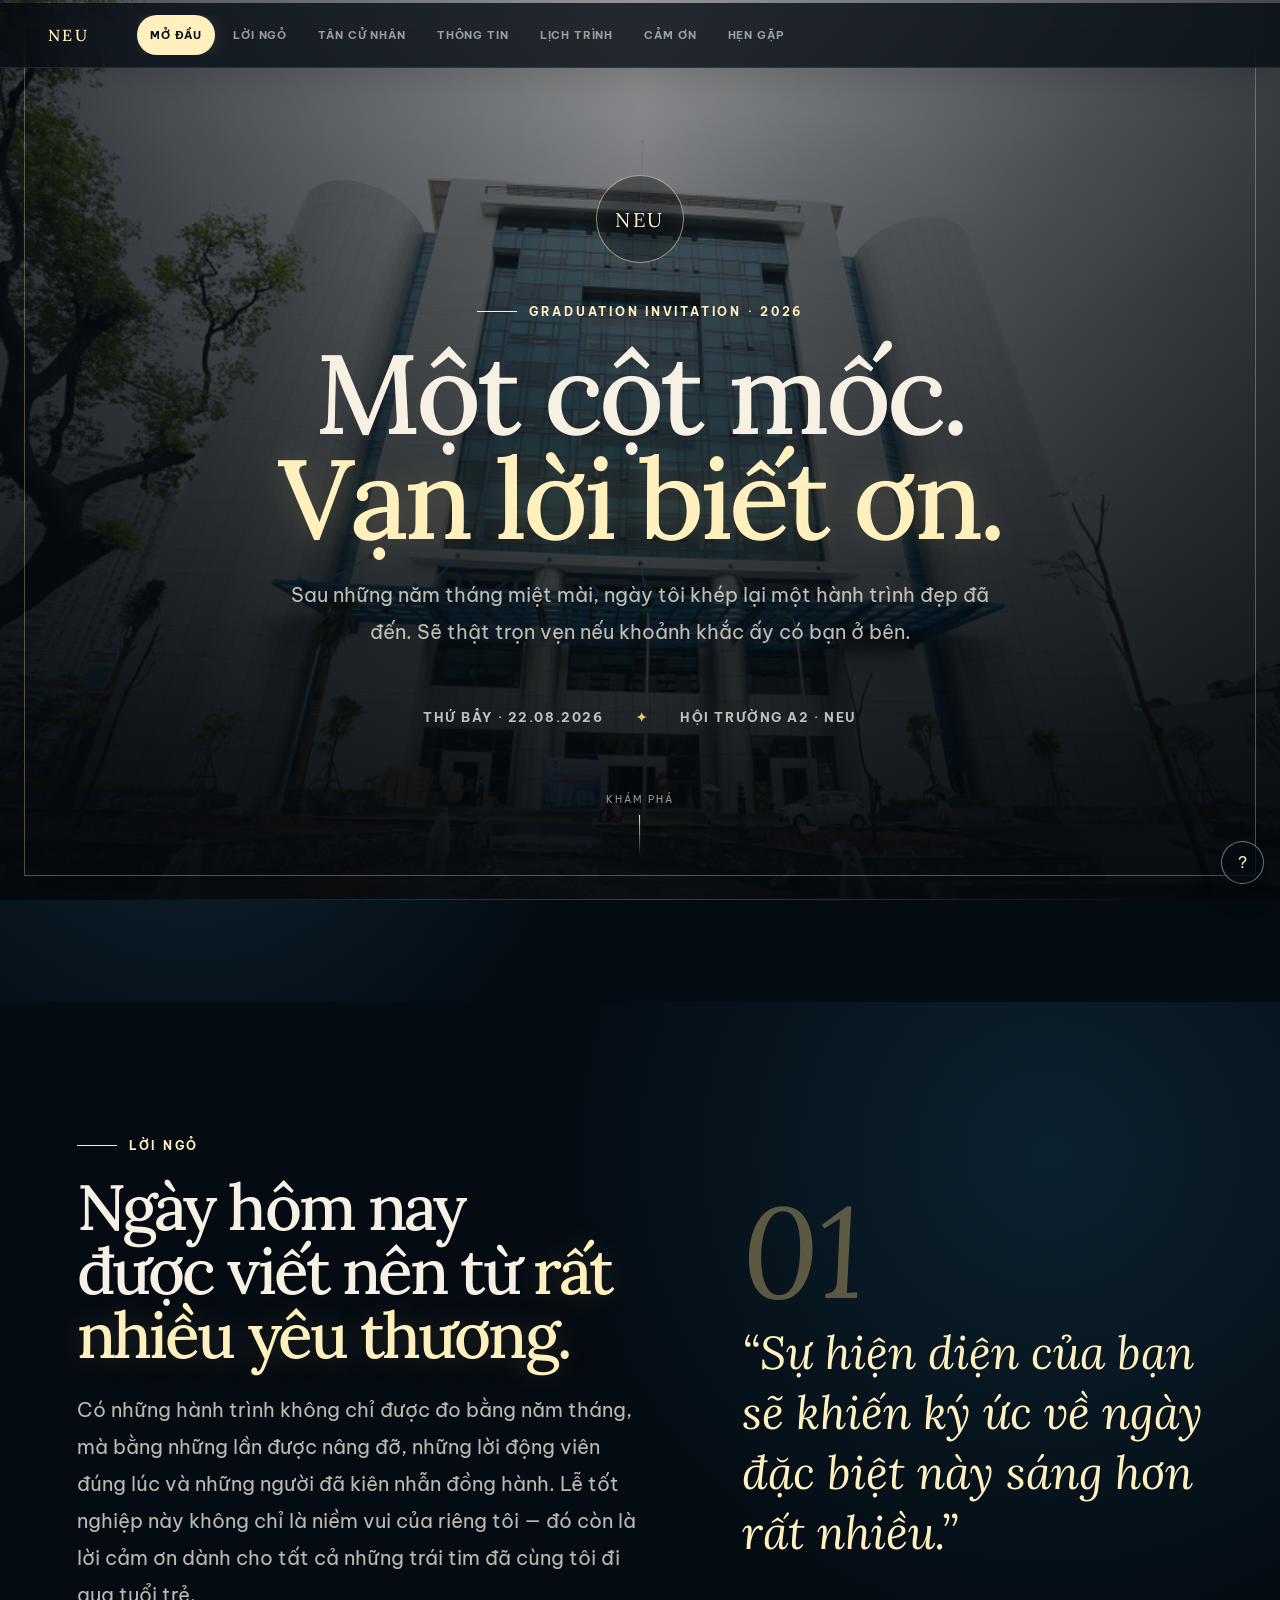
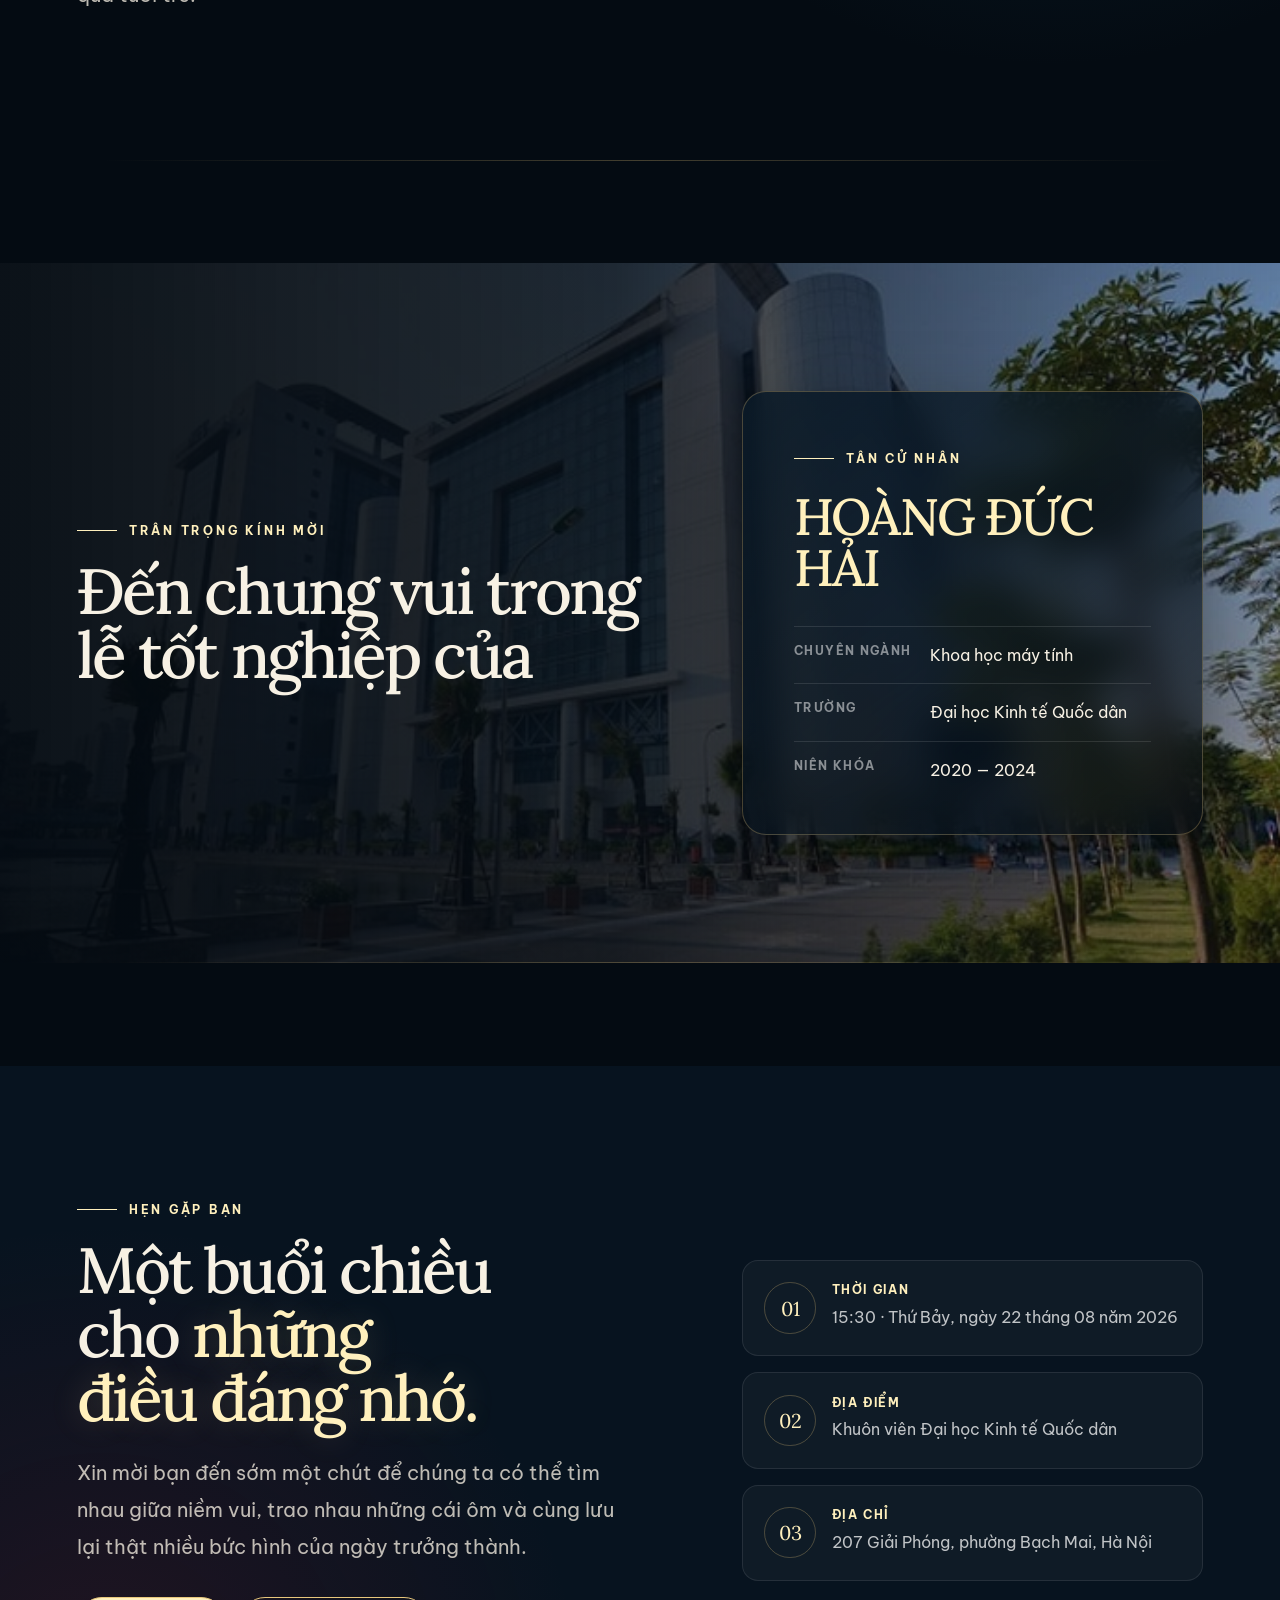
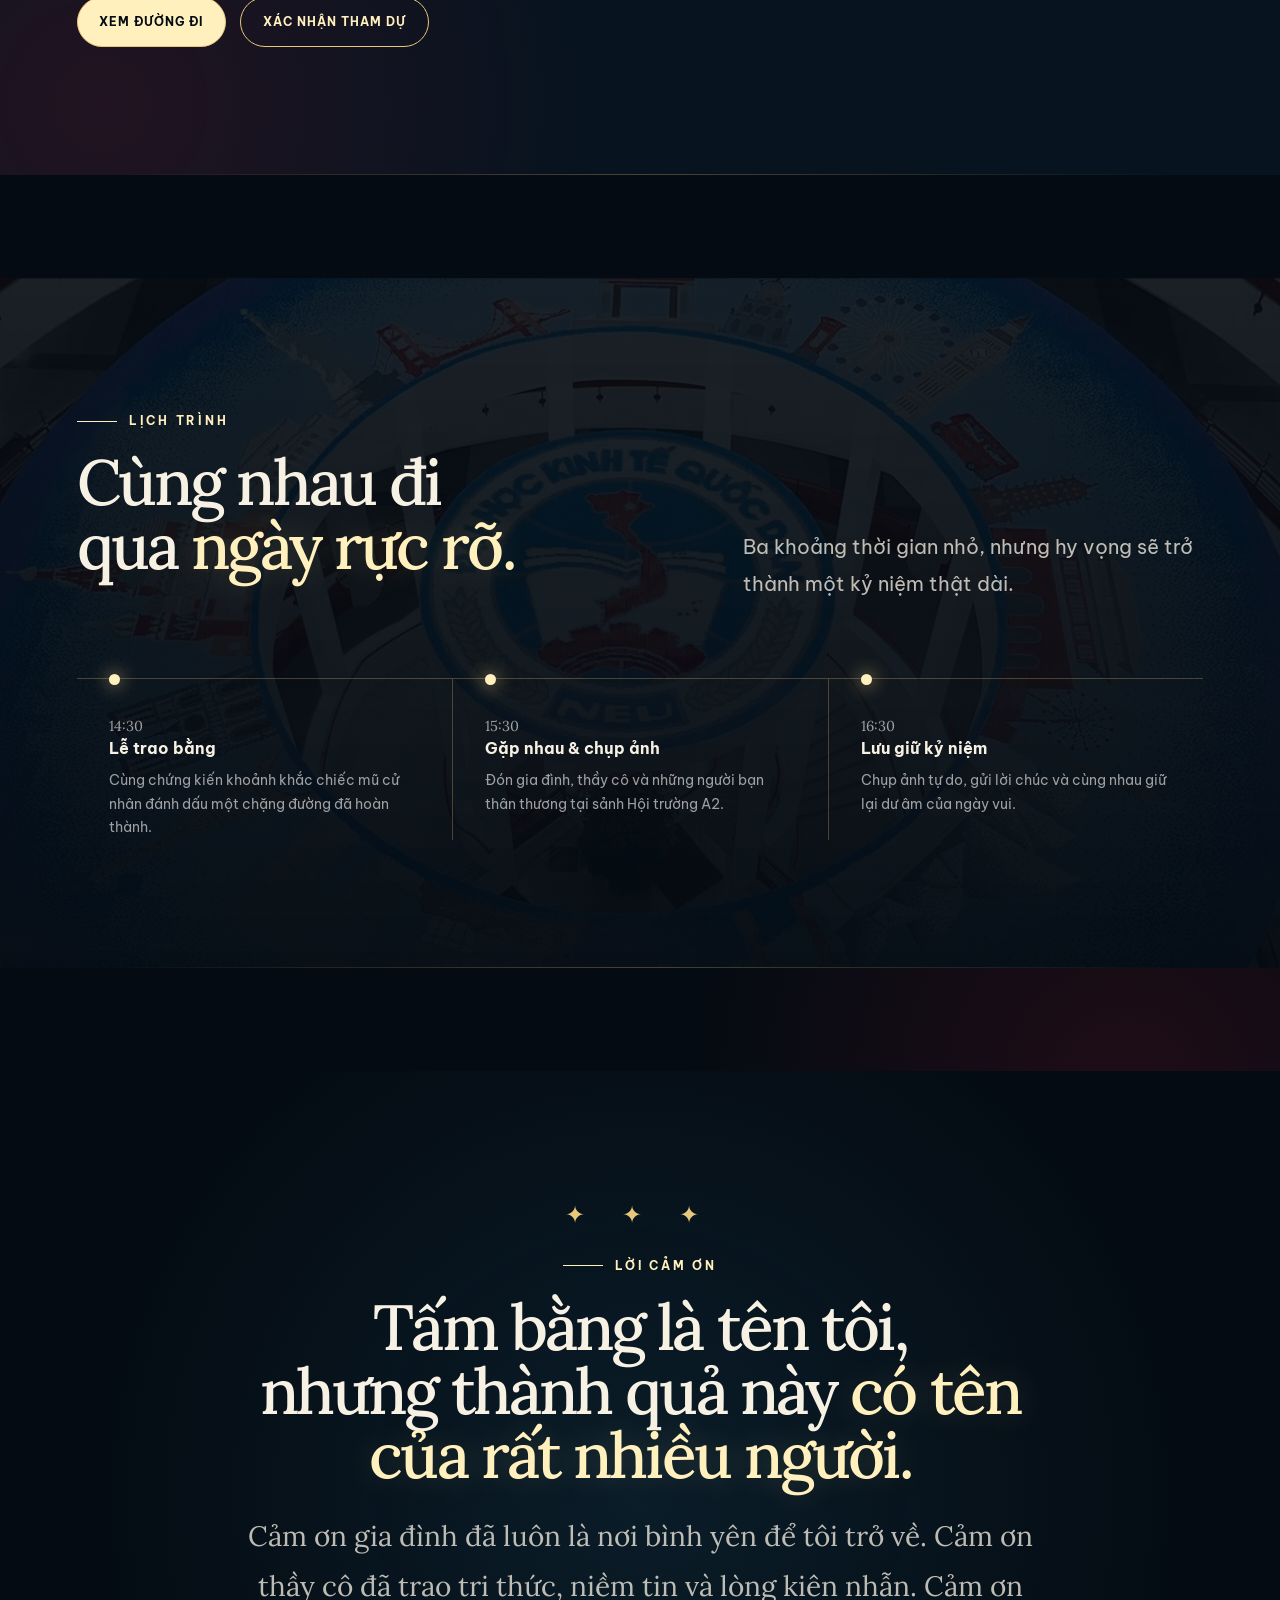
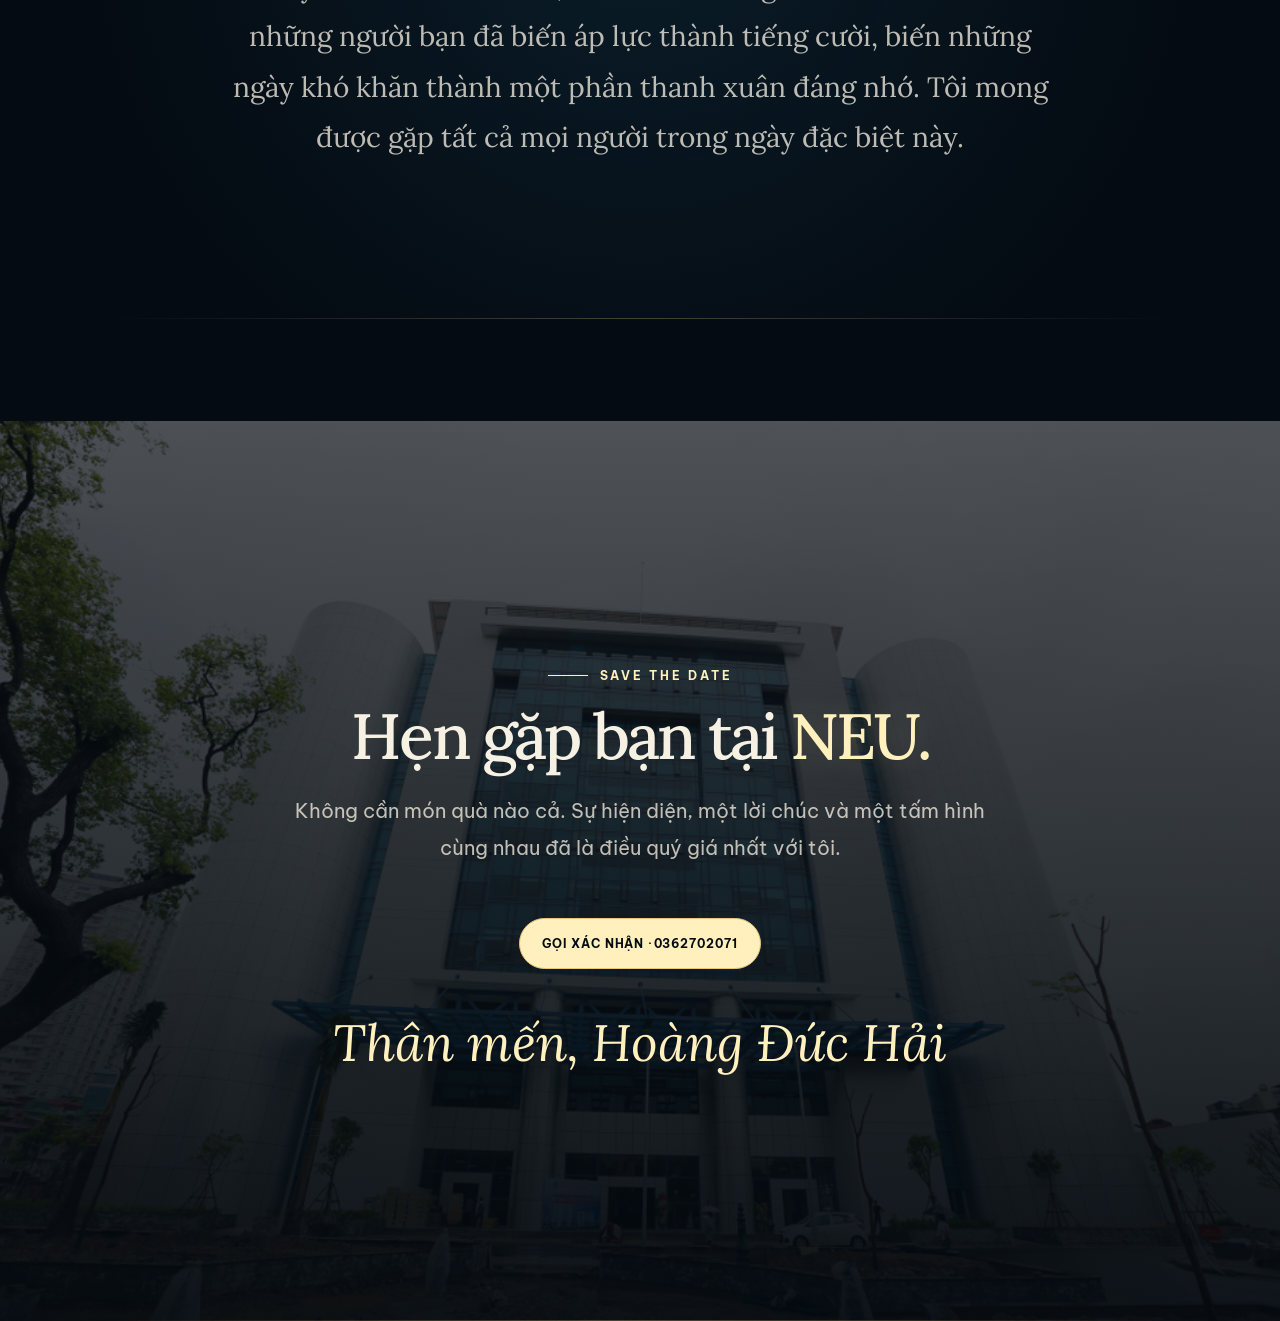
<file: thiep-moi-tot-nghiep-neu/hoang-duc-hai.html>
<!doctype html>
<html lang="vi">
  <head>
    <meta charset="UTF-8" />
    <meta name="viewport" content="width=device-width, initial-scale=1.0" />
    <meta
      name="description"
      content="Thư mời dự lễ tốt nghiệp tại Đại học Kinh tế Quốc dân"
    />
    <meta name="theme-color" content="#07131f" />
    <title>Thư mời tốt nghiệp · Hoàng Đức Hải | NEU</title>

    <style>
      @font-face {
        font-family: "Be Vietnam Pro";
        src: url("assets/fonts/be-vietnam-pro-400.ttf") format("truetype");
        font-style: normal;
        font-weight: 400;
        font-display: swap;
      }

      @font-face {
        font-family: "Be Vietnam Pro";
        src: url("assets/fonts/be-vietnam-pro-700.ttf") format("truetype");
        font-style: normal;
        font-weight: 700;
        font-display: swap;
      }

      @font-face {
        font-family: "Lora";
        src: url("assets/fonts/lora-400.ttf") format("truetype");
        font-style: normal;
        font-weight: 400;
        font-display: swap;
      }

      @font-face {
        font-family: "Lora";
        src: url("assets/fonts/lora-500.ttf") format("truetype");
        font-style: normal;
        font-weight: 500;
        font-display: swap;
      }

      @font-face {
        font-family: "Lora";
        src: url("assets/fonts/lora-italic-400.ttf") format("truetype");
        font-style: italic;
        font-weight: 400;
        font-display: swap;
      }

      :root {
        --navy-950: #040b12;
        --navy-900: #07131f;
        --navy-800: #0b2033;
        --paper: #f7f1e4;
        --paper-soft: rgba(247, 241, 228, 0.76);
        --gold: #e8c77b;
        --gold-light: #fff0bd;
        --red: #a5152c;
        --line: rgba(232, 199, 123, 0.28);
        --glass: rgba(5, 15, 25, 0.68);
        --shadow: 0 28px 80px rgba(0, 0, 0, 0.34);
        --serif: "Lora", Georgia, "Times New Roman", serif;
        --sans:
          "Be Vietnam Pro", ui-sans-serif, -apple-system, BlinkMacSystemFont,
          "Segoe UI", sans-serif;
      }

      *,
      *::before,
      *::after {
        box-sizing: border-box;
      }

      html {
        scroll-behavior: smooth;
        background: var(--navy-950);
      }

      body {
        margin: 0;
        color: var(--paper);
        background:
          radial-gradient(
            circle at 15% 12%,
            rgba(38, 94, 126, 0.3),
            transparent 26rem
          ),
          radial-gradient(
            circle at 88% 70%,
            rgba(165, 21, 44, 0.17),
            transparent 28rem
          ),
          var(--navy-950);
        font-family: var(--sans);
        overflow-x: hidden;
      }

      a {
        color: inherit;
      }

      button,
      a {
        -webkit-tap-highlight-color: transparent;
      }

      .skip-link {
        position: fixed;
        top: 1rem;
        left: 1rem;
        z-index: 100;
        padding: 0.75rem 1rem;
        color: var(--navy-950);
        background: var(--gold-light);
        border-radius: 0.5rem;
        transform: translateY(-180%);
        transition: transform 180ms ease;
      }

      .skip-link:focus {
        transform: translateY(0);
      }

      .progress {
        position: fixed;
        inset: 0 0 auto;
        z-index: 50;
        height: 3px;
        background: rgba(255, 255, 255, 0.06);
      }

      .progress__bar {
        display: block;
        width: 0;
        height: 100%;
        background: linear-gradient(90deg, var(--red), var(--gold-light));
        box-shadow: 0 0 18px var(--gold);
      }

      .site-nav {
        position: fixed;
        inset: 3px 0 auto;
        z-index: 45;
        border-bottom: 1px solid rgba(255, 255, 255, 0.09);
        background: rgba(4, 11, 18, 0.78);
        box-shadow: 0 10px 35px rgba(0, 0, 0, 0.16);
        backdrop-filter: blur(18px) saturate(130%);
      }

      .site-nav__inner {
        display: flex;
        align-items: center;
        width: min(1280px, 100%);
        min-height: 4rem;
        margin-inline: auto;
        padding-inline: clamp(1rem, 4vw, 3rem);
      }

      .site-nav__brand {
        flex: 0 0 auto;
        margin-right: clamp(1rem, 4vw, 3rem);
        color: var(--gold-light);
        font-family: var(--serif);
        font-size: 1rem;
        font-weight: 500;
        letter-spacing: 0.15em;
        text-decoration: none;
      }

      .site-nav__links {
        display: flex;
        flex: 1;
        align-items: center;
        gap: 0.35rem;
        margin: 0;
        padding: 0;
        overflow-x: auto;
        scrollbar-width: none;
        list-style: none;
      }

      .site-nav__links::-webkit-scrollbar {
        display: none;
      }

      .site-nav__link {
        position: relative;
        display: inline-flex;
        align-items: center;
        min-height: 2.5rem;
        padding: 0.65rem 0.8rem;
        border-radius: 999px;
        color: rgba(255, 255, 255, 0.56);
        font-size: 0.66rem;
        font-weight: 700;
        letter-spacing: 0.08em;
        text-decoration: none;
        text-transform: uppercase;
        white-space: nowrap;
        transition:
          color 180ms ease,
          background 180ms ease;
      }

      .site-nav__link:hover,
      .site-nav__link:focus-visible {
        color: var(--paper);
        background: rgba(255, 255, 255, 0.06);
      }

      .site-nav__link.is-active {
        color: var(--navy-950);
        background: var(--gold-light);
        box-shadow: 0 0 20px rgba(232, 199, 123, 0.14);
      }

      .section {
        position: relative;
        isolation: isolate;
        min-height: 68svh;
        display: grid;
        align-items: center;
        padding: clamp(5rem, 10vw, 9rem) clamp(1.25rem, 6vw, 6rem);
        overflow: hidden;
        scroll-margin-top: 4rem;
      }

      .section + .section {
        margin-top: clamp(2rem, 8vw, 8rem);
      }

      .section::after {
        content: "";
        position: absolute;
        inset: auto 8vw 0;
        height: 1px;
        background: linear-gradient(
          90deg,
          transparent,
          var(--line),
          transparent
        );
      }

      .section__inner {
        width: min(1160px, 100%);
        margin-inline: auto;
      }

      .eyebrow {
        display: inline-flex;
        align-items: center;
        gap: 0.75rem;
        margin: 0 0 1.25rem;
        color: var(--gold-light);
        font-size: 0.72rem;
        font-weight: 750;
        letter-spacing: 0.24em;
        line-height: 1.5;
        text-transform: uppercase;
      }

      .eyebrow::before {
        content: "";
        width: 2.5rem;
        height: 1px;
        background: currentColor;
      }

      h1,
      h2,
      h3,
      p {
        margin-top: 0;
      }

      h1,
      h2,
      .quote {
        font-family: var(--serif);
      }

      h1 {
        max-width: 900px;
        margin-bottom: 1.5rem;
        font-size: clamp(3rem, 8.8vw, 8.5rem);
        font-weight: 500;
        letter-spacing: -0.035em;
        line-height: 0.94;
        text-wrap: balance;
      }

      h2 {
        max-width: 780px;
        margin-bottom: 1.5rem;
        font-size: clamp(2.4rem, 5vw, 5.8rem);
        font-weight: 500;
        letter-spacing: -0.045em;
        line-height: 1;
        text-wrap: balance;
      }

      .lead {
        max-width: 700px;
        color: var(--paper-soft);
        font-size: clamp(1rem, 1.6vw, 1.25rem);
        line-height: 1.85;
      }

      .gold {
        color: var(--gold-light);
        text-shadow: 0 0 32px rgba(255, 225, 151, 0.18);
      }

      .hero {
        min-height: 100svh;
        text-align: center;
        background-image:
          linear-gradient(180deg, rgba(2, 7, 12, 0.42), rgba(2, 7, 12, 0.94)),
          linear-gradient(
            90deg,
            rgba(5, 14, 23, 0.6),
            transparent 50%,
            rgba(5, 14, 23, 0.6)
          ),
          url("assets/neu-a2-entrance.jpg");
        background-position: center;
        background-size: cover;
      }

      .hero::before {
        content: "";
        position: absolute;
        inset: 1.5rem;
        z-index: -1;
        border: 1px solid rgba(255, 240, 189, 0.3);
        pointer-events: none;
      }

      .hero__inner {
        display: grid;
        justify-items: center;
      }

      .hero__mark {
        display: grid;
        place-items: center;
        width: 5.5rem;
        aspect-ratio: 1;
        margin-bottom: 2.5rem;
        border: 1px solid rgba(255, 240, 189, 0.55);
        border-radius: 50%;
        color: var(--gold-light);
        background: rgba(4, 11, 18, 0.42);
        box-shadow: inset 0 0 32px rgba(232, 199, 123, 0.09);
        font-family: var(--serif);
        font-size: 1.25rem;
        letter-spacing: 0.14em;
      }

      .hero .lead {
        margin-inline: auto;
      }

      .hero__meta {
        display: flex;
        flex-wrap: wrap;
        justify-content: center;
        gap: 0.7rem 2rem;
        margin: 2.4rem 0 0;
        color: rgba(255, 255, 255, 0.72);
        font-size: 0.82rem;
        font-weight: 700;
        letter-spacing: 0.12em;
        text-transform: uppercase;
      }

      .hero__meta span + span::before {
        content: "✦";
        margin-right: 2rem;
        color: var(--gold);
      }

      .scroll-cue {
        position: absolute;
        bottom: 2.8rem;
        left: 50%;
        display: grid;
        justify-items: center;
        gap: 0.55rem;
        color: rgba(255, 255, 255, 0.6);
        font-size: 0.62rem;
        letter-spacing: 0.2em;
        text-decoration: none;
        text-transform: uppercase;
        transform: translateX(-50%);
      }

      .scroll-cue::after {
        content: "";
        width: 1px;
        height: 2.5rem;
        background: linear-gradient(var(--gold-light), transparent);
        animation: breathe 1.8s ease-in-out infinite;
      }

      .story {
        background:
          radial-gradient(
            circle at 82% 20%,
            rgba(26, 75, 102, 0.35),
            transparent 32rem
          ),
          var(--navy-950);
      }

      .story__grid,
      .graduate__grid,
      .details__grid {
        display: grid;
        grid-template-columns: minmax(0, 1fr) minmax(320px, 0.82fr);
        gap: clamp(3rem, 8vw, 8rem);
        align-items: center;
      }

      .quote {
        margin: 0;
        color: var(--gold-light);
        font-size: clamp(1.8rem, 3.6vw, 3.5rem);
        font-style: italic;
        line-height: 1.3;
      }

      .chapter-no {
        display: block;
        margin-bottom: 1.25rem;
        color: rgba(232, 199, 123, 0.38);
        font-family: var(--serif);
        font-size: clamp(4rem, 10vw, 8rem);
        line-height: 0.8;
      }

      .graduate {
        background-image:
          linear-gradient(
            90deg,
            rgba(3, 10, 17, 0.97) 0%,
            rgba(3, 10, 17, 0.85) 48%,
            rgba(3, 10, 17, 0.36)
          ),
          url("assets/neu-a2-campus.png");
        background-position: center;
        background-size: cover;
      }

      .graduate__card {
        padding: clamp(1.6rem, 4vw, 3.2rem);
        border: 1px solid var(--line);
        border-radius: 1.5rem;
        background: linear-gradient(
          145deg,
          rgba(9, 25, 39, 0.84),
          rgba(4, 11, 18, 0.56)
        );
        box-shadow: var(--shadow);
        backdrop-filter: blur(18px);
      }

      .graduate__name {
        margin: 0.25rem 0 1.25rem;
        color: var(--gold-light);
        font-family: var(--serif);
        font-size: clamp(2.3rem, 4vw, 4.7rem);
        font-weight: 500;
        letter-spacing: -0.035em;
        line-height: 1;
        text-transform: uppercase;
      }

      .graduate__facts {
        display: grid;
        gap: 1rem;
        margin: 2rem 0 0;
      }

      .fact {
        display: grid;
        grid-template-columns: 7.5rem 1fr;
        gap: 1rem;
        padding-top: 1rem;
        border-top: 1px solid rgba(255, 255, 255, 0.11);
      }

      .fact dt {
        color: rgba(255, 255, 255, 0.5);
        font-size: 0.72rem;
        font-weight: 750;
        letter-spacing: 0.12em;
        text-transform: uppercase;
      }

      .fact dd {
        margin: 0;
        color: var(--paper);
        line-height: 1.55;
      }

      .details {
        background:
          radial-gradient(
            circle at 8% 90%,
            rgba(165, 21, 44, 0.17),
            transparent 30rem
          ),
          var(--navy-900);
      }

      .details__list {
        display: grid;
        gap: 1rem;
      }

      .detail-card {
        display: grid;
        grid-template-columns: 3.2rem 1fr;
        gap: 1rem;
        padding: 1.35rem;
        border: 1px solid rgba(255, 255, 255, 0.09);
        border-radius: 1rem;
        background: rgba(255, 255, 255, 0.035);
      }

      .detail-card__icon {
        display: grid;
        place-items: center;
        width: 3.2rem;
        height: 3.2rem;
        border: 1px solid var(--line);
        border-radius: 50%;
        color: var(--gold-light);
        font-family: var(--serif);
        font-size: 1.25rem;
      }

      .detail-card h3 {
        margin-bottom: 0.4rem;
        color: var(--gold-light);
        font-size: 0.72rem;
        letter-spacing: 0.14em;
        text-transform: uppercase;
      }

      .detail-card p {
        margin-bottom: 0;
        color: rgba(255, 255, 255, 0.74);
        line-height: 1.65;
      }

      .button-row {
        display: flex;
        flex-wrap: wrap;
        gap: 0.9rem;
        margin-top: 2rem;
      }

      .button {
        display: inline-flex;
        align-items: center;
        justify-content: center;
        min-height: 3.15rem;
        padding: 0.85rem 1.35rem;
        border: 1px solid var(--gold);
        border-radius: 999px;
        color: var(--navy-950);
        background: var(--gold-light);
        font-size: 0.78rem;
        font-weight: 800;
        letter-spacing: 0.08em;
        text-decoration: none;
        text-transform: uppercase;
        transition:
          transform 180ms ease,
          box-shadow 180ms ease;
      }

      .button--ghost {
        color: var(--gold-light);
        background: transparent;
      }

      .button:hover,
      .button:focus-visible {
        transform: translateY(-2px);
        box-shadow: 0 10px 28px rgba(232, 199, 123, 0.18);
      }

      .timeline {
        background-image:
          linear-gradient(180deg, rgba(3, 10, 17, 0.89), rgba(3, 10, 17, 0.97)),
          url("assets/neu-a2-architecture.webp");
        background-position: center;
        background-size: cover;
      }

      .timeline__head {
        display: flex;
        justify-content: space-between;
        gap: 2rem;
        align-items: end;
        margin-bottom: clamp(2.5rem, 6vw, 5rem);
      }

      .timeline__head .lead {
        max-width: 460px;
        margin-bottom: 0;
      }

      .timeline__list {
        display: grid;
        grid-template-columns: repeat(3, 1fr);
        border-top: 1px solid var(--line);
      }

      .timeline__item {
        position: relative;
        padding: 2.2rem 2rem 0;
      }

      .timeline__item + .timeline__item {
        border-left: 1px solid var(--line);
      }

      .timeline__item::before {
        content: "";
        position: absolute;
        top: -0.36rem;
        left: 2rem;
        width: 0.7rem;
        aspect-ratio: 1;
        border-radius: 50%;
        background: var(--gold-light);
        box-shadow: 0 0 18px var(--gold);
      }

      .timeline__time {
        margin-bottom: 0.6rem;
        color: var(--gold-light);
        font-family: var(--serif);
        font-size: 1.9rem;
      }

      .timeline__item h3 {
        margin-bottom: 0.65rem;
        font-size: 1rem;
      }

      .timeline__item p {
        margin-bottom: 0;
        color: rgba(255, 255, 255, 0.6);
        font-size: 0.9rem;
        line-height: 1.65;
      }

      .gratitude {
        min-height: 82svh;
        text-align: center;
        background:
          radial-gradient(
            circle at 50% 50%,
            rgba(30, 80, 108, 0.26),
            transparent 35rem
          ),
          var(--navy-950);
      }

      .gratitude .section__inner {
        display: grid;
        justify-items: center;
      }

      .gratitude__ornament {
        margin-bottom: 1.8rem;
        color: var(--gold);
        font-size: 1.5rem;
        letter-spacing: 0.65em;
      }

      .gratitude .lead {
        max-width: 820px;
        font-family: var(--serif);
        font-size: clamp(1.25rem, 2.2vw, 1.75rem);
        line-height: 1.8;
      }

      .closing {
        min-height: 100svh;
        text-align: center;
        background-image:
          linear-gradient(180deg, rgba(3, 9, 15, 0.7), rgba(3, 9, 15, 0.94)),
          url("assets/neu-a2-entrance.jpg");
        background-position: center;
        background-size: cover;
      }

      .closing .section__inner {
        display: grid;
        justify-items: center;
      }

      .signature {
        margin: 2.5rem 0 0;
        color: var(--gold-light);
        font-family: var(--serif);
        font-size: clamp(2rem, 4vw, 3.6rem);
        font-style: italic;
      }

      .helper {
        position: fixed;
        right: 1rem;
        bottom: 1rem;
        z-index: 30;
      }

      .helper summary {
        display: grid;
        place-items: center;
        width: 2.7rem;
        aspect-ratio: 1;
        border: 1px solid rgba(255, 240, 189, 0.45);
        border-radius: 50%;
        color: var(--gold-light);
        background: rgba(4, 11, 18, 0.8);
        box-shadow: 0 8px 28px rgba(0, 0, 0, 0.3);
        cursor: pointer;
        list-style: none;
      }

      .helper summary::-webkit-details-marker {
        display: none;
      }

      .helper__panel {
        position: absolute;
        right: 0;
        bottom: 3.3rem;
        width: min(22rem, calc(100vw - 2rem));
        padding: 1.2rem;
        border: 1px solid var(--line);
        border-radius: 1rem;
        color: rgba(255, 255, 255, 0.75);
        background: rgba(4, 11, 18, 0.96);
        box-shadow: var(--shadow);
        font-size: 0.82rem;
        line-height: 1.65;
      }

      .helper__panel strong {
        color: var(--gold-light);
      }

      .helper__panel p:last-child {
        margin-bottom: 0;
      }

      .reveal {
        opacity: 0;
        transform: translateY(2rem);
        transition:
          opacity 800ms ease,
          transform 800ms cubic-bezier(0.2, 0.7, 0.2, 1);
      }

      .reveal.is-visible {
        opacity: 1;
        transform: translateY(0);
      }

      @keyframes breathe {
        0%,
        100% {
          opacity: 0.35;
          transform: scaleY(0.75);
          transform-origin: top;
        }
        50% {
          opacity: 1;
          transform: scaleY(1);
        }
      }

      @media (max-width: 840px) {
        .site-nav__inner {
          min-height: 3.7rem;
          padding-inline: 0.8rem;
        }

        .site-nav__brand {
          margin-right: 0.45rem;
          font-size: 0.82rem;
        }

        .site-nav__link {
          min-height: 2.35rem;
          padding-inline: 0.68rem;
          font-size: 0.61rem;
        }

        .story__grid,
        .graduate__grid,
        .details__grid {
          grid-template-columns: 1fr;
        }

        .graduate {
          background-image:
            linear-gradient(
              180deg,
              rgba(3, 10, 17, 0.72),
              rgba(3, 10, 17, 0.98)
            ),
            url("assets/neu-a2-campus.png");
          background-position: 62% center;
        }

        .timeline__head {
          display: block;
        }

        .timeline__list {
          grid-template-columns: 1fr;
          border-top: 0;
          border-left: 1px solid var(--line);
        }

        .timeline__item {
          padding: 0 0 2.5rem 2rem;
        }

        .timeline__item + .timeline__item {
          border-left: 0;
        }

        .timeline__item::before {
          top: 0.45rem;
          left: -0.36rem;
        }

        .hero__meta span + span::before {
          content: none;
        }

        .hero__meta {
          display: grid;
        }
      }

      @media (max-width: 520px) {
        .section {
          padding-inline: 1.25rem;
        }

        .hero::before {
          inset: 0.75rem;
        }

        .fact {
          grid-template-columns: 1fr;
          gap: 0.35rem;
        }

        .button-row {
          display: grid;
        }

        .button {
          width: 100%;
        }
      }

      @media (prefers-reduced-motion: reduce) {
        html {
          scroll-behavior: auto;
        }

        *,
        *::before,
        *::after {
          animation-duration: 0.01ms !important;
          animation-iteration-count: 1 !important;
          transition-duration: 0.01ms !important;
        }

        .reveal {
          opacity: 1;
          transform: none;
        }
      }
    </style>
  </head>

  <body>
    <a class="skip-link" href="#noi-dung">Chuyển đến nội dung chính</a>
    <div class="progress" aria-hidden="true">
      <span class="progress__bar"></span>
    </div>

    <nav class="site-nav" aria-label="Mục lục thiệp">
      <div class="site-nav__inner">
        <a class="site-nav__brand" href="#mo-dau" aria-label="Về đầu thiệp"
          >NEU</a
        >
        <ul class="site-nav__links">
          <li>
            <a
              class="site-nav__link is-active"
              href="#mo-dau"
              aria-current="true"
              >Mở đầu</a
            >
          </li>
          <li><a class="site-nav__link" href="#cau-chuyen">Lời ngỏ</a></li>
          <li><a class="site-nav__link" href="#tan-cu-nhan">Tân cử nhân</a></li>
          <li><a class="site-nav__link" href="#thong-tin">Thông tin</a></li>
          <li><a class="site-nav__link" href="#lich-trinh">Lịch trình</a></li>
          <li><a class="site-nav__link" href="#cam-on">Cảm ơn</a></li>
          <li><a class="site-nav__link" href="#hen-gap">Hẹn gặp</a></li>
        </ul>
      </div>
    </nav>

    <main id="noi-dung">
      <section class="section hero" id="mo-dau" aria-labelledby="hero-title">
        <div class="section__inner hero__inner reveal">
          <div class="hero__mark" aria-label="Đại học Kinh tế Quốc dân">
            NEU
          </div>
          <p class="eyebrow">Graduation invitation · 2026</p>
          <h1 id="hero-title">
            Một cột mốc.<br /><span class="gold">Vạn lời biết ơn.</span>
          </h1>
          <p class="lead">
            Sau những năm tháng miệt mài, ngày tôi khép lại một hành trình đẹp
            đã đến. Sẽ thật trọn vẹn nếu khoảnh khắc ấy có bạn ở bên.
          </p>
          <div class="hero__meta" aria-label="Thông tin chính">
            <span data-field="date">Thứ Bảy · 22.08.2026</span>
            <span data-field="venue-short">Hội trường A2 · NEU</span>
          </div>
        </div>
        <a class="scroll-cue" href="#cau-chuyen">Khám phá</a>
      </section>

      <section
        class="section story"
        id="cau-chuyen"
        aria-labelledby="story-title"
      >
        <div class="section__inner story__grid">
          <div class="reveal">
            <p class="eyebrow">Lời ngỏ</p>
            <h2 id="story-title">
              Ngày hôm nay được viết nên từ
              <span class="gold">rất nhiều yêu thương.</span>
            </h2>
            <p class="lead">
              Có những hành trình không chỉ được đo bằng năm tháng, mà bằng
              những lần được nâng đỡ, những lời động viên đúng lúc và những
              người đã kiên nhẫn đồng hành. Lễ tốt nghiệp này không chỉ là niềm
              vui của riêng tôi — đó còn là lời cảm ơn dành cho tất cả những
              trái tim đã cùng tôi đi qua tuổi trẻ.
            </p>
          </div>
          <blockquote class="quote reveal">
            <span class="chapter-no">01</span>
            “Sự hiện diện của bạn sẽ khiến ký ức về ngày đặc biệt này sáng hơn
            rất nhiều.”
          </blockquote>
        </div>
      </section>

      <section
        class="section graduate"
        id="tan-cu-nhan"
        aria-labelledby="graduate-title"
      >
        <div class="section__inner graduate__grid">
          <div class="reveal">
            <p class="eyebrow">Trân trọng kính mời</p>
            <h2 id="graduate-title">Đến chung vui trong lễ tốt nghiệp của</h2>
          </div>
          <article
            class="graduate__card reveal"
            aria-label="Thông tin tân cử nhân"
          >
            <p class="eyebrow">Tân cử nhân</p>
            <p class="graduate__name" data-field="name">Hoàng Đức Hải</p>
            <dl class="graduate__facts">
              <div class="fact">
                <dt>Chuyên ngành</dt>
                <dd data-field="major">Khoa học máy tính</dd>
              </div>
              <div class="fact">
                <dt>Trường</dt>
                <dd data-field="school">Đại học Kinh tế Quốc dân</dd>
              </div>
              <div class="fact">
                <dt>Niên khóa</dt>
                <dd data-field="class-year">2020 — 2024</dd>
              </div>
            </dl>
          </article>
        </div>
      </section>

      <section
        class="section details"
        id="thong-tin"
        aria-labelledby="details-title"
      >
        <div class="section__inner details__grid">
          <div class="reveal">
            <p class="eyebrow">Hẹn gặp bạn</p>
            <h2 id="details-title">
              Một buổi chiều cho <span class="gold">những điều đáng nhớ.</span>
            </h2>
            <p class="lead">
              Xin mời bạn đến sớm một chút để chúng ta có thể tìm nhau giữa niềm
              vui, trao nhau những cái ôm và cùng lưu lại thật nhiều bức hình
              của ngày trưởng thành.
            </p>
            <div class="button-row">
              <a
                class="button"
                data-link="map"
                href="https://maps.app.goo.gl/sJkxq9hN4T8QKiDv9"
                target="_blank"
                rel="noreferrer"
                >Xem đường đi</a
              >
              <a
                class="button button--ghost"
                data-link="phone"
                href="tel:0362702071"
                >Xác nhận tham dự</a
              >
            </div>
          </div>

          <div class="details__list reveal">
            <article class="detail-card">
              <span class="detail-card__icon" aria-hidden="true">01</span>
              <div>
                <h3>Thời gian</h3>
                <p>
                  <span data-field="time">15:30</span> ·
                  <span data-field="date-long"
                    >Thứ Bảy, ngày 22 tháng 08 năm 2026</span
                  >
                </p>
              </div>
            </article>
            <article class="detail-card">
              <span class="detail-card__icon" aria-hidden="true">02</span>
              <div>
                <h3>Địa điểm</h3>
                <p data-field="venue">Khuôn viên Đại học Kinh tế Quốc dân</p>
              </div>
            </article>
            <article class="detail-card">
              <span class="detail-card__icon" aria-hidden="true">03</span>
              <div>
                <h3>Địa chỉ</h3>
                <p data-field="address">
                  207 Giải Phóng, phường Bạch Mai, Hà Nội
                </p>
              </div>
            </article>
          </div>
        </div>
      </section>

      <section
        class="section timeline"
        id="lich-trinh"
        aria-labelledby="timeline-title"
      >
        <div class="section__inner">
          <div class="timeline__head reveal">
            <div>
              <p class="eyebrow">Lịch trình</p>
              <h2 id="timeline-title">
                Cùng nhau đi qua <span class="gold">ngày rực rỡ.</span>
              </h2>
            </div>
            <p class="lead">
              Ba khoảng thời gian nhỏ, nhưng hy vọng sẽ trở thành một kỷ niệm
              thật dài.
            </p>
          </div>
          <div class="timeline__list reveal">
            <article class="timeline__item">
              <p class="timeline__time">14:30</p>
              <h3>Lễ trao bằng</h3>
              <p>
                Cùng chứng kiến khoảnh khắc chiếc mũ cử nhân đánh dấu một chặng
                đường đã hoàn thành.
              </p>
            </article>
            <article class="timeline__item">
              <p class="timeline__time">15:30</p>
              <h3>Gặp nhau & chụp ảnh</h3>
              <p>
                Đón gia đình, thầy cô và những người bạn thân thương tại sảnh
                Hội trường A2.
              </p>
            </article>
            <article class="timeline__item">
              <p class="timeline__time">16:30</p>
              <h3>Lưu giữ kỷ niệm</h3>
              <p>
                Chụp ảnh tự do, gửi lời chúc và cùng nhau giữ lại dư âm của ngày
                vui.
              </p>
            </article>
          </div>
        </div>
      </section>

      <section
        class="section gratitude"
        id="cam-on"
        aria-labelledby="gratitude-title"
      >
        <div class="section__inner reveal">
          <div class="gratitude__ornament" aria-hidden="true">✦ ✦ ✦</div>
          <p class="eyebrow">Lời cảm ơn</p>
          <h2 id="gratitude-title">
            Tấm bằng là tên tôi,<br />nhưng thành quả này
            <span class="gold">có tên của rất nhiều người.</span>
          </h2>
          <p class="lead">
            Cảm ơn gia đình đã luôn là nơi bình yên để tôi trở về. Cảm ơn thầy
            cô đã trao tri thức, niềm tin và lòng kiên nhẫn. Cảm ơn những người
            bạn đã biến áp lực thành tiếng cười, biến những ngày khó khăn thành
            một phần thanh xuân đáng nhớ. Tôi mong được gặp tất cả mọi người
            trong ngày đặc biệt này.
          </p>
        </div>
      </section>

      <section
        class="section closing"
        id="hen-gap"
        aria-labelledby="closing-title"
      >
        <div class="section__inner reveal">
          <p class="eyebrow">Save the date</p>
          <h2 id="closing-title">
            Hẹn gặp bạn tại <span class="gold">NEU.</span>
          </h2>
          <p class="lead">
            Không cần món quà nào cả. Sự hiện diện, một lời chúc và một tấm hình
            cùng nhau đã là điều quý giá nhất với tôi.
          </p>
          <div class="button-row">
            <a class="button" data-link="phone" href="tel:0362702071"
              >Gọi xác nhận · <span data-field="phone">0362702071</span></a
            >
          </div>
          <p class="signature" data-field="signature">
            Thân mến, Hoàng Đức Hải
          </p>
        </div>
      </section>
    </main>

    <details class="helper">
      <summary aria-label="Hướng dẫn tùy chỉnh">?</summary>
      <div class="helper__panel">
        <p><strong>Tùy chỉnh thiệp</strong></p>
        <p>
          Mở tệp HTML tương ứng bằng trình soạn thảo, tìm cụm
          <strong>INVITATION_CONFIG</strong> ở cuối tệp rồi sửa thông tin trong
          một chỗ duy nhất.
        </p>
        <p>
          Hướng dẫn đầy đủ nằm trong tệp <strong>HUONG_DAN.md</strong> đi kèm.
        </p>
      </div>
    </details>

    <script>
      // ==================== INVITATION_CONFIG ====================
      // Chỉ cần sửa các giá trị bên phải để cá nhân hóa toàn bộ thiệp.
      const INVITATION_CONFIG = {
        name: "Hoàng Đức Hải",
        signature: "Thân mến, Hoàng Đức Hải",
        major: "Khoa học máy tính",
        school: "Đại học Kinh tế Quốc dân",
        classYear: "2020 — 2024",
        time: "15:30",
        date: "Thứ Bảy · 22.08.2026",
        dateLong: "Thứ Bảy, ngày 22 tháng 08 năm 2026",
        venueShort: "Hội trường A2 · NEU",
        venue: "Khuôn viên Đại học Kinh tế Quốc dân",
        address: "207 Giải Phóng, phường Bạch Mai, Hà Nội",
        phone: "0362702071",
        phoneHref: "tel:0362702071",
        mapHref: "https://maps.app.goo.gl/sJkxq9hN4T8QKiDv9",
      };

      const fieldMap = {
        name: INVITATION_CONFIG.name,
        signature: INVITATION_CONFIG.signature,
        major: INVITATION_CONFIG.major,
        school: INVITATION_CONFIG.school,
        "class-year": INVITATION_CONFIG.classYear,
        time: INVITATION_CONFIG.time,
        date: INVITATION_CONFIG.date,
        "date-long": INVITATION_CONFIG.dateLong,
        "venue-short": INVITATION_CONFIG.venueShort,
        venue: INVITATION_CONFIG.venue,
        address: INVITATION_CONFIG.address,
        phone: INVITATION_CONFIG.phone,
      };

      Object.entries(fieldMap).forEach(([field, value]) => {
        document
          .querySelectorAll(`[data-field="${field}"]`)
          .forEach((element) => {
            element.textContent = value;
          });
      });

      document.querySelectorAll('[data-link="phone"]').forEach((element) => {
        element.href = INVITATION_CONFIG.phoneHref;
      });

      document.querySelectorAll('[data-link="map"]').forEach((element) => {
        element.href = INVITATION_CONFIG.mapHref;
      });

      const progressBar = document.querySelector(".progress__bar");
      const updateProgress = () => {
        const scrollable =
          document.documentElement.scrollHeight - window.innerHeight;
        const progress =
          scrollable > 0 ? (window.scrollY / scrollable) * 100 : 0;
        progressBar.style.width = `${Math.min(100, Math.max(0, progress))}%`;
      };

      window.addEventListener("scroll", updateProgress, { passive: true });
      updateProgress();

      const navLinks = Array.from(document.querySelectorAll(".site-nav__link"));
      const navSections = navLinks
        .map((link) => document.querySelector(link.getAttribute("href")))
        .filter(Boolean);

      let scrollAnimationFrame;
      const cancelScrollAnimation = () => {
        if (scrollAnimationFrame) {
          cancelAnimationFrame(scrollAnimationFrame);
          scrollAnimationFrame = null;
        }
      };

      const animateScrollTo = (target) => {
        cancelScrollAnimation();
        const navHeight = document.querySelector(".site-nav").offsetHeight;
        const startY = window.scrollY;
        const targetY = Math.max(0, target.offsetTop - navHeight - 10);
        const distance = targetY - startY;
        const duration = Math.min(
          1300,
          Math.max(700, Math.abs(distance) * 0.18),
        );
        const startTime = performance.now();

        const easeInOutCubic = (progress) =>
          progress < 0.5
            ? 4 * progress * progress * progress
            : 1 - Math.pow(-2 * progress + 2, 3) / 2;

        const step = (currentTime) => {
          const progress = Math.min(1, (currentTime - startTime) / duration);
          window.scrollTo(0, startY + distance * easeInOutCubic(progress));

          if (progress < 1) {
            scrollAnimationFrame = requestAnimationFrame(step);
          } else {
            scrollAnimationFrame = null;
          }
        };

        scrollAnimationFrame = requestAnimationFrame(step);
      };

      document.querySelectorAll('.site-nav a[href^="#"]').forEach((link) => {
        link.addEventListener("click", (event) => {
          const target = document.querySelector(link.getAttribute("href"));
          if (!target) return;
          event.preventDefault();
          animateScrollTo(target);
        });
      });

      window.addEventListener("wheel", cancelScrollAnimation, {
        passive: true,
      });
      window.addEventListener("touchstart", cancelScrollAnimation, {
        passive: true,
      });

      const updateActiveSection = () => {
        const probe = window.scrollY + window.innerHeight * 0.42;
        let activeSection = navSections[0];

        navSections.forEach((section) => {
          if (section.offsetTop <= probe) activeSection = section;
        });

        navLinks.forEach((link) => {
          const isActive = link.getAttribute("href") === `#${activeSection.id}`;
          const wasActive = link.classList.contains("is-active");
          link.classList.toggle("is-active", isActive);
          if (isActive) {
            link.setAttribute("aria-current", "true");
            if (!wasActive) {
              link.scrollIntoView({
                behavior: "smooth",
                block: "nearest",
                inline: "center",
              });
            }
          } else {
            link.removeAttribute("aria-current");
          }
        });
      };

      let navFrame;
      window.addEventListener(
        "scroll",
        () => {
          if (navFrame) return;
          navFrame = requestAnimationFrame(() => {
            updateActiveSection();
            navFrame = null;
          });
        },
        { passive: true },
      );
      updateActiveSection();

      const revealObserver = new IntersectionObserver(
        (entries, observer) => {
          entries.forEach((entry) => {
            if (entry.isIntersecting) {
              entry.target.classList.add("is-visible");
              observer.unobserve(entry.target);
            }
          });
        },
        { threshold: 0.15 },
      );

      document
        .querySelectorAll(".reveal")
        .forEach((element) => revealObserver.observe(element));
    </script>
  </body>
</html>
</file>
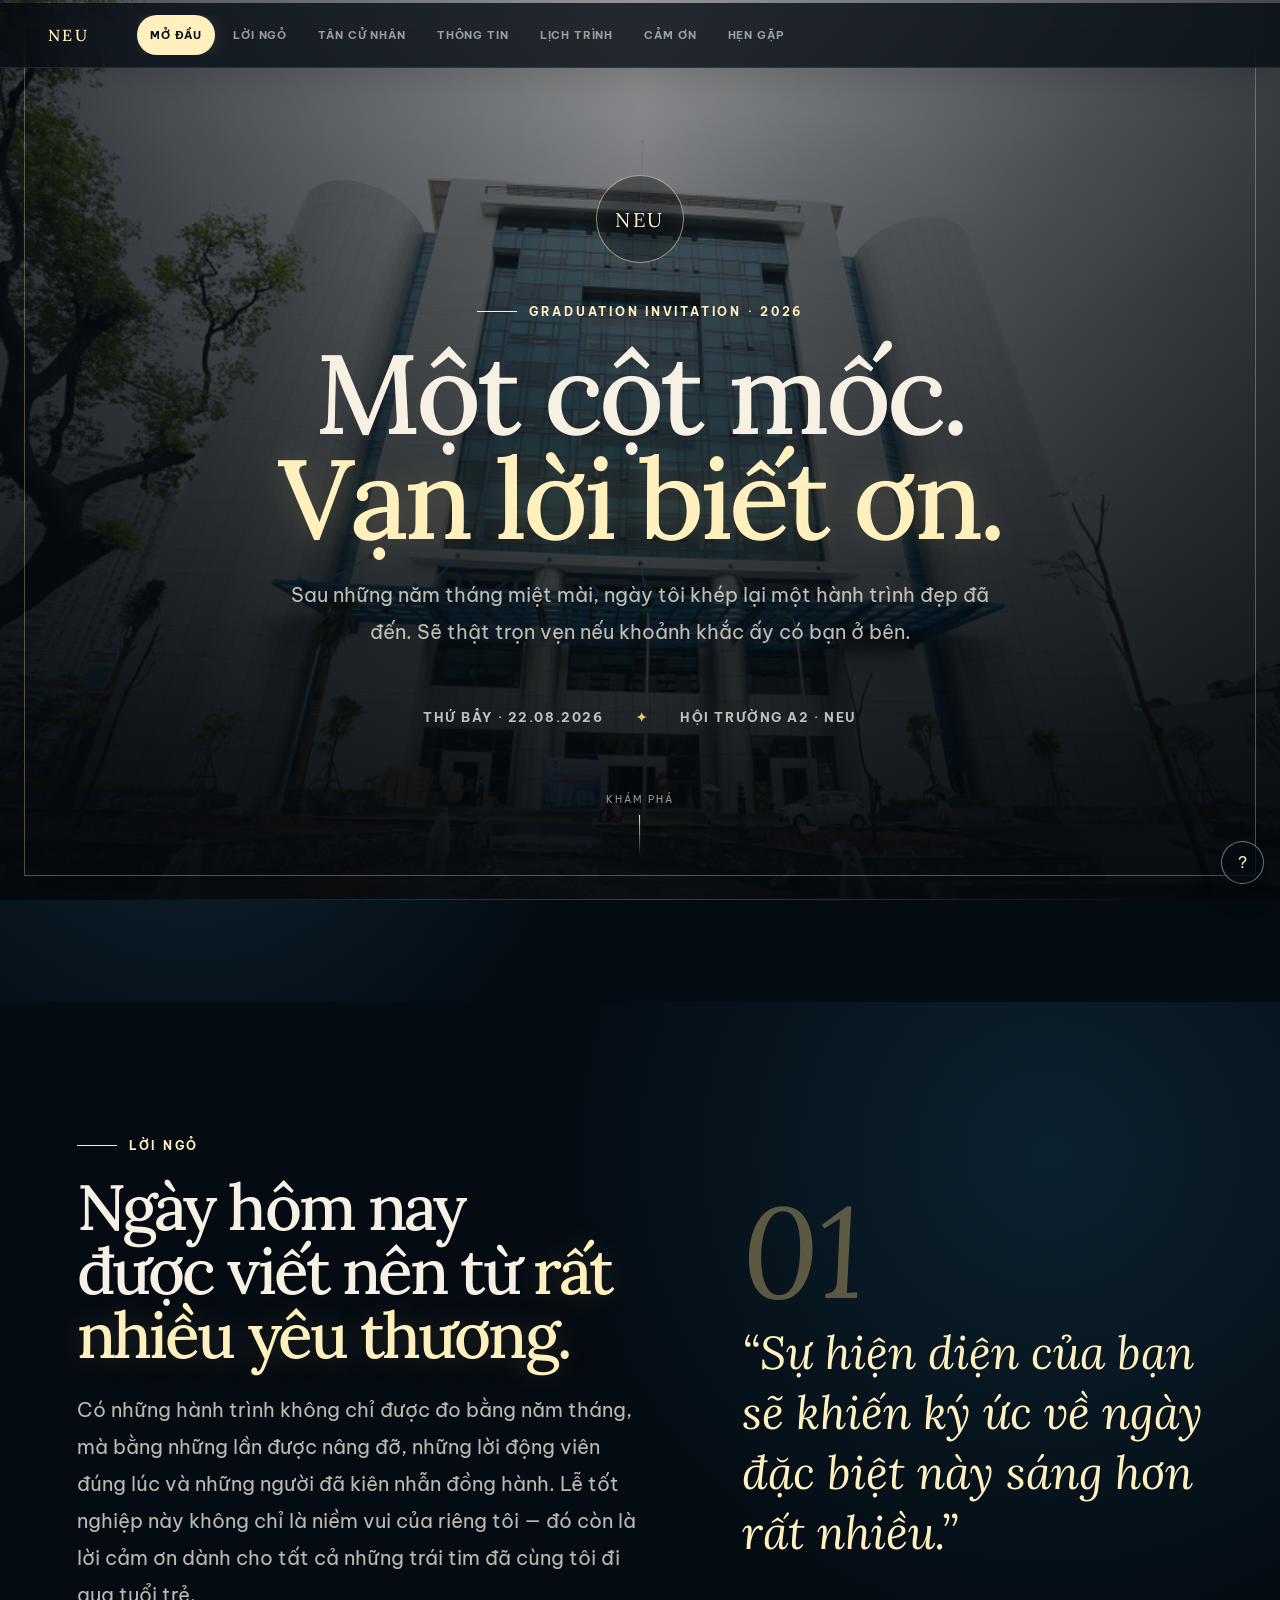
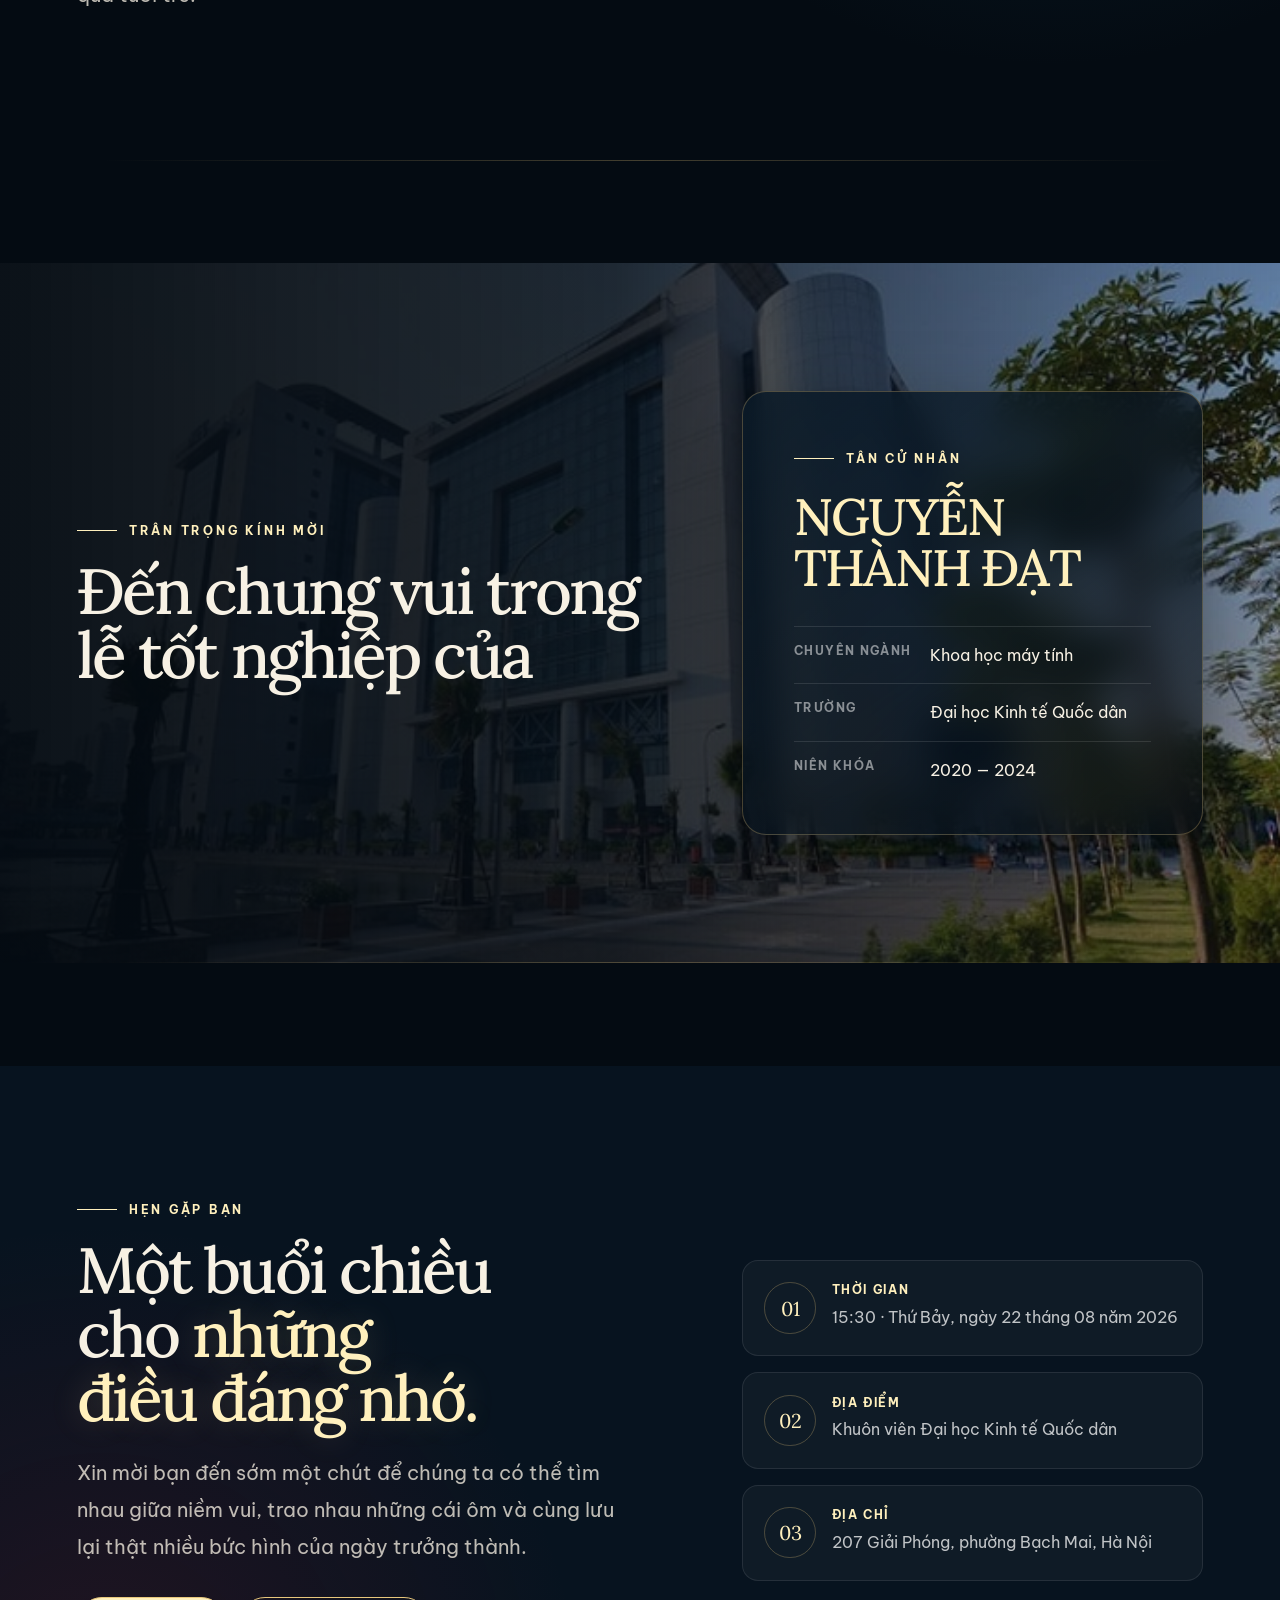
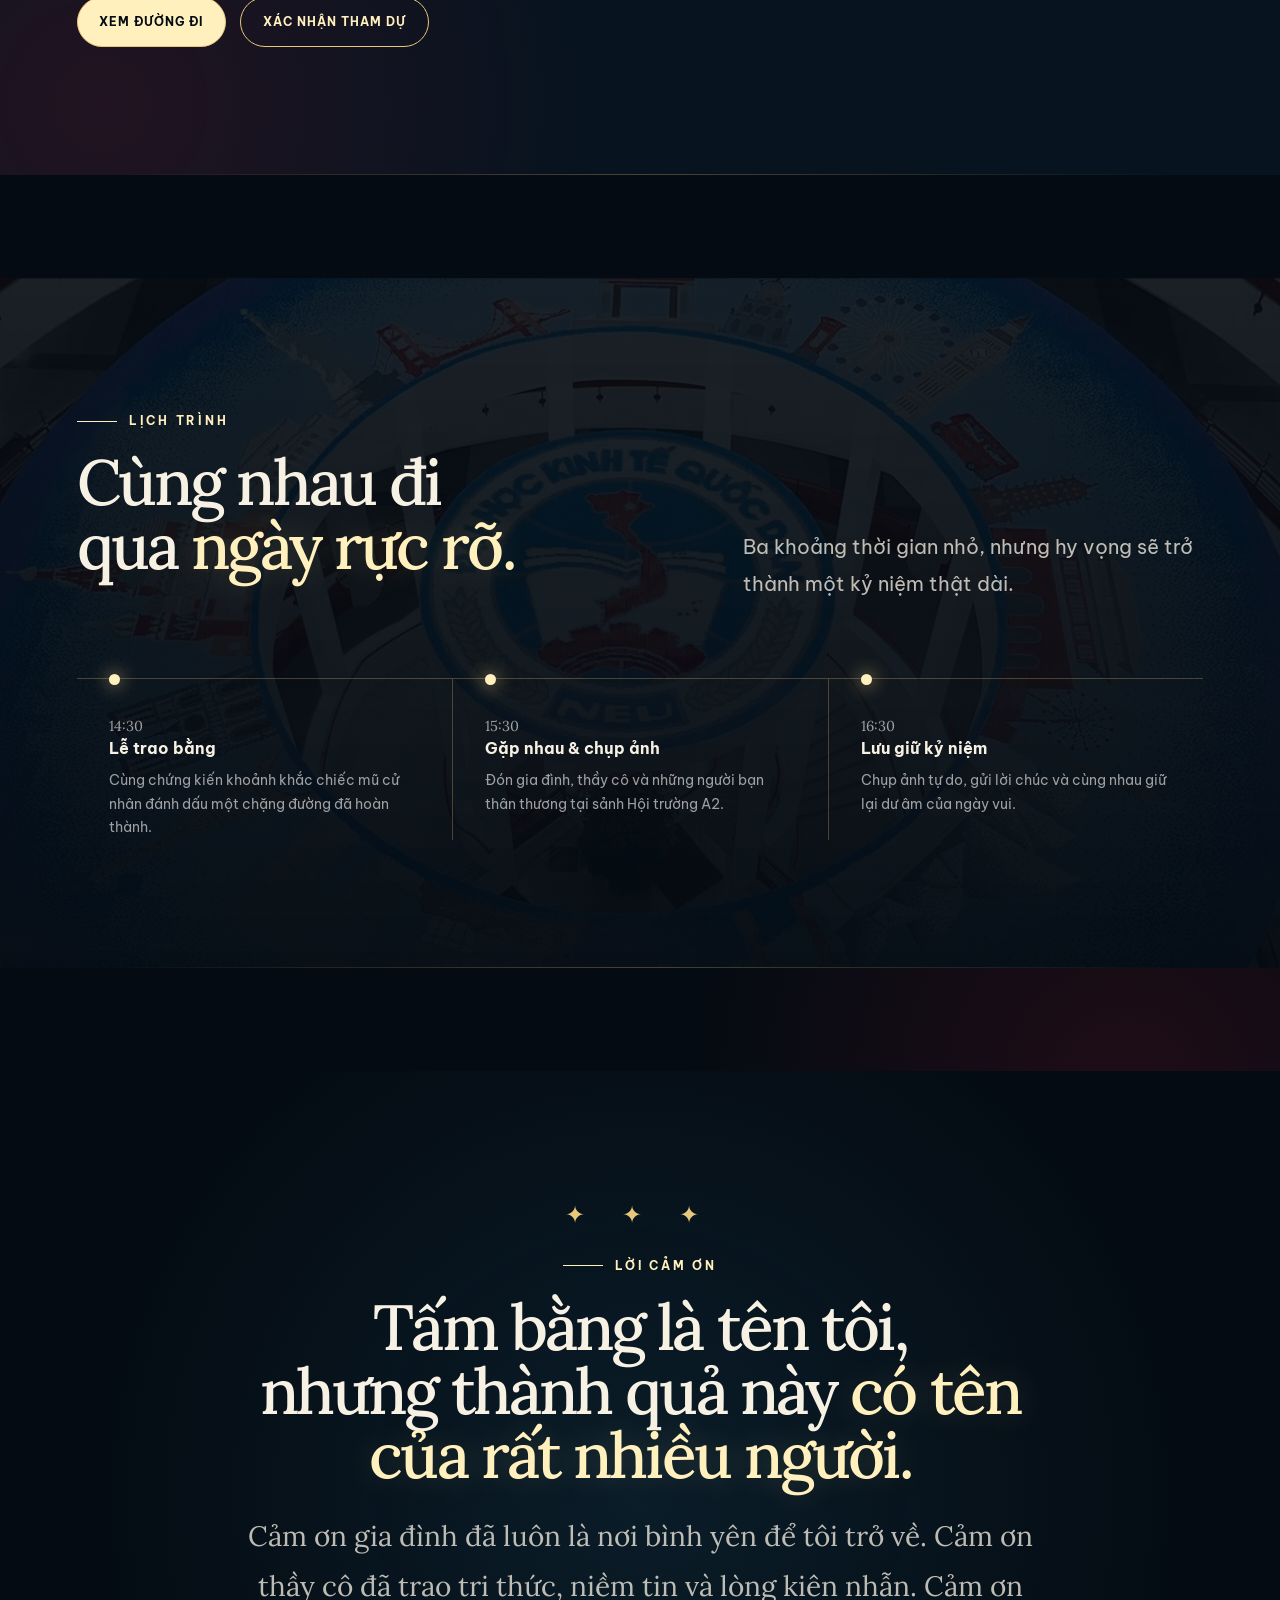
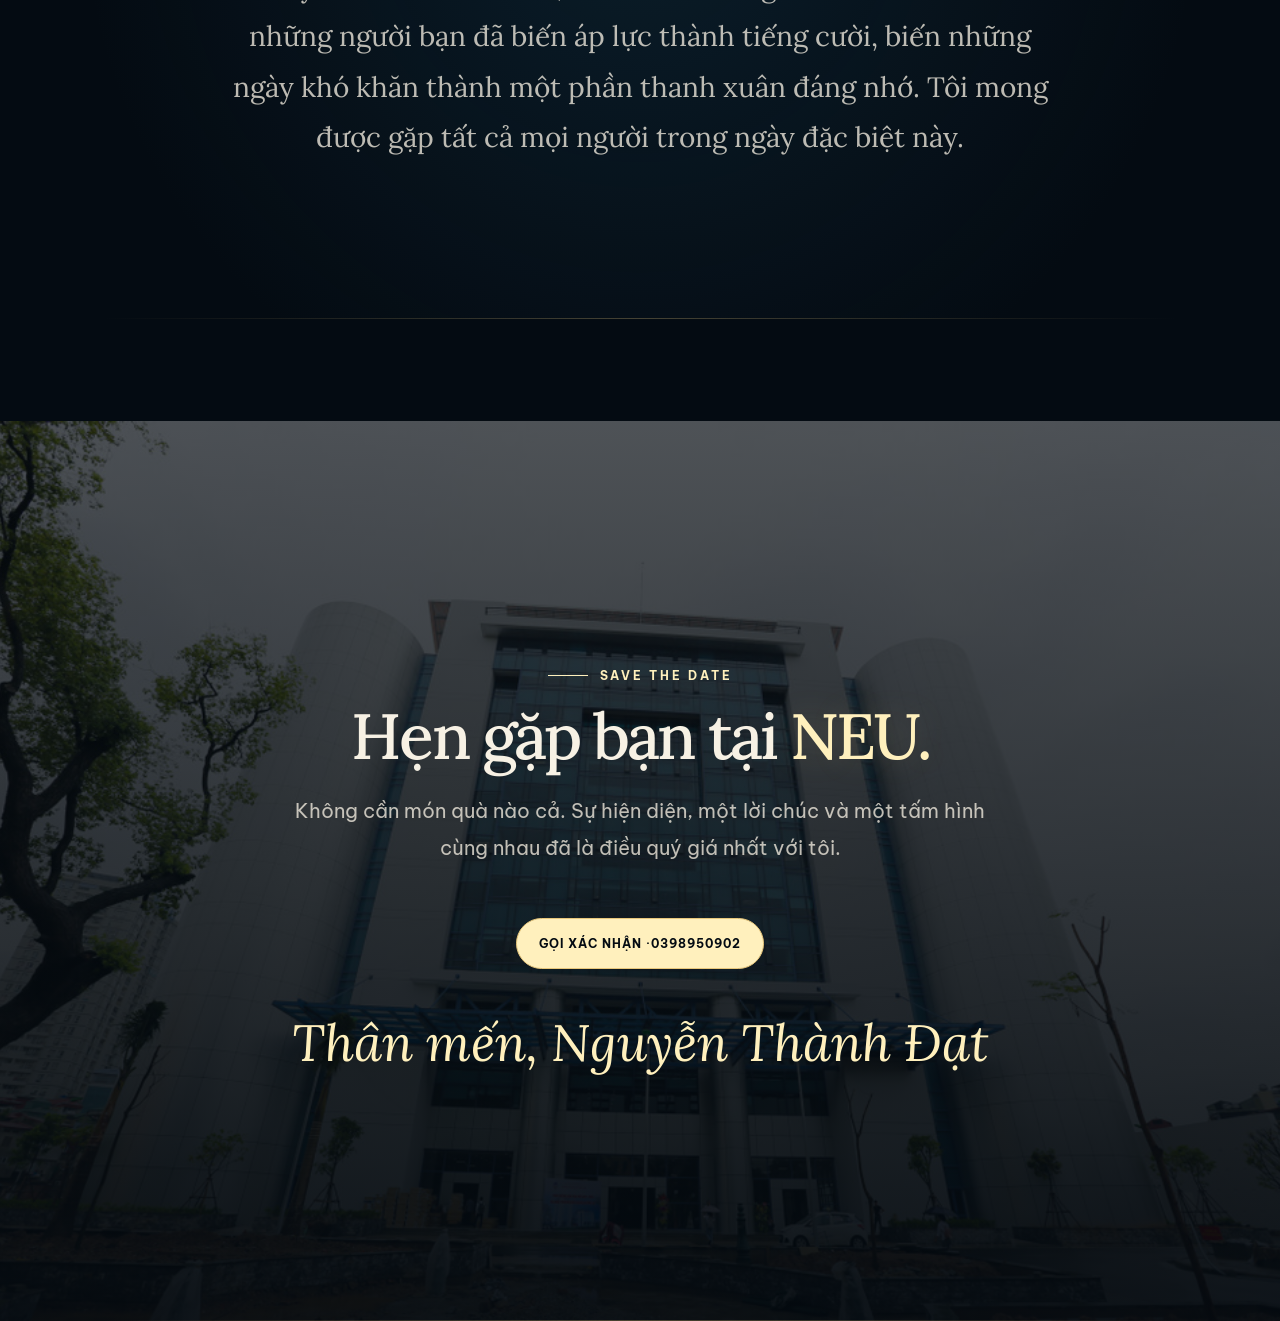
<file: thiep-moi-tot-nghiep-neu/nguyen-thanh-dat.html>
<!doctype html>
<html lang="vi">
  <head>
    <meta charset="UTF-8" />
    <meta name="viewport" content="width=device-width, initial-scale=1.0" />
    <meta
      name="description"
      content="Thư mời dự lễ tốt nghiệp tại Đại học Kinh tế Quốc dân"
    />
    <meta name="theme-color" content="#07131f" />
    <title>Thư mời tốt nghiệp · Nguyễn Thành Đạt | NEU</title>

    <style>
      @font-face {
        font-family: "Be Vietnam Pro";
        src: url("assets/fonts/be-vietnam-pro-400.ttf") format("truetype");
        font-style: normal;
        font-weight: 400;
        font-display: swap;
      }

      @font-face {
        font-family: "Be Vietnam Pro";
        src: url("assets/fonts/be-vietnam-pro-700.ttf") format("truetype");
        font-style: normal;
        font-weight: 700;
        font-display: swap;
      }

      @font-face {
        font-family: "Lora";
        src: url("assets/fonts/lora-400.ttf") format("truetype");
        font-style: normal;
        font-weight: 400;
        font-display: swap;
      }

      @font-face {
        font-family: "Lora";
        src: url("assets/fonts/lora-500.ttf") format("truetype");
        font-style: normal;
        font-weight: 500;
        font-display: swap;
      }

      @font-face {
        font-family: "Lora";
        src: url("assets/fonts/lora-italic-400.ttf") format("truetype");
        font-style: italic;
        font-weight: 400;
        font-display: swap;
      }

      :root {
        --navy-950: #040b12;
        --navy-900: #07131f;
        --navy-800: #0b2033;
        --paper: #f7f1e4;
        --paper-soft: rgba(247, 241, 228, 0.76);
        --gold: #e8c77b;
        --gold-light: #fff0bd;
        --red: #a5152c;
        --line: rgba(232, 199, 123, 0.28);
        --glass: rgba(5, 15, 25, 0.68);
        --shadow: 0 28px 80px rgba(0, 0, 0, 0.34);
        --serif: "Lora", Georgia, "Times New Roman", serif;
        --sans:
          "Be Vietnam Pro", ui-sans-serif, -apple-system, BlinkMacSystemFont,
          "Segoe UI", sans-serif;
      }

      *,
      *::before,
      *::after {
        box-sizing: border-box;
      }

      html {
        scroll-behavior: smooth;
        background: var(--navy-950);
      }

      body {
        margin: 0;
        color: var(--paper);
        background:
          radial-gradient(
            circle at 15% 12%,
            rgba(38, 94, 126, 0.3),
            transparent 26rem
          ),
          radial-gradient(
            circle at 88% 70%,
            rgba(165, 21, 44, 0.17),
            transparent 28rem
          ),
          var(--navy-950);
        font-family: var(--sans);
        overflow-x: hidden;
      }

      a {
        color: inherit;
      }

      button,
      a {
        -webkit-tap-highlight-color: transparent;
      }

      .skip-link {
        position: fixed;
        top: 1rem;
        left: 1rem;
        z-index: 100;
        padding: 0.75rem 1rem;
        color: var(--navy-950);
        background: var(--gold-light);
        border-radius: 0.5rem;
        transform: translateY(-180%);
        transition: transform 180ms ease;
      }

      .skip-link:focus {
        transform: translateY(0);
      }

      .progress {
        position: fixed;
        inset: 0 0 auto;
        z-index: 50;
        height: 3px;
        background: rgba(255, 255, 255, 0.06);
      }

      .progress__bar {
        display: block;
        width: 0;
        height: 100%;
        background: linear-gradient(90deg, var(--red), var(--gold-light));
        box-shadow: 0 0 18px var(--gold);
      }

      .site-nav {
        position: fixed;
        inset: 3px 0 auto;
        z-index: 45;
        border-bottom: 1px solid rgba(255, 255, 255, 0.09);
        background: rgba(4, 11, 18, 0.78);
        box-shadow: 0 10px 35px rgba(0, 0, 0, 0.16);
        backdrop-filter: blur(18px) saturate(130%);
      }

      .site-nav__inner {
        display: flex;
        align-items: center;
        width: min(1280px, 100%);
        min-height: 4rem;
        margin-inline: auto;
        padding-inline: clamp(1rem, 4vw, 3rem);
      }

      .site-nav__brand {
        flex: 0 0 auto;
        margin-right: clamp(1rem, 4vw, 3rem);
        color: var(--gold-light);
        font-family: var(--serif);
        font-size: 1rem;
        font-weight: 500;
        letter-spacing: 0.15em;
        text-decoration: none;
      }

      .site-nav__links {
        display: flex;
        flex: 1;
        align-items: center;
        gap: 0.35rem;
        margin: 0;
        padding: 0;
        overflow-x: auto;
        scrollbar-width: none;
        list-style: none;
      }

      .site-nav__links::-webkit-scrollbar {
        display: none;
      }

      .site-nav__link {
        position: relative;
        display: inline-flex;
        align-items: center;
        min-height: 2.5rem;
        padding: 0.65rem 0.8rem;
        border-radius: 999px;
        color: rgba(255, 255, 255, 0.56);
        font-size: 0.66rem;
        font-weight: 700;
        letter-spacing: 0.08em;
        text-decoration: none;
        text-transform: uppercase;
        white-space: nowrap;
        transition:
          color 180ms ease,
          background 180ms ease;
      }

      .site-nav__link:hover,
      .site-nav__link:focus-visible {
        color: var(--paper);
        background: rgba(255, 255, 255, 0.06);
      }

      .site-nav__link.is-active {
        color: var(--navy-950);
        background: var(--gold-light);
        box-shadow: 0 0 20px rgba(232, 199, 123, 0.14);
      }

      .section {
        position: relative;
        isolation: isolate;
        min-height: 68svh;
        display: grid;
        align-items: center;
        padding: clamp(5rem, 10vw, 9rem) clamp(1.25rem, 6vw, 6rem);
        overflow: hidden;
        scroll-margin-top: 4rem;
      }

      .section + .section {
        margin-top: clamp(2rem, 8vw, 8rem);
      }

      .section::after {
        content: "";
        position: absolute;
        inset: auto 8vw 0;
        height: 1px;
        background: linear-gradient(
          90deg,
          transparent,
          var(--line),
          transparent
        );
      }

      .section__inner {
        width: min(1160px, 100%);
        margin-inline: auto;
      }

      .eyebrow {
        display: inline-flex;
        align-items: center;
        gap: 0.75rem;
        margin: 0 0 1.25rem;
        color: var(--gold-light);
        font-size: 0.72rem;
        font-weight: 750;
        letter-spacing: 0.24em;
        line-height: 1.5;
        text-transform: uppercase;
      }

      .eyebrow::before {
        content: "";
        width: 2.5rem;
        height: 1px;
        background: currentColor;
      }

      h1,
      h2,
      h3,
      p {
        margin-top: 0;
      }

      h1,
      h2,
      .quote {
        font-family: var(--serif);
      }

      h1 {
        max-width: 900px;
        margin-bottom: 1.5rem;
        font-size: clamp(3rem, 8.8vw, 8.5rem);
        font-weight: 500;
        letter-spacing: -0.035em;
        line-height: 0.94;
        text-wrap: balance;
      }

      h2 {
        max-width: 780px;
        margin-bottom: 1.5rem;
        font-size: clamp(2.4rem, 5vw, 5.8rem);
        font-weight: 500;
        letter-spacing: -0.045em;
        line-height: 1;
        text-wrap: balance;
      }

      .lead {
        max-width: 700px;
        color: var(--paper-soft);
        font-size: clamp(1rem, 1.6vw, 1.25rem);
        line-height: 1.85;
      }

      .gold {
        color: var(--gold-light);
        text-shadow: 0 0 32px rgba(255, 225, 151, 0.18);
      }

      .hero {
        min-height: 100svh;
        text-align: center;
        background-image:
          linear-gradient(180deg, rgba(2, 7, 12, 0.42), rgba(2, 7, 12, 0.94)),
          linear-gradient(
            90deg,
            rgba(5, 14, 23, 0.6),
            transparent 50%,
            rgba(5, 14, 23, 0.6)
          ),
          url("assets/neu-a2-entrance.jpg");
        background-position: center;
        background-size: cover;
      }

      .hero::before {
        content: "";
        position: absolute;
        inset: 1.5rem;
        z-index: -1;
        border: 1px solid rgba(255, 240, 189, 0.3);
        pointer-events: none;
      }

      .hero__inner {
        display: grid;
        justify-items: center;
      }

      .hero__mark {
        display: grid;
        place-items: center;
        width: 5.5rem;
        aspect-ratio: 1;
        margin-bottom: 2.5rem;
        border: 1px solid rgba(255, 240, 189, 0.55);
        border-radius: 50%;
        color: var(--gold-light);
        background: rgba(4, 11, 18, 0.42);
        box-shadow: inset 0 0 32px rgba(232, 199, 123, 0.09);
        font-family: var(--serif);
        font-size: 1.25rem;
        letter-spacing: 0.14em;
      }

      .hero .lead {
        margin-inline: auto;
      }

      .hero__meta {
        display: flex;
        flex-wrap: wrap;
        justify-content: center;
        gap: 0.7rem 2rem;
        margin: 2.4rem 0 0;
        color: rgba(255, 255, 255, 0.72);
        font-size: 0.82rem;
        font-weight: 700;
        letter-spacing: 0.12em;
        text-transform: uppercase;
      }

      .hero__meta span + span::before {
        content: "✦";
        margin-right: 2rem;
        color: var(--gold);
      }

      .scroll-cue {
        position: absolute;
        bottom: 2.8rem;
        left: 50%;
        display: grid;
        justify-items: center;
        gap: 0.55rem;
        color: rgba(255, 255, 255, 0.6);
        font-size: 0.62rem;
        letter-spacing: 0.2em;
        text-decoration: none;
        text-transform: uppercase;
        transform: translateX(-50%);
      }

      .scroll-cue::after {
        content: "";
        width: 1px;
        height: 2.5rem;
        background: linear-gradient(var(--gold-light), transparent);
        animation: breathe 1.8s ease-in-out infinite;
      }

      .story {
        background:
          radial-gradient(
            circle at 82% 20%,
            rgba(26, 75, 102, 0.35),
            transparent 32rem
          ),
          var(--navy-950);
      }

      .story__grid,
      .graduate__grid,
      .details__grid {
        display: grid;
        grid-template-columns: minmax(0, 1fr) minmax(320px, 0.82fr);
        gap: clamp(3rem, 8vw, 8rem);
        align-items: center;
      }

      .quote {
        margin: 0;
        color: var(--gold-light);
        font-size: clamp(1.8rem, 3.6vw, 3.5rem);
        font-style: italic;
        line-height: 1.3;
      }

      .chapter-no {
        display: block;
        margin-bottom: 1.25rem;
        color: rgba(232, 199, 123, 0.38);
        font-family: var(--serif);
        font-size: clamp(4rem, 10vw, 8rem);
        line-height: 0.8;
      }

      .graduate {
        background-image:
          linear-gradient(
            90deg,
            rgba(3, 10, 17, 0.97) 0%,
            rgba(3, 10, 17, 0.85) 48%,
            rgba(3, 10, 17, 0.36)
          ),
          url("assets/neu-a2-campus.png");
        background-position: center;
        background-size: cover;
      }

      .graduate__card {
        padding: clamp(1.6rem, 4vw, 3.2rem);
        border: 1px solid var(--line);
        border-radius: 1.5rem;
        background: linear-gradient(
          145deg,
          rgba(9, 25, 39, 0.84),
          rgba(4, 11, 18, 0.56)
        );
        box-shadow: var(--shadow);
        backdrop-filter: blur(18px);
      }

      .graduate__name {
        margin: 0.25rem 0 1.25rem;
        color: var(--gold-light);
        font-family: var(--serif);
        font-size: clamp(2.3rem, 4vw, 4.7rem);
        font-weight: 500;
        letter-spacing: -0.035em;
        line-height: 1;
        text-transform: uppercase;
      }

      .graduate__facts {
        display: grid;
        gap: 1rem;
        margin: 2rem 0 0;
      }

      .fact {
        display: grid;
        grid-template-columns: 7.5rem 1fr;
        gap: 1rem;
        padding-top: 1rem;
        border-top: 1px solid rgba(255, 255, 255, 0.11);
      }

      .fact dt {
        color: rgba(255, 255, 255, 0.5);
        font-size: 0.72rem;
        font-weight: 750;
        letter-spacing: 0.12em;
        text-transform: uppercase;
      }

      .fact dd {
        margin: 0;
        color: var(--paper);
        line-height: 1.55;
      }

      .details {
        background:
          radial-gradient(
            circle at 8% 90%,
            rgba(165, 21, 44, 0.17),
            transparent 30rem
          ),
          var(--navy-900);
      }

      .details__list {
        display: grid;
        gap: 1rem;
      }

      .detail-card {
        display: grid;
        grid-template-columns: 3.2rem 1fr;
        gap: 1rem;
        padding: 1.35rem;
        border: 1px solid rgba(255, 255, 255, 0.09);
        border-radius: 1rem;
        background: rgba(255, 255, 255, 0.035);
      }

      .detail-card__icon {
        display: grid;
        place-items: center;
        width: 3.2rem;
        height: 3.2rem;
        border: 1px solid var(--line);
        border-radius: 50%;
        color: var(--gold-light);
        font-family: var(--serif);
        font-size: 1.25rem;
      }

      .detail-card h3 {
        margin-bottom: 0.4rem;
        color: var(--gold-light);
        font-size: 0.72rem;
        letter-spacing: 0.14em;
        text-transform: uppercase;
      }

      .detail-card p {
        margin-bottom: 0;
        color: rgba(255, 255, 255, 0.74);
        line-height: 1.65;
      }

      .button-row {
        display: flex;
        flex-wrap: wrap;
        gap: 0.9rem;
        margin-top: 2rem;
      }

      .button {
        display: inline-flex;
        align-items: center;
        justify-content: center;
        min-height: 3.15rem;
        padding: 0.85rem 1.35rem;
        border: 1px solid var(--gold);
        border-radius: 999px;
        color: var(--navy-950);
        background: var(--gold-light);
        font-size: 0.78rem;
        font-weight: 800;
        letter-spacing: 0.08em;
        text-decoration: none;
        text-transform: uppercase;
        transition:
          transform 180ms ease,
          box-shadow 180ms ease;
      }

      .button--ghost {
        color: var(--gold-light);
        background: transparent;
      }

      .button:hover,
      .button:focus-visible {
        transform: translateY(-2px);
        box-shadow: 0 10px 28px rgba(232, 199, 123, 0.18);
      }

      .timeline {
        background-image:
          linear-gradient(180deg, rgba(3, 10, 17, 0.89), rgba(3, 10, 17, 0.97)),
          url("assets/neu-a2-architecture.webp");
        background-position: center;
        background-size: cover;
      }

      .timeline__head {
        display: flex;
        justify-content: space-between;
        gap: 2rem;
        align-items: end;
        margin-bottom: clamp(2.5rem, 6vw, 5rem);
      }

      .timeline__head .lead {
        max-width: 460px;
        margin-bottom: 0;
      }

      .timeline__list {
        display: grid;
        grid-template-columns: repeat(3, 1fr);
        border-top: 1px solid var(--line);
      }

      .timeline__item {
        position: relative;
        padding: 2.2rem 2rem 0;
      }

      .timeline__item + .timeline__item {
        border-left: 1px solid var(--line);
      }

      .timeline__item::before {
        content: "";
        position: absolute;
        top: -0.36rem;
        left: 2rem;
        width: 0.7rem;
        aspect-ratio: 1;
        border-radius: 50%;
        background: var(--gold-light);
        box-shadow: 0 0 18px var(--gold);
      }

      .timeline__time {
        margin-bottom: 0.6rem;
        color: var(--gold-light);
        font-family: var(--serif);
        font-size: 1.9rem;
      }

      .timeline__item h3 {
        margin-bottom: 0.65rem;
        font-size: 1rem;
      }

      .timeline__item p {
        margin-bottom: 0;
        color: rgba(255, 255, 255, 0.6);
        font-size: 0.9rem;
        line-height: 1.65;
      }

      .gratitude {
        min-height: 82svh;
        text-align: center;
        background:
          radial-gradient(
            circle at 50% 50%,
            rgba(30, 80, 108, 0.26),
            transparent 35rem
          ),
          var(--navy-950);
      }

      .gratitude .section__inner {
        display: grid;
        justify-items: center;
      }

      .gratitude__ornament {
        margin-bottom: 1.8rem;
        color: var(--gold);
        font-size: 1.5rem;
        letter-spacing: 0.65em;
      }

      .gratitude .lead {
        max-width: 820px;
        font-family: var(--serif);
        font-size: clamp(1.25rem, 2.2vw, 1.75rem);
        line-height: 1.8;
      }

      .closing {
        min-height: 100svh;
        text-align: center;
        background-image:
          linear-gradient(180deg, rgba(3, 9, 15, 0.7), rgba(3, 9, 15, 0.94)),
          url("assets/neu-a2-entrance.jpg");
        background-position: center;
        background-size: cover;
      }

      .closing .section__inner {
        display: grid;
        justify-items: center;
      }

      .signature {
        margin: 2.5rem 0 0;
        color: var(--gold-light);
        font-family: var(--serif);
        font-size: clamp(2rem, 4vw, 3.6rem);
        font-style: italic;
      }

      .helper {
        position: fixed;
        right: 1rem;
        bottom: 1rem;
        z-index: 30;
      }

      .helper summary {
        display: grid;
        place-items: center;
        width: 2.7rem;
        aspect-ratio: 1;
        border: 1px solid rgba(255, 240, 189, 0.45);
        border-radius: 50%;
        color: var(--gold-light);
        background: rgba(4, 11, 18, 0.8);
        box-shadow: 0 8px 28px rgba(0, 0, 0, 0.3);
        cursor: pointer;
        list-style: none;
      }

      .helper summary::-webkit-details-marker {
        display: none;
      }

      .helper__panel {
        position: absolute;
        right: 0;
        bottom: 3.3rem;
        width: min(22rem, calc(100vw - 2rem));
        padding: 1.2rem;
        border: 1px solid var(--line);
        border-radius: 1rem;
        color: rgba(255, 255, 255, 0.75);
        background: rgba(4, 11, 18, 0.96);
        box-shadow: var(--shadow);
        font-size: 0.82rem;
        line-height: 1.65;
      }

      .helper__panel strong {
        color: var(--gold-light);
      }

      .helper__panel p:last-child {
        margin-bottom: 0;
      }

      .reveal {
        opacity: 0;
        transform: translateY(2rem);
        transition:
          opacity 800ms ease,
          transform 800ms cubic-bezier(0.2, 0.7, 0.2, 1);
      }

      .reveal.is-visible {
        opacity: 1;
        transform: translateY(0);
      }

      @keyframes breathe {
        0%,
        100% {
          opacity: 0.35;
          transform: scaleY(0.75);
          transform-origin: top;
        }
        50% {
          opacity: 1;
          transform: scaleY(1);
        }
      }

      @media (max-width: 840px) {
        .site-nav__inner {
          min-height: 3.7rem;
          padding-inline: 0.8rem;
        }

        .site-nav__brand {
          margin-right: 0.45rem;
          font-size: 0.82rem;
        }

        .site-nav__link {
          min-height: 2.35rem;
          padding-inline: 0.68rem;
          font-size: 0.61rem;
        }

        .story__grid,
        .graduate__grid,
        .details__grid {
          grid-template-columns: 1fr;
        }

        .graduate {
          background-image:
            linear-gradient(
              180deg,
              rgba(3, 10, 17, 0.72),
              rgba(3, 10, 17, 0.98)
            ),
            url("assets/neu-a2-campus.png");
          background-position: 62% center;
        }

        .timeline__head {
          display: block;
        }

        .timeline__list {
          grid-template-columns: 1fr;
          border-top: 0;
          border-left: 1px solid var(--line);
        }

        .timeline__item {
          padding: 0 0 2.5rem 2rem;
        }

        .timeline__item + .timeline__item {
          border-left: 0;
        }

        .timeline__item::before {
          top: 0.45rem;
          left: -0.36rem;
        }

        .hero__meta span + span::before {
          content: none;
        }

        .hero__meta {
          display: grid;
        }
      }

      @media (max-width: 520px) {
        .section {
          padding-inline: 1.25rem;
        }

        .hero::before {
          inset: 0.75rem;
        }

        .fact {
          grid-template-columns: 1fr;
          gap: 0.35rem;
        }

        .button-row {
          display: grid;
        }

        .button {
          width: 100%;
        }
      }

      @media (prefers-reduced-motion: reduce) {
        html {
          scroll-behavior: auto;
        }

        *,
        *::before,
        *::after {
          animation-duration: 0.01ms !important;
          animation-iteration-count: 1 !important;
          transition-duration: 0.01ms !important;
        }

        .reveal {
          opacity: 1;
          transform: none;
        }
      }
    </style>
  </head>

  <body>
    <a class="skip-link" href="#noi-dung">Chuyển đến nội dung chính</a>
    <div class="progress" aria-hidden="true">
      <span class="progress__bar"></span>
    </div>

    <nav class="site-nav" aria-label="Mục lục thiệp">
      <div class="site-nav__inner">
        <a class="site-nav__brand" href="#mo-dau" aria-label="Về đầu thiệp"
          >NEU</a
        >
        <ul class="site-nav__links">
          <li>
            <a
              class="site-nav__link is-active"
              href="#mo-dau"
              aria-current="true"
              >Mở đầu</a
            >
          </li>
          <li><a class="site-nav__link" href="#cau-chuyen">Lời ngỏ</a></li>
          <li><a class="site-nav__link" href="#tan-cu-nhan">Tân cử nhân</a></li>
          <li><a class="site-nav__link" href="#thong-tin">Thông tin</a></li>
          <li><a class="site-nav__link" href="#lich-trinh">Lịch trình</a></li>
          <li><a class="site-nav__link" href="#cam-on">Cảm ơn</a></li>
          <li><a class="site-nav__link" href="#hen-gap">Hẹn gặp</a></li>
        </ul>
      </div>
    </nav>

    <main id="noi-dung">
      <section class="section hero" id="mo-dau" aria-labelledby="hero-title">
        <div class="section__inner hero__inner reveal">
          <div class="hero__mark" aria-label="Đại học Kinh tế Quốc dân">
            NEU
          </div>
          <p class="eyebrow">Graduation invitation · 2026</p>
          <h1 id="hero-title">
            Một cột mốc.<br /><span class="gold">Vạn lời biết ơn.</span>
          </h1>
          <p class="lead">
            Sau những năm tháng miệt mài, ngày tôi khép lại một hành trình đẹp
            đã đến. Sẽ thật trọn vẹn nếu khoảnh khắc ấy có bạn ở bên.
          </p>
          <div class="hero__meta" aria-label="Thông tin chính">
            <span data-field="date">Thứ Bảy · 22.08.2026</span>
            <span data-field="venue-short">Hội trường A2 · NEU</span>
          </div>
        </div>
        <a class="scroll-cue" href="#cau-chuyen">Khám phá</a>
      </section>

      <section
        class="section story"
        id="cau-chuyen"
        aria-labelledby="story-title"
      >
        <div class="section__inner story__grid">
          <div class="reveal">
            <p class="eyebrow">Lời ngỏ</p>
            <h2 id="story-title">
              Ngày hôm nay được viết nên từ
              <span class="gold">rất nhiều yêu thương.</span>
            </h2>
            <p class="lead">
              Có những hành trình không chỉ được đo bằng năm tháng, mà bằng
              những lần được nâng đỡ, những lời động viên đúng lúc và những
              người đã kiên nhẫn đồng hành. Lễ tốt nghiệp này không chỉ là niềm
              vui của riêng tôi — đó còn là lời cảm ơn dành cho tất cả những
              trái tim đã cùng tôi đi qua tuổi trẻ.
            </p>
          </div>
          <blockquote class="quote reveal">
            <span class="chapter-no">01</span>
            “Sự hiện diện của bạn sẽ khiến ký ức về ngày đặc biệt này sáng hơn
            rất nhiều.”
          </blockquote>
        </div>
      </section>

      <section
        class="section graduate"
        id="tan-cu-nhan"
        aria-labelledby="graduate-title"
      >
        <div class="section__inner graduate__grid">
          <div class="reveal">
            <p class="eyebrow">Trân trọng kính mời</p>
            <h2 id="graduate-title">Đến chung vui trong lễ tốt nghiệp của</h2>
          </div>
          <article
            class="graduate__card reveal"
            aria-label="Thông tin tân cử nhân"
          >
            <p class="eyebrow">Tân cử nhân</p>
            <p class="graduate__name" data-field="name">Nguyễn Thành Đạt</p>
            <dl class="graduate__facts">
              <div class="fact">
                <dt>Chuyên ngành</dt>
                <dd data-field="major">Khoa học máy tính</dd>
              </div>
              <div class="fact">
                <dt>Trường</dt>
                <dd data-field="school">Đại học Kinh tế Quốc dân</dd>
              </div>
              <div class="fact">
                <dt>Niên khóa</dt>
                <dd data-field="class-year">2020 — 2024</dd>
              </div>
            </dl>
          </article>
        </div>
      </section>

      <section
        class="section details"
        id="thong-tin"
        aria-labelledby="details-title"
      >
        <div class="section__inner details__grid">
          <div class="reveal">
            <p class="eyebrow">Hẹn gặp bạn</p>
            <h2 id="details-title">
              Một buổi chiều cho <span class="gold">những điều đáng nhớ.</span>
            </h2>
            <p class="lead">
              Xin mời bạn đến sớm một chút để chúng ta có thể tìm nhau giữa niềm
              vui, trao nhau những cái ôm và cùng lưu lại thật nhiều bức hình
              của ngày trưởng thành.
            </p>
            <div class="button-row">
              <a
                class="button"
                data-link="map"
                href="https://maps.app.goo.gl/sJkxq9hN4T8QKiDv9"
                target="_blank"
                rel="noreferrer"
                >Xem đường đi</a
              >
              <a
                class="button button--ghost"
                data-link="phone"
                href="tel:0398950902"
                >Xác nhận tham dự</a
              >
            </div>
          </div>

          <div class="details__list reveal">
            <article class="detail-card">
              <span class="detail-card__icon" aria-hidden="true">01</span>
              <div>
                <h3>Thời gian</h3>
                <p>
                  <span data-field="time">15:30</span> ·
                  <span data-field="date-long"
                    >Thứ Bảy, ngày 22 tháng 08 năm 2026</span
                  >
                </p>
              </div>
            </article>
            <article class="detail-card">
              <span class="detail-card__icon" aria-hidden="true">02</span>
              <div>
                <h3>Địa điểm</h3>
                <p data-field="venue">Khuôn viên Đại học Kinh tế Quốc dân</p>
              </div>
            </article>
            <article class="detail-card">
              <span class="detail-card__icon" aria-hidden="true">03</span>
              <div>
                <h3>Địa chỉ</h3>
                <p data-field="address">
                  207 Giải Phóng, phường Bạch Mai, Hà Nội
                </p>
              </div>
            </article>
          </div>
        </div>
      </section>

      <section
        class="section timeline"
        id="lich-trinh"
        aria-labelledby="timeline-title"
      >
        <div class="section__inner">
          <div class="timeline__head reveal">
            <div>
              <p class="eyebrow">Lịch trình</p>
              <h2 id="timeline-title">
                Cùng nhau đi qua <span class="gold">ngày rực rỡ.</span>
              </h2>
            </div>
            <p class="lead">
              Ba khoảng thời gian nhỏ, nhưng hy vọng sẽ trở thành một kỷ niệm
              thật dài.
            </p>
          </div>
          <div class="timeline__list reveal">
            <article class="timeline__item">
              <p class="timeline__time">14:30</p>
              <h3>Lễ trao bằng</h3>
              <p>
                Cùng chứng kiến khoảnh khắc chiếc mũ cử nhân đánh dấu một chặng
                đường đã hoàn thành.
              </p>
            </article>
            <article class="timeline__item">
              <p class="timeline__time">15:30</p>
              <h3>Gặp nhau & chụp ảnh</h3>
              <p>
                Đón gia đình, thầy cô và những người bạn thân thương tại sảnh
                Hội trường A2.
              </p>
            </article>
            <article class="timeline__item">
              <p class="timeline__time">16:30</p>
              <h3>Lưu giữ kỷ niệm</h3>
              <p>
                Chụp ảnh tự do, gửi lời chúc và cùng nhau giữ lại dư âm của ngày
                vui.
              </p>
            </article>
          </div>
        </div>
      </section>

      <section
        class="section gratitude"
        id="cam-on"
        aria-labelledby="gratitude-title"
      >
        <div class="section__inner reveal">
          <div class="gratitude__ornament" aria-hidden="true">✦ ✦ ✦</div>
          <p class="eyebrow">Lời cảm ơn</p>
          <h2 id="gratitude-title">
            Tấm bằng là tên tôi,<br />nhưng thành quả này
            <span class="gold">có tên của rất nhiều người.</span>
          </h2>
          <p class="lead">
            Cảm ơn gia đình đã luôn là nơi bình yên để tôi trở về. Cảm ơn thầy
            cô đã trao tri thức, niềm tin và lòng kiên nhẫn. Cảm ơn những người
            bạn đã biến áp lực thành tiếng cười, biến những ngày khó khăn thành
            một phần thanh xuân đáng nhớ. Tôi mong được gặp tất cả mọi người
            trong ngày đặc biệt này.
          </p>
        </div>
      </section>

      <section
        class="section closing"
        id="hen-gap"
        aria-labelledby="closing-title"
      >
        <div class="section__inner reveal">
          <p class="eyebrow">Save the date</p>
          <h2 id="closing-title">
            Hẹn gặp bạn tại <span class="gold">NEU.</span>
          </h2>
          <p class="lead">
            Không cần món quà nào cả. Sự hiện diện, một lời chúc và một tấm hình
            cùng nhau đã là điều quý giá nhất với tôi.
          </p>
          <div class="button-row">
            <a class="button" data-link="phone" href="tel:0398950902"
              >Gọi xác nhận · <span data-field="phone">0398950902</span></a
            >
          </div>
          <p class="signature" data-field="signature">
            Thân mến, Nguyễn Thành Đạt
          </p>
        </div>
      </section>
    </main>

    <details class="helper">
      <summary aria-label="Hướng dẫn tùy chỉnh">?</summary>
      <div class="helper__panel">
        <p><strong>Tùy chỉnh thiệp</strong></p>
        <p>
          Mở tệp HTML tương ứng bằng trình soạn thảo, tìm cụm
          <strong>INVITATION_CONFIG</strong> ở cuối tệp rồi sửa thông tin trong
          một chỗ duy nhất.
        </p>
        <p>
          Hướng dẫn đầy đủ nằm trong tệp <strong>HUONG_DAN.md</strong> đi kèm.
        </p>
      </div>
    </details>

    <script>
      // ==================== INVITATION_CONFIG ====================
      // Chỉ cần sửa các giá trị bên phải để cá nhân hóa toàn bộ thiệp.
      const INVITATION_CONFIG = {
        name: "Nguyễn Thành Đạt",
        signature: "Thân mến, Nguyễn Thành Đạt",
        major: "Khoa học máy tính",
        school: "Đại học Kinh tế Quốc dân",
        classYear: "2020 — 2024",
        time: "15:30",
        date: "Thứ Bảy · 22.08.2026",
        dateLong: "Thứ Bảy, ngày 22 tháng 08 năm 2026",
        venueShort: "Hội trường A2 · NEU",
        venue: "Khuôn viên Đại học Kinh tế Quốc dân",
        address: "207 Giải Phóng, phường Bạch Mai, Hà Nội",
        phone: "0398950902",
        phoneHref: "tel:0398950902",
        mapHref: "https://maps.app.goo.gl/sJkxq9hN4T8QKiDv9",
      };

      const fieldMap = {
        name: INVITATION_CONFIG.name,
        signature: INVITATION_CONFIG.signature,
        major: INVITATION_CONFIG.major,
        school: INVITATION_CONFIG.school,
        "class-year": INVITATION_CONFIG.classYear,
        time: INVITATION_CONFIG.time,
        date: INVITATION_CONFIG.date,
        "date-long": INVITATION_CONFIG.dateLong,
        "venue-short": INVITATION_CONFIG.venueShort,
        venue: INVITATION_CONFIG.venue,
        address: INVITATION_CONFIG.address,
        phone: INVITATION_CONFIG.phone,
      };

      Object.entries(fieldMap).forEach(([field, value]) => {
        document
          .querySelectorAll(`[data-field="${field}"]`)
          .forEach((element) => {
            element.textContent = value;
          });
      });

      document.querySelectorAll('[data-link="phone"]').forEach((element) => {
        element.href = INVITATION_CONFIG.phoneHref;
      });

      document.querySelectorAll('[data-link="map"]').forEach((element) => {
        element.href = INVITATION_CONFIG.mapHref;
      });

      const progressBar = document.querySelector(".progress__bar");
      const updateProgress = () => {
        const scrollable =
          document.documentElement.scrollHeight - window.innerHeight;
        const progress =
          scrollable > 0 ? (window.scrollY / scrollable) * 100 : 0;
        progressBar.style.width = `${Math.min(100, Math.max(0, progress))}%`;
      };

      window.addEventListener("scroll", updateProgress, { passive: true });
      updateProgress();

      const navLinks = Array.from(document.querySelectorAll(".site-nav__link"));
      const navSections = navLinks
        .map((link) => document.querySelector(link.getAttribute("href")))
        .filter(Boolean);

      let scrollAnimationFrame;
      const cancelScrollAnimation = () => {
        if (scrollAnimationFrame) {
          cancelAnimationFrame(scrollAnimationFrame);
          scrollAnimationFrame = null;
        }
      };

      const animateScrollTo = (target) => {
        cancelScrollAnimation();
        const navHeight = document.querySelector(".site-nav").offsetHeight;
        const startY = window.scrollY;
        const targetY = Math.max(0, target.offsetTop - navHeight - 10);
        const distance = targetY - startY;
        const duration = Math.min(
          1300,
          Math.max(700, Math.abs(distance) * 0.18),
        );
        const startTime = performance.now();

        const easeInOutCubic = (progress) =>
          progress < 0.5
            ? 4 * progress * progress * progress
            : 1 - Math.pow(-2 * progress + 2, 3) / 2;

        const step = (currentTime) => {
          const progress = Math.min(1, (currentTime - startTime) / duration);
          window.scrollTo(0, startY + distance * easeInOutCubic(progress));

          if (progress < 1) {
            scrollAnimationFrame = requestAnimationFrame(step);
          } else {
            scrollAnimationFrame = null;
          }
        };

        scrollAnimationFrame = requestAnimationFrame(step);
      };

      document.querySelectorAll('.site-nav a[href^="#"]').forEach((link) => {
        link.addEventListener("click", (event) => {
          const target = document.querySelector(link.getAttribute("href"));
          if (!target) return;
          event.preventDefault();
          animateScrollTo(target);
        });
      });

      window.addEventListener("wheel", cancelScrollAnimation, {
        passive: true,
      });
      window.addEventListener("touchstart", cancelScrollAnimation, {
        passive: true,
      });

      const updateActiveSection = () => {
        const probe = window.scrollY + window.innerHeight * 0.42;
        let activeSection = navSections[0];

        navSections.forEach((section) => {
          if (section.offsetTop <= probe) activeSection = section;
        });

        navLinks.forEach((link) => {
          const isActive = link.getAttribute("href") === `#${activeSection.id}`;
          const wasActive = link.classList.contains("is-active");
          link.classList.toggle("is-active", isActive);
          if (isActive) {
            link.setAttribute("aria-current", "true");
            if (!wasActive) {
              link.scrollIntoView({
                behavior: "smooth",
                block: "nearest",
                inline: "center",
              });
            }
          } else {
            link.removeAttribute("aria-current");
          }
        });
      };

      let navFrame;
      window.addEventListener(
        "scroll",
        () => {
          if (navFrame) return;
          navFrame = requestAnimationFrame(() => {
            updateActiveSection();
            navFrame = null;
          });
        },
        { passive: true },
      );
      updateActiveSection();

      const revealObserver = new IntersectionObserver(
        (entries, observer) => {
          entries.forEach((entry) => {
            if (entry.isIntersecting) {
              entry.target.classList.add("is-visible");
              observer.unobserve(entry.target);
            }
          });
        },
        { threshold: 0.15 },
      );

      document
        .querySelectorAll(".reveal")
        .forEach((element) => revealObserver.observe(element));
    </script>
  </body>
</html>
</file>
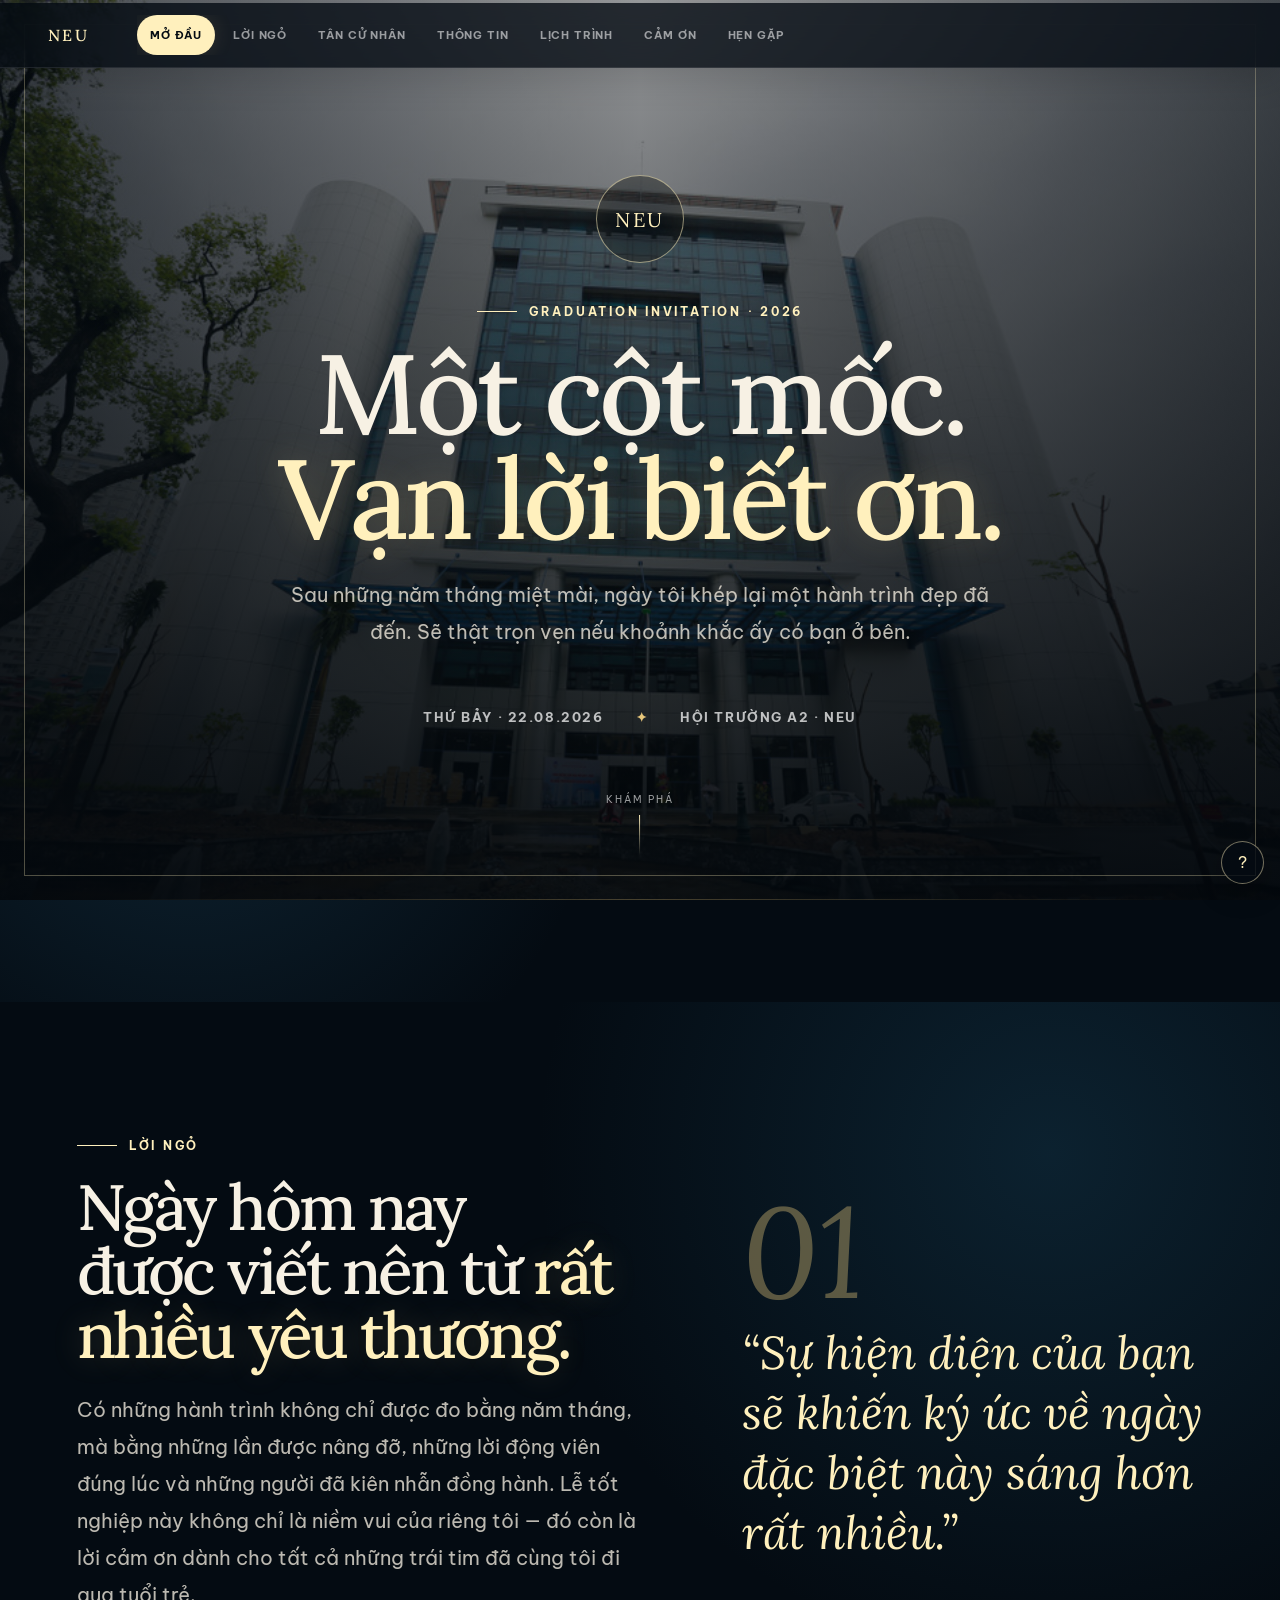
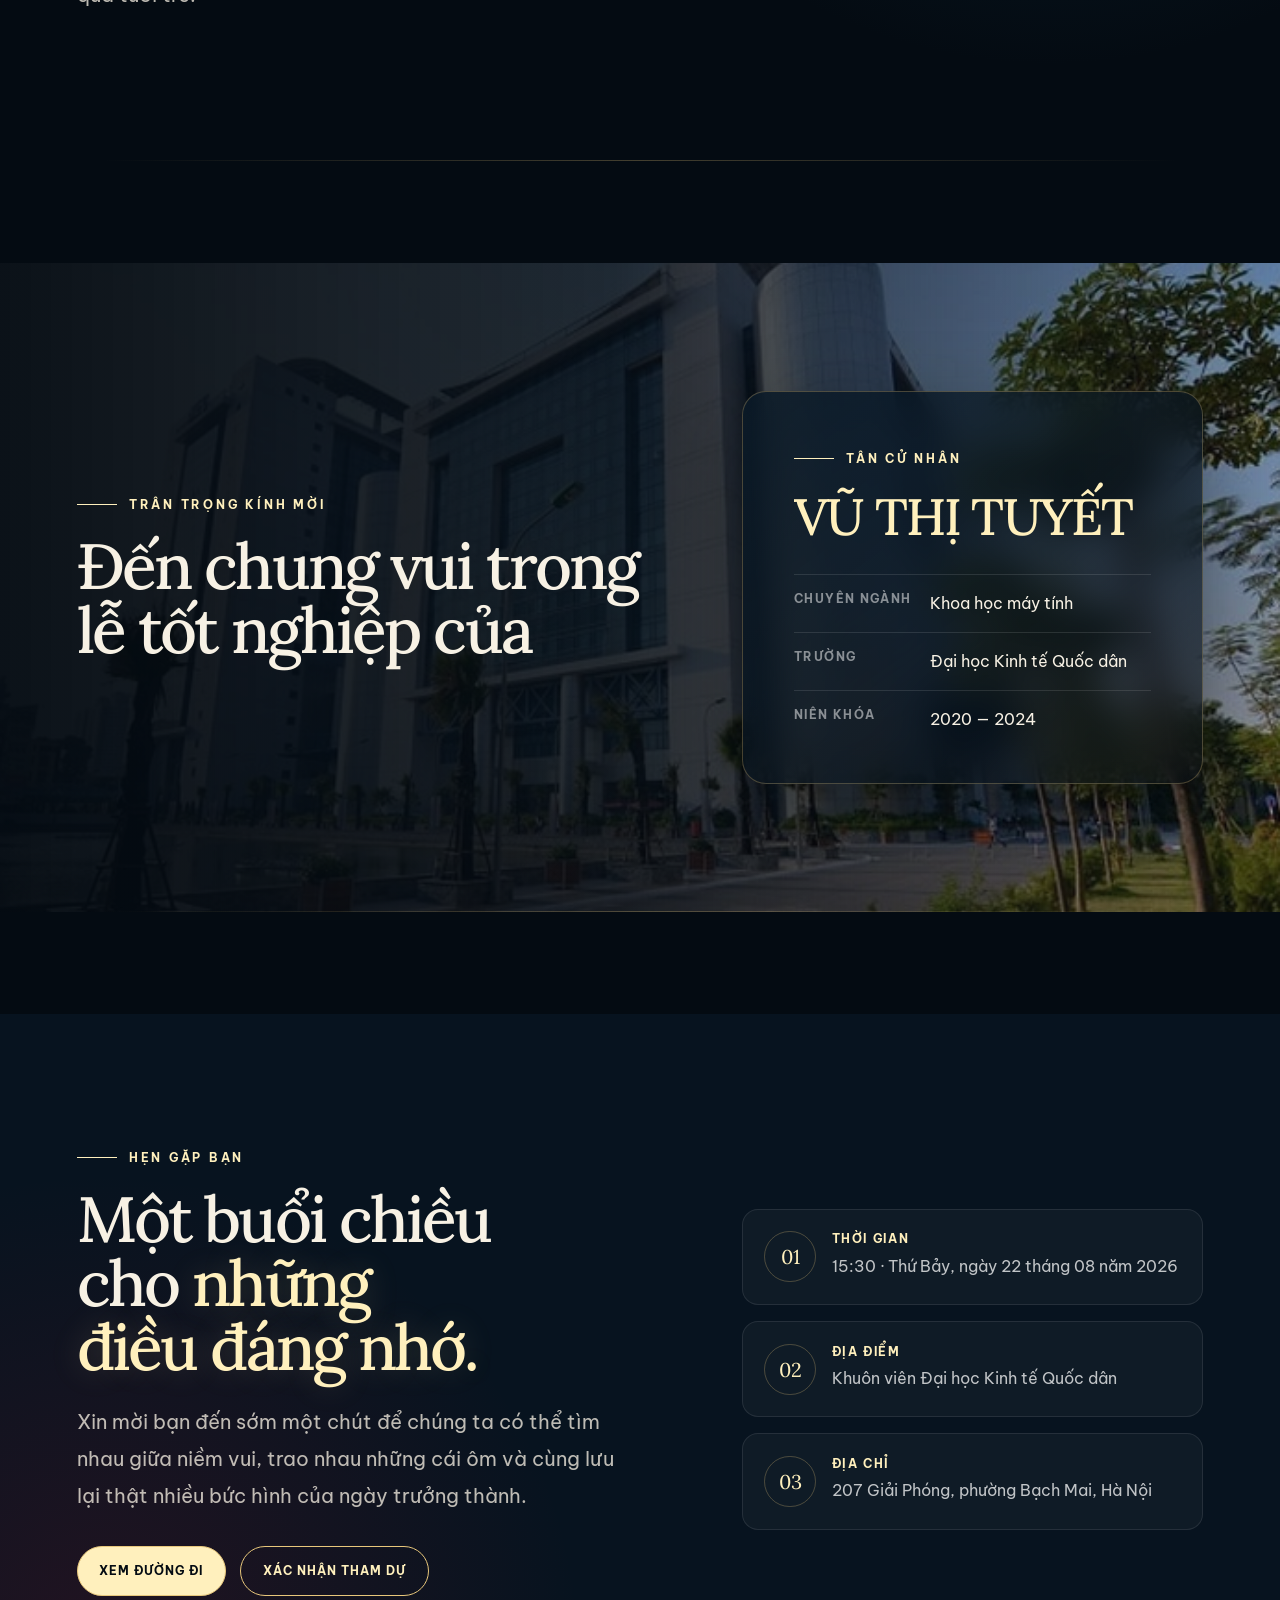
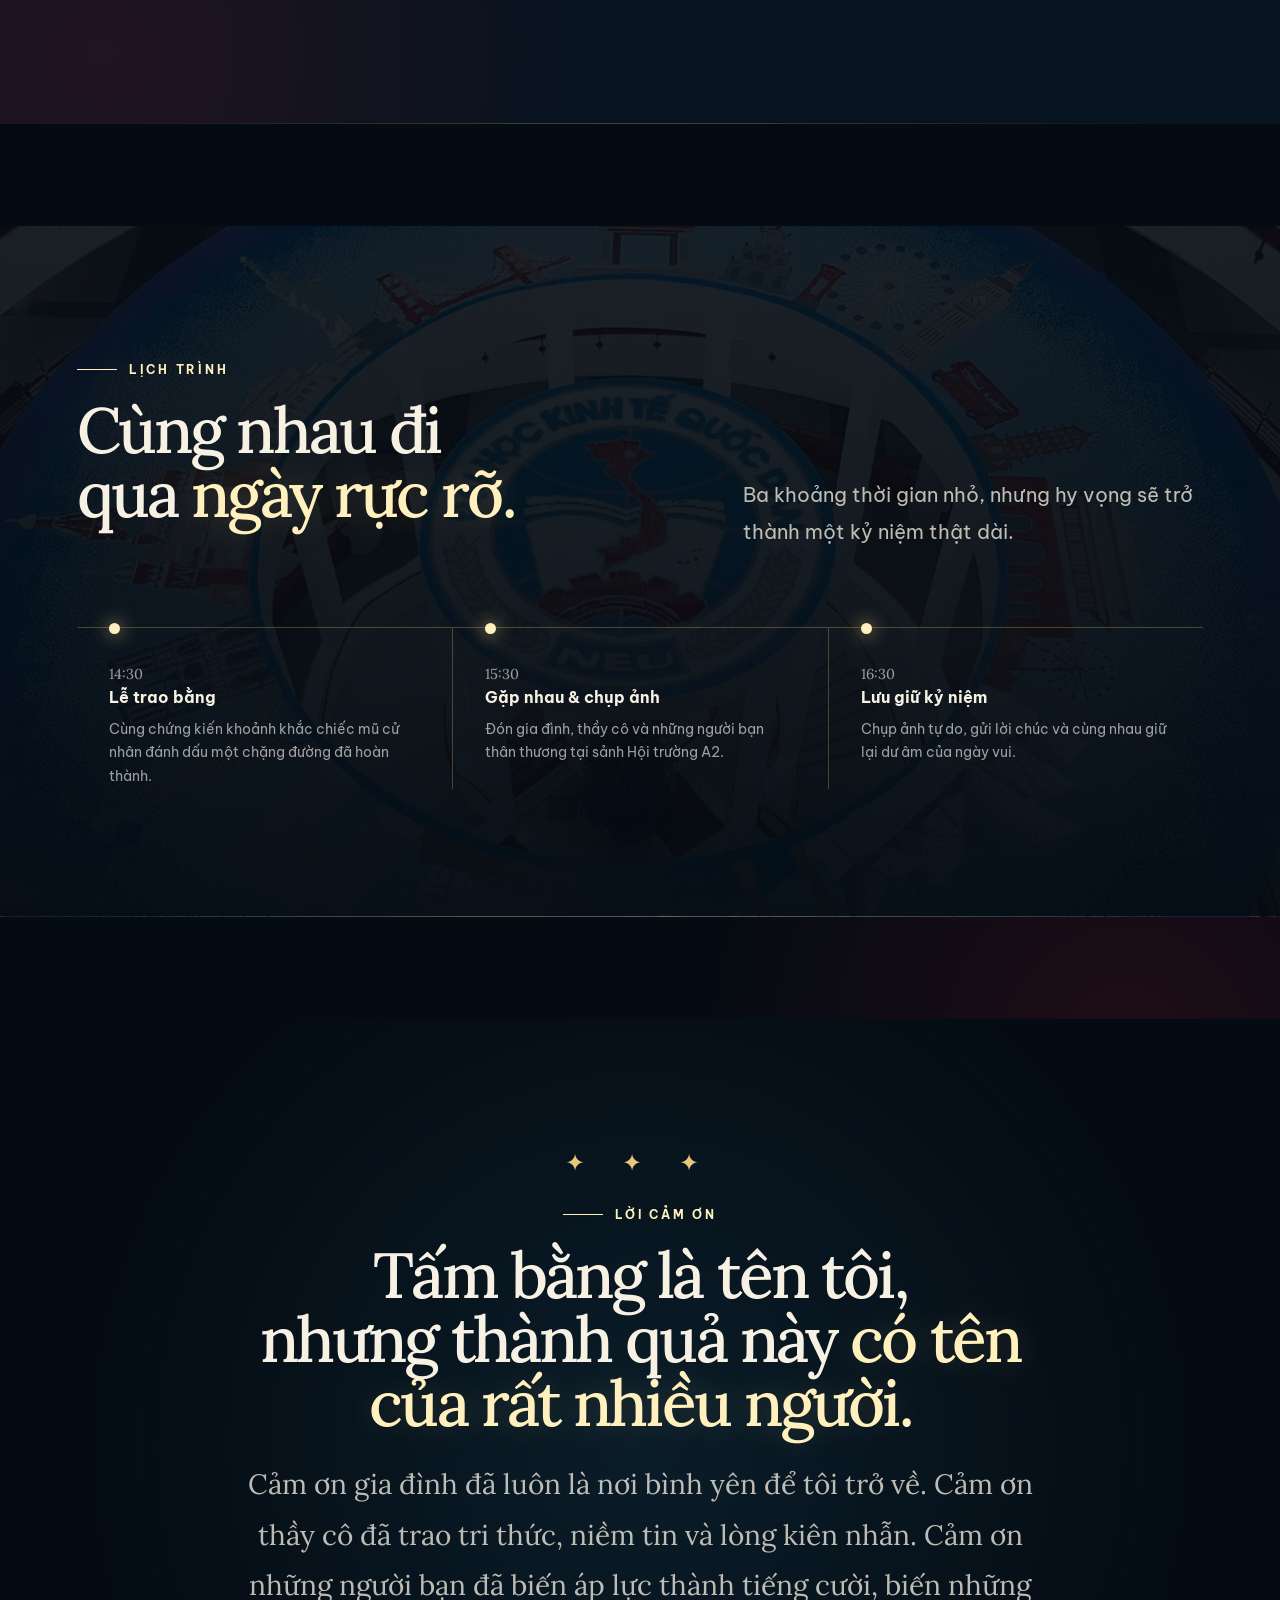
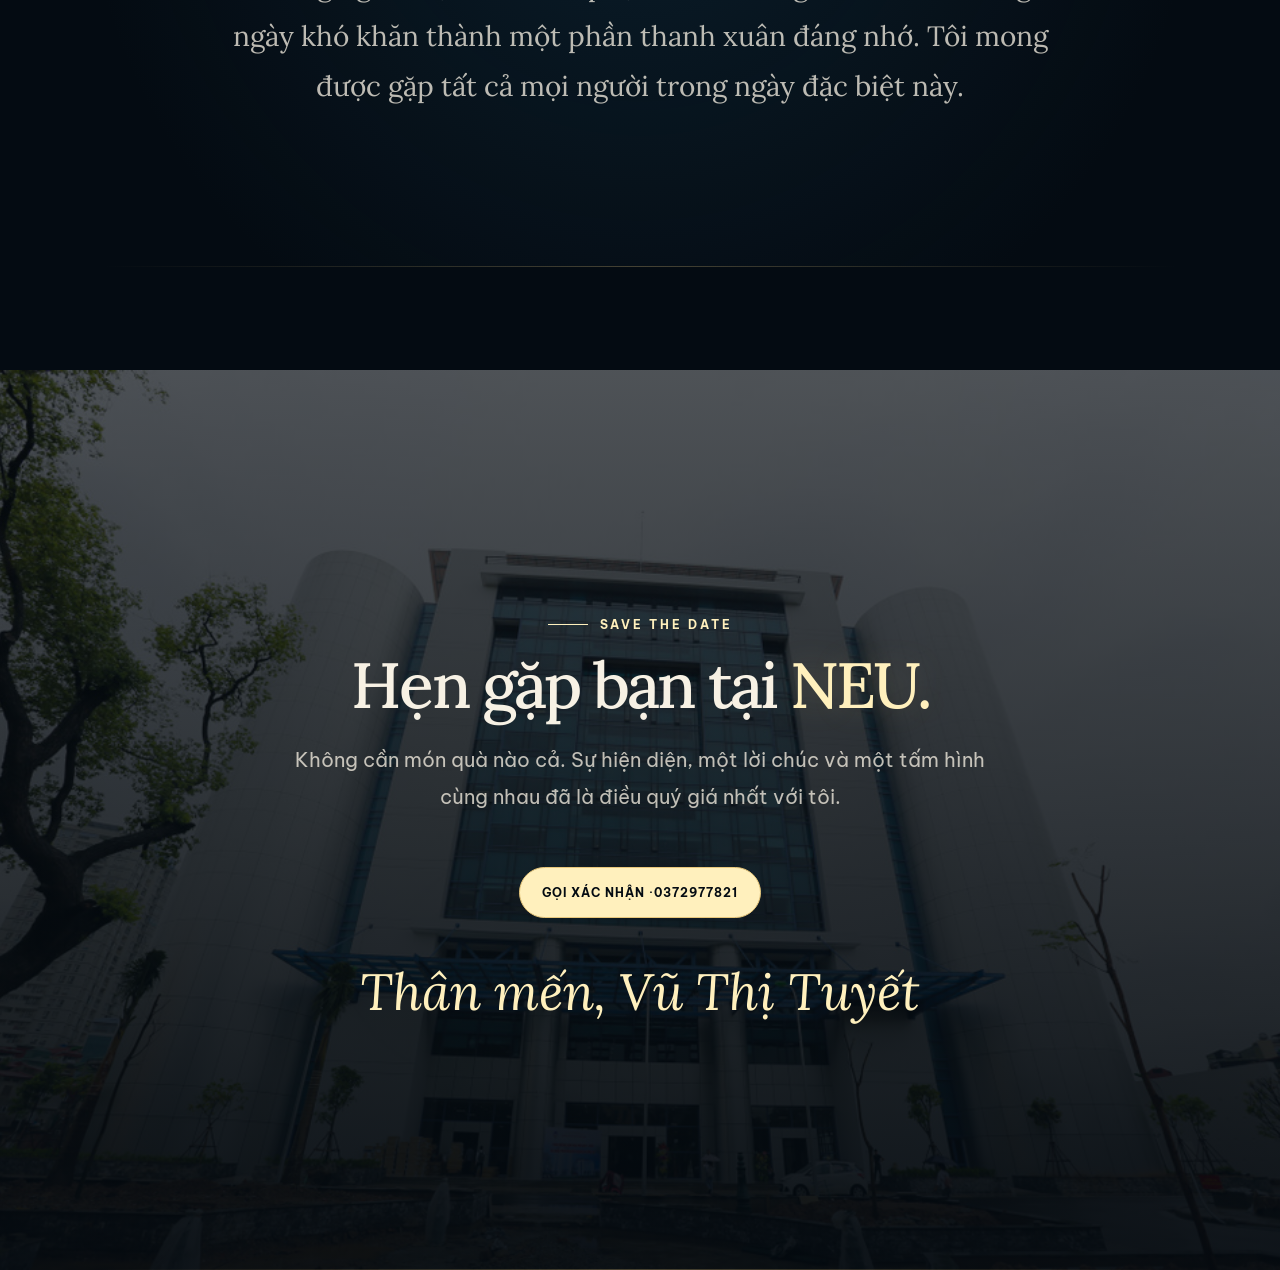
<file: thiep-moi-tot-nghiep-neu/vu-thi-tuyet.html>
<!doctype html>
<html lang="vi">
  <head>
    <meta charset="UTF-8" />
    <meta name="viewport" content="width=device-width, initial-scale=1.0" />
    <meta
      name="description"
      content="Thư mời dự lễ tốt nghiệp tại Đại học Kinh tế Quốc dân"
    />
    <meta name="theme-color" content="#07131f" />
    <title>Thư mời tốt nghiệp · Vũ Thị Tuyết | NEU</title>

    <style>
      @font-face {
        font-family: "Be Vietnam Pro";
        src: url("assets/fonts/be-vietnam-pro-400.ttf") format("truetype");
        font-style: normal;
        font-weight: 400;
        font-display: swap;
      }

      @font-face {
        font-family: "Be Vietnam Pro";
        src: url("assets/fonts/be-vietnam-pro-700.ttf") format("truetype");
        font-style: normal;
        font-weight: 700;
        font-display: swap;
      }

      @font-face {
        font-family: "Lora";
        src: url("assets/fonts/lora-400.ttf") format("truetype");
        font-style: normal;
        font-weight: 400;
        font-display: swap;
      }

      @font-face {
        font-family: "Lora";
        src: url("assets/fonts/lora-500.ttf") format("truetype");
        font-style: normal;
        font-weight: 500;
        font-display: swap;
      }

      @font-face {
        font-family: "Lora";
        src: url("assets/fonts/lora-italic-400.ttf") format("truetype");
        font-style: italic;
        font-weight: 400;
        font-display: swap;
      }

      :root {
        --navy-950: #040b12;
        --navy-900: #07131f;
        --navy-800: #0b2033;
        --paper: #f7f1e4;
        --paper-soft: rgba(247, 241, 228, 0.76);
        --gold: #e8c77b;
        --gold-light: #fff0bd;
        --red: #a5152c;
        --line: rgba(232, 199, 123, 0.28);
        --glass: rgba(5, 15, 25, 0.68);
        --shadow: 0 28px 80px rgba(0, 0, 0, 0.34);
        --serif: "Lora", Georgia, "Times New Roman", serif;
        --sans:
          "Be Vietnam Pro", ui-sans-serif, -apple-system, BlinkMacSystemFont,
          "Segoe UI", sans-serif;
      }

      *,
      *::before,
      *::after {
        box-sizing: border-box;
      }

      html {
        scroll-behavior: smooth;
        background: var(--navy-950);
      }

      body {
        margin: 0;
        color: var(--paper);
        background:
          radial-gradient(
            circle at 15% 12%,
            rgba(38, 94, 126, 0.3),
            transparent 26rem
          ),
          radial-gradient(
            circle at 88% 70%,
            rgba(165, 21, 44, 0.17),
            transparent 28rem
          ),
          var(--navy-950);
        font-family: var(--sans);
        overflow-x: hidden;
      }

      a {
        color: inherit;
      }

      button,
      a {
        -webkit-tap-highlight-color: transparent;
      }

      .skip-link {
        position: fixed;
        top: 1rem;
        left: 1rem;
        z-index: 100;
        padding: 0.75rem 1rem;
        color: var(--navy-950);
        background: var(--gold-light);
        border-radius: 0.5rem;
        transform: translateY(-180%);
        transition: transform 180ms ease;
      }

      .skip-link:focus {
        transform: translateY(0);
      }

      .progress {
        position: fixed;
        inset: 0 0 auto;
        z-index: 50;
        height: 3px;
        background: rgba(255, 255, 255, 0.06);
      }

      .progress__bar {
        display: block;
        width: 0;
        height: 100%;
        background: linear-gradient(90deg, var(--red), var(--gold-light));
        box-shadow: 0 0 18px var(--gold);
      }

      .site-nav {
        position: fixed;
        inset: 3px 0 auto;
        z-index: 45;
        border-bottom: 1px solid rgba(255, 255, 255, 0.09);
        background: rgba(4, 11, 18, 0.78);
        box-shadow: 0 10px 35px rgba(0, 0, 0, 0.16);
        backdrop-filter: blur(18px) saturate(130%);
      }

      .site-nav__inner {
        display: flex;
        align-items: center;
        width: min(1280px, 100%);
        min-height: 4rem;
        margin-inline: auto;
        padding-inline: clamp(1rem, 4vw, 3rem);
      }

      .site-nav__brand {
        flex: 0 0 auto;
        margin-right: clamp(1rem, 4vw, 3rem);
        color: var(--gold-light);
        font-family: var(--serif);
        font-size: 1rem;
        font-weight: 500;
        letter-spacing: 0.15em;
        text-decoration: none;
      }

      .site-nav__links {
        display: flex;
        flex: 1;
        align-items: center;
        gap: 0.35rem;
        margin: 0;
        padding: 0;
        overflow-x: auto;
        scrollbar-width: none;
        list-style: none;
      }

      .site-nav__links::-webkit-scrollbar {
        display: none;
      }

      .site-nav__link {
        position: relative;
        display: inline-flex;
        align-items: center;
        min-height: 2.5rem;
        padding: 0.65rem 0.8rem;
        border-radius: 999px;
        color: rgba(255, 255, 255, 0.56);
        font-size: 0.66rem;
        font-weight: 700;
        letter-spacing: 0.08em;
        text-decoration: none;
        text-transform: uppercase;
        white-space: nowrap;
        transition:
          color 180ms ease,
          background 180ms ease;
      }

      .site-nav__link:hover,
      .site-nav__link:focus-visible {
        color: var(--paper);
        background: rgba(255, 255, 255, 0.06);
      }

      .site-nav__link.is-active {
        color: var(--navy-950);
        background: var(--gold-light);
        box-shadow: 0 0 20px rgba(232, 199, 123, 0.14);
      }

      .section {
        position: relative;
        isolation: isolate;
        min-height: 68svh;
        display: grid;
        align-items: center;
        padding: clamp(5rem, 10vw, 9rem) clamp(1.25rem, 6vw, 6rem);
        overflow: hidden;
        scroll-margin-top: 4rem;
      }

      .section + .section {
        margin-top: clamp(2rem, 8vw, 8rem);
      }

      .section::after {
        content: "";
        position: absolute;
        inset: auto 8vw 0;
        height: 1px;
        background: linear-gradient(
          90deg,
          transparent,
          var(--line),
          transparent
        );
      }

      .section__inner {
        width: min(1160px, 100%);
        margin-inline: auto;
      }

      .eyebrow {
        display: inline-flex;
        align-items: center;
        gap: 0.75rem;
        margin: 0 0 1.25rem;
        color: var(--gold-light);
        font-size: 0.72rem;
        font-weight: 750;
        letter-spacing: 0.24em;
        line-height: 1.5;
        text-transform: uppercase;
      }

      .eyebrow::before {
        content: "";
        width: 2.5rem;
        height: 1px;
        background: currentColor;
      }

      h1,
      h2,
      h3,
      p {
        margin-top: 0;
      }

      h1,
      h2,
      .quote {
        font-family: var(--serif);
      }

      h1 {
        max-width: 900px;
        margin-bottom: 1.5rem;
        font-size: clamp(3rem, 8.8vw, 8.5rem);
        font-weight: 500;
        letter-spacing: -0.035em;
        line-height: 0.94;
        text-wrap: balance;
      }

      h2 {
        max-width: 780px;
        margin-bottom: 1.5rem;
        font-size: clamp(2.4rem, 5vw, 5.8rem);
        font-weight: 500;
        letter-spacing: -0.045em;
        line-height: 1;
        text-wrap: balance;
      }

      .lead {
        max-width: 700px;
        color: var(--paper-soft);
        font-size: clamp(1rem, 1.6vw, 1.25rem);
        line-height: 1.85;
      }

      .gold {
        color: var(--gold-light);
        text-shadow: 0 0 32px rgba(255, 225, 151, 0.18);
      }

      .hero {
        min-height: 100svh;
        text-align: center;
        background-image:
          linear-gradient(180deg, rgba(2, 7, 12, 0.42), rgba(2, 7, 12, 0.94)),
          linear-gradient(
            90deg,
            rgba(5, 14, 23, 0.6),
            transparent 50%,
            rgba(5, 14, 23, 0.6)
          ),
          url("assets/neu-a2-entrance.jpg");
        background-position: center;
        background-size: cover;
      }

      .hero::before {
        content: "";
        position: absolute;
        inset: 1.5rem;
        z-index: -1;
        border: 1px solid rgba(255, 240, 189, 0.3);
        pointer-events: none;
      }

      .hero__inner {
        display: grid;
        justify-items: center;
      }

      .hero__mark {
        display: grid;
        place-items: center;
        width: 5.5rem;
        aspect-ratio: 1;
        margin-bottom: 2.5rem;
        border: 1px solid rgba(255, 240, 189, 0.55);
        border-radius: 50%;
        color: var(--gold-light);
        background: rgba(4, 11, 18, 0.42);
        box-shadow: inset 0 0 32px rgba(232, 199, 123, 0.09);
        font-family: var(--serif);
        font-size: 1.25rem;
        letter-spacing: 0.14em;
      }

      .hero .lead {
        margin-inline: auto;
      }

      .hero__meta {
        display: flex;
        flex-wrap: wrap;
        justify-content: center;
        gap: 0.7rem 2rem;
        margin: 2.4rem 0 0;
        color: rgba(255, 255, 255, 0.72);
        font-size: 0.82rem;
        font-weight: 700;
        letter-spacing: 0.12em;
        text-transform: uppercase;
      }

      .hero__meta span + span::before {
        content: "✦";
        margin-right: 2rem;
        color: var(--gold);
      }

      .scroll-cue {
        position: absolute;
        bottom: 2.8rem;
        left: 50%;
        display: grid;
        justify-items: center;
        gap: 0.55rem;
        color: rgba(255, 255, 255, 0.6);
        font-size: 0.62rem;
        letter-spacing: 0.2em;
        text-decoration: none;
        text-transform: uppercase;
        transform: translateX(-50%);
      }

      .scroll-cue::after {
        content: "";
        width: 1px;
        height: 2.5rem;
        background: linear-gradient(var(--gold-light), transparent);
        animation: breathe 1.8s ease-in-out infinite;
      }

      .story {
        background:
          radial-gradient(
            circle at 82% 20%,
            rgba(26, 75, 102, 0.35),
            transparent 32rem
          ),
          var(--navy-950);
      }

      .story__grid,
      .graduate__grid,
      .details__grid {
        display: grid;
        grid-template-columns: minmax(0, 1fr) minmax(320px, 0.82fr);
        gap: clamp(3rem, 8vw, 8rem);
        align-items: center;
      }

      .quote {
        margin: 0;
        color: var(--gold-light);
        font-size: clamp(1.8rem, 3.6vw, 3.5rem);
        font-style: italic;
        line-height: 1.3;
      }

      .chapter-no {
        display: block;
        margin-bottom: 1.25rem;
        color: rgba(232, 199, 123, 0.38);
        font-family: var(--serif);
        font-size: clamp(4rem, 10vw, 8rem);
        line-height: 0.8;
      }

      .graduate {
        background-image:
          linear-gradient(
            90deg,
            rgba(3, 10, 17, 0.97) 0%,
            rgba(3, 10, 17, 0.85) 48%,
            rgba(3, 10, 17, 0.36)
          ),
          url("assets/neu-a2-campus.png");
        background-position: center;
        background-size: cover;
      }

      .graduate__card {
        padding: clamp(1.6rem, 4vw, 3.2rem);
        border: 1px solid var(--line);
        border-radius: 1.5rem;
        background: linear-gradient(
          145deg,
          rgba(9, 25, 39, 0.84),
          rgba(4, 11, 18, 0.56)
        );
        box-shadow: var(--shadow);
        backdrop-filter: blur(18px);
      }

      .graduate__name {
        margin: 0.25rem 0 1.25rem;
        color: var(--gold-light);
        font-family: var(--serif);
        font-size: clamp(2.3rem, 4vw, 4.7rem);
        font-weight: 500;
        letter-spacing: -0.035em;
        line-height: 1;
        text-transform: uppercase;
      }

      .graduate__facts {
        display: grid;
        gap: 1rem;
        margin: 2rem 0 0;
      }

      .fact {
        display: grid;
        grid-template-columns: 7.5rem 1fr;
        gap: 1rem;
        padding-top: 1rem;
        border-top: 1px solid rgba(255, 255, 255, 0.11);
      }

      .fact dt {
        color: rgba(255, 255, 255, 0.5);
        font-size: 0.72rem;
        font-weight: 750;
        letter-spacing: 0.12em;
        text-transform: uppercase;
      }

      .fact dd {
        margin: 0;
        color: var(--paper);
        line-height: 1.55;
      }

      .details {
        background:
          radial-gradient(
            circle at 8% 90%,
            rgba(165, 21, 44, 0.17),
            transparent 30rem
          ),
          var(--navy-900);
      }

      .details__list {
        display: grid;
        gap: 1rem;
      }

      .detail-card {
        display: grid;
        grid-template-columns: 3.2rem 1fr;
        gap: 1rem;
        padding: 1.35rem;
        border: 1px solid rgba(255, 255, 255, 0.09);
        border-radius: 1rem;
        background: rgba(255, 255, 255, 0.035);
      }

      .detail-card__icon {
        display: grid;
        place-items: center;
        width: 3.2rem;
        height: 3.2rem;
        border: 1px solid var(--line);
        border-radius: 50%;
        color: var(--gold-light);
        font-family: var(--serif);
        font-size: 1.25rem;
      }

      .detail-card h3 {
        margin-bottom: 0.4rem;
        color: var(--gold-light);
        font-size: 0.72rem;
        letter-spacing: 0.14em;
        text-transform: uppercase;
      }

      .detail-card p {
        margin-bottom: 0;
        color: rgba(255, 255, 255, 0.74);
        line-height: 1.65;
      }

      .button-row {
        display: flex;
        flex-wrap: wrap;
        gap: 0.9rem;
        margin-top: 2rem;
      }

      .button {
        display: inline-flex;
        align-items: center;
        justify-content: center;
        min-height: 3.15rem;
        padding: 0.85rem 1.35rem;
        border: 1px solid var(--gold);
        border-radius: 999px;
        color: var(--navy-950);
        background: var(--gold-light);
        font-size: 0.78rem;
        font-weight: 800;
        letter-spacing: 0.08em;
        text-decoration: none;
        text-transform: uppercase;
        transition:
          transform 180ms ease,
          box-shadow 180ms ease;
      }

      .button--ghost {
        color: var(--gold-light);
        background: transparent;
      }

      .button:hover,
      .button:focus-visible {
        transform: translateY(-2px);
        box-shadow: 0 10px 28px rgba(232, 199, 123, 0.18);
      }

      .timeline {
        background-image:
          linear-gradient(180deg, rgba(3, 10, 17, 0.89), rgba(3, 10, 17, 0.97)),
          url("assets/neu-a2-architecture.webp");
        background-position: center;
        background-size: cover;
      }

      .timeline__head {
        display: flex;
        justify-content: space-between;
        gap: 2rem;
        align-items: end;
        margin-bottom: clamp(2.5rem, 6vw, 5rem);
      }

      .timeline__head .lead {
        max-width: 460px;
        margin-bottom: 0;
      }

      .timeline__list {
        display: grid;
        grid-template-columns: repeat(3, 1fr);
        border-top: 1px solid var(--line);
      }

      .timeline__item {
        position: relative;
        padding: 2.2rem 2rem 0;
      }

      .timeline__item + .timeline__item {
        border-left: 1px solid var(--line);
      }

      .timeline__item::before {
        content: "";
        position: absolute;
        top: -0.36rem;
        left: 2rem;
        width: 0.7rem;
        aspect-ratio: 1;
        border-radius: 50%;
        background: var(--gold-light);
        box-shadow: 0 0 18px var(--gold);
      }

      .timeline__time {
        margin-bottom: 0.6rem;
        color: var(--gold-light);
        font-family: var(--serif);
        font-size: 1.9rem;
      }

      .timeline__item h3 {
        margin-bottom: 0.65rem;
        font-size: 1rem;
      }

      .timeline__item p {
        margin-bottom: 0;
        color: rgba(255, 255, 255, 0.6);
        font-size: 0.9rem;
        line-height: 1.65;
      }

      .gratitude {
        min-height: 82svh;
        text-align: center;
        background:
          radial-gradient(
            circle at 50% 50%,
            rgba(30, 80, 108, 0.26),
            transparent 35rem
          ),
          var(--navy-950);
      }

      .gratitude .section__inner {
        display: grid;
        justify-items: center;
      }

      .gratitude__ornament {
        margin-bottom: 1.8rem;
        color: var(--gold);
        font-size: 1.5rem;
        letter-spacing: 0.65em;
      }

      .gratitude .lead {
        max-width: 820px;
        font-family: var(--serif);
        font-size: clamp(1.25rem, 2.2vw, 1.75rem);
        line-height: 1.8;
      }

      .closing {
        min-height: 100svh;
        text-align: center;
        background-image:
          linear-gradient(180deg, rgba(3, 9, 15, 0.7), rgba(3, 9, 15, 0.94)),
          url("assets/neu-a2-entrance.jpg");
        background-position: center;
        background-size: cover;
      }

      .closing .section__inner {
        display: grid;
        justify-items: center;
      }

      .signature {
        margin: 2.5rem 0 0;
        color: var(--gold-light);
        font-family: var(--serif);
        font-size: clamp(2rem, 4vw, 3.6rem);
        font-style: italic;
      }

      .helper {
        position: fixed;
        right: 1rem;
        bottom: 1rem;
        z-index: 30;
      }

      .helper summary {
        display: grid;
        place-items: center;
        width: 2.7rem;
        aspect-ratio: 1;
        border: 1px solid rgba(255, 240, 189, 0.45);
        border-radius: 50%;
        color: var(--gold-light);
        background: rgba(4, 11, 18, 0.8);
        box-shadow: 0 8px 28px rgba(0, 0, 0, 0.3);
        cursor: pointer;
        list-style: none;
      }

      .helper summary::-webkit-details-marker {
        display: none;
      }

      .helper__panel {
        position: absolute;
        right: 0;
        bottom: 3.3rem;
        width: min(22rem, calc(100vw - 2rem));
        padding: 1.2rem;
        border: 1px solid var(--line);
        border-radius: 1rem;
        color: rgba(255, 255, 255, 0.75);
        background: rgba(4, 11, 18, 0.96);
        box-shadow: var(--shadow);
        font-size: 0.82rem;
        line-height: 1.65;
      }

      .helper__panel strong {
        color: var(--gold-light);
      }

      .helper__panel p:last-child {
        margin-bottom: 0;
      }

      .reveal {
        opacity: 0;
        transform: translateY(2rem);
        transition:
          opacity 800ms ease,
          transform 800ms cubic-bezier(0.2, 0.7, 0.2, 1);
      }

      .reveal.is-visible {
        opacity: 1;
        transform: translateY(0);
      }

      @keyframes breathe {
        0%,
        100% {
          opacity: 0.35;
          transform: scaleY(0.75);
          transform-origin: top;
        }
        50% {
          opacity: 1;
          transform: scaleY(1);
        }
      }

      @media (max-width: 840px) {
        .site-nav__inner {
          min-height: 3.7rem;
          padding-inline: 0.8rem;
        }

        .site-nav__brand {
          margin-right: 0.45rem;
          font-size: 0.82rem;
        }

        .site-nav__link {
          min-height: 2.35rem;
          padding-inline: 0.68rem;
          font-size: 0.61rem;
        }

        .story__grid,
        .graduate__grid,
        .details__grid {
          grid-template-columns: 1fr;
        }

        .graduate {
          background-image:
            linear-gradient(
              180deg,
              rgba(3, 10, 17, 0.72),
              rgba(3, 10, 17, 0.98)
            ),
            url("assets/neu-a2-campus.png");
          background-position: 62% center;
        }

        .timeline__head {
          display: block;
        }

        .timeline__list {
          grid-template-columns: 1fr;
          border-top: 0;
          border-left: 1px solid var(--line);
        }

        .timeline__item {
          padding: 0 0 2.5rem 2rem;
        }

        .timeline__item + .timeline__item {
          border-left: 0;
        }

        .timeline__item::before {
          top: 0.45rem;
          left: -0.36rem;
        }

        .hero__meta span + span::before {
          content: none;
        }

        .hero__meta {
          display: grid;
        }
      }

      @media (max-width: 520px) {
        .section {
          padding-inline: 1.25rem;
        }

        .hero::before {
          inset: 0.75rem;
        }

        .fact {
          grid-template-columns: 1fr;
          gap: 0.35rem;
        }

        .button-row {
          display: grid;
        }

        .button {
          width: 100%;
        }
      }

      @media (prefers-reduced-motion: reduce) {
        html {
          scroll-behavior: auto;
        }

        *,
        *::before,
        *::after {
          animation-duration: 0.01ms !important;
          animation-iteration-count: 1 !important;
          transition-duration: 0.01ms !important;
        }

        .reveal {
          opacity: 1;
          transform: none;
        }
      }
    </style>
  </head>

  <body>
    <a class="skip-link" href="#noi-dung">Chuyển đến nội dung chính</a>
    <div class="progress" aria-hidden="true">
      <span class="progress__bar"></span>
    </div>

    <nav class="site-nav" aria-label="Mục lục thiệp">
      <div class="site-nav__inner">
        <a class="site-nav__brand" href="#mo-dau" aria-label="Về đầu thiệp"
          >NEU</a
        >
        <ul class="site-nav__links">
          <li>
            <a
              class="site-nav__link is-active"
              href="#mo-dau"
              aria-current="true"
              >Mở đầu</a
            >
          </li>
          <li><a class="site-nav__link" href="#cau-chuyen">Lời ngỏ</a></li>
          <li><a class="site-nav__link" href="#tan-cu-nhan">Tân cử nhân</a></li>
          <li><a class="site-nav__link" href="#thong-tin">Thông tin</a></li>
          <li><a class="site-nav__link" href="#lich-trinh">Lịch trình</a></li>
          <li><a class="site-nav__link" href="#cam-on">Cảm ơn</a></li>
          <li><a class="site-nav__link" href="#hen-gap">Hẹn gặp</a></li>
        </ul>
      </div>
    </nav>

    <main id="noi-dung">
      <section class="section hero" id="mo-dau" aria-labelledby="hero-title">
        <div class="section__inner hero__inner reveal">
          <div class="hero__mark" aria-label="Đại học Kinh tế Quốc dân">
            NEU
          </div>
          <p class="eyebrow">Graduation invitation · 2026</p>
          <h1 id="hero-title">
            Một cột mốc.<br /><span class="gold">Vạn lời biết ơn.</span>
          </h1>
          <p class="lead">
            Sau những năm tháng miệt mài, ngày tôi khép lại một hành trình đẹp
            đã đến. Sẽ thật trọn vẹn nếu khoảnh khắc ấy có bạn ở bên.
          </p>
          <div class="hero__meta" aria-label="Thông tin chính">
            <span data-field="date">Thứ Bảy · 22.08.2026</span>
            <span data-field="venue-short">Hội trường A2 · NEU</span>
          </div>
        </div>
        <a class="scroll-cue" href="#cau-chuyen">Khám phá</a>
      </section>

      <section
        class="section story"
        id="cau-chuyen"
        aria-labelledby="story-title"
      >
        <div class="section__inner story__grid">
          <div class="reveal">
            <p class="eyebrow">Lời ngỏ</p>
            <h2 id="story-title">
              Ngày hôm nay được viết nên từ
              <span class="gold">rất nhiều yêu thương.</span>
            </h2>
            <p class="lead">
              Có những hành trình không chỉ được đo bằng năm tháng, mà bằng
              những lần được nâng đỡ, những lời động viên đúng lúc và những
              người đã kiên nhẫn đồng hành. Lễ tốt nghiệp này không chỉ là niềm
              vui của riêng tôi — đó còn là lời cảm ơn dành cho tất cả những
              trái tim đã cùng tôi đi qua tuổi trẻ.
            </p>
          </div>
          <blockquote class="quote reveal">
            <span class="chapter-no">01</span>
            “Sự hiện diện của bạn sẽ khiến ký ức về ngày đặc biệt này sáng hơn
            rất nhiều.”
          </blockquote>
        </div>
      </section>

      <section
        class="section graduate"
        id="tan-cu-nhan"
        aria-labelledby="graduate-title"
      >
        <div class="section__inner graduate__grid">
          <div class="reveal">
            <p class="eyebrow">Trân trọng kính mời</p>
            <h2 id="graduate-title">Đến chung vui trong lễ tốt nghiệp của</h2>
          </div>
          <article
            class="graduate__card reveal"
            aria-label="Thông tin tân cử nhân"
          >
            <p class="eyebrow">Tân cử nhân</p>
            <p class="graduate__name" data-field="name">Vũ Thị Tuyết</p>
            <dl class="graduate__facts">
              <div class="fact">
                <dt>Chuyên ngành</dt>
                <dd data-field="major">Khoa học máy tính</dd>
              </div>
              <div class="fact">
                <dt>Trường</dt>
                <dd data-field="school">Đại học Kinh tế Quốc dân</dd>
              </div>
              <div class="fact">
                <dt>Niên khóa</dt>
                <dd data-field="class-year">2020 — 2024</dd>
              </div>
            </dl>
          </article>
        </div>
      </section>

      <section
        class="section details"
        id="thong-tin"
        aria-labelledby="details-title"
      >
        <div class="section__inner details__grid">
          <div class="reveal">
            <p class="eyebrow">Hẹn gặp bạn</p>
            <h2 id="details-title">
              Một buổi chiều cho <span class="gold">những điều đáng nhớ.</span>
            </h2>
            <p class="lead">
              Xin mời bạn đến sớm một chút để chúng ta có thể tìm nhau giữa niềm
              vui, trao nhau những cái ôm và cùng lưu lại thật nhiều bức hình
              của ngày trưởng thành.
            </p>
            <div class="button-row">
              <a
                class="button"
                data-link="map"
                href="https://maps.app.goo.gl/sJkxq9hN4T8QKiDv9"
                target="_blank"
                rel="noreferrer"
                >Xem đường đi</a
              >
              <a
                class="button button--ghost"
                data-link="phone"
                href="tel:0372977821"
                >Xác nhận tham dự</a
              >
            </div>
          </div>

          <div class="details__list reveal">
            <article class="detail-card">
              <span class="detail-card__icon" aria-hidden="true">01</span>
              <div>
                <h3>Thời gian</h3>
                <p>
                  <span data-field="time">15:30</span> ·
                  <span data-field="date-long"
                    >Thứ Bảy, ngày 22 tháng 08 năm 2026</span
                  >
                </p>
              </div>
            </article>
            <article class="detail-card">
              <span class="detail-card__icon" aria-hidden="true">02</span>
              <div>
                <h3>Địa điểm</h3>
                <p data-field="venue">Khuôn viên Đại học Kinh tế Quốc dân</p>
              </div>
            </article>
            <article class="detail-card">
              <span class="detail-card__icon" aria-hidden="true">03</span>
              <div>
                <h3>Địa chỉ</h3>
                <p data-field="address">
                  207 Giải Phóng, phường Bạch Mai, Hà Nội
                </p>
              </div>
            </article>
          </div>
        </div>
      </section>

      <section
        class="section timeline"
        id="lich-trinh"
        aria-labelledby="timeline-title"
      >
        <div class="section__inner">
          <div class="timeline__head reveal">
            <div>
              <p class="eyebrow">Lịch trình</p>
              <h2 id="timeline-title">
                Cùng nhau đi qua <span class="gold">ngày rực rỡ.</span>
              </h2>
            </div>
            <p class="lead">
              Ba khoảng thời gian nhỏ, nhưng hy vọng sẽ trở thành một kỷ niệm
              thật dài.
            </p>
          </div>
          <div class="timeline__list reveal">
            <article class="timeline__item">
              <p class="timeline__time">14:30</p>
              <h3>Lễ trao bằng</h3>
              <p>
                Cùng chứng kiến khoảnh khắc chiếc mũ cử nhân đánh dấu một chặng
                đường đã hoàn thành.
              </p>
            </article>
            <article class="timeline__item">
              <p class="timeline__time">15:30</p>
              <h3>Gặp nhau & chụp ảnh</h3>
              <p>
                Đón gia đình, thầy cô và những người bạn thân thương tại sảnh
                Hội trường A2.
              </p>
            </article>
            <article class="timeline__item">
              <p class="timeline__time">16:30</p>
              <h3>Lưu giữ kỷ niệm</h3>
              <p>
                Chụp ảnh tự do, gửi lời chúc và cùng nhau giữ lại dư âm của ngày
                vui.
              </p>
            </article>
          </div>
        </div>
      </section>

      <section
        class="section gratitude"
        id="cam-on"
        aria-labelledby="gratitude-title"
      >
        <div class="section__inner reveal">
          <div class="gratitude__ornament" aria-hidden="true">✦ ✦ ✦</div>
          <p class="eyebrow">Lời cảm ơn</p>
          <h2 id="gratitude-title">
            Tấm bằng là tên tôi,<br />nhưng thành quả này
            <span class="gold">có tên của rất nhiều người.</span>
          </h2>
          <p class="lead">
            Cảm ơn gia đình đã luôn là nơi bình yên để tôi trở về. Cảm ơn thầy
            cô đã trao tri thức, niềm tin và lòng kiên nhẫn. Cảm ơn những người
            bạn đã biến áp lực thành tiếng cười, biến những ngày khó khăn thành
            một phần thanh xuân đáng nhớ. Tôi mong được gặp tất cả mọi người
            trong ngày đặc biệt này.
          </p>
        </div>
      </section>

      <section
        class="section closing"
        id="hen-gap"
        aria-labelledby="closing-title"
      >
        <div class="section__inner reveal">
          <p class="eyebrow">Save the date</p>
          <h2 id="closing-title">
            Hẹn gặp bạn tại <span class="gold">NEU.</span>
          </h2>
          <p class="lead">
            Không cần món quà nào cả. Sự hiện diện, một lời chúc và một tấm hình
            cùng nhau đã là điều quý giá nhất với tôi.
          </p>
          <div class="button-row">
            <a class="button" data-link="phone" href="tel:0372977821"
              >Gọi xác nhận · <span data-field="phone">0372977821</span></a
            >
          </div>
          <p class="signature" data-field="signature">Thân mến, Vũ Thị Tuyết</p>
        </div>
      </section>
    </main>

    <details class="helper">
      <summary aria-label="Hướng dẫn tùy chỉnh">?</summary>
      <div class="helper__panel">
        <p><strong>Tùy chỉnh thiệp</strong></p>
        <p>
          Mở tệp HTML tương ứng bằng trình soạn thảo, tìm cụm
          <strong>INVITATION_CONFIG</strong> ở cuối tệp rồi sửa thông tin trong
          một chỗ duy nhất.
        </p>
        <p>
          Hướng dẫn đầy đủ nằm trong tệp <strong>HUONG_DAN.md</strong> đi kèm.
        </p>
      </div>
    </details>

    <script>
      // ==================== INVITATION_CONFIG ====================
      // Chỉ cần sửa các giá trị bên phải để cá nhân hóa toàn bộ thiệp.
      const INVITATION_CONFIG = {
        name: "Vũ Thị Tuyết",
        signature: "Thân mến, Vũ Thị Tuyết",
        major: "Khoa học máy tính",
        school: "Đại học Kinh tế Quốc dân",
        classYear: "2020 — 2024",
        time: "15:30",
        date: "Thứ Bảy · 22.08.2026",
        dateLong: "Thứ Bảy, ngày 22 tháng 08 năm 2026",
        venueShort: "Hội trường A2 · NEU",
        venue: "Khuôn viên Đại học Kinh tế Quốc dân",
        address: "207 Giải Phóng, phường Bạch Mai, Hà Nội",
        phone: "0372977821",
        phoneHref: "tel:0372977821",
        mapHref: "https://maps.app.goo.gl/sJkxq9hN4T8QKiDv9",
      };

      const fieldMap = {
        name: INVITATION_CONFIG.name,
        signature: INVITATION_CONFIG.signature,
        major: INVITATION_CONFIG.major,
        school: INVITATION_CONFIG.school,
        "class-year": INVITATION_CONFIG.classYear,
        time: INVITATION_CONFIG.time,
        date: INVITATION_CONFIG.date,
        "date-long": INVITATION_CONFIG.dateLong,
        "venue-short": INVITATION_CONFIG.venueShort,
        venue: INVITATION_CONFIG.venue,
        address: INVITATION_CONFIG.address,
        phone: INVITATION_CONFIG.phone,
      };

      Object.entries(fieldMap).forEach(([field, value]) => {
        document
          .querySelectorAll(`[data-field="${field}"]`)
          .forEach((element) => {
            element.textContent = value;
          });
      });

      document.querySelectorAll('[data-link="phone"]').forEach((element) => {
        element.href = INVITATION_CONFIG.phoneHref;
      });

      document.querySelectorAll('[data-link="map"]').forEach((element) => {
        element.href = INVITATION_CONFIG.mapHref;
      });

      const progressBar = document.querySelector(".progress__bar");
      const updateProgress = () => {
        const scrollable =
          document.documentElement.scrollHeight - window.innerHeight;
        const progress =
          scrollable > 0 ? (window.scrollY / scrollable) * 100 : 0;
        progressBar.style.width = `${Math.min(100, Math.max(0, progress))}%`;
      };

      window.addEventListener("scroll", updateProgress, { passive: true });
      updateProgress();

      const navLinks = Array.from(document.querySelectorAll(".site-nav__link"));
      const navSections = navLinks
        .map((link) => document.querySelector(link.getAttribute("href")))
        .filter(Boolean);

      let scrollAnimationFrame;
      const cancelScrollAnimation = () => {
        if (scrollAnimationFrame) {
          cancelAnimationFrame(scrollAnimationFrame);
          scrollAnimationFrame = null;
        }
      };

      const animateScrollTo = (target) => {
        cancelScrollAnimation();
        const navHeight = document.querySelector(".site-nav").offsetHeight;
        const startY = window.scrollY;
        const targetY = Math.max(0, target.offsetTop - navHeight - 10);
        const distance = targetY - startY;
        const duration = Math.min(
          1300,
          Math.max(700, Math.abs(distance) * 0.18),
        );
        const startTime = performance.now();

        const easeInOutCubic = (progress) =>
          progress < 0.5
            ? 4 * progress * progress * progress
            : 1 - Math.pow(-2 * progress + 2, 3) / 2;

        const step = (currentTime) => {
          const progress = Math.min(1, (currentTime - startTime) / duration);
          window.scrollTo(0, startY + distance * easeInOutCubic(progress));

          if (progress < 1) {
            scrollAnimationFrame = requestAnimationFrame(step);
          } else {
            scrollAnimationFrame = null;
          }
        };

        scrollAnimationFrame = requestAnimationFrame(step);
      };

      document.querySelectorAll('.site-nav a[href^="#"]').forEach((link) => {
        link.addEventListener("click", (event) => {
          const target = document.querySelector(link.getAttribute("href"));
          if (!target) return;
          event.preventDefault();
          animateScrollTo(target);
        });
      });

      window.addEventListener("wheel", cancelScrollAnimation, {
        passive: true,
      });
      window.addEventListener("touchstart", cancelScrollAnimation, {
        passive: true,
      });

      const updateActiveSection = () => {
        const probe = window.scrollY + window.innerHeight * 0.42;
        let activeSection = navSections[0];

        navSections.forEach((section) => {
          if (section.offsetTop <= probe) activeSection = section;
        });

        navLinks.forEach((link) => {
          const isActive = link.getAttribute("href") === `#${activeSection.id}`;
          const wasActive = link.classList.contains("is-active");
          link.classList.toggle("is-active", isActive);
          if (isActive) {
            link.setAttribute("aria-current", "true");
            if (!wasActive) {
              link.scrollIntoView({
                behavior: "smooth",
                block: "nearest",
                inline: "center",
              });
            }
          } else {
            link.removeAttribute("aria-current");
          }
        });
      };

      let navFrame;
      window.addEventListener(
        "scroll",
        () => {
          if (navFrame) return;
          navFrame = requestAnimationFrame(() => {
            updateActiveSection();
            navFrame = null;
          });
        },
        { passive: true },
      );
      updateActiveSection();

      const revealObserver = new IntersectionObserver(
        (entries, observer) => {
          entries.forEach((entry) => {
            if (entry.isIntersecting) {
              entry.target.classList.add("is-visible");
              observer.unobserve(entry.target);
            }
          });
        },
        { threshold: 0.15 },
      );

      document
        .querySelectorAll(".reveal")
        .forEach((element) => revealObserver.observe(element));
    </script>
  </body>
</html>
</file>
<file: style.css>
/* ===== VARIABLES ===== */
:root {
  --bg-color: #eef1f5;
  --header-bg: linear-gradient(135deg, #0f172a 0%, #1e293b 100%);
  --header-text: #f1f5f9;
  --text-color: #334155;
  --text-heading: #1e293b;
  --text-light: #64748b;
  --text-muted: #94a3b8;
  --line-color: #6366f1;
  --accent: #6366f1;
  --accent-light: #818cf8;
  --accent-bg: rgba(99, 102, 241, 0.08);
  --success: #10b981;
  --card-bg: #ffffff;
  --border: #e2e8f0;
  --shadow-sm: 0 1px 3px rgba(0, 0, 0, 0.05);
  --shadow: 0 4px 12px rgba(0, 0, 0, 0.06);
  --shadow-lg: 0 12px 40px rgba(0, 0, 0, 0.1);
  --radius: 12px;
  --transition: all 0.3s cubic-bezier(0.4, 0, 0.2, 1);
  --accent-font-weight: 700;
  --font-bold-semi: 600;
}

/* ===== RESET ===== */
*,
*::before,
*::after {
  margin: 0;
  padding: 0;
  box-sizing: border-box;
}

/* ===== BASE ===== */
body {
  font-family: "Inter", "Segoe UI", Tahoma, Geneva, Verdana, sans-serif;
  background-color: var(--bg-color);
  color: var(--text-color);
  line-height: 1.7;
  display: flex;
  justify-content: center;
  padding: 40px 20px;
  -webkit-font-smoothing: antialiased;
  -moz-osx-font-smoothing: grayscale;
}

/* ===== CV CONTAINER (Khổ A4: 210mm x 297mm = 794px x 1123px ở 96dpi) ===== */
.cv-container {
  width: 996px;
  min-height: 1123px;
  background: var(--card-bg);
  box-shadow: var(--shadow-lg);
  border-radius: var(--radius);
  position: relative;
  overflow: hidden;
}

/* ===== HEADER ===== */
.cv-header {
  background: var(--header-bg);
  color: var(--header-text);
  padding: 36px 40px;
  display: flex;
  justify-content: space-between;
  align-items: center;
  position: relative;
  overflow: hidden;
}

.cv-header::before {
  content: "";
  position: absolute;
  top: -60%;
  right: -20%;
  width: 50%;
  height: 220%;
  background: radial-gradient(
    circle,
    rgba(99, 102, 241, 0.12) 0%,
    transparent 60%
  );
  pointer-events: none;
}

.header-left {
  display: flex;
  align-items: center;
  gap: 24px;
  position: relative;
  z-index: 1;
}

.avatar {
  width: 110px;
  height: 110px;
  background: linear-gradient(135deg, var(--accent), var(--accent-light));
  border-radius: 50%;
  overflow: hidden;
  border: 3px solid rgba(255, 255, 255, 0.25);
  box-shadow: 0 4px 20px rgba(0, 0, 0, 0.25);
  flex-shrink: 0;
  transition: var(--transition);
}

.avatar:hover {
  transform: scale(1.05);
  border-color: rgba(255, 255, 255, 0.5);
}

.avatar img {
  width: 100%;
  height: 100%;
  object-fit: cover;
}

.name-title h1 {
  font-size: 30px;
  font-weight: 800;
  text-transform: uppercase;
  letter-spacing: 1.5px;
  line-height: 1.2;
  margin-bottom: 4px;
}

.subtitle {
  font-size: 15px;
  color: var(--accent-light);
  font-weight: 500;
  margin: 8px 0 4px 0;
}

.header-right {
  display: flex;
  gap: 32px;
  font-size: 14px;
  position: relative;
  z-index: 1;
}

.contact-info p,
.personal-info p {
  margin-bottom: 7px;
  display: flex;
  align-items: center;
  gap: 10px;
  color: #cbd5e1;
  transition: var(--transition);
}

.contact-info p:hover,
.personal-info p:hover {
  color: #f1f5f9;
}

.contact-info p i,
.personal-info p i {
  width: 16px;
  text-align: center;
  color: var(--accent-light);
  font-size: 13px;
  flex-shrink: 0;
}

.contact-info a,
.personal-info a {
  color: inherit;
  text-decoration: none;
  border-bottom: 1px solid transparent;
  transition: var(--transition);
}

.contact-info a:hover,
.personal-info a:hover {
  color: #fff;
  border-bottom-color: var(--accent-light);
}

/* ===== BODY & TIMELINE ===== */
.cv-body {
  padding: 24px 12px;
  position: relative;
}
time {
  font-size: 14px;
}

.timeline-line {
  position: absolute;
  left: 29px;
  top: 20px;
  bottom: 20px;
  width: 2px;
  background: linear-gradient(
    to bottom,
    var(--accent),
    var(--accent-light),
    var(--accent)
  );
  z-index: 0;
  border-radius: 2px;
  opacity: 0.3;
}

/* ===== SECTIONS ===== */
.cv-section {
  position: relative;
  display: flex;
  margin-bottom: 18px;
  z-index: 1;
}

.section-icon {
  width: 34px;
  height: 34px;
  background: linear-gradient(135deg, var(--accent), var(--accent-light));
  color: #fff;
  display: flex;
  justify-content: center;
  align-items: center;
  border-radius: 8px;
  margin-right: 12px;
  font-size: 13px;
  flex-shrink: 0;
  box-shadow: 0 3px 10px rgba(99, 102, 241, 0.3);
  transition: var(--transition);
}

.cv-section:hover .section-icon {
  transform: scale(1.1);
  box-shadow: 0 4px 15px rgba(99, 102, 241, 0.4);
}

.section-content {
  flex: 1;
  min-width: 0;
}

.section-title {
  text-transform: uppercase;
  font-size: 16px;
  letter-spacing: 1px;
  color: var(--text-heading);
  border-bottom: 2px solid var(--accent);
  padding-bottom: 4px;
  margin-bottom: 10px;
  font-weight: var(--accent-font-weight);
  position: relative;
}

/* ===== CONTENT ITEMS ===== */
.content-item {
  background: var(--accent-bg);
  border: 1px solid var(--border);
  border-radius: 10px;
  padding: 12px 16px;
  margin-bottom: 10px;
  transition: var(--transition);
  position: relative;
}

.content-item:hover {
  border-color: var(--accent-light);
  box-shadow: var(--shadow-sm);
  transform: translateX(4px);
}

.content-item::before {
  content: "";
  position: absolute;
  left: 0;
  top: 12px;
  bottom: 12px;
  width: 3px;
  background: linear-gradient(to bottom, var(--accent), var(--accent-light));
  border-radius: 0 3px 3px 0;
  opacity: 0;
  transition: var(--transition);
}

.content-item:hover::before {
  opacity: 1;
}

.item-header {
  display: flex;
  justify-content: space-between;
  align-items: flex-start;
  font-weight: var(--font-bold-semi);
  gap: 12px;
  flex-wrap: wrap;
  margin-bottom: 8px;
}

.item-header strong {
  color: var(--text-heading);
  font-weight: 700;
  font-size: 14px;
  line-height: 1.4;
}

.item-header span {
  font-size: 12px;
  color: var(--text-muted);
  background: rgba(99, 102, 241, 0.08);
  padding: 2px 10px;
  border-radius: 50px;
  font-weight: 500;
  white-space: nowrap;
  flex-shrink: 0;
}

/* ===== CORE SKILLS BADGES ===== */
.core-skills {
  display: flex;
  flex-wrap: wrap;
  gap: 8px;
  margin-top: 10px;
  align-items: center;
}

.core-skills-label {
  font-size: 0.78rem;
  font-weight: 700;
  color: var(--accent);
  letter-spacing: 0.5px;
  margin: 0;
  display: flex;
  align-items: center;
  gap: 5px;
  white-space: nowrap;
}

.core-skills-label i {
  font-size: 0.7rem;
  color: var(--accent-light);
}

.core-skills span {
  display: inline-block;
  font-size: 0.75rem;
  font-weight: 600;
  color: #fff;
  background: linear-gradient(135deg, var(--accent), var(--accent-light));
  padding: 3px 12px;
  border-radius: 50px;
  letter-spacing: 0.3px;
  box-shadow: 0 2px 6px rgba(99, 102, 241, 0.25);
  transition: var(--transition);
}

.core-skills span:hover {
  transform: translateY(-2px);
  box-shadow: 0 4px 12px rgba(99, 102, 241, 0.4);
}

.tech-stack {
  font-size: 0.78rem;
  color: var(--accent);
  background: linear-gradient(
    135deg,
    rgba(99, 102, 241, 0.08),
    rgba(129, 140, 248, 0.08)
  );
  border: 1px solid rgba(99, 102, 241, 0.2);
  border-radius: 6px;
  padding: 4px 10px;
  margin: 4px 0 6px 0;
  display: inline-block;
  font-weight: 500;
  letter-spacing: 0.3px;
  line-height: 1.5;
}

.item-sub {
  font-style: italic;
  margin-bottom: 6px;
  color: var(--text-light);
  font-size: 14px;
}

/* ===== DETAILS LIST ===== */
.details-list {
  padding-left: 18px;
  font-size: 13px;
  color: var(--text-color);
  line-height: 1.55;
}

.details-list li {
  margin-bottom: 2px;
  position: relative;
}

.details-list li::marker {
  color: var(--accent);
}

.details-list ul {
  padding-left: 18px;
  margin-top: 4px;
}

.details-list ul li::marker {
  color: var(--accent-light);
}

/* ===== SKILLS LIST ===== */

.skills-list {
  list-style: none;
  font-size: 14px;
}

.skills-list li {
  margin-bottom: 4px;
  padding-left: 16px;
  position: relative;
}

.skills-list li::before {
  content: "▸";
  position: absolute;
  left: 0;
  color: var(--accent);
  font-weight: 700;
}

/* ===== SKILLS CATEGORIES ===== */
.skills-category {
  background: var(--accent-bg);
  border: 1px solid var(--border);
  border-radius: 10px;
  padding: 14px 18px;
  margin-bottom: 10px;
  transition: var(--transition);
  position: relative;
}

.skills-category:hover {
  border-color: var(--accent-light);
  box-shadow: var(--shadow-sm);
  transform: translateX(4px);
}

.skills-category::before {
  content: "";
  position: absolute;
  left: 0;
  top: 12px;
  bottom: 12px;
  width: 3px;
  background: linear-gradient(to bottom, var(--accent), var(--accent-light));
  border-radius: 0 3px 3px 0;
  opacity: 0;
  transition: var(--transition);
}

.skills-category:hover::before {
  opacity: 1;
}

.skills-category-header {
  display: flex;
  align-items: center;
  gap: 8px;
  margin-bottom: 12px;
}

.skills-category-header i {
  font-size: 13px;
  color: var(--accent);
}

.skills-category-header h3 {
  font-size: 14px;
  font-weight: 700;
  color: var(--text-heading);
  margin: 0;
  letter-spacing: 0.5px;
}

.skills-badges {
  display: flex;
  flex-wrap: wrap;
  gap: 8px;
}

.skill-badge {
  display: inline-block;
  font-size: 0.8rem;
  font-weight: 600;
  padding: 5px 16px;
  border-radius: 50px;
  letter-spacing: 0.3px;
  transition: var(--transition);
}

.skill-badge:hover {
  transform: translateY(-2px);
}

.skill-strong {
  color: #fff;
  background: linear-gradient(135deg, var(--accent), var(--accent-light));
  box-shadow: 0 2px 8px rgba(99, 102, 241, 0.3);
}

.skill-strong:hover {
  box-shadow: 0 4px 14px rgba(99, 102, 241, 0.45);
}

.skill-working {
  color: var(--accent);
  background: rgba(99, 102, 241, 0.1);
  border: 1.5px solid rgba(99, 102, 241, 0.3);
}

.skill-working:hover {
  background: rgba(99, 102, 241, 0.15);
  border-color: var(--accent-light);
  box-shadow: 0 3px 10px rgba(99, 102, 241, 0.2);
}

/* ===== PROJECT METADATA ===== */
.item-role {
  font-weight: var(--accent-font-weight);
  margin-top: 4px;
  font-size: 14px;
  color: var(--accent);
  display: inline-flex;
  align-items: center;
  gap: 6px;
}

.item-date {
  font-style: italic;
  color: var(--text-muted);
  margin-bottom: 0;
  font-size: 12.5px;
  display: flex;
  align-items: center;
  gap: 6px;
}

.item-description {
  font-size: 14px;
  color: var(--text-light);
  margin: 2px 0;
}

/* ===== SECTION CONTENT PARAGRAPH ===== */

.section-content > p {
  font-size: 13px;
  color: var(--text-color);
  line-height: 1.6;
  background: var(--accent-bg);
  padding: 10px 16px;
  border-radius: 10px;
  border-left: 3px solid var(--accent);
}

/* ===== SCROLLBAR ===== */
::-webkit-scrollbar {
  width: 6px;
}

::-webkit-scrollbar-track {
  background: transparent;
}

::-webkit-scrollbar-thumb {
  background: var(--text-muted);
  border-radius: 3px;
}

::-webkit-scrollbar-thumb:hover {
  background: var(--text-light);
}

/* ===== RESPONSIVE ===== */
@media (max-width: 900px) {
  body {
    padding: 16px 8px;
  }

  .cv-container {
    width: 100%;
    min-height: auto;
    border-radius: 8px;
  }

  .cv-header {
    flex-direction: column;
    align-items: flex-start;
    gap: 20px;
    padding: 28px 24px;
  }

  .header-right {
    flex-direction: column;
    gap: 16px;
  }

  .cv-body {
    padding: 24px 20px;
  }

  .timeline-line {
    left: 36px;
  }

  .section-icon {
    width: 28px;
    height: 28px;
    font-size: 11px;
    margin-right: 12px;
  }

  .name-title h1 {
    font-size: 22px;
  }

  .avatar {
    width: 80px;
    height: 80px;
  }
}

@media (max-width: 480px) {
  .cv-header {
    padding: 20px 16px;
  }

  .cv-body {
    padding: 20px 14px;
  }

  .section-title {
    font-size: 14px;
  }

  .details-list {
    font-size: 12px;
  }
}

/* ===== PRINT ===== */
@media print {
  *,
  *::before,
  *::after {
    -webkit-print-color-adjust: exact !important;
    print-color-adjust: exact !important;
    color-adjust: exact !important;
  }

  body {
    padding: 0 !important;
    margin: 0 !important;
    background: #fff !important;
    display: block !important;
  }

  .cv-container {
    width: 100% !important;
    min-height: auto !important;
    box-shadow: none !important;
    border-radius: 0 !important;
    margin: 0 !important;
    overflow: visible !important;
  }

  .cv-header {
    display: flex !important;
    flex-direction: row !important;
    flex-wrap: nowrap !important;
    justify-content: space-between !important;
    align-items: center !important;
    padding: 32px 16px !important;
    background: #0f172a !important;
    color: #f1f5f9 !important;
  }

  .cv-header::before {
    display: none !important;
  }

  .header-left {
    display: flex !important;
    flex-direction: row !important;
    align-items: center !important;
    gap: 16px !important;
    flex-shrink: 0 !important;
  }

  .header-right {
    display: flex !important;
    flex-direction: row !important;
    gap: 28px !important;
    flex-shrink: 0 !important;
  }

  .avatar {
    width: 80px !important;
    height: 80px !important;
    border: 2px solid rgba(255, 255, 255, 0.3) !important;
    box-shadow: none !important;
    background: #6366f1 !important;
  }

  .avatar:hover {
    transform: none !important;
  }

  .name-title h1 {
    font-size: 24px !important;
    color: #fff !important;
    letter-spacing: 1px !important;
  }

  .subtitle {
    color: #a5b4fc !important;
    font-size: 14px !important;
    font-weight: 500 !important;
  }

  .contact-info p,
  .personal-info p {
    color: #e2e8f0 !important;
    margin-bottom: 5px !important;
    font-size: 13px !important;
    gap: 8px !important;
    line-height: 1.5 !important;
  }

  .contact-info p i,
  .personal-info p i {
    color: #a5b4fc !important;
    font-size: 13px !important;
    width: 18px !important;
  }

  .contact-info a {
    color: #e2e8f0 !important;
    text-decoration: none !important;
    font-size: 12.5px !important;
  }

  /* ===== BODY ===== */
  .cv-body {
    padding: 12px !important;
  }

  .cv-section {
    margin-bottom: 6px !important;
  }

  .content-item {
    padding: 8px 14px !important;
  }

  .section-title {
    margin-bottom: 8px !important;
    padding-bottom: 3px !important;
  }

  /* ===== TIMELINE ===== */
  .timeline-line {
    background: #6366f1 !important;
    opacity: 0.15 !important;
    left: 24px;
  }

  /* ===== SECTION ICONS ===== */
  .section-icon {
    background: #6366f1 !important;
    color: #fff !important;
    box-shadow: none !important;
  }

  .cv-section:hover .section-icon {
    transform: none !important;
  }
  /* ===== CONTENT ITEMS ===== */
  .content-item {
    background: #f8f9ff !important;
    border: 1px solid #e2e8f0 !important;
    padding: 6px 8px;
  }

  .content-item:hover {
    transform: none !important;
    box-shadow: none !important;
    border-color: #e2e8f0 !important;
  }

  .content-item::before {
    display: none !important;
  }

  /* ===== BADGES THỜI GIAN ===== */
  .item-header span {
    background: #eef0ff !important;
    color: #64748b !important;
  }

  /* ===== ROLE ===== */
  .item-role {
    color: #6366f1 !important;
  }

  /* ===== LIST MARKERS ===== */
  .details-list {
    margin-bottom: 4px;
  }
  .details-list li::marker {
    color: #6366f1 !important;
  }

  /* ===== PARAGRAPH (Mục tiêu) ===== */
  .section-content > p {
    background: #f8f9ff !important;
    border-left: 3px solid #6366f1 !important;
  }

  /* ===== SKILLS CATEGORIES (PRINT) ===== */
  .skills-category {
    background: #f8f9ff !important;
    border: 1px solid #e2e8f0 !important;
    padding: 10px 14px !important;
  }

  .skills-category:hover {
    transform: none !important;
    box-shadow: none !important;
  }

  .skills-category::before {
    display: none !important;
  }

  .skill-strong {
    background: #6366f1 !important;
    color: #fff !important;
    box-shadow: none !important;
  }

  .skill-working {
    background: #eef0ff !important;
    color: #6366f1 !important;
    border-color: rgba(99, 102, 241, 0.3) !important;
  }

  .skill-badge:hover {
    transform: none !important;
  }

  /* ===== ẨN SCROLLBAR ===== */
  ::-webkit-scrollbar {
    display: none !important;
  }
}
</file>
